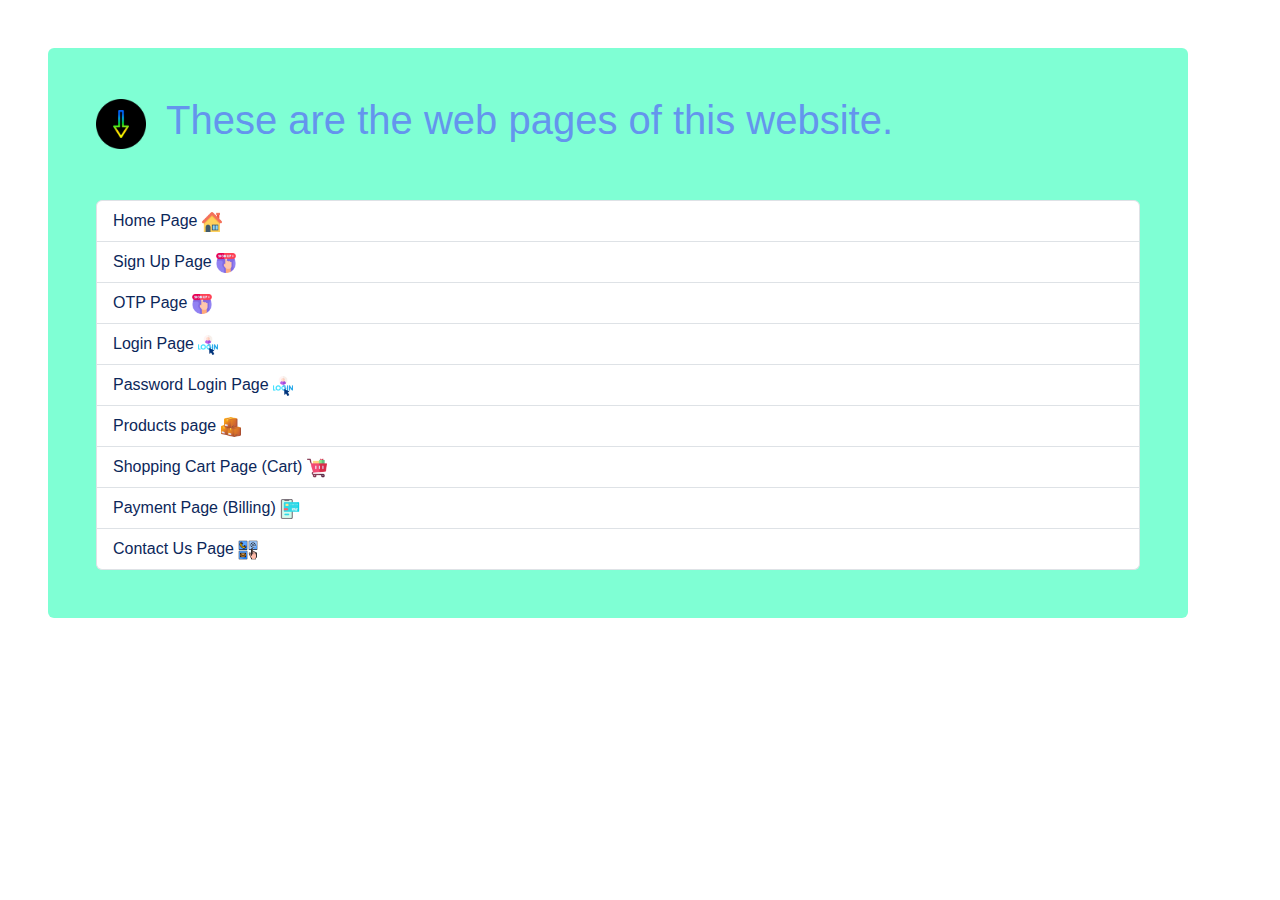
<file: index.html>
<!DOCTYPE html>
<html lang="en">
<head>
    <meta charset="UTF-8">
    <meta name="viewport" content="width=device-width, initial-scale=1.0">
    <title>Online Shopping website - Contents</title>
    <link rel="shortcut icon" href="assets/icons/index/online-shopping.png">
    <link rel="stylesheet" href="css/bootstrap.css">
    <link rel="stylesheet" href="css/styles.css">
</head>
<body>
    <div class="container m-5 p-5 rounded fullBody">
        <div class="header pb-5">
            <img src="assets/icons/index/down-arrow.png" alt="Down Arrow" id="dropDown">
            <h1>These are the web pages of this website.</h1>
        </div>

        <div class="list-group">
            <a href="home.html" class="list-group-item list-group-item-action hp" target="_blank">Home Page <img src="assets/icons/index/home.png" alt="Home" class="icons"></a>
            <a href="signup.html" class="list-group-item list-group-item-action " target="_blank">Sign Up Page <img src="assets/icons/index/signup.png" alt="Sign Up" class="icons"></a>
            <a href="OTP.html" class="list-group-item list-group-item-action " target="_blank">OTP Page <img src="assets/icons/index/signup.png" alt="Sign Up" class="icons"></a>
            <a href="login.html" class="list-group-item list-group-item-action" target="_blank">Login Page <img src="assets/icons/index/login.png" alt="Log In" class="icons"></a>
            <a href="passwordLogin.html" class="list-group-item list-group-item-action" target="_blank">Password Login Page <img src="assets/icons/index/login.png" alt="Log In" class="icons"></a>
            <a href="products.html" class="list-group-item list-group-item-action" target="_blank">Products page <img src="assets/icons/index/products.png" alt="Products" class="icons"></a>
            <a href="cart.html" class="list-group-item list-group-item-action" target="_blank">Shopping Cart Page (Cart) <img src="assets/icons/index/cart.png" alt="Cart" class="icons"></a>
            <a href="payment.html" class="list-group-item list-group-item-action" target="_blank">Payment Page (Billing) <img src="assets/icons/index/pay.png" alt="Pay" class="icons"></a>
            <a href="contactUs.html" class="list-group-item list-group-item-action" target="_blank">Contact Us Page <img src="assets/icons/index/contact.png" alt="Contact" class="icons"></a>
        </div>
    </div>
    
</body>
</html>
</file>
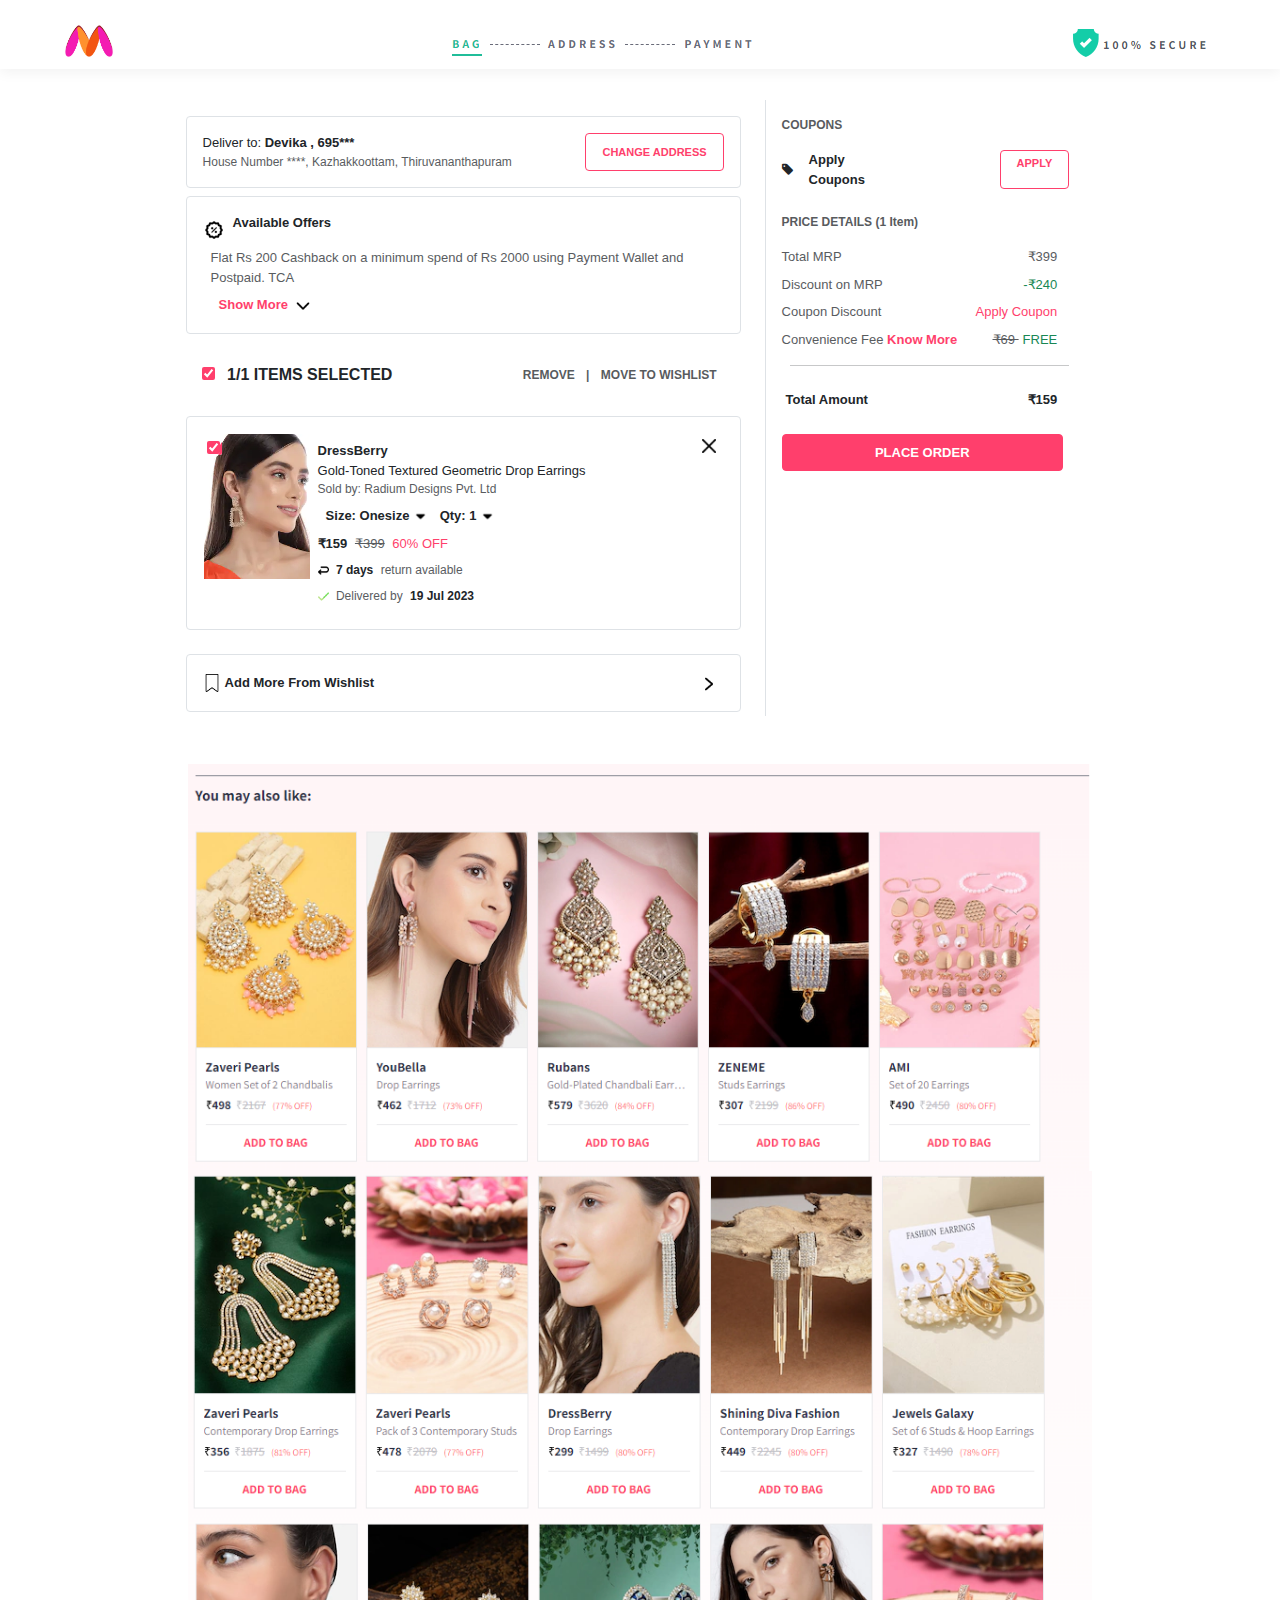
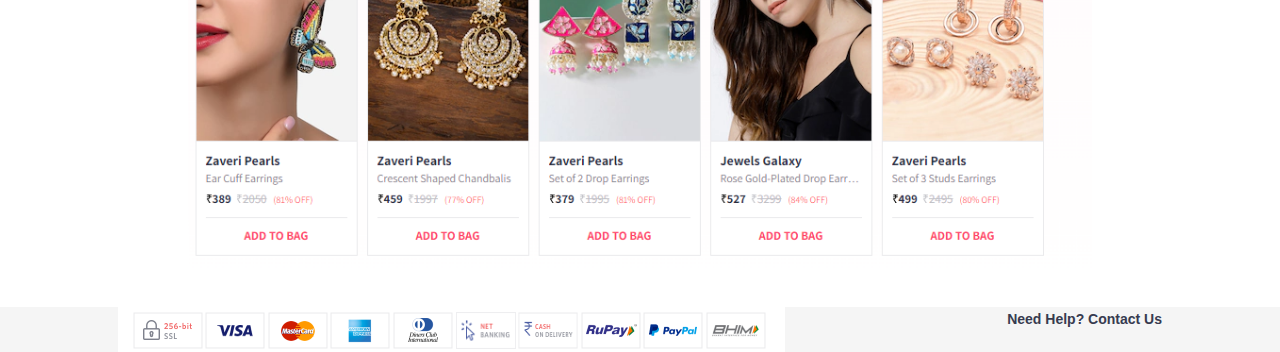
<file: cart.html>
<!DOCTYPE html>
<html lang="en">

<head>
    <meta charset="UTF-8">
    <meta name="viewport" content="width=device-width, initial-scale=1.0">
    <title>SHOPPING BAG</title>
    <link rel="shortcut icon" href="assets/icons/header/myntra-logo.png">
    <link rel="stylesheet" href="css/cart.css">
    <link rel="stylesheet" href="css/bootstrap.css">
    <link rel="stylesheet" href="https://cdnjs.cloudflare.com/ajax/libs/font-awesome/4.7.0/css/font-awesome.min.css">
    <script src=""></script>
</head>

<body>

    <!-- Header nav bar starts -->
    <div class="headerNav navShadow container-fluid navbar-expand-lg pt-4 ps-4 mb-4 bg-white fixed-top">
        <div class="row ps-4">
            <div class="container d-flex justify-content-between">
                <!-- Myntra logo starts -->
                <div class="px-3 myntraLogo">
                    <img alt="Myntra Logo" src="assets/icons/header/myntra-logo.png" width="50">
                </div>
                <!-- Myntra logo ends -->
                <!-- Middle image starts -->
                <div>
                    <img src="assets/images/cart/nav-middle.png" alt="Bag marker">
                </div>
                <!-- Middle image ends -->
                <!-- Right image starts -->
                <div class="pe-5">
                    <img src="assets/images/cart/nav-right.png" alt="100% secure">
                </div>
                <!-- Right image ends -->
            </div>
        </div>
    </div>
    <!-- Header Nav bar ends -->

    <!-- Main section starts -->
    <div class="container-fluid mainSection mb-5">

        <!-- Main top section starts -->
        <div class="mainTop border-right border-secondary d-flex mb-5">

            <!-- Main top left section starts -->
            <div class="mainTopLeft border-end border-secondary-emphasis">
                <div
                    class="d-flex justify-content-between border border-secondary-emphasis rounded-1 ms-5 me-4 mt-3 mb-1 p-3">
                    <div>
                        <div class="fs-14px">Deliver to: <b>Devika , 695***</b></div>
                        <div class="opacity-75 fs-12px">House Number ****, Kazhakkoottam, Thiruvananthapuram</div>
                    </div>
                    <div class="d-flex align-items-center justify-content-between border rounded-1 fw-bold px-3"
                        id="changeAddressButton">CHANGE ADDRESS</div>
                </div>
                <div class="border border-secondary-emphasis rounded-1 ms-5 me-4 mt-2 mb-1 p-3">
                    <div class="d-flex align-items-center">
                        <img src="assets/icons/cart/discount.png" alt="Percentage discount" class="smallIcons me-2">
                        <div class="fw-bold fs-14px mb-3">Available Offers</div>
                    </div>
                    <div class="opacity-75 fs-13x ms-2 mb-2">Flat Rs 200 Cashback on a minimum spend of Rs 2000 using
                        Payment
                        Wallet and Postpaid. TCA</div>
                    <div class="fw-bold fs-14px dropMore ms-3">Show More <img src="assets/icons/cart/down-arrow.png"
                            alt="Drop down" class="smallIcons"></div>
                </div>
                <div class="d-flex justify-content-between align-items-center ms-5 me-4 mt-2 mb-1 p-3">
                    <div class="fw-bold fs-16px">
                        <form>
                            <label class="checkboxPink">
                                <input type="checkbox" class="me-2" checked="checked">
                                <span class="tickMark"></span>
                                1/1 ITEMS SELECTED
                            </label>
                        </form>
                    </div>
                    <div class="fw-bold opacity-75 fs-12px p-2">
                        <span class="pe-2">REMOVE</span> | <span class="ps-2">MOVE TO WISHLIST</span>
                    </div>
                </div>
                <div
                    class="d-flex justify-content-between border border-secondary-emphasis rounded-1 ms-5 me-4 mt-2 mb-1 p-3">
                    <div class="d-flex">
                        <div id="relativeOfCheckBox">
                            <img src="assets/images/cart/item-in-bag.png" alt="Item in bag">
                        </div>
                        <div id="absoluteCheckBox">
                            <form>
                                <label class="checkboxPink">
                                    <input type="checkbox" class="ms-1 mt-2" checked="checked">
                                </label>
                            </form>
                        </div>
                        <div class="p-2">
                            <div class="fw-bold fs-14px">DressBerry</div>
                            <div class="fs-14px">Gold-Toned Textured Geometric Drop Earrings</div>
                            <div class="opacity-75 fs-12px">Sold by: Radium Designs Pvt. Ltd</div>
                            <div class="fw-bold fs-14px py-2">
                                <span class="ps-2 pe-2">Size: Onesize <img src="assets/icons/cart/filled-down-arrow.png"
                                        alt="Filled drop down" class="extraSmallIcons"></span>
                                <span>Qty: 1 <img src="assets/icons/cart/filled-down-arrow.png" alt="Filled drop down"
                                        class="extraSmallIcons"></span>
                            </div>
                            <div class="fs-14px">
                                <span class="fw-bold pe-1">₹159</span>
                                <del class="opacity-75 pe-1">₹399</del>
                                <span class="offerPink">60% OFF</span>
                            </div>
                            <div class="fs-12px py-2">
                                <img src="assets/icons/cart/return.png" alt="Return Arrow" class="extraSmallIcons pe-1">
                                <span class="fw-bold pe-1">7 days </span>
                                <span class="opacity-75"> return available</span>
                            </div>
                            <div class="fs-12px">
                                <img src="assets/icons/cart/tick.png" alt="Green Tick" class="extraSmallIcons pe-1">
                                <!-- <i class="fa fa-check" class="pe-1 text-success"></i> -->
                                <span class="opacity-75 pe-1">Delivered by </span>
                                <span class="fw-bold"> 19 Jul 2023</span>
                            </div>
                        </div>
                    </div>
                    <div>
                        <img src="assets/icons/cart/close.png" alt="Close Button" class="smallIcons pe-2">
                    </div>
                </div>
                <div
                    class="d-flex align-items-center justify-content-between border border-secondary-emphasis rounded-1 ms-5 me-4 mt-4 mb-1 p-3 fw-bold">
                    <div class="d-flex align-items-center">
                        <img src="assets/icons/cart/bookmark.png" alt="Bookmark" class="smallIcons pe-1">
                        <div class="fs-14px">Add More From Wishlist</div>
                    </div>
                    <div class="fw-bolder pe-1">
                        <img src="assets/icons/cart/next.png" alt="Right Arrow" class="smallIcons">
                    </div>
                </div>
            </div>
            <!-- Main top left section ends -->

            <!-- Main top right section starts -->
            <div class="mainTopRight">
                <div class="m-3 fs-12px fw-bold opacity-75">COUPONS</div>
                <div class="d-flex justify-content-between ms-3 mt-3 mb-4 me-5 fw-bold">
                    <div class="d-flex align-items-center fs-14px ">
                        <i class="fa fa-tag me-3"></i>
                        <div class="me-5">Apply Coupons</div>
                    </div>
                    <div class="ms-5 fs-12px border rounded-1 px-3 py-1" id="applyButton">APPLY</div>
                </div>
                <div class="ms-3 mb-1 fs-12px opacity-75 fw-bold">PRICE DETAILS (1 Item)</div>
                <div class="row ms-1 mt-3 me-5 justify-content-between fs-14px opacity-75">
                    <div class="col-auto">
                        Total MRP
                    </div>
                    <div class="col-auto ">
                        ₹399
                    </div>
                </div>
                <div class="row ms-1 mt-2 me-5 justify-content-between fs-14px">
                    <div class="col-auto opacity-75">
                        Discount on MRP
                    </div>
                    <div class="col-auto text-success">
                        -₹240
                    </div>
                </div>
                <div class="row ms-1 mt-2 me-5 justify-content-between fs-14px">
                    <div class="col-auto opacity-75">
                        Coupon Discount
                    </div>
                    <div class="col-auto offerPink">
                        Apply Coupon
                    </div>
                </div>
                <div class="row ms-1 mt-2 me-5 justify-content-between fs-14px">
                    <div class="col-auto">
                        <span class="opacity-75">Convenience Fee </span>
                        <span class="fw-bold offerPink">Know More</span>
                    </div>
                    <div class="col-auto">
                        <del class="opacity-75 me-1">₹69 </del>
                        <span class="text-success">FREE</span>
                    </div>
                </div>
                <hr class="ms-4 me-5">
                <div class="row ms-2 me-5 my-4 justify-content-between fw-bold fs-15px">
                    <div class="col-auto">
                        Total Amount
                    </div>
                    <div class="col-auto ">
                        ₹159
                    </div>
                </div>
                <div class="ms-3 d-flex align-items-center justify-content-center text-white fw-bold fs-14px border rounded-1 py-2 px-5"
                    id="placeOrderButton">
                    PLACE ORDER
                </div>
            </div>
            <!-- Main top right section ends -->

        </div>
        <!-- Main top section ends -->

        <!-- You may also like section starts -->
        <div class="youMayAlsoLike mx-5 row justify-content-center">
            <img src="assets/images/cart/you-may-also-like-1.png" alt="">
            <img src="assets/images/cart/you-may-also-like-2.png" alt="">
            <img src="assets/images/cart/you-may-also-like-3.png" alt="">
        </div>
        <!-- You may also like section ends -->

    </div>
    <!-- Main section ends -->

    <!-- Footer starts -->
    <div class="container-fluid footerSection">
        <div class="container-lg text-md-start text-center">
            <div class="row mx-4 justify-content-between">
                <div class="col-auto">
                    <img src="assets/images/cart/footer-left.png" alt="Payment methods">
                </div>
                <div class="col-auto fw-bold">
                    <a href="https://www.myntra.com/contactus">
                        Need Help? Contact Us
                    </a>
                </div>
            </div>
        </div>
    </div>
    <!-- Footer ends -->

</body>

</html>
</file>
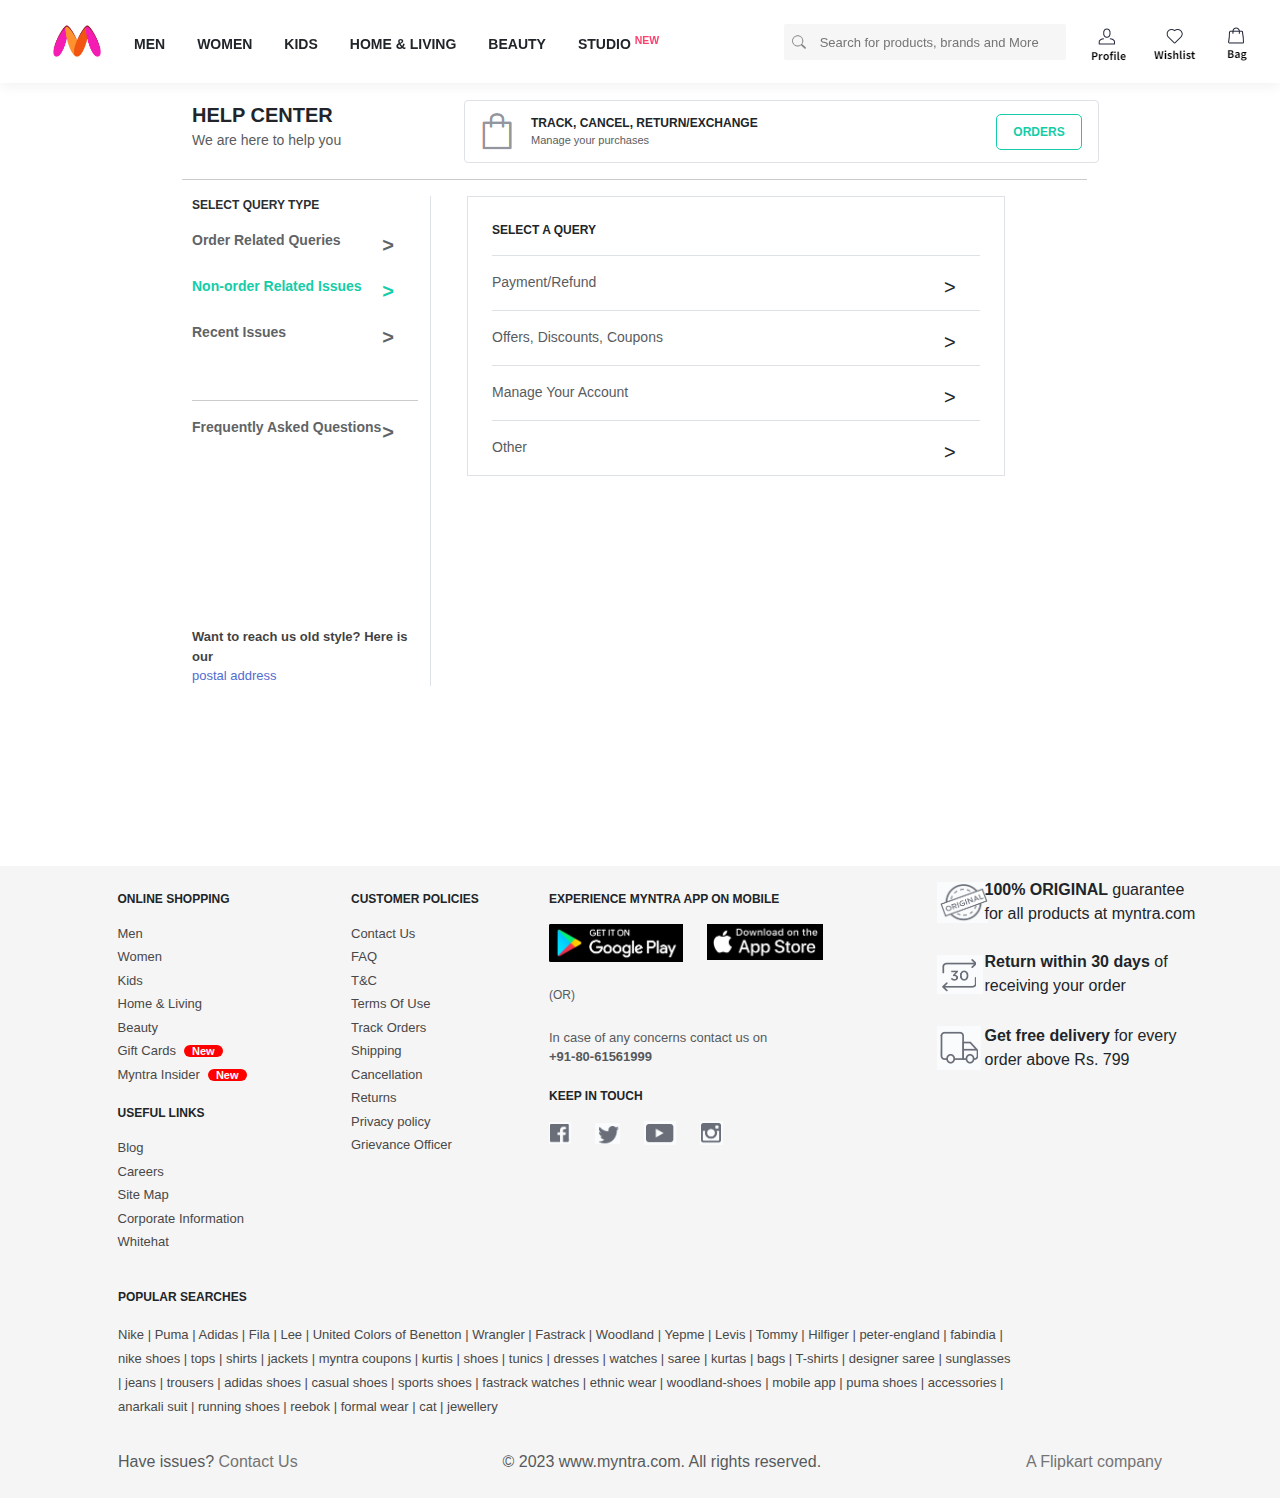
<file: contactUs.html>
<!DOCTYPE html>
<html lang="en">

<head>
    <meta charset="UTF-8">
    <meta name="viewport" content="width=device-width, initial-scale=1.0">
    <title>Help Center</title>
    <link rel="shortcut icon" href="assets/icons/header/myntra-logo.png">
    <link rel="stylesheet" href="css/contactUs.css">
    <link rel="stylesheet" href="css/bootstrap.css">
    <link rel="stylesheet" href="https://cdnjs.cloudflare.com/ajax/libs/font-awesome/4.7.0/css/font-awesome.min.css">
    <script src=""></script>
</head>

<body>

    <!-- Header nav bar starts -->
    <div class="headerNav navShadow container-fluid navbar-expand-lg pt-4 ps-4 mb-4 bg-white fixed-top">
        <div class="row ps-4">
            <div class="container d-flex justify-content-between">

                <!-- Left part of header nav bar starts -->
                <div class="row col-auto text-start">

                    <!-- Myntra logo starts -->
                    <div class="myntraLogo col-auto px-3">
                        <img alt="Myntra Logo" src="assets/icons/header/myntra-logo.png" width="50">
                    </div>
                    <!-- Myntra logo ends -->

                    <div class="row col-auto collapse navbar-collapse">

                        <!-- Men section starts -->
                        <div class="navLinks navLinkMen col-auto mt-2 pb-4 px-3">
                            <span class="fw-14 fw-bold">MEN</span>
                            <!-- Hover content of Men starts -->
                            <div class="content container-fluid d-lg-flex d-none">
                                <div class="contents col-auto-12 row">
                                    <div class="col-auto ms-2 pe-5">
                                        <div class="conSection nav-tabs pb-3 mt-2">
                                            <div class="text-danger fw-bolder fs-13x mb-2 hoversub menSectionHeadings">
                                                Top Wear</div>
                                            <div class=" fs-13x hoversub">T-Shirts</div>
                                            <div class=" fs-13x hoversub">Casual Shirts</div>
                                            <div class=" fs-13x hoversub">Formal Shirts</div>
                                            <div class=" fs-13x hoversub">Sweatshirts</div>
                                            <div class=" fs-13x hoversub">Sweaters</div>
                                            <div class=" fs-13x hoversub">Jackets</div>
                                            <div class=" fs-13x hoversub">Blazers & Coats</div>
                                            <div class=" fs-13x hoversub">Suits</div>
                                            <div class=" fs-13x hoversub">Rain Jackets</div>
                                        </div>
                                        <div class="conSection pb-3 mt-2">
                                            <div class="text-danger fw-bolder fs-13x mb-2 hoversub menSectionHeadings">
                                                Indian & Festive Wear</div>
                                            <div class=" fs-13x hoversub">Kurtas & Kurta Sets</div>
                                            <div class=" fs-13x hoversub">Sherwanis</div>
                                            <div class=" fs-13x hoversub">Nehru Jackets</div>
                                            <div class=" fs-13x hoversub">Dhotis</div>
                                        </div>
                                    </div>
                                    <div class="col-auto ms-2 pe-5">
                                        <div class="conSection nav-tabs pb-3 mt-2">
                                            <div class="text-danger fw-bolder fs-13x mb-2 hoversub menSectionHeadings">
                                                Bottom Wear</div>
                                            <div class=" fs-13x hoversub">Jeans</div>
                                            <div class=" fs-13x hoversub">Casual Trousers</div>
                                            <div class=" fs-13x hoversub">Formal Trousers</div>
                                            <div class=" fs-13x hoversub">Shorts</div>
                                            <div class=" fs-13x hoversub">Track Pants & Joggers</div>
                                        </div>
                                        <div class="conSection pb-3 mt-2 nav-tabs">
                                            <div class="text-danger fw-bolder fs-13x mb-2 hoversub menSectionHeadings">
                                                Inner Wear & Sleepwear Wear </div>
                                            <div class=" fs-13x hoversub">Briefs & Trunks</div>
                                            <div class=" fs-13x hoversub">Boxers</div>
                                            <div class=" fs-13x hoversub">Vests</div>
                                            <div class=" fs-13x hoversub">Sleepwear & Loungewear</div>
                                            <div class=" fs-13x hoversub">Thermals</div>
                                        </div>
                                        <div class="conSection pb-3 mt-2">
                                            <div class="text-danger fw-bolder fs-13x mb-2 hoversub menSectionHeadings">
                                                Plus Size </div>
                                        </div>
                                    </div>
                                    <div class="col-auto ms-2 pe-5">
                                        <div class="conSection nav-tabs pb-3 mt-2">
                                            <div class="text-danger fw-bolder fs-13x mb-2 hoversub menSectionHeadings">
                                                Foot Wear</div>
                                            <div class=" fs-13x hoversub">Casual Shoes</div>
                                            <div class=" fs-13x hoversub">Sports Shoes</div>
                                            <div class=" fs-13x hoversub">Formal Shoes</div>
                                            <div class=" fs-13x hoversub">Sneakers</div>
                                            <div class=" fs-13x hoversub">Sandals & Floaters</div>
                                            <div class=" fs-13x hoversub">Flip Flops</div>
                                            <div class=" fs-13x hoversub">Socks</div>
                                        </div>
                                        <div class="conSection pb-3 mt-2 ">
                                            <div class="text-danger fw-bolder fs-13x mb-2 hoversub menSectionHeadings">
                                                Personal Care & Grooming </div>
                                        </div>
                                        <div class="conSection pb-3 mt-2">
                                            <div class="text-danger fw-bolder fs-13x mb-2 hoversub menSectionHeadings">
                                                Sunglass & Frames </div>
                                        </div>
                                        <div class="conSection pb-3 mt-2">
                                            <div class="text-danger fw-bolder fs-13x mb-2 hoversub menSectionHeadings">
                                                Watches</div>
                                        </div>
                                    </div>
                                    <div class="col-auto ms-2 pe-5">
                                        <div class="conSection nav-tabs pb-3 mt-2">
                                            <div class="text-danger fw-bolder fs-13x mb-2 hoversub menSectionHeadings">
                                                Sports & Active Wear </div>
                                            <div class=" fs-13x hoversub">Sports Shoes</div>
                                            <div class=" fs-13x hoversub">Sports Sandals</div>
                                            <div class=" fs-13x hoversub">Active T-Shirts</div>
                                            <div class=" fs-13x hoversub">Track Pants & Shorts</div>
                                            <div class=" fs-13x hoversub">Tracksuits</div>
                                            <div class=" fs-13x hoversub">Jackets & Sweatshirts</div>
                                            <div class=" fs-13x hoversub">Sports Accessories</div>
                                            <div class=" fs-13x hoversub">Swimwear</div>
                                        </div>
                                        <div class="conSection pb-3 mt-2">
                                            <div class="text-danger fw-bolder fs-13x mb-2 hoversub menSectionHeadings">
                                                Gadgets</div>
                                            <div class=" fs-13x hoversub">Smart Wearables</div>
                                            <div class=" fs-13x hoversub">Fitness Gadgets</div>
                                            <div class=" fs-13x hoversub">Headphones</div>
                                            <div class=" fs-13x hoversub">Speakers</div>
                                        </div>
                                    </div>
                                    <div class="col-auto ms-2 pe-5">
                                        <div class="conSection nav-tabs pb-3 mt-2">
                                            <div class="text-danger fw-bolder fs-13x mb-2 hoversub menSectionHeadings">
                                                Fashion Accessories </div>
                                            <div class=" fs-13x hoversub">Wallets</div>
                                            <div class=" fs-13x hoversub">Belts</div>
                                            <div class=" fs-13x hoversub">Perfumes & Body Mists</div>
                                            <div class=" fs-13x hoversub">Trimmers</div>
                                            <div class=" fs-13x hoversub">Deodorants</div>
                                            <div class=" fs-13x hoversub">Ties, Cufflinks </div>
                                            <div class=" fs-13x hoversub">Accessory Gift Sets</div>
                                            <div class=" fs-13x hoversub">Caps & Hats</div>
                                            <div class=" fs-13x hoversub">Mufflers, Scarves</div>
                                            <div class=" fs-13x hoversub">Phone Cases</div>
                                            <div class=" fs-13x hoversub">Rings & Wristwear</div>
                                            <div class=" fs-13x hoversub">Helmets</div>
                                        </div>
                                        <div class="conSection pb-3 mt-2">
                                            <div class="text-danger fw-bolder fs-13x mb-2 hoversub menSectionHeadings">
                                                Bags & Backpacks </div>
                                        </div>
                                        <div class="conSection pb-3 mt-2">
                                            <div class="text-danger fw-bolder fs-13x mb-2 hoversub menSectionHeadings">
                                                Luggages & Trolleys </div>
                                        </div>
                                    </div>
                                </div>
                            </div>
                            <!-- Hover content of men ends -->
                        </div>
                        <!-- Men section ends -->

                        <!-- Women section starts -->
                        <div class="navLinks navLinkWomen col-auto mt-2 pb-4 px-3">
                            <span class="fw-14 fw-bold">WOMEN</span>
                            <!-- Hover content of women starts -->
                            <div class="content">
                                <div class="contents col-auto-12 row">
                                    <div class="col-auto ms-2 pe-5">
                                        <div class="conSection nav-tabs pb-3 mt-2">
                                            <div class="fw-bolder fs-13x mb-2 hoversub womenSectionHeadings">Indian &
                                                Fusion Wear </div>
                                            <div class=" fs-13x hoversub">Kurtas & Suits</div>
                                            <div class=" fs-13x hoversub">Kurtis, Tunics & Tops</div>
                                            <div class=" fs-13x hoversub">Sarees</div>
                                            <div class=" fs-13x hoversub">Ethnic Wear</div>
                                            <div class=" fs-13x hoversub">Leggings & Churidars</div>
                                            <div class=" fs-13x hoversub">Skirts & Palazzos</div>
                                            <div class=" fs-13x hoversub">Dress Materials</div>
                                            <div class=" fs-13x hoversub">Lehenga Cholis</div>
                                            <div class=" fs-13x hoversub">Dupattas & Shawls</div>
                                            <div class=" fs-13x hoversub">Jackets</div>
                                        </div>
                                        <div class="conSection pb-3 mt-2">
                                            <div class="fw-bolder fs-13x mb-2 hoversub womenSectionHeadings">Belts,
                                                Scarves & More </div>
                                        </div>
                                        <div class="conSection pb-3 mt-2">
                                            <div class="fw-bolder fs-13x mb-2 hoversub womenSectionHeadings">Watches &
                                                Wearables </div>
                                        </div>
                                    </div>
                                    <div class="col-auto ms-2 pe-5">
                                        <div class="conSection nav-tabs pb-3 mt-2">
                                            <div class="fw-bolder fs-13x mb-2 hoversub womenSectionHeadings">Western
                                                Wear</div>
                                            <div class=" fs-13x hoversub">Dresses</div>
                                            <div class=" fs-13x hoversub">Tops</div>
                                            <div class=" fs-13x hoversub">Tshirts</div>
                                            <div class=" fs-13x hoversub">Jeans</div>
                                            <div class=" fs-13x hoversub">Trousers & Capris</div>
                                            <div class=" fs-13x hoversub">Shorts & Skirts</div>
                                            <div class=" fs-13x hoversub">Co-ords</div>
                                            <div class=" fs-13x hoversub">Playsuits</div>
                                            <div class=" fs-13x hoversub">Jumpsuits</div>
                                            <div class=" fs-13x hoversub">Shrugs</div>
                                            <div class=" fs-13x hoversub">Sweaters & Sweatshirts</div>
                                            <div class=" fs-13x hoversub">Jackets & Coats</div>
                                            <div class=" fs-13x hoversub">Blazers & Waistcoats</div>
                                        </div>
                                        <div class="conSection pb-3 mt-2">
                                            <div class="fw-bolder fs-13x mb-2 hoversub womenSectionHeadings">Plus Size
                                            </div>
                                        </div>
                                    </div>
                                    <div class="col-auto ms-2 pe-5">
                                        <div class="conSection pb-3 mt-2">
                                            <div class="fw-bolder fs-13x mb-2 hoversub womenSectionHeadings">Maternity
                                            </div>
                                        </div>
                                        <div class="conSection pb-3 mt-2">
                                            <div class="fw-bolder fs-13x mb-2 hoversub womenSectionHeadings">Sunglasses
                                                & Frames </div>
                                        </div>
                                        <div class="conSection nav-tabs pb-3 mt-2">
                                            <div class="fw-bolder fs-13x mb-2 hoversub womenSectionHeadings">Foot Wear
                                            </div>
                                            <div class=" fs-13x hoversub">Flats</div>
                                            <div class=" fs-13x hoversub">Casual Shoes</div>
                                            <div class=" fs-13x hoversub">Heels</div>
                                            <div class=" fs-13x hoversub">Boots</div>
                                            <div class=" fs-13x hoversub">Sports Shoes & Floaters</div>
                                        </div>
                                        <div class="conSection pb-3 mt-2">
                                            <div class="fw-bolder fs-13x mb-2 hoversub womenSectionHeadings">Sports &
                                                Active Wear </div>
                                            <div class=" fs-13x hoversub">Clothing</div>
                                            <div class=" fs-13x hoversub">Footwear</div>
                                            <div class=" fs-13x hoversub">Sports Accessories</div>
                                            <div class=" fs-13x hoversub">Sports Equipment</div>
                                        </div>
                                    </div>
                                    <div class="col-auto ms-2 pe-5">
                                        <div class="conSection nav-tabs pb-3 mt-2">
                                            <div class="fw-bolder fs-13x mb-2 hoversub womenSectionHeadings">Lingerie &
                                                Sleepwear </div>
                                            <div class=" fs-13x hoversub">Bra</div>
                                            <div class=" fs-13x hoversub">Briefs</div>
                                            <div class=" fs-13x hoversub">Shapewear</div>
                                            <div class=" fs-13x hoversub">Sleepwear & Loungewear</div>
                                            <div class=" fs-13x hoversub">Swimwear</div>
                                            <div class=" fs-13x hoversub">Camisoles & Thermals</div>
                                        </div>
                                        <div class="conSection pb-3 mt-2">
                                            <div class="fw-bolder fs-13x mb-2 hoversub womenSectionHeadings">Beauty &
                                                Personal Care </div>
                                            <div class=" fs-13x hoversub">Makeup</div>
                                            <div class=" fs-13x hoversub">Skincare</div>
                                            <div class=" fs-13x hoversub">Premium Beauty</div>
                                            <div class=" fs-13x hoversub">Lipsticks</div>
                                            <div class=" fs-13x hoversub">Fragrances</div>
                                        </div>
                                    </div>
                                    <div class="col-auto ms-2 pe-5">
                                        <div class="conSection nav-tabs pb-3 mt-2">
                                            <div class="fw-bolder fs-13x mb-2 hoversub womenSectionHeadings">Gadgets
                                            </div>
                                            <div class=" fs-13x hoversub">Smart Wearables</div>
                                            <div class=" fs-13x hoversub">Fitness Gadgets</div>
                                            <div class=" fs-13x hoversub">Headphones</div>
                                            <div class=" fs-13x hoversub">Speakers</div>
                                        </div>
                                        <div class="conSection nav-tabs pb-3 mt-2">
                                            <div class="fw-bolder fs-13x mb-2 hoversub womenSectionHeadings">Jewellery
                                            </div>
                                            <div class=" fs-13x hoversub">Fashion Jewellery</div>
                                            <div class=" fs-13x hoversub">Fine Jewellery</div>
                                            <div class=" fs-13x hoversub">Earrings</div>
                                        </div>
                                        <div class="conSection pb-3 mt-2">
                                            <div class="fw-bolder fs-13x mb-2 hoversub womenSectionHeadings">Backpacks
                                            </div>
                                        </div>
                                        <div class="conSection pb-3 mt-2">
                                            <div class="fw-bolder fs-13x mb-2 hoversub womenSectionHeadings">Handbags,
                                                Bags & Wallets</div>
                                        </div>
                                        <div class="conSection pb-3 mt-2">
                                            <div class="fw-bolder fs-13x mb-2 hoversub womenSectionHeadings">Luggages &
                                                Trolleys </div>
                                        </div>
                                    </div>
                                </div>
                            </div>
                            <!-- Hover content of Women ends -->
                        </div>
                        <!-- Women section ends -->

                        <!-- Kids section starts -->
                        <div class="navLinks navLinkKids col-auto mt-2 pb-4 px-3">
                            <span class="fw-14 fw-bold">KIDS</span>
                            <!-- Hover content of Kids starts -->
                            <div class="content">
                                <div class="contents col-auto-12 row">
                                    <div class="col-auto ms-2 pe-5">
                                        <div class="conSection pb-3 mt-2">
                                            <div class="fw-bolder fs-13x mb-2 hoversub kidsSectionHeadings">Boys
                                                Clothing</div>
                                            <div class=" fs-13x hoversub">T-Shirts</div>
                                            <div class=" fs-13x hoversub">Shirts</div>
                                            <div class=" fs-13x hoversub">Shorts</div>
                                            <div class=" fs-13x hoversub">Jeans</div>
                                            <div class=" fs-13x hoversub">Trouserss</div>
                                            <div class=" fs-13x hoversub">Clothing Sets</div>
                                            <div class=" fs-13x hoversub">Ethnic Wear</div>
                                            <div class=" fs-13x hoversub">Track Pants & Pyjamas</div>
                                            <div class=" fs-13x hoversub">Jacket, Sweater & Sweatshirts</div>
                                            <div class=" fs-13x hoversub">Party Wear</div>
                                            <div class=" fs-13x hoversub">Innerwear & Thermals</div>
                                            <div class=" fs-13x hoversub">Nightwear & Loungewear</div>
                                            <div class=" fs-13x hoversub">Value Packs</div>
                                        </div>
                                    </div>
                                    <div class="col-auto ms-2 pe-5">
                                        <div class="conSection pb-3 mt-2">
                                            <div class="fw-bolder fs-13x mb-2 hoversub kidsSectionHeadings">Girls
                                                Clothing</div>
                                            <div class=" fs-13x hoversub">Dresses</div>
                                            <div class=" fs-13x hoversub">Tops</div>
                                            <div class=" fs-13x hoversub">Tshirts</div>
                                            <div class=" fs-13x hoversub">Clothing Sets</div>
                                            <div class=" fs-13x hoversub">Lehenga choli</div>
                                            <div class=" fs-13x hoversub">Kurta Sets</div>
                                            <div class=" fs-13x hoversub">Party wear</div>
                                            <div class=" fs-13x hoversub">Dungarees & Jumpsuits</div>
                                            <div class=" fs-13x hoversub">Skirts & shorts</div>
                                            <div class=" fs-13x hoversub">Tights & Leggings</div>
                                            <div class=" fs-13x hoversub">Jeans, Trousers & Capris</div>
                                            <div class=" fs-13x hoversub">Jacket, Sweaters</div>
                                            <div class=" fs-13x hoversub">Innerwear & Thermals</div>
                                            <div class=" fs-13x hoversub">Nightwear & Loungewear</div>
                                            <div class=" fs-13x hoversub">Value Packs</div>
                                        </div>
                                    </div>
                                    <div class="col-auto ms-2 pe-5">
                                        <div class="conSection nav-tabs pb-3 mt-2">
                                            <div class="fw-bolder fs-13x mb-2 hoversub kidsSectionHeadings">Foot Wear
                                            </div>
                                            <div class=" fs-13x hoversub">Casual Shoes</div>
                                            <div class=" fs-13x hoversub">Flipflops</div>
                                            <div class=" fs-13x hoversub">Sports Shoes</div>
                                            <div class=" fs-13x hoversub">Flats</div>
                                            <div class=" fs-13x hoversub">Sandals</div>
                                            <div class=" fs-13x hoversub">Heels</div>
                                            <div class=" fs-13x hoversub">School Shoes</div>
                                            <div class=" fs-13x hoversub">Socks</div>
                                        </div>
                                        <div class="conSection pb-3 mt-2">
                                            <div class="fw-bolder fs-13x mb-2 hoversub kidsSectionHeadings">Toys</div>
                                            <div class=" fs-13x hoversub">Learning & Development</div>
                                            <div class=" fs-13x hoversub">Activity Toys</div>
                                            <div class=" fs-13x hoversub">Soft Toys</div>
                                            <div class=" fs-13x hoversub">Action Figure / Play set</div>
                                        </div>
                                    </div>
                                    <div class="col-auto ms-2 pe-5">
                                        <div class="conSection nav-tabs pb-3 mt-2">
                                            <div class="fw-bolder fs-13x mb-2 hoversub kidsSectionHeadings">Infants
                                            </div>
                                            <div class=" fs-13x hoversub">Bodysuits</div>
                                            <div class=" fs-13x hoversub">Rompers & Sleepsuits</div>
                                            <div class=" fs-13x hoversub">Clothing Sets</div>
                                            <div class=" fs-13x hoversub">Tshirts & Tops</div>
                                            <div class=" fs-13x hoversub">Dresses</div>
                                            <div class=" fs-13x hoversub">Bottom wear</div>
                                            <div class=" fs-13x hoversub">Winter Wear</div>
                                            <div class=" fs-13x hoversub">Innerwear & Sleepwear</div>
                                            <div class=" fs-13x hoversub">Infant Care</div>
                                        </div>
                                        <div class="conSection pb-3 mt-2">
                                            <div class="fw-bolder fs-13x mb-2 hoversub kidsSectionHeadings">Home & Bath
                                            </div>
                                        </div>
                                        <div class="conSection pb-3 mt-2">
                                            <div class="fw-bolder fs-13x mb-2 hoversub kidsSectionHeadings">Personal
                                                Care </div>
                                        </div>
                                    </div>
                                    <div class="col-auto ms-2 pe-5">
                                        <div class="conSection nav-tabs pb-3 mt-2">
                                            <div class="fw-bolder fs-13x mb-2 hoversub kidsSectionHeadings">Kids
                                                Accessories </div>
                                            <div class=" fs-13x hoversub">Bags & Backpacks</div>
                                            <div class=" fs-13x hoversub">Watches</div>
                                            <div class=" fs-13x hoversub">Jewellery & Hair accessory</div>
                                            <div class=" fs-13x hoversub">Sunglasses</div>
                                            <div class=" fs-13x hoversub">Masks & Protective Gears</div>
                                            <div class=" fs-13x hoversub">Caps & Hats</div>
                                        </div>
                                        <div class="conSection pb-3 mt-2">
                                            <div class="fw-bolder fs-13x mb-2 hoversub kidsSectionHeadings">Brands</div>
                                            <div class=" fs-13x hoversub">Bags & Backpacks</div>
                                            <div class=" fs-13x hoversub">H&M</div>
                                            <div class=" fs-13x hoversub">Max Kids</div>
                                            <div class=" fs-13x hoversub">Pantaloons</div>
                                            <div class=" fs-13x hoversub">UCBenettonKids</div>
                                            <div class=" fs-13x hoversub">YK</div>
                                            <div class=" fs-13x hoversub">U.S.PoloAssn.</div>
                                            <div class=" fs-13x hoversub">Mothercare</div>
                                            <div class=" fs-13x hoversub">HRX</div>
                                        </div>
                                    </div>
                                </div>
                            </div>
                            <!-- Hover content of Kids ends-->
                        </div>
                        <!--Kids section ends -->

                        <!-- Home & Living section starts -->
                        <div class="navLinks navLinkHomeLiving col-auto mt-2 pb-4 px-3">
                            <span class="fw-14 fw-bold"> HOME & LIVING </span>
                            <!-- Hover content of Home & Living starts -->
                            <div class="content">
                                <div class="contents col-auto-12 row">
                                    <div class="col-auto ms-2 pe-5">
                                        <div class="conSection nav-tabs pb-3 mt-2">
                                            <div class="fw-bolder fs-13x mb-2 hoversub  homeLivingSectionHeadings">Bed
                                                Linen & Furnishing</div>
                                            <div class=" fs-13x hoversub">Bed Runners</div>
                                            <div class=" fs-13x hoversub">Mattress Protectors</div>
                                            <div class=" fs-13x hoversub">Bedsheets</div>
                                            <div class=" fs-13x hoversub">Bedding Sets</div>
                                            <div class=" fs-13x hoversub">Blankets, Quilts & Dohars</div>
                                            <div class=" fs-13x hoversub">Pillows & Pillow Covers</div>
                                            <div class=" fs-13x hoversub">Bed Covers</div>
                                            <div class=" fs-13x hoversub">Diwan Sets</div>
                                            <div class=" fs-13x hoversub">Chair Pads & Covers</div>
                                            <div class=" fs-13x hoversub">Sofa Covers</div>
                                        </div>
                                        <div class="conSection pb-3 mt-2">
                                            <div class="fw-bolder fs-13x mb-2 hoversub homeLivingSectionHeadings">
                                                Flooring</div>
                                            <div class=" fs-13x hoversub">Floor Runners</div>
                                            <div class=" fs-13x hoversub">Carpets</div>
                                            <div class=" fs-13x hoversub">Floor Mats & Dhurries</div>
                                            <div class=" fs-13x hoversub">Door Mats</div>
                                        </div>
                                    </div>
                                    <div class="col-auto ms-2 pe-5">
                                        <div class="conSection nav-tabs pb-3 mt-2">
                                            <div class="fw-bolder fs-13x mb-2 hoversub homeLivingSectionHeadings">Bath
                                            </div>
                                            <div class=" fs-13x hoversub">Bath Towels</div>
                                            <div class=" fs-13x hoversub">Hand & Face Towels</div>
                                            <div class=" fs-13x hoversub">Beach Towels</div>
                                            <div class=" fs-13x hoversub">Towels Set</div>
                                            <div class=" fs-13x hoversub">Bath Rugs</div>
                                            <div class=" fs-13x hoversub">Bath Robes</div>
                                            <div class=" fs-13x hoversub">Bathroom Accessories</div>
                                            <div class=" fs-13x hoversub">Shower Curtains</div>
                                        </div>
                                        <div class="conSection pb-3 mt-2">
                                            <div class="fw-bolder fs-13x mb-2 hoversub homeLivingSectionHeadings">Lamps
                                                & Lighting</div>
                                            <div class=" fs-13x hoversub">Floor Lamps</div>
                                            <div class=" fs-13x hoversub">Ceiling Lamps</div>
                                            <div class=" fs-13x hoversub">Table Lamps</div>
                                            <div class=" fs-13x hoversub">Wall Lamps</div>
                                            <div class=" fs-13x hoversub">Outdoor Lamps</div>
                                            <div class=" fs-13x hoversub">String Lights</div>
                                        </div>
                                    </div>
                                    <div class="col-auto ms-2 pe-5">
                                        <div class="conSection nav-tabs pb-3 mt-2">
                                            <div class="fw-bolder fs-13x mb-2 hoversub homeLivingSectionHeadings">Home
                                                Décor</div>
                                            <div class=" fs-13x hoversub">Plants & Planters</div>
                                            <div class=" fs-13x hoversub">Aromas & Candles</div>
                                            <div class=" fs-13x hoversub">Clocks</div>
                                            <div class=" fs-13x hoversub">Mirrors</div>
                                            <div class=" fs-13x hoversub">Wall Décor</div>
                                            <div class=" fs-13x hoversub">Festive Decor</div>
                                            <div class=" fs-13x hoversub">Pooja Essentials</div>
                                            <div class=" fs-13x hoversub">Wall Shelves</div>
                                            <div class=" fs-13x hoversub">Fountains</div>
                                            <div class=" fs-13x hoversub">Showpieces & Vases</div>
                                            <div class=" fs-13x hoversub">Ottoman</div>
                                        </div>
                                        <div class="conSection pb-3 mt-2 ">
                                            <div class="fw-bolder fs-13x mb-2 hoversub homeLivingSectionHeadings">
                                                Cushions & Cushion Covers</div>
                                        </div>
                                        <div class="conSection pb-3 mt-2">
                                            <div class="fw-bolder fs-13x mb-2 hoversub homeLivingSectionHeadings">
                                                Curtains</div>
                                        </div>
                                    </div>
                                    <div class="col-auto ms-2 pe-5">
                                        <div class="conSection pb-3 mt-2">
                                            <div class="fw-bolder fs-13x mb-2 hoversub homeLivingSectionHeadings">Home
                                                Gift Sets</div>
                                        </div>
                                        <div class="conSection nav-tabs pb-3 mt-2">
                                            <div class="fw-bolder fs-13x mb-2 hoversub homeLivingSectionHeadings">
                                                Kitchen & Table</div>
                                            <div class=" fs-13x hoversub">Table Runners</div>
                                            <div class=" fs-13x hoversub">Dinnerware & Serveware</div>
                                            <div class=" fs-13x hoversub">Cups and Mugs</div>
                                            <div class=" fs-13x hoversub">Bakeware & Cookware</div>
                                            <div class=" fs-13x hoversub">Kitchen Storage & Tools</div>
                                            <div class=" fs-13x hoversub">Bar & Drinkware</div>
                                            <div class=" fs-13x hoversub">Table Covers & Furnishings</div>
                                        </div>
                                        <div class="conSection pb-3 mt-2">
                                            <div class="fw-bolder fs-13x mb-2 hoversub homeLivingSectionHeadings">
                                                Storage</div>
                                            <div class=" fs-13x hoversub">Bins</div>
                                            <div class=" fs-13x hoversub">Hangers</div>
                                            <div class=" fs-13x hoversub">Organisers</div>
                                            <div class=" fs-13x hoversub">Hooks & Holders</div>
                                            <div class=" fs-13x hoversub">Laundry Bags</div>
                                        </div>
                                    </div>
                                    <div class="col-auto ms-2 pe-5">
                                        <div class="conSection pb-3 mt-2">
                                            <div class="fw-bolder fs-13x mb-2 hoversub homeLivingSectionHeadings">Brands
                                            </div>
                                            <div class=" fs-13x hoversub">H&M</div>
                                            <div class=" fs-13x hoversub">Marks & Spencer</div>
                                            <div class=" fs-13x hoversub">Home Centre</div>
                                            <div class=" fs-13x hoversub">Spaces</div>
                                            <div class=" fs-13x hoversub">D'Decor</div>
                                            <div class=" fs-13x hoversub">Story@Home</div>
                                            <div class=" fs-13x hoversub">Pure Home & Living</div>
                                            <div class=" fs-13x hoversub">Swayam</div>
                                            <div class=" fs-13x hoversub">Raymond Home</div>
                                            <div class=" fs-13x hoversub">Maspar</div>
                                            <div class=" fs-13x hoversub">Trident</div>
                                            <div class=" fs-13x hoversub">Cortina</div>
                                            <div class=" fs-13x hoversub">Random</div>
                                            <div class=" fs-13x hoversub">Ellementry</div>
                                            <div class=" fs-13x hoversub">ROMEE</div>
                                            <div class=" fs-13x hoversub">SEJ by Nisha Gupta</div>
                                        </div>
                                    </div>
                                </div>
                            </div>
                            <!-- Hover content of Home & Living starts -->
                        </div>
                        <!-- Home & Living section ends -->

                        <!-- Beauty section starts -->
                        <div class="navLinks navLinkBeauty col-auto mt-2 pb-4 px-3">
                            <span class="fw-14 fw-bold">BEAUTY</span>
                            <!-- Hover content of Beauty starts -->
                            <div class="content">
                                <div class="contents col-auto-12 row">
                                    <div class="col-auto ms-2 pe-5">
                                        <div class="fw-bolder fs-13x mb-2 hoversub beautySectionHeadings">Makeup</div>
                                        <div class=" fs-13x hoversub">Lipstick</div>
                                        <div class=" fs-13x hoversub">Lip Gloss</div>
                                        <div class=" fs-13x hoversub">Lip Liner</div>
                                        <div class=" fs-13x hoversub">Mascara</div>
                                        <div class=" fs-13x hoversub">Eyeliner</div>
                                        <div class=" fs-13x hoversub">Kajal</div>
                                        <div class=" fs-13x hoversub">Eyeshadow</div>
                                        <div class=" fs-13x hoversub">Foundation</div>
                                        <div class=" fs-13x hoversub">Primer</div>
                                        <div class=" fs-13x hoversub">Concealer</div>
                                        <div class=" fs-13x hoversub">Compact</div>
                                        <div class=" fs-13x hoversub">Nail Polish</div>
                                    </div>
                                    <div class="col-auto ms-2 pe-5">
                                        <div class="conSection nav-tabs pb-3 mt-2">
                                            <div class="fw-bolder fs-13x mb-2 hoversub beautySectionHeadings">Skincare,
                                                Bath & Body</div>
                                            <div class=" fs-13x hoversub">Face Moisturiser</div>
                                            <div class=" fs-13x hoversub">Cleanser</div>
                                            <div class=" fs-13x hoversub">Masks & Peel</div>
                                            <div class=" fs-13x hoversub">Sunscreen</div>
                                            <div class=" fs-13x hoversub">Serum</div>
                                            <div class=" fs-13x hoversub">Face Wash</div>
                                            <div class=" fs-13x hoversub">Eye Cream</div>
                                            <div class=" fs-13x hoversub">Lip Balm</div>
                                            <div class=" fs-13x hoversub">Body Lotion</div>
                                            <div class=" fs-13x hoversub">Body Wash</div>
                                            <div class=" fs-13x hoversub">Body Scrub</div>
                                            <div class=" fs-13x hoversub">Hand Cream</div>
                                        </div>
                                        <div class="conSection pb-3 mt-2">
                                            <div class="fw-bolder fs-13x mb-2 hoversub beautySectionHeadings">Baby Care
                                            </div>
                                        </div>
                                        <div class="conSection pb-3 mt-2">
                                            <div class="fw-bolder fs-13x mb-2 hoversub beautySectionHeadings">Masks
                                            </div>
                                        </div>
                                    </div>
                                    <div class="col-auto ms-2 pe-5">
                                        <div class="conSection nav-tabs pb-3 mt-2">
                                            <div class="fw-bolder fs-13x mb-2 hoversub beautySectionHeadings">Haircare
                                            </div>
                                            <div class=" fs-13x hoversub">Shampoo</div>
                                            <div class=" fs-13x hoversub">Conditioner</div>
                                            <div class=" fs-13x hoversub">Hair Cream</div>
                                            <div class=" fs-13x hoversub">Hair Oil</div>
                                            <div class=" fs-13x hoversub">Hair Gel</div>
                                            <div class=" fs-13x hoversub">Hair Color</div>
                                            <div class=" fs-13x hoversub">Hair Serum</div>
                                            <div class=" fs-13x hoversub">Hair Accessory</div>
                                        </div>
                                        <div class="conSection pb-3 mt-2">
                                            <div class="fw-bolder fs-13x mb-2 hoversub beautySectionHeadings">Fragrances
                                            </div>
                                            <div class=" fs-13x hoversub">Perfume</div>
                                            <div class=" fs-13x hoversub">Deodorant</div>
                                            <div class=" fs-13x hoversub">Body Mist</div>
                                        </div>
                                    </div>
                                    <div class="col-auto ms-2 pe-5">
                                        <div class="conSection nav-tabs pb-3 mt-2">
                                            <div class="fw-bolder fs-13x mb-2 hoversub beautySectionHeadings">Appliances
                                            </div>
                                            <div class=" fs-13x hoversub">Hair Straightener</div>
                                            <div class=" fs-13x hoversub">Hair Dryer</div>
                                            <div class=" fs-13x hoversub">Epilator</div>
                                        </div>
                                        <div class="conSection nav-tabs pb-3 mt-2">
                                            <div class="fw-bolder fs-13x mb-2 hoversub beautySectionHeadings">Men's
                                                Grooming</div>
                                            <div class=" fs-13x hoversub">Trimmers</div>
                                            <div class=" fs-13x hoversub">Beard Oil</div>
                                            <div class=" fs-13x hoversub">Hair Wax</div>
                                        </div>
                                        <div class="conSection nav-tabs pb-3 mt-2">
                                            <div class="fw-bolder fs-13x mb-2 hoversub beautySectionHeadings">Beauty
                                                Gift & Makeup Set</div>
                                            <div class=" fs-13x hoversub">Beauty Gift</div>
                                            <div class=" fs-13x hoversub">Makeup Kit</div>
                                        </div>
                                        <div class="conSection pb-3 mt-2">
                                            <div class="fw-bolder fs-13x mb-2 hoversub beautySectionHeadings">Premium
                                                Beauty</div>
                                        </div>
                                        <div class="conSection pb-3 mt-2">
                                            <div class="fw-bolder fs-13x mb-2 hoversub beautySectionHeadings">Wellness &
                                                Hygiene</div>
                                        </div>
                                    </div>
                                    <div class="col-auto ms-2 pe-5">
                                        <div class="conSection pb-3 mt-2">
                                            <div class="fw-bolder fs-13x mb-2 hoversub beautySectionHeadings">Top Brands
                                            </div>
                                            <div class=" fs-13x hoversub">Lakme</div>
                                            <div class=" fs-13x hoversub">Maybelline</div>
                                            <div class=" fs-13x hoversub">LOreal</div>
                                            <div class=" fs-13x hoversub">Philips</div>
                                            <div class=" fs-13x hoversub">Bath & Body Works</div>
                                            <div class=" fs-13x hoversub">THE BODY SHOP</div>
                                            <div class=" fs-13x hoversub">Biotique</div>
                                            <div class=" fs-13x hoversub">Mamaearth</div>
                                            <div class=" fs-13x hoversub">MCaffeine</div>
                                            <div class=" fs-13x hoversub">Nivea</div>
                                            <div class=" fs-13x hoversub">Lotus Herbals</div>
                                            <div class=" fs-13x hoversub">LOreal Professionnel</div>
                                            <div class=" fs-13x hoversub">KAMA AYURVEDA</div>
                                            <div class=" fs-13x hoversub">M.A.C</div>
                                            <div class=" fs-13x hoversub">Forest Essentials</div>
                                        </div>
                                    </div>
                                </div>
                            </div>
                            <!-- Hover content of Beauty ends -->
                        </div>
                        <!-- Beauty section ends -->

                        <!-- Studio section starts -->
                        <div class="navLinks navLinkStudio col-auto mt-2 pb-4 px-3">
                            <span class="fw-14 fw-bold"> STUDIO <sup class="sup">NEW</sup> </span>
                            <!-- Hover content of Studio starts -->
                            <div class="content ">
                                <div class="contents studioContent col-auto row">
                                    <div class="col-auto ms-2 pe-5">
                                        <div class="conSection pb-3 mt-2">
                                            <div class="studioLogo img-fluid p-2">
                                                <img alt="studio logo" class="align-items-center studioLogoImg"
                                                    src="assets/icons/header/studio-logo.png">
                                            </div>
                                            <div class="text-center">
                                                <span>
                                                    Your daily inspiration for everything fashion
                                                </span>
                                            </div>
                                            <div class="p-3">
                                                <img alt="logo" src="assets/images/header/studio-banner.png"
                                                    width="514"><br>
                                            </div>

                                            <div class="container-fluid text-uppercase text-center">
                                                <a href="https://www.myntra.com/studio/home?appRoute=%7B%22url%22%3A%22%2Fstudio%2Fhome%22%7D"
                                                    class="exploreStudio">
                                                    <span class="border border-black p-2 fw-bolder"> EXPLORE STUDIO >
                                                    </span>
                                                </a>

                                            </div>

                                            <!-- <div class="container-fluid text-uppercase text-center exploreStudio">
                                                <span class="border border-black p-2 fw-bolder"> EXPLORE STUDIO > </span>
                                            </div> -->
                                        </div>
                                    </div>
                                </div>
                            </div>
                            <!-- Hover content of Studio ends -->
                        </div>
                        <!-- Studio section ends -->
                    </div>

                </div>
                <!-- Left part of header nav bar ends -->

                <!-- Right part of header nav bar starts -->
                <div class="col-lg-5 ms-3 row">
                    <div class="col">
                        <form>
                            <input type="search" placeholder="Search for products, brands and More" class="search ">
                        </form>

                    </div>
                    <div class="col-auto pointer">
                        <img src="assets/icons/header/profile.png" alt="Profile Image">
                    </div>
                    <div class="col-auto pointer">
                        <img src="assets/icons/header/wishlist.png" alt="Wishlist Image">
                    </div>
                    <div class="col-auto me-3 pointer">
                        <img src="assets/icons/header/bag.png" alt="Bag Image">
                    </div>
                </div>
                <!-- Right part of header nav bar starts -->

            </div>
        </div>
    </div>
    <!-- Header Nav bar ends -->

    <!-- Main section starts -->
    <div class="container-fluid mainSection">
        <div class="mx-5 px-5">
            <div class="row d-flex">
                <div class="col-3 ms-5 ps-5">
                    <div class="fw-bold fs-20px">HELP CENTER</div>
                    <div class="opacity-75 fs-14px">We are here to help you</div>
                </div>
                <div class="col-7 ms-5 d-flex align-items-center justify-content-between border border-secondary-emphasis rounded-1 px-3 py-2">
                    <div class="d-flex align-items-center">
                        <div class="me-3">
                            <img src="assets/images/contactUs/bigBag.png" alt="Bag Image">
                        </div>
                        <div>
                            <div class="fs-12px fw-bold">TRACK, CANCEL, RETURN/EXCHANGE</div>
                            <div class="fs-11px opacity-75">Manage your purchases</div>
                        </div>
                    </div>
                    <div class="fs-12px fw-bold px-3 py-2 ordersButton">
                        ORDERS
                    </div>
                </div>
            </div>
            <hr class="text-secondary-emphasis" id="mainHorizontalLineBreak">

            <div class="row d-flex ms-5 ps-4">
                <div class="col-3 border-end text-secondary-emphasis">
                    <div class="fw-bold fs-12px mb-3">SELECT QUERY TYPE</div>
                    <div class="fw-bold fs-14px d-flex justify-content-between opacity-75 mb-3">
                        <div>Order Related Queries</div>
                        <div class="pe-4 fs-20px"> > </div>
                    </div>
                    <div class="fw-bold fs-14px d-flex justify-content-between activeQueryType mb-3">
                        <div>Non-order Related Issues</div>
                        <div class="pe-4 fs-20px"> > </div>
                    </div>
                    <div class="fw-bold fs-14px d-flex justify-content-between opacity-75 mb-5">
                        <div>Recent Issues</div>
                        <div class="pe-4 fs-20px"> > </div>
                    </div>
                    <hr class="text-secondary-emphasis">
                    <div class="fw-bold fs-14px d-flex justify-content-between opacity-75 mt-3">
                        <div>Frequently Asked Questions</div>
                        <div class="pe-4 fs-20px"> > </div>
                    </div>
                    <div class="postalAddressMainDiv fs-13x"> 
                        <a href="https://www.myntra.com/contactus/postal">
                            <div  class="fw-bold opacity-75">Want to reach us old style? Here is our</div>
                            <div class="postalAddressBlue">postal address</div>
                        </a>
                    </div>
                </div>
                <div class="col-7">
                    <div class="border px-4 pt-4 pb-2 ms-4">
                        <div class="pb-3 border-bottom">
                            <div class="fw-bold fs-12px hoverPointer">SELECT A QUERY</div>
                        </div>
                        <div class="d-flex justify-content-between hoverPointer pt-3 pb-2 border-bottom">
                            <div class="fs-14px opacity-75">Payment/Refund</div>
                            <div class="pe-4 fs-20px"> > </div>
                        </div>
                        <div class="d-flex justify-content-between hoverPointer pt-3 pb-2 border-bottom">
                            <div class="fs-14px opacity-75">Offers, Discounts, Coupons</div>
                            <div class="pe-4 fs-20px"> > </div>
                        </div>                       
                        <div class="d-flex justify-content-between hoverPointer pt-3 pb-2 border-bottom">
                            <div class="fs-14px opacity-75">Manage Your Account</div>
                            <div class="pe-4 fs-20px"> > </div>
                        </div>
                        <div class="d-flex justify-content-between hoverPointer pt-3">
                            <div class="fs-14px opacity-75">Other</div>
                            <div class="pe-4 fs-20px"> > </div>
                        </div>                
                    </div>
                </div>
            </div>
        </div>       
    </div>
    <!-- Main section ends -->

    <!-- Footer starts -->
    <div class="container-fluid py-2 footerSection">
        <div class="container-lg text-md-start text-center">
            <!-- Footer row 1 starts -->
            <div class="row">
                <!-- Column 1 of row 1 starts -->
                <div class="col-lg-2 col-md-2 me-2 mx-auto">
                    <div class="fw-bold my-3 fs-12px">ONLINE SHOPPING</div>
                    <div class="row justify-content-md-start justify-content-center fs-13x">
                        <a href="https://www.myntra.com/shop/men" class="col-md-12 col-auto mb-1 footerLinks linkHoverUnderLine">Men</a>
                        <a href="https://www.myntra.com/shop/women"
                            class="col-md-12 col-auto mb-1 footerLinks linkHoverUnderLine">Women</a>
                        <a href="https://www.myntra.com/shop/kids" class="col-md-12 col-auto mb-1 footerLinks linkHoverUnderLine">Kids</a>
                        <a href="https://www.myntra.com/shop/home-living"
                            class="col-md-12 col-auto mb-1 footerLinks linkHoverUnderLine">Home & Living</a>
                        <a href="https://www.myntra.com/personal-care"
                            class="col-md-12 col-auto mb-1 footerLinks linkHoverUnderLine">Beauty</a>
                        <a href="https://www.myntra.com/giftcard" class="col-md-12 col-auto mb-1 footerLinks linkHoverUnderLine">
                            Gift Cards<span class="newRed ms-2 text-white fw-bold px-2 rounded-pill">New</span>
                        </a>
                        <a href="https://www.myntra.com/myntrainsider?cache=false" class="col-md-12 col-auto mb-1 footerLinks linkHoverUnderLine">
                            Myntra Insider<span class="newRed ms-2 text-white fw-bold px-2 rounded-pill">New</span>
                        </a>                            
                    </div>
                    <div class="fw-bold my-3 fs-12px">USEFUL LINKS</div>
                    <div class="row justify-content-md-start justify-content-center fs-13x">
                        <a href="https://blog.myntra.com" class="col-md-12 col-auto mb-1 footerLinks linkHoverUnderLine">Blog</a>
                        <a href="https://careers.myntra.com" class="col-md-12 col-auto mb-1 footerLinks linkHoverUnderLine">Careers</a>
                        <a href="https://www.myntra.com/sitemap" class="col-md-12 col-auto mb-1 footerLinks linkHoverUnderLine">Site
                            Map</a>
                        <a href="https://www.myntra.com/corp-info" class="col-md-12 col-auto mb-1 footerLinks linkHoverUnderLine">Corporate
                            Information</a>
                        <a href="https://www.myntra.com/security/whitehat"
                            class="col-md-12 col-auto mb-1 footerLinks linkHoverUnderLine">Whitehat</a>
                    </div>
                </div>
                <!-- Column 1 of row 1 ends -->
                <!-- Column 2 of row 1 starts -->
                <div class="col-lg-2 col-md-2 me-2 mx-auto">
                    <div class="fw-bold my-3 fs-12px">CUSTOMER POLICIES</div>
                    <div class="row justify-content-md-start fs-13x">
                        <!-- justify-content-center -->
                        <a href="https://www.myntra.com/contactus" class="col-md-12 col-auto mb-1 footerLinks linkHoverUnderLine">Contact
                            Us</a>
                        <a href="https://www.myntra.com/faqs" class="col-md-12 col-auto mb-1 footerLinks linkHoverUnderLine">FAQ</a>
                        <a href="https://www.myntra.com/tac" class="col-md-12 col-auto mb-1 footerLinks linkHoverUnderLine">T&C</a>
                        <a href="https://www.myntra.com/termsofuse" class="col-md-12 col-auto mb-1 footerLinks linkHoverUnderLine">Terms Of
                            Use</a>
                        <a href="https://www.myntra.com/login?referer=https%3A%2F%2Fwww.myntra.com%2Fmy%2Forders"
                            class="col-md-12 col-auto mb-1 footerLinks linkHoverUnderLine">Track Orders</a>
                        <a href="https://www.myntra.com/faqs#shipping"
                            class="col-md-12 col-auto mb-1 footerLinks linkHoverUnderLine">Shipping</a>
                        <a href="https://www.myntra.com/faqs#cancel"
                            class="col-md-12 col-auto mb-1 footerLinks linkHoverUnderLine">Cancellation</a>
                        <a href="https://www.myntra.com/faqs#returns"
                            class="col-md-12 col-auto mb-1 footerLinks linkHoverUnderLine">Returns</a>
                        <a href="https://www.myntra.com/privacypolicy"
                            class="col-md-12 col-auto mb-1 footerLinks linkHoverUnderLine">Privacy policy</a>
                        <a href="https://www.myntra.com/termsofuse#23.%20Grievance%20Officer"
                            class="col-md-12 col-auto mb-1 footerLinks linkHoverUnderLine">Grievance Officer</a>
                    </div>
                </div>
                <!-- Column 2 of row 1 ends -->
                <!-- Column 3 of row 1 starts -->
                <div class="col-lg-4 col-md-4 me-2">
                    <div class="fw-bold fs-12px my-3">EXPERIENCE MYNTRA APP ON MOBILE</div>

                    <div class="row justify-content-md-start justify-content-center">
                        <div class="col-5">
                            <a href="https://play.google.com/store/apps/details?id=com.myntra.android">
                                <img src="assets/images/contactUs/google-play-store.png" alt="Play Store">
                            </a>
                        </div>
                        <div class="col-5">
                            <a href="https://apps.apple.com/in/app/myntra-indias-fashion-store/id907394059">
                                <img src="assets/images/contactUs/apple-app-store.png" alt="App Store">
                            </a>
                        </div>
                    </div>
                    <div class="opacity-75 fs-12px pt-4 pb-4">(OR)</div>
                    <div class="opacity-75 fs-13x">In case of any concerns contact us on</div>
                    <div class="opacity-75 fs-13x fw-bold pb-1">+91-80-61561999</div>
                    <div class="fw-bold my-3 fs-12px">KEEP IN TOUCH</div>
                    <div class="row justify-content-md-start justify-content-center">
                        <div class="col-auto">
                            <a href="https://www.facebook.com/myntra">
                                <img src="assets/images/contactUs/facebook.png" alt="Facebook">
                            </a>
                        </div>
                        <div class="col-auto">
                            <a href="https://twitter.com/i/flow/login?redirect_after_login=%2Fmyntra">
                                <img src="assets/images/contactUs/twitter.png" alt="Twitter">
                            </a>
                        </div>
                        <div class="col-auto">
                            <a href="https://www.youtube.com/user/myntradotcom">
                                <img src="assets/images/contactUs/youtube.png" alt="Youtube">
                            </a>
                        </div>
                        <div class="col-auto">
                            <a href="https://www.instagram.com/myntra/">
                                <img src="assets/images/contactUs/instagram.png" alt="Instagram">
                            </a>
                        </div>
                    </div>
                </div>
                <!-- Column 3 of row 1 ends -->
                <!-- Column 4 of row 1 starts -->
                <div class="col-lg-3 col-md-3">
                    <div class="row d-flex align-items-center">
                        <div class="col-md-2 col-auto my-2">
                            <img src="assets/images/contactUs/original.png" alt="Original">
                        </div>
                        <div class="col-md-10 col-auto">
                            <span><b>100% ORIGINAL </b>guarantee for all products at myntra.com</span>
                        </div>
                    </div>
                    <div class="row d-flex align-items-center pt-3">
                        <div class="col-md-2 col-auto my-2">
                            <img src="assets/images/contactUs/return-30-days.png" alt="30 days return">
                        </div>
                        <div class="col-md-10 col-auto">
                            <span><b>Return within 30 days </b>of receiving your order</span>
                        </div>
                    </div>
                    <div class="row d-flex align-items-center pt-3">
                        <div class="col-md-2 col-auto my-2">
                            <img src="assets/images/contactUs/truck.png" alt="Truck">
                        </div>
                        <div class="col-md-10 col-auto">
                            <span><b>Get free delivery </b>for every order above Rs. 799</span>
                        </div>
                    </div>
                </div>
                <!-- Column 4 of row 1 ends -->
            </div>
            <!-- Footer row 1 ends -->

            <!-- Footer row 2 starts -->
            <div class="row py-3 mx-4">
                <div class="col-lg-11 col-md-11 fw-bold my-3 fs-12px mb-3">POPULAR SEARCHES</div>
                <div>
                    <span class="fs-13x popularSearches">
                        <a href="" class="footerLinks">Nike</a> |
                        <a href="" class="footerLinks">Puma</a> |
                        <a href="" class="footerLinks">Adidas</a> |
                        <a href="" class="footerLinks">Fila</a> |
                        <a href="" class="footerLinks">Lee</a> |
                        <a href="" class="footerLinks">United Colors of Benetton</a> |
                        <a href="" class="footerLinks">Wrangler</a> |
                        <a href="" class="footerLinks">Fastrack</a> |
                        <a href="" class="footerLinks">Woodland</a> |
                        <a href="" class="footerLinks">Yepme</a> |
                        <a href="" class="footerLinks">Levis</a> |
                        <a href="" class="footerLinks">Tommy</a> |
                        <a href="" class="footerLinks">Hilfiger</a> |
                        <a href="" class="footerLinks">peter-england</a> | 
                        <a href="" class="footerLinks">fabindia </a> | <br>
                        <a href="" class="footerLinks">nike shoes</a> |
                        <a href="" class="footerLinks">tops</a> |
                        <a href="" class="footerLinks">shirts</a> |
                        <a href="" class="footerLinks">jackets</a> |
                        <a href="" class="footerLinks">myntra coupons</a> |
                        <a href="" class="footerLinks">kurtis</a> |
                        <a href="" class="footerLinks">shoes</a> |
                        <a href="" class="footerLinks">tunics</a> |
                        <a href="" class="footerLinks">dresses</a> |
                        <a href="" class="footerLinks">watches</a> |
                        <a href="" class="footerLinks">saree</a> |
                        <a href="" class="footerLinks">kurtas</a> | 
                        <a href="" class="footerLinks">bags</a> |
                        <a href="" class="footerLinks">T-shirts</a> | 
                        <a href="" class="footerLinks">designer saree</a> | 
                        <a href="" class="footerLinks">sunglasses</a> <br> |
                        <a href="" class="footerLinks">jeans</a> | 
                        <a href="" class="footerLinks">trousers</a> | 
                        <a href="" class="footerLinks">adidas shoes</a> | 
                        <a href="" class="footerLinks">casual shoes</a> | 
                        <a href="" class="footerLinks">sports shoes</a> |
                        <a href="" class="footerLinks">fastrack watches</a> |
                        <a href="" class="footerLinks">ethnic wear</a> |
                        <a href="" class="footerLinks">woodland-shoes</a> |
                        <a href="" class="footerLinks">mobile app</a> |
                        <a href="" class="footerLinks">puma shoes</a> |
                        <a href="" class="footerLinks">accessories</a> | <br>
                        <a href="" class="footerLinks">anarkali suit</a> |
                        <a href="" class="footerLinks">running shoes</a> |
                        <a href="" class="footerLinks">reebok</a> |
                        <a href="" class="footerLinks">formal wear</a> |
                        <a href="" class="footerLinks">cat</a> |
                        <a href="" class="footerLinks">jewellery</a> 
                    </span>
                </div>
            </div>
            <!-- Footer row 2 ends -->

            <!-- Footer row 3 starts -->
            <div class="row py-3 mx-4 justify-content-between">
                <div class="col-auto opacity-75">
                    Have issues? <a href="https://www.myntra.com/contactus" class="footerLinks">Contact
                        Us</a>
                </div>
                <div class="col-auto opacity-75">
                    © 2023 www.myntra.com. All rights reserved.
                </div>
                <div class="col-auto opacity-75">
                    <a href="https://www.flipkart.com/" class="footerLinks">A Flipkart company</a>
                </div>
            </div>
            <!-- Footer row 3 ends -->

        </div>
    </div>
    <!-- Footer ends -->

</body>

</html>
</file>
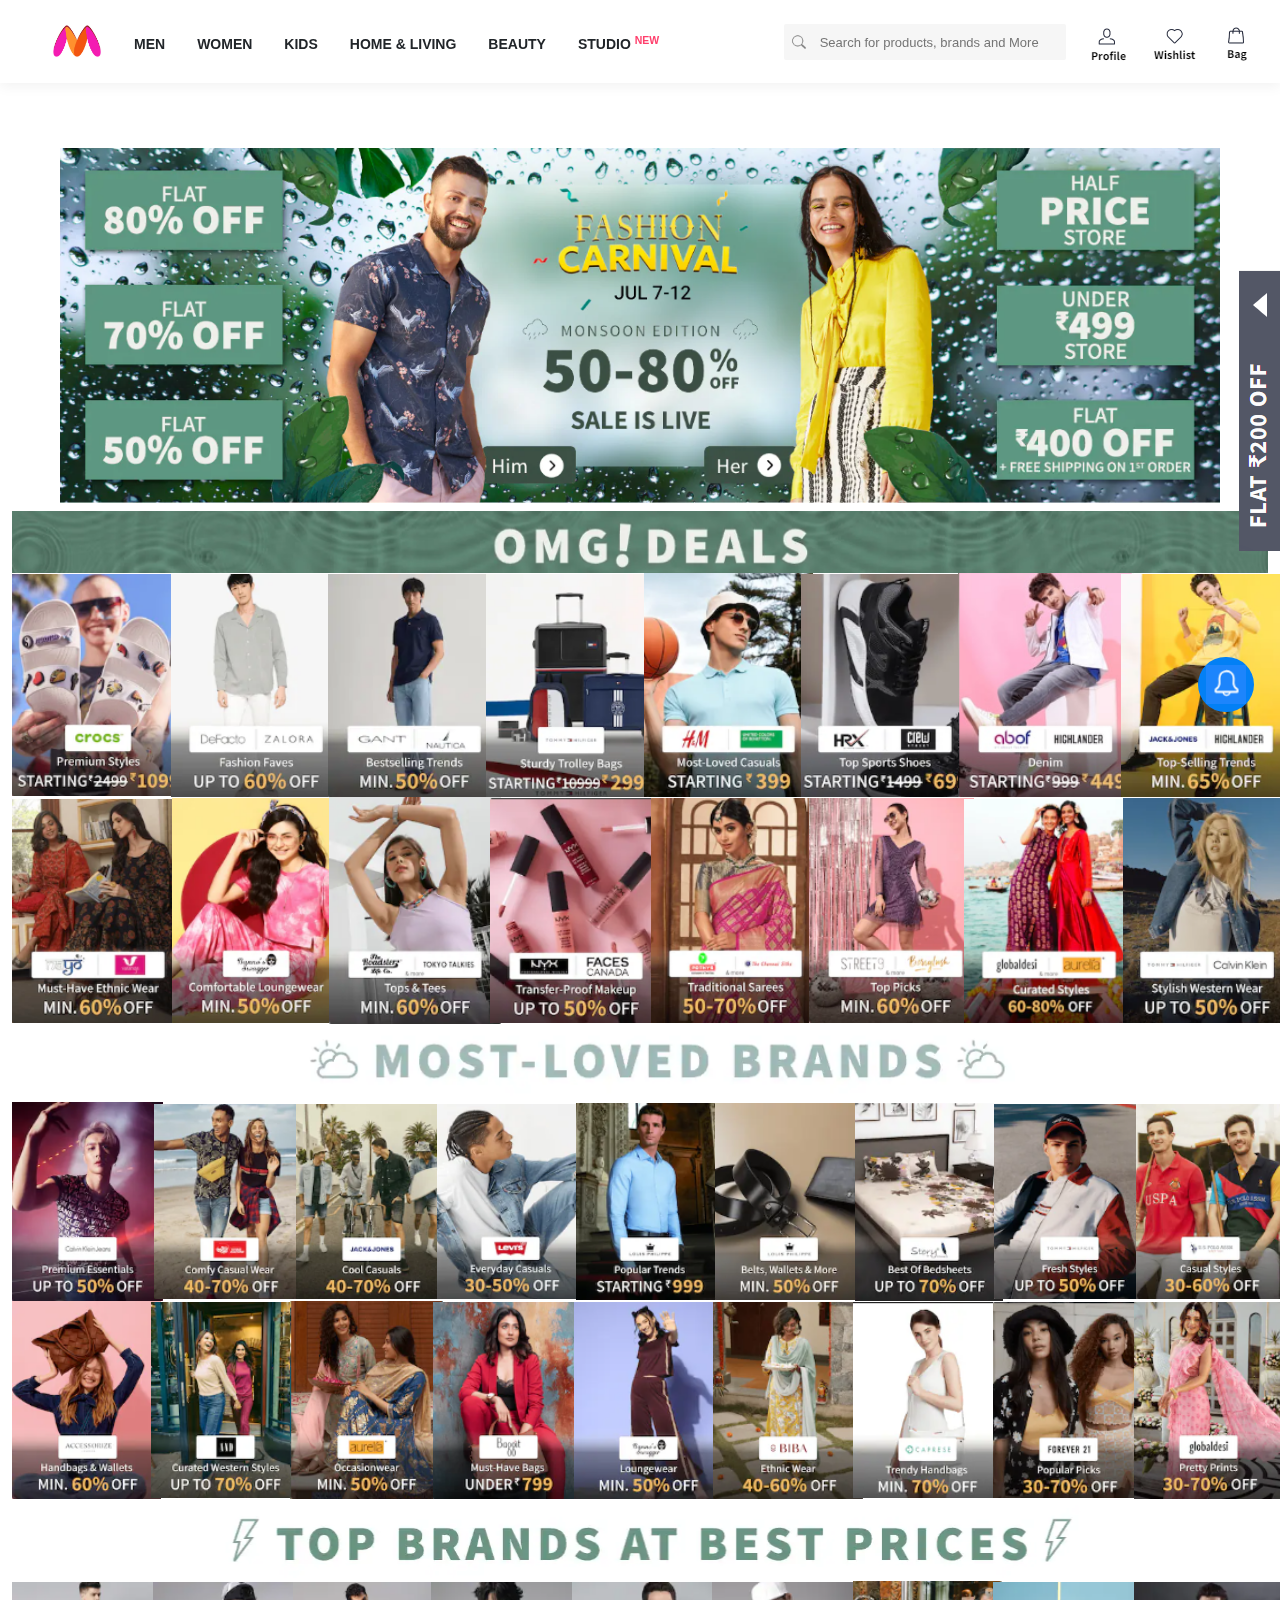
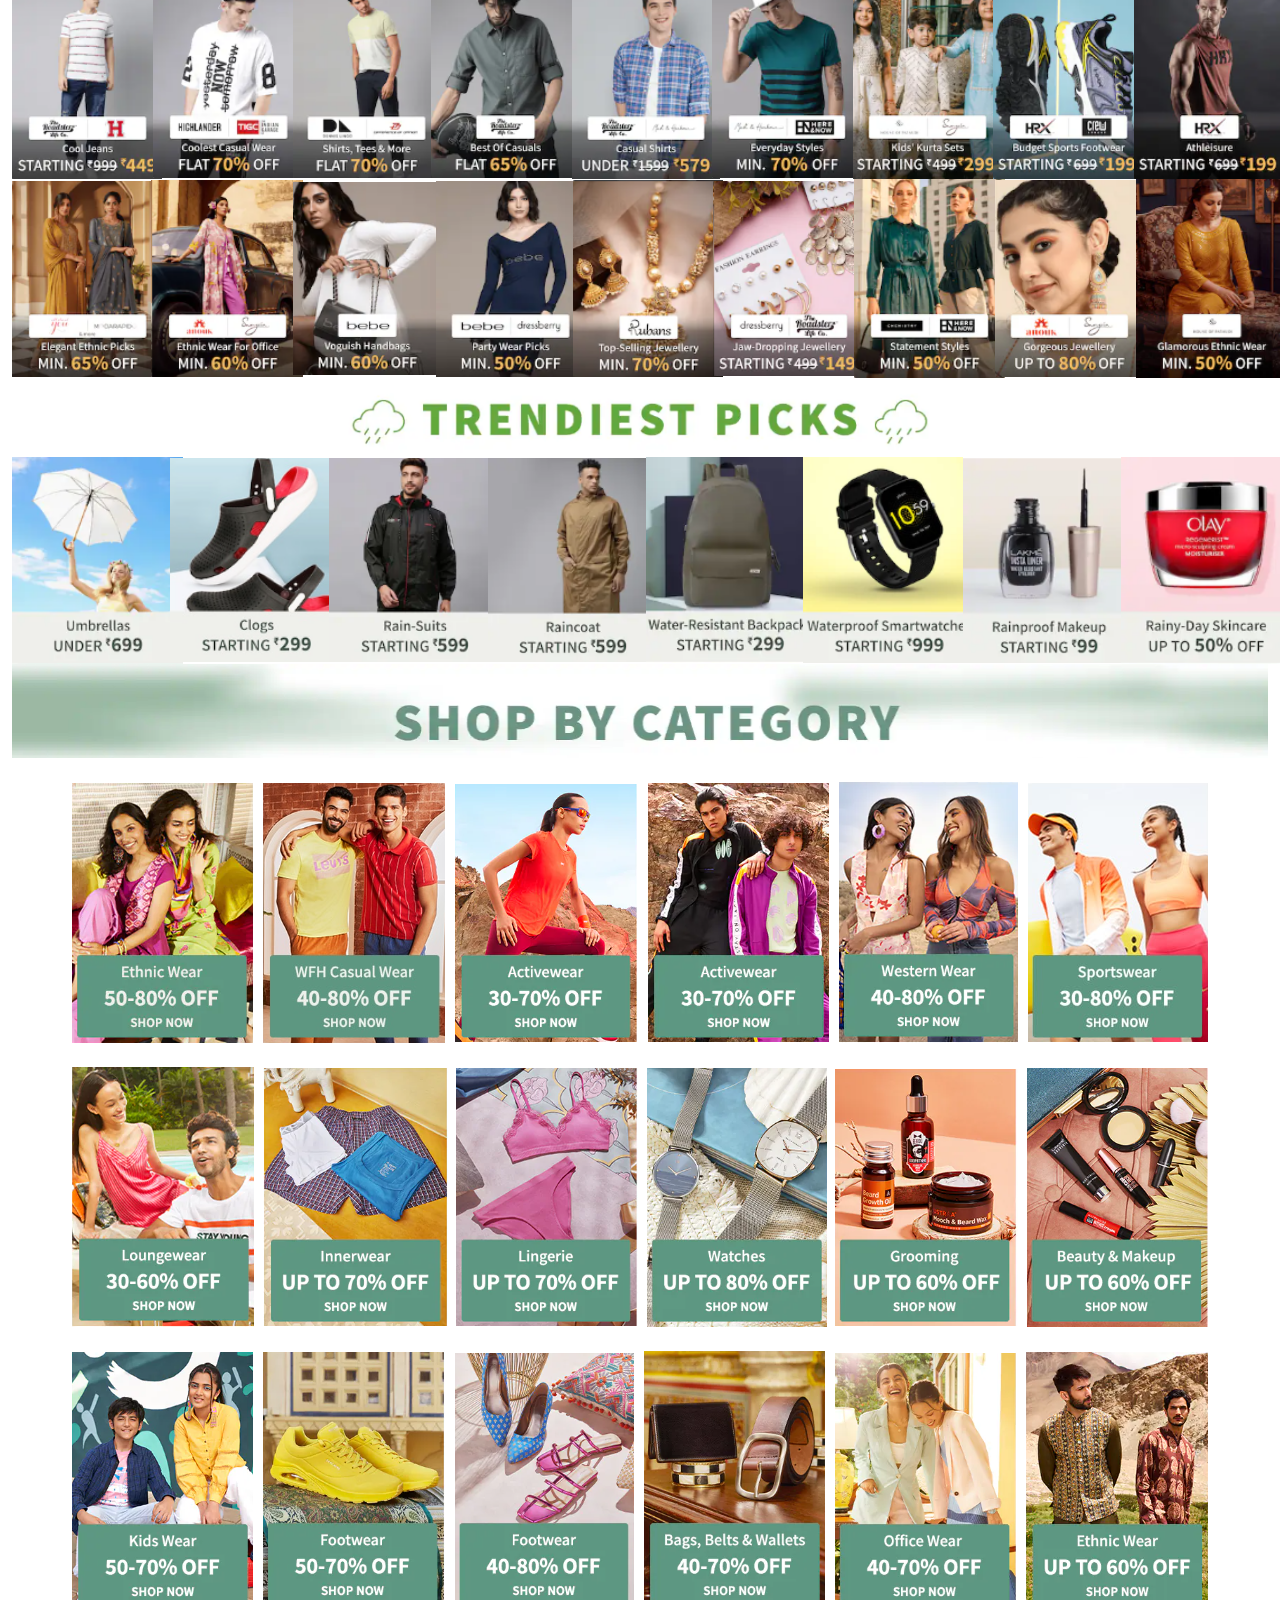
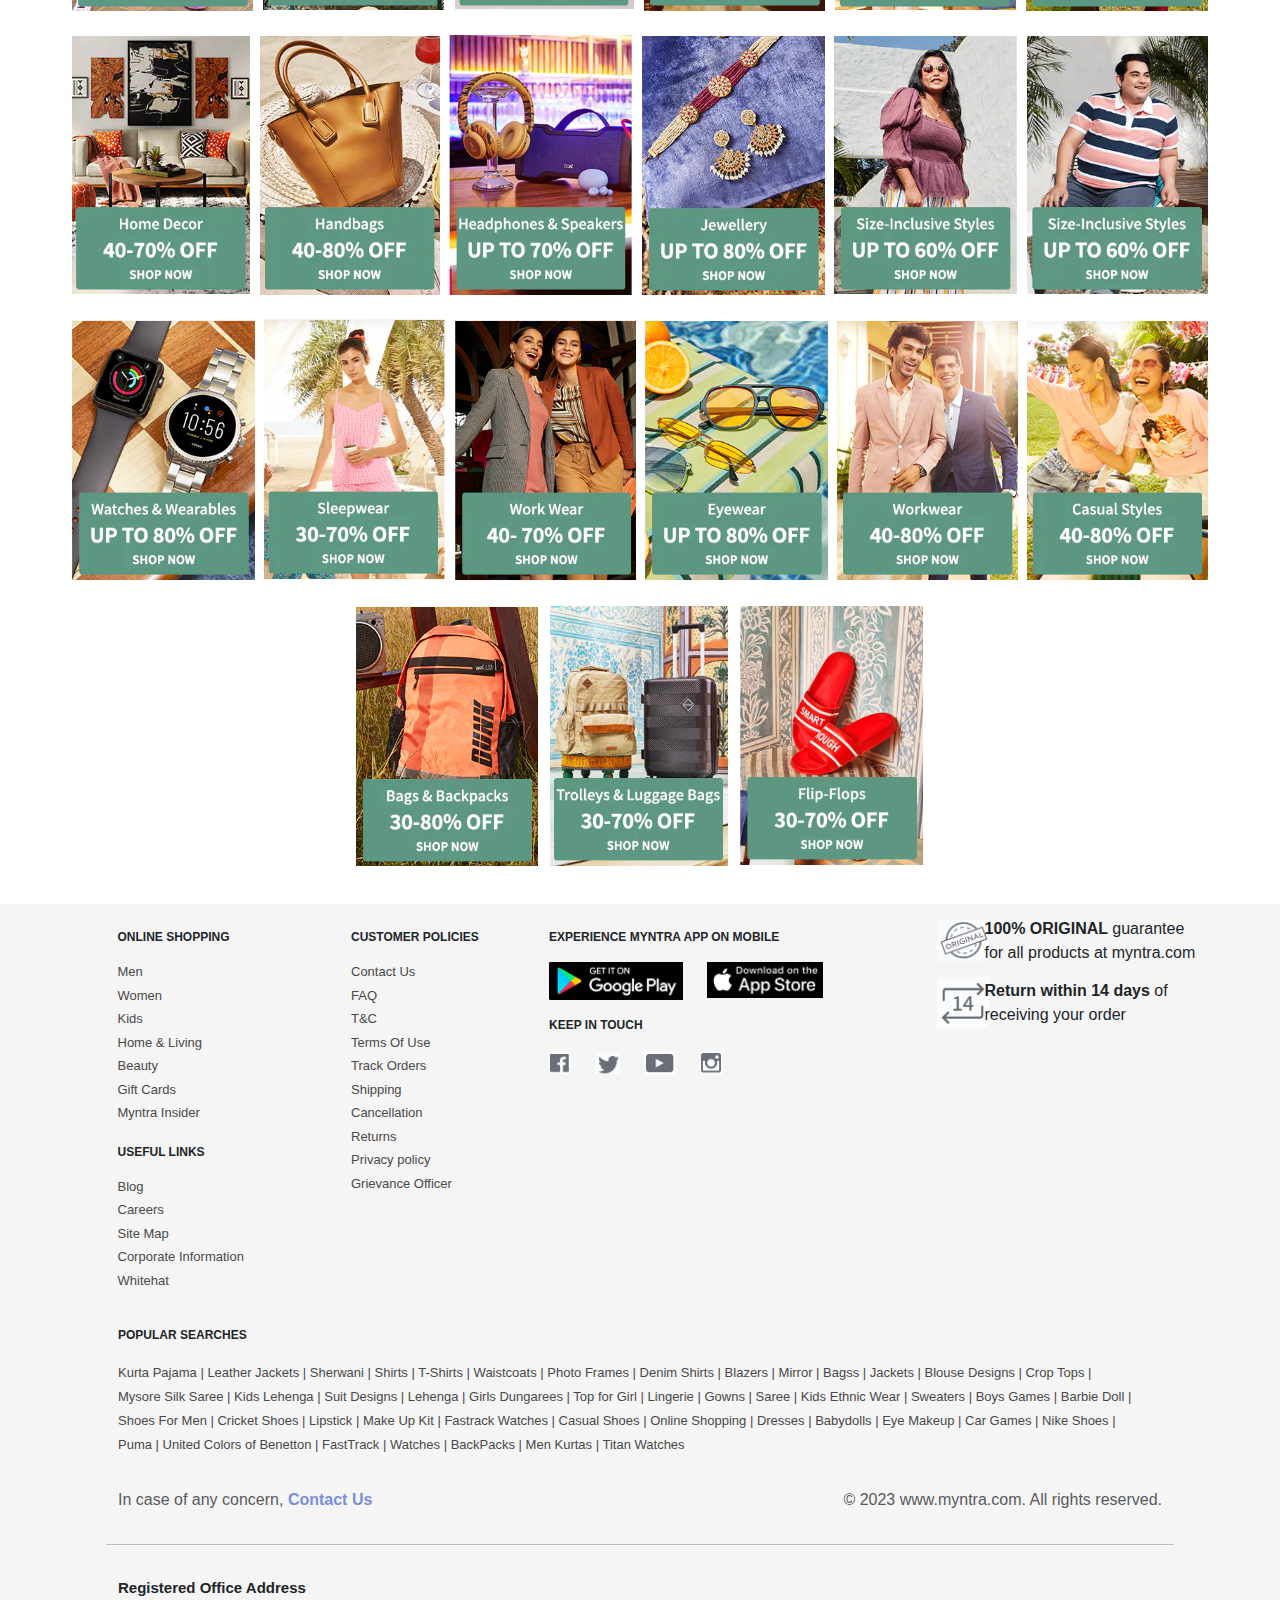
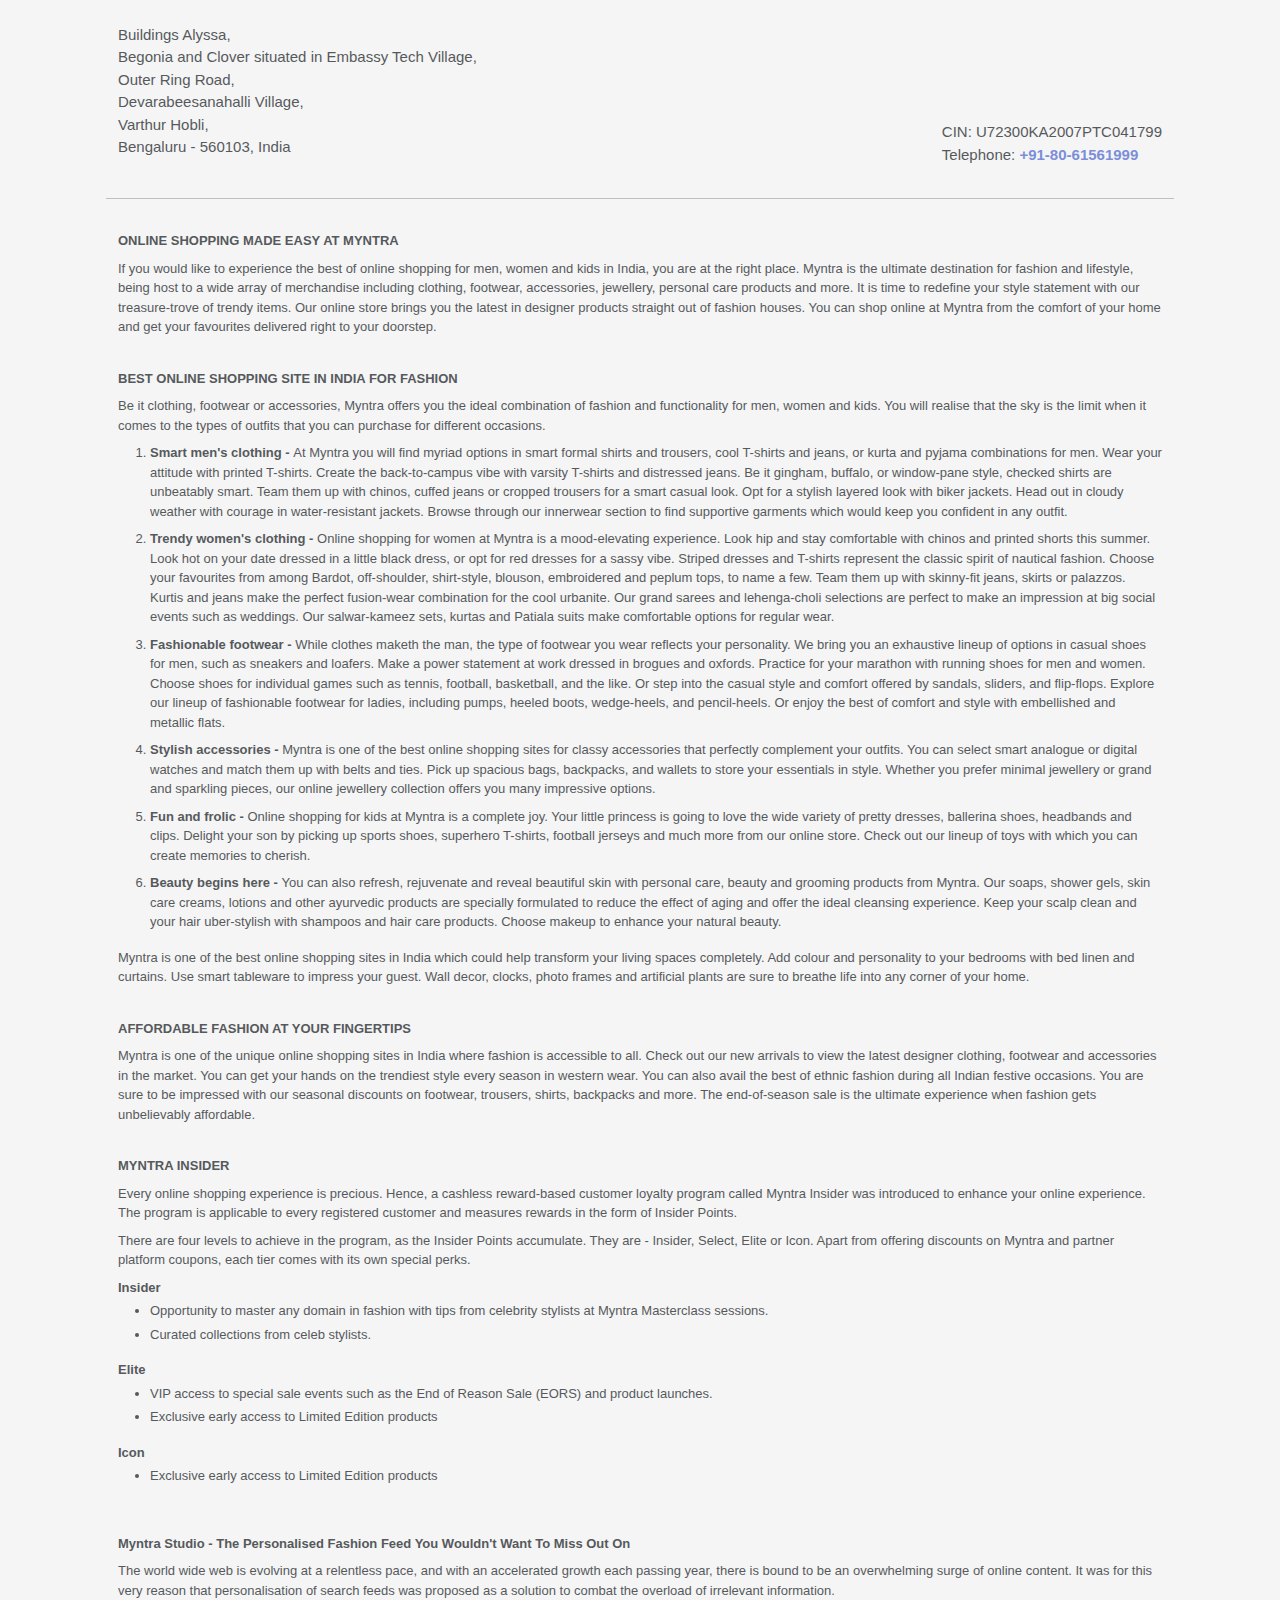
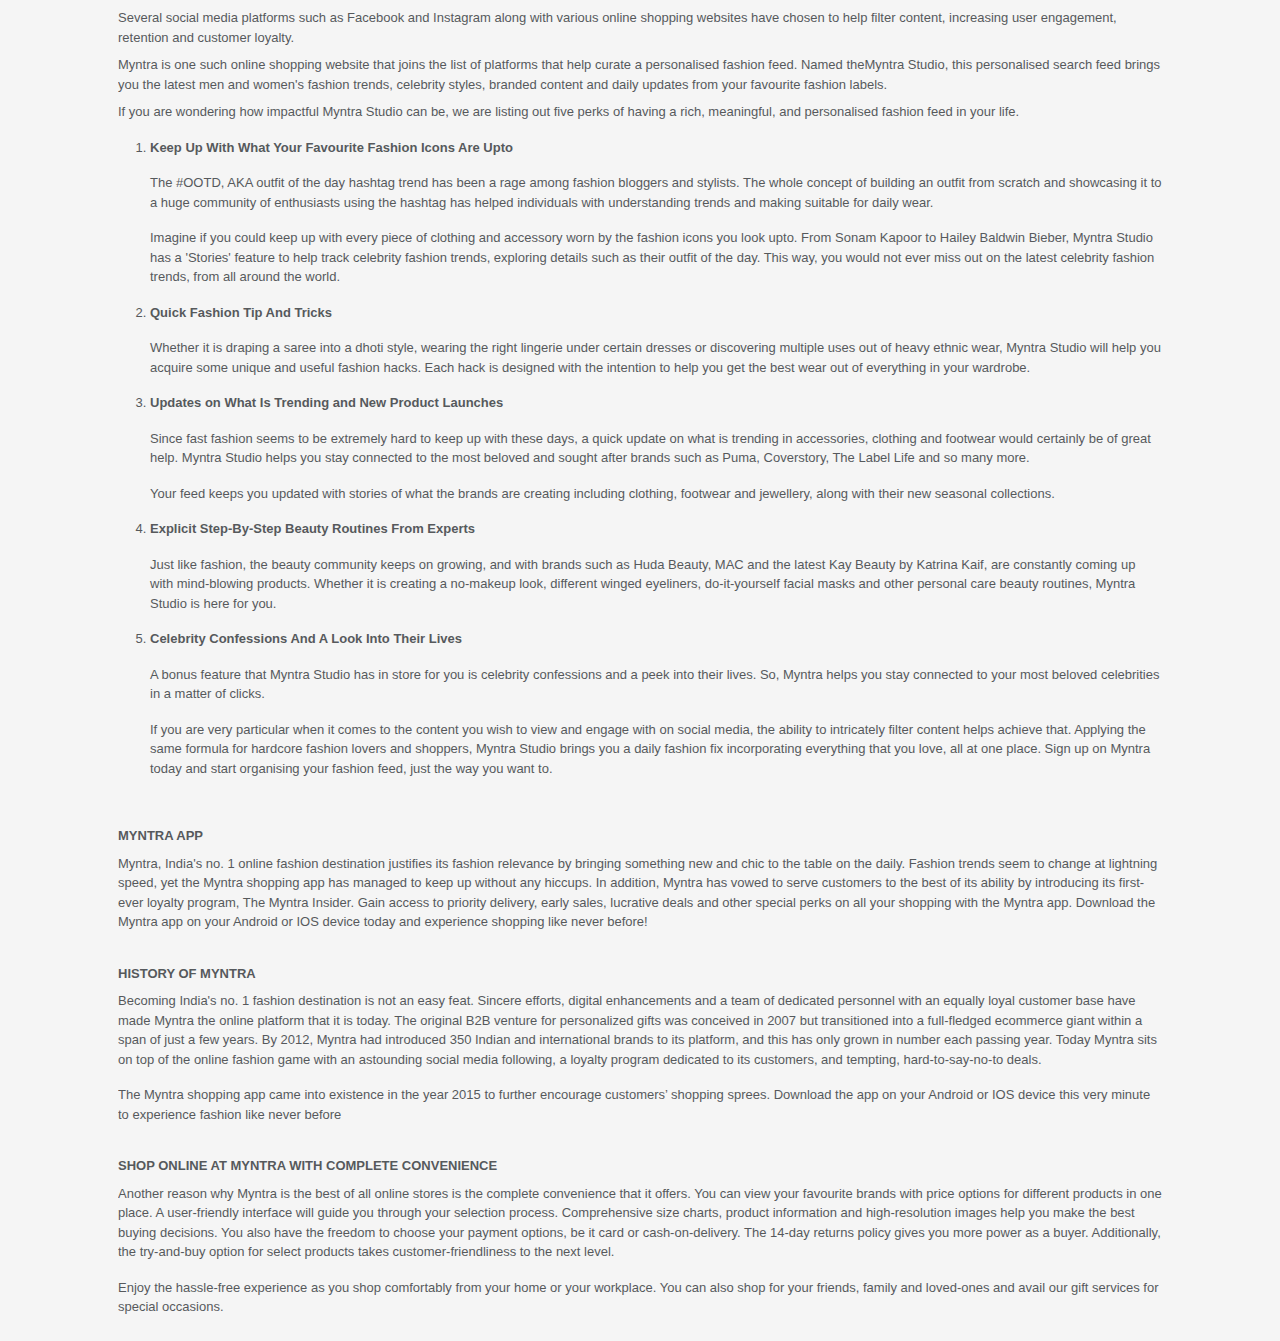
<file: home.html>
<!DOCTYPE html>
<html lang="en">

<head>
    <meta charset="UTF-8">
    <meta name="viewport" content="width=device-width, initial-scale=1.0">
    <title>Online Shopping for Women, Men, Kids Fashion & Lifestyle - Myntra</title>
    <link rel="shortcut icon" href="assets/icons/header/myntra-logo.png">
    <link rel="stylesheet" href="css/home.css">
    <link rel="stylesheet" href="css/bootstrap.css">
    <link rel="stylesheet" href="https://cdnjs.cloudflare.com/ajax/libs/font-awesome/4.7.0/css/font-awesome.min.css">
    <script src=""></script>
</head>

<body>

    <!-- Header nav bar starts -->
    <div class="headerNav navShadow container-fluid navbar-expand-lg pt-4 ps-4 mb-4 bg-white fixed-top">
        <div class="row ps-4">
            <div class="container d-flex justify-content-between">

                <!-- Left part of header nav bar starts -->
                <div class="row col-auto text-start">

                    <!-- Myntra logo starts -->
                    <div class="myntraLogo col-auto px-3">
                        <img alt="Myntra Logo" src="assets/icons/header/myntra-logo.png" width="50">
                    </div>
                    <!-- Myntra logo ends -->

                    <div class="row col-auto collapse navbar-collapse">

                        <!-- Men section starts -->
                        <div class="navLinks navLinkMen col-auto mt-2 pb-4 px-3">
                            <span class="fw-14 fw-bold">MEN</span>
                            <!-- Hover content of Men starts -->
                            <div class="content container-fluid d-lg-flex d-none">
                                <div class="contents col-auto-12 row">
                                    <div class="col-auto ms-2 pe-5">
                                        <div class="conSection nav-tabs pb-3 mt-2">
                                            <div class="text-danger fw-bolder fs-13x mb-2 hoversub menSectionHeadings">
                                                Top Wear</div>
                                            <div class=" fs-13x hoversub">T-Shirts</div>
                                            <div class=" fs-13x hoversub">Casual Shirts</div>
                                            <div class=" fs-13x hoversub">Formal Shirts</div>
                                            <div class=" fs-13x hoversub">Sweatshirts</div>
                                            <div class=" fs-13x hoversub">Sweaters</div>
                                            <div class=" fs-13x hoversub">Jackets</div>
                                            <div class=" fs-13x hoversub">Blazers & Coats</div>
                                            <div class=" fs-13x hoversub">Suits</div>
                                            <div class=" fs-13x hoversub">Rain Jackets</div>
                                        </div>
                                        <div class="conSection pb-3 mt-2">
                                            <div class="text-danger fw-bolder fs-13x mb-2 hoversub menSectionHeadings">
                                                Indian & Festive Wear</div>
                                            <div class=" fs-13x hoversub">Kurtas & Kurta Sets</div>
                                            <div class=" fs-13x hoversub">Sherwanis</div>
                                            <div class=" fs-13x hoversub">Nehru Jackets</div>
                                            <div class=" fs-13x hoversub">Dhotis</div>
                                        </div>
                                    </div>
                                    <div class="col-auto ms-2 pe-5">
                                        <div class="conSection nav-tabs pb-3 mt-2">
                                            <div class="text-danger fw-bolder fs-13x mb-2 hoversub menSectionHeadings">
                                                Bottom Wear</div>
                                            <div class=" fs-13x hoversub">Jeans</div>
                                            <div class=" fs-13x hoversub">Casual Trousers</div>
                                            <div class=" fs-13x hoversub">Formal Trousers</div>
                                            <div class=" fs-13x hoversub">Shorts</div>
                                            <div class=" fs-13x hoversub">Track Pants & Joggers</div>
                                        </div>
                                        <div class="conSection pb-3 mt-2 nav-tabs">
                                            <div class="text-danger fw-bolder fs-13x mb-2 hoversub menSectionHeadings">
                                                Inner Wear & Sleepwear Wear </div>
                                            <div class=" fs-13x hoversub">Briefs & Trunks</div>
                                            <div class=" fs-13x hoversub">Boxers</div>
                                            <div class=" fs-13x hoversub">Vests</div>
                                            <div class=" fs-13x hoversub">Sleepwear & Loungewear</div>
                                            <div class=" fs-13x hoversub">Thermals</div>
                                        </div>
                                        <div class="conSection pb-3 mt-2">
                                            <div class="text-danger fw-bolder fs-13x mb-2 hoversub menSectionHeadings">
                                                Plus Size </div>
                                        </div>
                                    </div>
                                    <div class="col-auto ms-2 pe-5">
                                        <div class="conSection nav-tabs pb-3 mt-2">
                                            <div class="text-danger fw-bolder fs-13x mb-2 hoversub menSectionHeadings">
                                                Foot Wear</div>
                                            <div class=" fs-13x hoversub">Casual Shoes</div>
                                            <div class=" fs-13x hoversub">Sports Shoes</div>
                                            <div class=" fs-13x hoversub">Formal Shoes</div>
                                            <div class=" fs-13x hoversub">Sneakers</div>
                                            <div class=" fs-13x hoversub">Sandals & Floaters</div>
                                            <div class=" fs-13x hoversub">Flip Flops</div>
                                            <div class=" fs-13x hoversub">Socks</div>
                                        </div>
                                        <div class="conSection pb-3 mt-2 ">
                                            <div class="text-danger fw-bolder fs-13x mb-2 hoversub menSectionHeadings">
                                                Personal Care & Grooming </div>
                                        </div>
                                        <div class="conSection pb-3 mt-2">
                                            <div class="text-danger fw-bolder fs-13x mb-2 hoversub menSectionHeadings">
                                                Sunglass & Frames </div>
                                        </div>
                                        <div class="conSection pb-3 mt-2">
                                            <div class="text-danger fw-bolder fs-13x mb-2 hoversub menSectionHeadings">
                                                Watches</div>
                                        </div>
                                    </div>
                                    <div class="col-auto ms-2 pe-5">
                                        <div class="conSection nav-tabs pb-3 mt-2">
                                            <div class="text-danger fw-bolder fs-13x mb-2 hoversub menSectionHeadings">
                                                Sports & Active Wear </div>
                                            <div class=" fs-13x hoversub">Sports Shoes</div>
                                            <div class=" fs-13x hoversub">Sports Sandals</div>
                                            <div class=" fs-13x hoversub">Active T-Shirts</div>
                                            <div class=" fs-13x hoversub">Track Pants & Shorts</div>
                                            <div class=" fs-13x hoversub">Tracksuits</div>
                                            <div class=" fs-13x hoversub">Jackets & Sweatshirts</div>
                                            <div class=" fs-13x hoversub">Sports Accessories</div>
                                            <div class=" fs-13x hoversub">Swimwear</div>
                                        </div>
                                        <div class="conSection pb-3 mt-2">
                                            <div class="text-danger fw-bolder fs-13x mb-2 hoversub menSectionHeadings">
                                                Gadgets</div>
                                            <div class=" fs-13x hoversub">Smart Wearables</div>
                                            <div class=" fs-13x hoversub">Fitness Gadgets</div>
                                            <div class=" fs-13x hoversub">Headphones</div>
                                            <div class=" fs-13x hoversub">Speakers</div>
                                        </div>
                                    </div>
                                    <div class="col-auto ms-2 pe-5">
                                        <div class="conSection nav-tabs pb-3 mt-2">
                                            <div class="text-danger fw-bolder fs-13x mb-2 hoversub menSectionHeadings">
                                                Fashion Accessories </div>
                                            <div class=" fs-13x hoversub">Wallets</div>
                                            <div class=" fs-13x hoversub">Belts</div>
                                            <div class=" fs-13x hoversub">Perfumes & Body Mists</div>
                                            <div class=" fs-13x hoversub">Trimmers</div>
                                            <div class=" fs-13x hoversub">Deodorants</div>
                                            <div class=" fs-13x hoversub">Ties, Cufflinks </div>
                                            <div class=" fs-13x hoversub">Accessory Gift Sets</div>
                                            <div class=" fs-13x hoversub">Caps & Hats</div>
                                            <div class=" fs-13x hoversub">Mufflers, Scarves</div>
                                            <div class=" fs-13x hoversub">Phone Cases</div>
                                            <div class=" fs-13x hoversub">Rings & Wristwear</div>
                                            <div class=" fs-13x hoversub">Helmets</div>
                                        </div>
                                        <div class="conSection pb-3 mt-2">
                                            <div class="text-danger fw-bolder fs-13x mb-2 hoversub menSectionHeadings">
                                                Bags & Backpacks </div>
                                        </div>
                                        <div class="conSection pb-3 mt-2">
                                            <div class="text-danger fw-bolder fs-13x mb-2 hoversub menSectionHeadings">
                                                Luggages & Trolleys </div>
                                        </div>
                                    </div>
                                </div>
                            </div>
                            <!-- Hover content of men ends -->
                        </div>
                        <!-- Men section ends -->

                        <!-- Women section starts -->
                        <div class="navLinks navLinkWomen col-auto mt-2 pb-4 px-3">
                            <span class="fw-14 fw-bold">WOMEN</span>
                            <!-- Hover content of women starts -->
                            <div class="content">
                                <div class="contents col-auto-12 row">
                                    <div class="col-auto ms-2 pe-5">
                                        <div class="conSection nav-tabs pb-3 mt-2">
                                            <div class="fw-bolder fs-13x mb-2 hoversub womenSectionHeadings">Indian &
                                                Fusion Wear </div>
                                            <div class=" fs-13x hoversub">Kurtas & Suits</div>
                                            <div class=" fs-13x hoversub">Kurtis, Tunics & Tops</div>
                                            <div class=" fs-13x hoversub">Sarees</div>
                                            <div class=" fs-13x hoversub">Ethnic Wear</div>
                                            <div class=" fs-13x hoversub">Leggings & Churidars</div>
                                            <div class=" fs-13x hoversub">Skirts & Palazzos</div>
                                            <div class=" fs-13x hoversub">Dress Materials</div>
                                            <div class=" fs-13x hoversub">Lehenga Cholis</div>
                                            <div class=" fs-13x hoversub">Dupattas & Shawls</div>
                                            <div class=" fs-13x hoversub">Jackets</div>
                                        </div>
                                        <div class="conSection pb-3 mt-2">
                                            <div class="fw-bolder fs-13x mb-2 hoversub womenSectionHeadings">Belts,
                                                Scarves & More </div>
                                        </div>
                                        <div class="conSection pb-3 mt-2">
                                            <div class="fw-bolder fs-13x mb-2 hoversub womenSectionHeadings">Watches &
                                                Wearables </div>
                                        </div>
                                    </div>
                                    <div class="col-auto ms-2 pe-5">
                                        <div class="conSection nav-tabs pb-3 mt-2">
                                            <div class="fw-bolder fs-13x mb-2 hoversub womenSectionHeadings">Western
                                                Wear</div>
                                            <div class=" fs-13x hoversub">Dresses</div>
                                            <div class=" fs-13x hoversub">Tops</div>
                                            <div class=" fs-13x hoversub">Tshirts</div>
                                            <div class=" fs-13x hoversub">Jeans</div>
                                            <div class=" fs-13x hoversub">Trousers & Capris</div>
                                            <div class=" fs-13x hoversub">Shorts & Skirts</div>
                                            <div class=" fs-13x hoversub">Co-ords</div>
                                            <div class=" fs-13x hoversub">Playsuits</div>
                                            <div class=" fs-13x hoversub">Jumpsuits</div>
                                            <div class=" fs-13x hoversub">Shrugs</div>
                                            <div class=" fs-13x hoversub">Sweaters & Sweatshirts</div>
                                            <div class=" fs-13x hoversub">Jackets & Coats</div>
                                            <div class=" fs-13x hoversub">Blazers & Waistcoats</div>
                                        </div>
                                        <div class="conSection pb-3 mt-2">
                                            <div class="fw-bolder fs-13x mb-2 hoversub womenSectionHeadings">Plus Size
                                            </div>
                                        </div>
                                    </div>
                                    <div class="col-auto ms-2 pe-5">
                                        <div class="conSection pb-3 mt-2">
                                            <div class="fw-bolder fs-13x mb-2 hoversub womenSectionHeadings">Maternity
                                            </div>
                                        </div>
                                        <div class="conSection pb-3 mt-2">
                                            <div class="fw-bolder fs-13x mb-2 hoversub womenSectionHeadings">Sunglasses
                                                & Frames </div>
                                        </div>
                                        <div class="conSection nav-tabs pb-3 mt-2">
                                            <div class="fw-bolder fs-13x mb-2 hoversub womenSectionHeadings">Foot Wear
                                            </div>
                                            <div class=" fs-13x hoversub">Flats</div>
                                            <div class=" fs-13x hoversub">Casual Shoes</div>
                                            <div class=" fs-13x hoversub">Heels</div>
                                            <div class=" fs-13x hoversub">Boots</div>
                                            <div class=" fs-13x hoversub">Sports Shoes & Floaters</div>
                                        </div>
                                        <div class="conSection pb-3 mt-2">
                                            <div class="fw-bolder fs-13x mb-2 hoversub womenSectionHeadings">Sports &
                                                Active Wear </div>
                                            <div class=" fs-13x hoversub">Clothing</div>
                                            <div class=" fs-13x hoversub">Footwear</div>
                                            <div class=" fs-13x hoversub">Sports Accessories</div>
                                            <div class=" fs-13x hoversub">Sports Equipment</div>
                                        </div>
                                    </div>
                                    <div class="col-auto ms-2 pe-5">
                                        <div class="conSection nav-tabs pb-3 mt-2">
                                            <div class="fw-bolder fs-13x mb-2 hoversub womenSectionHeadings">Lingerie &
                                                Sleepwear </div>
                                            <div class=" fs-13x hoversub">Bra</div>
                                            <div class=" fs-13x hoversub">Briefs</div>
                                            <div class=" fs-13x hoversub">Shapewear</div>
                                            <div class=" fs-13x hoversub">Sleepwear & Loungewear</div>
                                            <div class=" fs-13x hoversub">Swimwear</div>
                                            <div class=" fs-13x hoversub">Camisoles & Thermals</div>
                                        </div>
                                        <div class="conSection pb-3 mt-2">
                                            <div class="fw-bolder fs-13x mb-2 hoversub womenSectionHeadings">Beauty &
                                                Personal Care </div>
                                            <div class=" fs-13x hoversub">Makeup</div>
                                            <div class=" fs-13x hoversub">Skincare</div>
                                            <div class=" fs-13x hoversub">Premium Beauty</div>
                                            <div class=" fs-13x hoversub">Lipsticks</div>
                                            <div class=" fs-13x hoversub">Fragrances</div>
                                        </div>
                                    </div>
                                    <div class="col-auto ms-2 pe-5">
                                        <div class="conSection nav-tabs pb-3 mt-2">
                                            <div class="fw-bolder fs-13x mb-2 hoversub womenSectionHeadings">Gadgets
                                            </div>
                                            <div class=" fs-13x hoversub">Smart Wearables</div>
                                            <div class=" fs-13x hoversub">Fitness Gadgets</div>
                                            <div class=" fs-13x hoversub">Headphones</div>
                                            <div class=" fs-13x hoversub">Speakers</div>
                                        </div>
                                        <div class="conSection nav-tabs pb-3 mt-2">
                                            <div class="fw-bolder fs-13x mb-2 hoversub womenSectionHeadings">Jewellery
                                            </div>
                                            <div class=" fs-13x hoversub">Fashion Jewellery</div>
                                            <div class=" fs-13x hoversub">Fine Jewellery</div>
                                            <div class=" fs-13x hoversub">Earrings</div>
                                        </div>
                                        <div class="conSection pb-3 mt-2">
                                            <div class="fw-bolder fs-13x mb-2 hoversub womenSectionHeadings">Backpacks
                                            </div>
                                        </div>
                                        <div class="conSection pb-3 mt-2">
                                            <div class="fw-bolder fs-13x mb-2 hoversub womenSectionHeadings">Handbags,
                                                Bags & Wallets</div>
                                        </div>
                                        <div class="conSection pb-3 mt-2">
                                            <div class="fw-bolder fs-13x mb-2 hoversub womenSectionHeadings">Luggages &
                                                Trolleys </div>
                                        </div>
                                    </div>
                                </div>
                            </div>
                            <!-- Hover content of Women ends -->
                        </div>
                        <!-- Women section ends -->

                        <!-- Kids section starts -->
                        <div class="navLinks navLinkKids col-auto mt-2 pb-4 px-3">
                            <span class="fw-14 fw-bold">KIDS</span>
                            <!-- Hover content of Kids starts -->
                            <div class="content">
                                <div class="contents col-auto-12 row">
                                    <div class="col-auto ms-2 pe-5">
                                        <div class="conSection pb-3 mt-2">
                                            <div class="fw-bolder fs-13x mb-2 hoversub kidsSectionHeadings">Boys
                                                Clothing</div>
                                            <div class=" fs-13x hoversub">T-Shirts</div>
                                            <div class=" fs-13x hoversub">Shirts</div>
                                            <div class=" fs-13x hoversub">Shorts</div>
                                            <div class=" fs-13x hoversub">Jeans</div>
                                            <div class=" fs-13x hoversub">Trouserss</div>
                                            <div class=" fs-13x hoversub">Clothing Sets</div>
                                            <div class=" fs-13x hoversub">Ethnic Wear</div>
                                            <div class=" fs-13x hoversub">Track Pants & Pyjamas</div>
                                            <div class=" fs-13x hoversub">Jacket, Sweater & Sweatshirts</div>
                                            <div class=" fs-13x hoversub">Party Wear</div>
                                            <div class=" fs-13x hoversub">Innerwear & Thermals</div>
                                            <div class=" fs-13x hoversub">Nightwear & Loungewear</div>
                                            <div class=" fs-13x hoversub">Value Packs</div>
                                        </div>
                                    </div>
                                    <div class="col-auto ms-2 pe-5">
                                        <div class="conSection pb-3 mt-2">
                                            <div class="fw-bolder fs-13x mb-2 hoversub kidsSectionHeadings">Girls
                                                Clothing</div>
                                            <div class=" fs-13x hoversub">Dresses</div>
                                            <div class=" fs-13x hoversub">Tops</div>
                                            <div class=" fs-13x hoversub">Tshirts</div>
                                            <div class=" fs-13x hoversub">Clothing Sets</div>
                                            <div class=" fs-13x hoversub">Lehenga choli</div>
                                            <div class=" fs-13x hoversub">Kurta Sets</div>
                                            <div class=" fs-13x hoversub">Party wear</div>
                                            <div class=" fs-13x hoversub">Dungarees & Jumpsuits</div>
                                            <div class=" fs-13x hoversub">Skirts & shorts</div>
                                            <div class=" fs-13x hoversub">Tights & Leggings</div>
                                            <div class=" fs-13x hoversub">Jeans, Trousers & Capris</div>
                                            <div class=" fs-13x hoversub">Jacket, Sweaters</div>
                                            <div class=" fs-13x hoversub">Innerwear & Thermals</div>
                                            <div class=" fs-13x hoversub">Nightwear & Loungewear</div>
                                            <div class=" fs-13x hoversub">Value Packs</div>
                                        </div>
                                    </div>
                                    <div class="col-auto ms-2 pe-5">
                                        <div class="conSection nav-tabs pb-3 mt-2">
                                            <div class="fw-bolder fs-13x mb-2 hoversub kidsSectionHeadings">Foot Wear
                                            </div>
                                            <div class=" fs-13x hoversub">Casual Shoes</div>
                                            <div class=" fs-13x hoversub">Flipflops</div>
                                            <div class=" fs-13x hoversub">Sports Shoes</div>
                                            <div class=" fs-13x hoversub">Flats</div>
                                            <div class=" fs-13x hoversub">Sandals</div>
                                            <div class=" fs-13x hoversub">Heels</div>
                                            <div class=" fs-13x hoversub">School Shoes</div>
                                            <div class=" fs-13x hoversub">Socks</div>
                                        </div>
                                        <div class="conSection pb-3 mt-2">
                                            <div class="fw-bolder fs-13x mb-2 hoversub kidsSectionHeadings">Toys</div>
                                            <div class=" fs-13x hoversub">Learning & Development</div>
                                            <div class=" fs-13x hoversub">Activity Toys</div>
                                            <div class=" fs-13x hoversub">Soft Toys</div>
                                            <div class=" fs-13x hoversub">Action Figure / Play set</div>
                                        </div>
                                    </div>
                                    <div class="col-auto ms-2 pe-5">
                                        <div class="conSection nav-tabs pb-3 mt-2">
                                            <div class="fw-bolder fs-13x mb-2 hoversub kidsSectionHeadings">Infants
                                            </div>
                                            <div class=" fs-13x hoversub">Bodysuits</div>
                                            <div class=" fs-13x hoversub">Rompers & Sleepsuits</div>
                                            <div class=" fs-13x hoversub">Clothing Sets</div>
                                            <div class=" fs-13x hoversub">Tshirts & Tops</div>
                                            <div class=" fs-13x hoversub">Dresses</div>
                                            <div class=" fs-13x hoversub">Bottom wear</div>
                                            <div class=" fs-13x hoversub">Winter Wear</div>
                                            <div class=" fs-13x hoversub">Innerwear & Sleepwear</div>
                                            <div class=" fs-13x hoversub">Infant Care</div>
                                        </div>
                                        <div class="conSection pb-3 mt-2">
                                            <div class="fw-bolder fs-13x mb-2 hoversub kidsSectionHeadings">Home & Bath
                                            </div>
                                        </div>
                                        <div class="conSection pb-3 mt-2">
                                            <div class="fw-bolder fs-13x mb-2 hoversub kidsSectionHeadings">Personal
                                                Care </div>
                                        </div>
                                    </div>
                                    <div class="col-auto ms-2 pe-5">
                                        <div class="conSection nav-tabs pb-3 mt-2">
                                            <div class="fw-bolder fs-13x mb-2 hoversub kidsSectionHeadings">Kids
                                                Accessories </div>
                                            <div class=" fs-13x hoversub">Bags & Backpacks</div>
                                            <div class=" fs-13x hoversub">Watches</div>
                                            <div class=" fs-13x hoversub">Jewellery & Hair accessory</div>
                                            <div class=" fs-13x hoversub">Sunglasses</div>
                                            <div class=" fs-13x hoversub">Masks & Protective Gears</div>
                                            <div class=" fs-13x hoversub">Caps & Hats</div>
                                        </div>
                                        <div class="conSection pb-3 mt-2">
                                            <div class="fw-bolder fs-13x mb-2 hoversub kidsSectionHeadings">Brands</div>
                                            <div class=" fs-13x hoversub">Bags & Backpacks</div>
                                            <div class=" fs-13x hoversub">H&M</div>
                                            <div class=" fs-13x hoversub">Max Kids</div>
                                            <div class=" fs-13x hoversub">Pantaloons</div>
                                            <div class=" fs-13x hoversub">UCBenettonKids</div>
                                            <div class=" fs-13x hoversub">YK</div>
                                            <div class=" fs-13x hoversub">U.S.PoloAssn.</div>
                                            <div class=" fs-13x hoversub">Mothercare</div>
                                            <div class=" fs-13x hoversub">HRX</div>
                                        </div>
                                    </div>
                                </div>
                            </div>
                            <!-- Hover content of Kids ends-->
                        </div>
                        <!--Kids section ends -->

                        <!-- Home & Living section starts -->
                        <div class="navLinks navLinkHomeLiving col-auto mt-2 pb-4 px-3">
                            <span class="fw-14 fw-bold"> HOME & LIVING </span>
                            <!-- Hover content of Home & Living starts -->
                            <div class="content">
                                <div class="contents col-auto-12 row">
                                    <div class="col-auto ms-2 pe-5">
                                        <div class="conSection nav-tabs pb-3 mt-2">
                                            <div class="fw-bolder fs-13x mb-2 hoversub  homeLivingSectionHeadings">Bed
                                                Linen & Furnishing</div>
                                            <div class=" fs-13x hoversub">Bed Runners</div>
                                            <div class=" fs-13x hoversub">Mattress Protectors</div>
                                            <div class=" fs-13x hoversub">Bedsheets</div>
                                            <div class=" fs-13x hoversub">Bedding Sets</div>
                                            <div class=" fs-13x hoversub">Blankets, Quilts & Dohars</div>
                                            <div class=" fs-13x hoversub">Pillows & Pillow Covers</div>
                                            <div class=" fs-13x hoversub">Bed Covers</div>
                                            <div class=" fs-13x hoversub">Diwan Sets</div>
                                            <div class=" fs-13x hoversub">Chair Pads & Covers</div>
                                            <div class=" fs-13x hoversub">Sofa Covers</div>
                                        </div>
                                        <div class="conSection pb-3 mt-2">
                                            <div class="fw-bolder fs-13x mb-2 hoversub homeLivingSectionHeadings">
                                                Flooring</div>
                                            <div class=" fs-13x hoversub">Floor Runners</div>
                                            <div class=" fs-13x hoversub">Carpets</div>
                                            <div class=" fs-13x hoversub">Floor Mats & Dhurries</div>
                                            <div class=" fs-13x hoversub">Door Mats</div>
                                        </div>
                                    </div>
                                    <div class="col-auto ms-2 pe-5">
                                        <div class="conSection nav-tabs pb-3 mt-2">
                                            <div class="fw-bolder fs-13x mb-2 hoversub homeLivingSectionHeadings">Bath
                                            </div>
                                            <div class=" fs-13x hoversub">Bath Towels</div>
                                            <div class=" fs-13x hoversub">Hand & Face Towels</div>
                                            <div class=" fs-13x hoversub">Beach Towels</div>
                                            <div class=" fs-13x hoversub">Towels Set</div>
                                            <div class=" fs-13x hoversub">Bath Rugs</div>
                                            <div class=" fs-13x hoversub">Bath Robes</div>
                                            <div class=" fs-13x hoversub">Bathroom Accessories</div>
                                            <div class=" fs-13x hoversub">Shower Curtains</div>
                                        </div>
                                        <div class="conSection pb-3 mt-2">
                                            <div class="fw-bolder fs-13x mb-2 hoversub homeLivingSectionHeadings">Lamps
                                                & Lighting</div>
                                            <div class=" fs-13x hoversub">Floor Lamps</div>
                                            <div class=" fs-13x hoversub">Ceiling Lamps</div>
                                            <div class=" fs-13x hoversub">Table Lamps</div>
                                            <div class=" fs-13x hoversub">Wall Lamps</div>
                                            <div class=" fs-13x hoversub">Outdoor Lamps</div>
                                            <div class=" fs-13x hoversub">String Lights</div>
                                        </div>
                                    </div>
                                    <div class="col-auto ms-2 pe-5">
                                        <div class="conSection nav-tabs pb-3 mt-2">
                                            <div class="fw-bolder fs-13x mb-2 hoversub homeLivingSectionHeadings">Home
                                                Décor</div>
                                            <div class=" fs-13x hoversub">Plants & Planters</div>
                                            <div class=" fs-13x hoversub">Aromas & Candles</div>
                                            <div class=" fs-13x hoversub">Clocks</div>
                                            <div class=" fs-13x hoversub">Mirrors</div>
                                            <div class=" fs-13x hoversub">Wall Décor</div>
                                            <div class=" fs-13x hoversub">Festive Decor</div>
                                            <div class=" fs-13x hoversub">Pooja Essentials</div>
                                            <div class=" fs-13x hoversub">Wall Shelves</div>
                                            <div class=" fs-13x hoversub">Fountains</div>
                                            <div class=" fs-13x hoversub">Showpieces & Vases</div>
                                            <div class=" fs-13x hoversub">Ottoman</div>
                                        </div>
                                        <div class="conSection pb-3 mt-2 ">
                                            <div class="fw-bolder fs-13x mb-2 hoversub homeLivingSectionHeadings">
                                                Cushions & Cushion Covers</div>
                                        </div>
                                        <div class="conSection pb-3 mt-2">
                                            <div class="fw-bolder fs-13x mb-2 hoversub homeLivingSectionHeadings">
                                                Curtains</div>
                                        </div>
                                    </div>
                                    <div class="col-auto ms-2 pe-5">
                                        <div class="conSection pb-3 mt-2">
                                            <div class="fw-bolder fs-13x mb-2 hoversub homeLivingSectionHeadings">Home
                                                Gift Sets</div>
                                        </div>
                                        <div class="conSection nav-tabs pb-3 mt-2">
                                            <div class="fw-bolder fs-13x mb-2 hoversub homeLivingSectionHeadings">
                                                Kitchen & Table</div>
                                            <div class=" fs-13x hoversub">Table Runners</div>
                                            <div class=" fs-13x hoversub">Dinnerware & Serveware</div>
                                            <div class=" fs-13x hoversub">Cups and Mugs</div>
                                            <div class=" fs-13x hoversub">Bakeware & Cookware</div>
                                            <div class=" fs-13x hoversub">Kitchen Storage & Tools</div>
                                            <div class=" fs-13x hoversub">Bar & Drinkware</div>
                                            <div class=" fs-13x hoversub">Table Covers & Furnishings</div>
                                        </div>
                                        <div class="conSection pb-3 mt-2">
                                            <div class="fw-bolder fs-13x mb-2 hoversub homeLivingSectionHeadings">
                                                Storage</div>
                                            <div class=" fs-13x hoversub">Bins</div>
                                            <div class=" fs-13x hoversub">Hangers</div>
                                            <div class=" fs-13x hoversub">Organisers</div>
                                            <div class=" fs-13x hoversub">Hooks & Holders</div>
                                            <div class=" fs-13x hoversub">Laundry Bags</div>
                                        </div>
                                    </div>
                                    <div class="col-auto ms-2 pe-5">
                                        <div class="conSection pb-3 mt-2">
                                            <div class="fw-bolder fs-13x mb-2 hoversub homeLivingSectionHeadings">Brands
                                            </div>
                                            <div class=" fs-13x hoversub">H&M</div>
                                            <div class=" fs-13x hoversub">Marks & Spencer</div>
                                            <div class=" fs-13x hoversub">Home Centre</div>
                                            <div class=" fs-13x hoversub">Spaces</div>
                                            <div class=" fs-13x hoversub">D'Decor</div>
                                            <div class=" fs-13x hoversub">Story@Home</div>
                                            <div class=" fs-13x hoversub">Pure Home & Living</div>
                                            <div class=" fs-13x hoversub">Swayam</div>
                                            <div class=" fs-13x hoversub">Raymond Home</div>
                                            <div class=" fs-13x hoversub">Maspar</div>
                                            <div class=" fs-13x hoversub">Trident</div>
                                            <div class=" fs-13x hoversub">Cortina</div>
                                            <div class=" fs-13x hoversub">Random</div>
                                            <div class=" fs-13x hoversub">Ellementry</div>
                                            <div class=" fs-13x hoversub">ROMEE</div>
                                            <div class=" fs-13x hoversub">SEJ by Nisha Gupta</div>
                                        </div>
                                    </div>
                                </div>
                            </div>
                            <!-- Hover content of Home & Living starts -->
                        </div>
                        <!-- Home & Living section ends -->

                        <!-- Beauty section starts -->
                        <div class="navLinks navLinkBeauty col-auto mt-2 pb-4 px-3">
                            <span class="fw-14 fw-bold">BEAUTY</span>
                            <!-- Hover content of Beauty starts -->
                            <div class="content">
                                <div class="contents col-auto-12 row">
                                    <div class="col-auto ms-2 pe-5">
                                        <div class="fw-bolder fs-13x mb-2 hoversub beautySectionHeadings">Makeup</div>
                                        <div class=" fs-13x hoversub">Lipstick</div>
                                        <div class=" fs-13x hoversub">Lip Gloss</div>
                                        <div class=" fs-13x hoversub">Lip Liner</div>
                                        <div class=" fs-13x hoversub">Mascara</div>
                                        <div class=" fs-13x hoversub">Eyeliner</div>
                                        <div class=" fs-13x hoversub">Kajal</div>
                                        <div class=" fs-13x hoversub">Eyeshadow</div>
                                        <div class=" fs-13x hoversub">Foundation</div>
                                        <div class=" fs-13x hoversub">Primer</div>
                                        <div class=" fs-13x hoversub">Concealer</div>
                                        <div class=" fs-13x hoversub">Compact</div>
                                        <div class=" fs-13x hoversub">Nail Polish</div>
                                    </div>
                                    <div class="col-auto ms-2 pe-5">
                                        <div class="conSection nav-tabs pb-3 mt-2">
                                            <div class="fw-bolder fs-13x mb-2 hoversub beautySectionHeadings">Skincare,
                                                Bath & Body</div>
                                            <div class=" fs-13x hoversub">Face Moisturiser</div>
                                            <div class=" fs-13x hoversub">Cleanser</div>
                                            <div class=" fs-13x hoversub">Masks & Peel</div>
                                            <div class=" fs-13x hoversub">Sunscreen</div>
                                            <div class=" fs-13x hoversub">Serum</div>
                                            <div class=" fs-13x hoversub">Face Wash</div>
                                            <div class=" fs-13x hoversub">Eye Cream</div>
                                            <div class=" fs-13x hoversub">Lip Balm</div>
                                            <div class=" fs-13x hoversub">Body Lotion</div>
                                            <div class=" fs-13x hoversub">Body Wash</div>
                                            <div class=" fs-13x hoversub">Body Scrub</div>
                                            <div class=" fs-13x hoversub">Hand Cream</div>
                                        </div>
                                        <div class="conSection pb-3 mt-2">
                                            <div class="fw-bolder fs-13x mb-2 hoversub beautySectionHeadings">Baby Care
                                            </div>
                                        </div>
                                        <div class="conSection pb-3 mt-2">
                                            <div class="fw-bolder fs-13x mb-2 hoversub beautySectionHeadings">Masks
                                            </div>
                                        </div>
                                    </div>
                                    <div class="col-auto ms-2 pe-5">
                                        <div class="conSection nav-tabs pb-3 mt-2">
                                            <div class="fw-bolder fs-13x mb-2 hoversub beautySectionHeadings">Haircare
                                            </div>
                                            <div class=" fs-13x hoversub">Shampoo</div>
                                            <div class=" fs-13x hoversub">Conditioner</div>
                                            <div class=" fs-13x hoversub">Hair Cream</div>
                                            <div class=" fs-13x hoversub">Hair Oil</div>
                                            <div class=" fs-13x hoversub">Hair Gel</div>
                                            <div class=" fs-13x hoversub">Hair Color</div>
                                            <div class=" fs-13x hoversub">Hair Serum</div>
                                            <div class=" fs-13x hoversub">Hair Accessory</div>
                                        </div>
                                        <div class="conSection pb-3 mt-2">
                                            <div class="fw-bolder fs-13x mb-2 hoversub beautySectionHeadings">Fragrances
                                            </div>
                                            <div class=" fs-13x hoversub">Perfume</div>
                                            <div class=" fs-13x hoversub">Deodorant</div>
                                            <div class=" fs-13x hoversub">Body Mist</div>
                                        </div>
                                    </div>
                                    <div class="col-auto ms-2 pe-5">
                                        <div class="conSection nav-tabs pb-3 mt-2">
                                            <div class="fw-bolder fs-13x mb-2 hoversub beautySectionHeadings">Appliances
                                            </div>
                                            <div class=" fs-13x hoversub">Hair Straightener</div>
                                            <div class=" fs-13x hoversub">Hair Dryer</div>
                                            <div class=" fs-13x hoversub">Epilator</div>
                                        </div>
                                        <div class="conSection nav-tabs pb-3 mt-2">
                                            <div class="fw-bolder fs-13x mb-2 hoversub beautySectionHeadings">Men's
                                                Grooming</div>
                                            <div class=" fs-13x hoversub">Trimmers</div>
                                            <div class=" fs-13x hoversub">Beard Oil</div>
                                            <div class=" fs-13x hoversub">Hair Wax</div>
                                        </div>
                                        <div class="conSection nav-tabs pb-3 mt-2">
                                            <div class="fw-bolder fs-13x mb-2 hoversub beautySectionHeadings">Beauty
                                                Gift & Makeup Set</div>
                                            <div class=" fs-13x hoversub">Beauty Gift</div>
                                            <div class=" fs-13x hoversub">Makeup Kit</div>
                                        </div>
                                        <div class="conSection pb-3 mt-2">
                                            <div class="fw-bolder fs-13x mb-2 hoversub beautySectionHeadings">Premium
                                                Beauty</div>
                                        </div>
                                        <div class="conSection pb-3 mt-2">
                                            <div class="fw-bolder fs-13x mb-2 hoversub beautySectionHeadings">Wellness &
                                                Hygiene</div>
                                        </div>
                                    </div>
                                    <div class="col-auto ms-2 pe-5">
                                        <div class="conSection pb-3 mt-2">
                                            <div class="fw-bolder fs-13x mb-2 hoversub beautySectionHeadings">Top Brands
                                            </div>
                                            <div class=" fs-13x hoversub">Lakme</div>
                                            <div class=" fs-13x hoversub">Maybelline</div>
                                            <div class=" fs-13x hoversub">LOreal</div>
                                            <div class=" fs-13x hoversub">Philips</div>
                                            <div class=" fs-13x hoversub">Bath & Body Works</div>
                                            <div class=" fs-13x hoversub">THE BODY SHOP</div>
                                            <div class=" fs-13x hoversub">Biotique</div>
                                            <div class=" fs-13x hoversub">Mamaearth</div>
                                            <div class=" fs-13x hoversub">MCaffeine</div>
                                            <div class=" fs-13x hoversub">Nivea</div>
                                            <div class=" fs-13x hoversub">Lotus Herbals</div>
                                            <div class=" fs-13x hoversub">LOreal Professionnel</div>
                                            <div class=" fs-13x hoversub">KAMA AYURVEDA</div>
                                            <div class=" fs-13x hoversub">M.A.C</div>
                                            <div class=" fs-13x hoversub">Forest Essentials</div>
                                        </div>
                                    </div>
                                </div>
                            </div>
                            <!-- Hover content of Beauty ends -->
                        </div>
                        <!-- Beauty section ends -->

                        <!-- Studio section starts -->
                        <div class="navLinks navLinkStudio col-auto mt-2 pb-4 px-3">
                            <span class="fw-14 fw-bold"> STUDIO <sup class="sup">NEW</sup> </span>
                            <!-- Hover content of Studio starts -->
                            <div class="content ">
                                <div class="contents studioContent col-auto row">
                                    <div class="col-auto ms-2 pe-5">
                                        <div class="conSection pb-3 mt-2">
                                            <div class="studioLogo img-fluid p-2">
                                                <img alt="studio logo" class="align-items-center studioLogoImg"
                                                    src="assets/icons/header/studio-logo.png">
                                            </div>
                                            <div class="text-center">
                                                <span>
                                                    Your daily inspiration for everything fashion
                                                </span>
                                            </div>
                                            <div class="p-3">
                                                <img alt="logo" src="assets/images/header/studio-banner.png"
                                                    width="514"><br>
                                            </div>

                                            <div class="container-fluid text-uppercase text-center">
                                                <a href="https://www.myntra.com/studio/home?appRoute=%7B%22url%22%3A%22%2Fstudio%2Fhome%22%7D"
                                                    class="exploreStudio">
                                                    <span class="border border-black p-2 fw-bolder"> EXPLORE STUDIO >
                                                    </span>
                                                </a>

                                            </div>

                                            <!-- <div class="container-fluid text-uppercase text-center exploreStudio">
                                                <span class="border border-black p-2 fw-bolder"> EXPLORE STUDIO > </span>
                                            </div> -->
                                        </div>
                                    </div>
                                </div>
                            </div>
                            <!-- Hover content of Studio ends -->
                        </div>
                        <!-- Studio section ends -->
                    </div>

                </div>
                <!-- Left part of header nav bar ends -->

                <!-- Right part of header nav bar starts -->
                <div class="col-lg-5 ms-3 row">
                    <div class="col">
                        <form>
                            <input type="search" placeholder="Search for products, brands and More" class="search ">
                        </form>

                    </div>
                    <div class="col-auto pointer">
                        <img src="assets/icons/header/profile.png" alt="Profile Image">
                    </div>
                    <div class="col-auto pointer">
                        <img src="assets/icons/header/wishlist.png" alt="Wishlist Image">
                    </div>
                    <div class="col-auto me-3 pointer">
                        <img src="assets/icons/header/bag.png" alt="Bag Image">
                    </div>
                </div>
                <!-- Right part of header nav bar starts -->

            </div>
        </div>
    </div>
    <!-- Header Nav bar ends -->

    <!-- Main section starts -->
    <div class="container-fluid mainSection mb-5">
        <!-- Myntra home banner starts -->
        <div class="row px-5 pt-5 pb-2 mainTitles">
            <a href="">
                <img src="assets/images/home/myntra-home-banner.png" alt="">
            </a>
        </div>
        <!-- Myntra home banner ends -->
        <!-- OMG deals starts -->
        <div class="row mainTitles">
            <a href="">
                <img src="assets/images/home/omg-deals.png" alt="">
            </a>
        </div>
        <!-- <div class="row mainTitleContents">
            <a href="">
                <img src="assets/images/home/omg-deals-all.png" alt="">
            </a>
        </div> -->
        <div class="row mainTitleContents">
            <div class="d-flex align-items-center omgDeals justify-content-between">
                <a
                    href="https://www.myntra.com/crocs?f=Gender%3Amen%2Cwomen&rf=Price%3A1099.0_4047.0_1099.0%20TO%204047.0&sort=recommended">
                    <img src="assets/images/home/omg-deals-1.png" alt="">
                </a>
                <a
                    href="https://www.myntra.com/mens-casual-wear?f=Brand%3ADeFacto%2CMANGO%20MAN%2CORIGIN%20BY%20ZALORA%2CZALORA%20ACTIVE%2CZALORA%20BASICS%2CboohooMAN%3A%3ACategories%3ABlazers%2CBoxers%2CBriefs%2CJeans%2CLounge%20Pants%2CLounge%20Shorts%2CLounge%20Tshirts%2CShirts%2CShorts%2CTrack%20Pants%2CTrousers%2CTrunk%2CTshirts&rf=Discount%20Range%3A40.0_100.0_40.0%20TO%20100.0">
                    <img src="assets/images/home/omg-deals-2.png" alt="">
                </a>
                <a
                    href="https://www.myntra.com/mens-casual-wear?f=Brand%3AGANT%2CNautica%3A%3ACategories%3ABlazers%2CJackets%2CJeans%2CShirts%2CShorts%2CSweaters%2CSweatshirts%2CTrack%20Pants%2CTrousers%2CTshirts%2CWaistcoat&rf=Discount%20Range%3A55.0_100.0_50.0%20TO%20100.0">
                    <img src="assets/images/home/omg-deals-3.png" alt="">
                </a>
                <a href="https://www.myntra.com/accessories?f=Brand%3ATommy%20Hilfiger%3A%3ACategories%3ATrolley%20Bag">
                    <img src="assets/images/home/omg-deals-4.png" alt="">
                </a>
                <a
                    href="https://www.myntra.com/apparel?f=Brand%3ABewakoof%2CH%26M%2CNautica%2CUnited%20Colors%20of%20Benetton%3A%3ACategories%3AJeans%2CShirts%2CShorts%2CTrack%20Pants%2CTrousers%2CTshirts%3A%3AGender%3Amen%2Cmen%20women">
                    <img src="assets/images/home/omg-deals-5.png" alt="">
                </a>
                <a
                    href="https://www.myntra.com/footwear?f=Brand%3ACrew%20STREET%2CHRX%20by%20Hrithik%20Roshan%2CM7%20by%20Metronaut%2CMetronaut%2CSlazenger&rf=Price%3A699.0_3115.0_699.0%20TO%203115.0">
                    <img src="assets/images/home/omg-deals-6.png" alt="">
                </a>
                <a
                    href="https://www.myntra.com/apparel?f=Brand%3A883%20Police%2C8seconds%2CAMERICAN%20EAGLE%20OUTFITTERS%2CAeropostale%2CAllen%20Solly%20Sport%2CAllen%20Solly%20Tribe%2CAmerican%20Crew%2CAmerican%20Crew%20Plus%2CArrow%20New%20York%2CArrow%20Sport%2CBEN%20SHERMAN%2CBYFORD%20by%20Pantaloons%2CBatman%2CBeing%20Human%2CBewakoof%2CBewakoof%20Plus%2CBossini%2CCalvin%20Klein%20Jeans%2CCampus%20Sutra%2CCelio%2CDC%20by%20Kook%20N%20Keech%2CDILLINGER%2CDeFacto%2CDenizen%20From%20Levis%2CDennis%20Lingo%2CDexter%20by%20Kook%20N%20Keech%2CDifference%20of%20Opinion%2CDucati%2CEd%20Hardy%2CFORCE%20IX%2CFOREVER%2021%2CFREESOUL%2CFame%20Forever%20by%20Lifestyle%2CFlying%20Machine%2CForca%2CForca%20by%20Lifestyle%2CFrench%20Connection%2CGANT%2CH%26M%2CHERE%26NOW%2CHIGHLANDER%2CHarvard%2CHubberholme%2CHuetrap%2CIndian%20Terrain%2CJack%20%26%20Jones%2CKRA%2CKenneth%20Cole%2CKook%20N%20Keech%2CKook%20N%20Keech%20Batman%2CKook%20N%20Keech%20Emoji%2CKook%20N%20Keech%20Garfield%2CKook%20N%20Keech%20Harry%20Potter%2CKook%20N%20Keech%20Looney%20Tunes%2CKook%20N%20Keech%20Marvel%2CKook%20N%20Keech%20Star%20Wars%2CKook%20N%20Keech%20Superman%2CKoton%2CLINDBERGH%2CLOCOMOTIVE%2CLacoste%2CLawman%20pg3%2CLee%2CLevis%2CLouis%20Philippe%20ATHPLAY%2CLouis%20Philippe%20Jeans%2CLouis%20Philippe%20Sport%2CLuxure%20by%20Louis%20Philippe%2CMANGO%20MAN%2CMacy%27s%20Alfani%2CManQ%20CASUAL%2CMast%20%26%20Harbour%2CMinions%20by%20Kook%20N%20Keech%2CModa%20Rapido%2CMonte%20Carlo%2CMr%20Bowerbird%2CNautica%2CPeople%2CPepe%2CPepe%20Jeans%2CPeter%20England%20Casuals%2CRARE%20RABBIT%2CRoadster%2CRoyal%20Enfield%2CRuggers%2CSELECTED%2CSINGLE%2CSPYKAR%2CSolly%20Jeans%20Co.%2CSolly%20Sport%2CSztori%2CSztori%20Batman%2CSztori%20Garfield%2CSztori%20Marvel%2CSztori%20Superman%2CThe%20Indian%20Garage%20Co%2CThe%20Souled%20Store%2CTommy%20Hilfiger%2CTrendyol%2CTrue%20Religion%2CU.S.%20Polo%20Assn.%2CU.S.%20Polo%20Assn.%20Denim%20Co.%2CUCLA%2CUnderJeans%20by%20Spykar%2CUnited%20Colors%20of%20Benetton%2CUrban%20Ranger%20by%20pantaloons%2CUrbano%20Fashion%2CVan%20Heusen%20Sport%2CWROGN%2CWrangler%2CZALORA%20ACTIVE%2CZALORA%20BASICS%2Cabof%2Cether%2Cmax%2CplusS%2Ct-base%3A%3ACategories%3AJeans%3A%3AGender%3Amen%2Cmen%20women&sort=recommended">
                    <img src="assets/images/home/omg-deals-7.png" alt="">
                </a>
                <a
                    href="https://www.myntra.com/mens-casual-wear?f=Brand%3AHIGHLANDER%2CJack%20%26%20Jones%3A%3ACategories%3AJeans%2CShirts%2CShorts%2CTrack%20Pants%2CTrousers%2CTshirts&rf=Discount%20Range%3A65.0_100.0_65.0%20TO%20100.0">
                    <img src="assets/images/home/omg-deals-8.png" alt="">
                </a>
            </div>
        </div>
        <div class="row mainTitleContents">
            <div class="d-flex align-items-center justify-content-between omgDeals">
                <a
                    href="https://www.myntra.com/fusion-wear?f=Categories%3ADresses%2CEthnic%20Dresses%2CKurta%20Sets%2CKurtas%2CKurtis%3A%3ANeck%3ABand%20Collar%2CMandarin%20Collar%2CRound%20Neck%2CShirt%20Collar%2CSquare%20Neck%3A%3AOccasion%3ADaily%2CFusion%2CMaternity&rf=Discount%20Range%3A60.0_100.0_60.0%20TO%20100.0&sort=popularity">
                    <img src="assets/images/home/omg-deals-9.png" alt="">
                </a>
                <a
                    href="https://www.myntra.com/women-loungewear-and-nightwear?f=Brand%3ABannos%20Swagger&rf=Discount%20Range%3A50.0_100.0_50.0%20TO%20100.0">
                    <img src="assets/images/home/omg-deals-10.png" alt="">
                </a>
                <a
                    href="https://www.myntra.com/womens-western-wear?f=Brand%3A4WRD%20by%20Dressberry%2CAntheaa%2CAthena%2CBerrylush%2CBerrylush%20Curve%2CBewakoof%2CCURVE%20BY%20KASSUALLY%2CCURVY%20STREET%2CChemistry%2CDressBerry%2CHERE%26NOW%2CINVICTUS%2CKASSUALLY%2CMINT%20STREET%2CMast%20%26%20Harbour%2CModa%20Rapido%2CRoadster%2CSASSAFRAS%2CSASSAFRAS%20BASICS%2CSASSAFRAS%20Curve%2CSTREET%209%2CThe%20Souled%20Store%2CTokyo%20Talkies%2Cencore%20by%20INVICTUS%2Cher%20by%20invictus%2CplusS%3A%3ACategories%3ATops%2CTshirts&rf=Discount%20Range%3A60.0_100.0_60.0%20TO%20100.0&sort=popularity">
                    <img src="assets/images/home/omg-deals-11.png" alt="">
                </a>
                <a
                    href="https://www.myntra.com/makeup?f=Brand%3AColorbar%2CFACES%20CANADA%2CL.A%20Girl%2CMakeup%20Revolution%20London%2CNYX%20PROFESSIONAL%20MAKEUP%2CRenee%2CSUGAR%2CSUGAR%20POP%2CSWISS%20BEAUTY&sort=popularity">
                    <img src="assets/images/home/omg-deals-12.png" alt="">
                </a>
                <a
                    href="https://www.myntra.com/sareests23new?f=Occasion%3AFestive%2CTraditional&rf=Discount%20Range%3A50.0_100.0_50.0%20TO%20100.0%3A%3APrice%3A1200.0_6001000.0_1200.0%20TO%206001000.0&sort=Customer%20Rating">
                    <img src="assets/images/home/omg-deals-13.png" alt="">
                </a>
                <a
                    href="https://www.myntra.com/womens-western-wear?f=Brand%3ABerrylush%2CBerrylush%20Curve%2CCURVY%20STREET%2CSTREET%209%3A%3ACategories%3ABodysuit%2CCo-Ords%2CDresses%2CDungarees%2CJackets%2CJeans%2CJeggings%2CJumpsuit%2CLeggings%2CShirts%2CShorts%2CShrug%2CSkirts%2CTights%2CTops%2CTrack%20Pants%2CTrousers%2CTshirts&rf=Discount%20Range%3A60.0_100.0_60.0%20TO%20100.0">
                    <img src="assets/images/home/omg-deals-14.png" alt="">
                </a>
                <a
                    href="https://www.myntra.com/women-ethnic-wear?f=Brand%3AAASI%20-%20HOUSE%20OF%20NAYO%2CAHIKA%2CAURELIA%2CAhalyaa%2CAnubhutee%2CBiba%2CFASHOR%2CGlobal%20Desi%2CHouse%20of%20Pataudi%2CINDYA%2CInddus%2CIndo%20Era%2CIshin%2CJanasya%2CJuniper%2CKhushal%20K%2CKvsfab%2CLibas%2CNayo%2CShae%20by%20SASSAFRAS%2CSoch%2CStylum%2CSuta%2CVaranga%2CVishudh%2CW%2CYuris%2Call%20about%20you&rf=Discount%20Range%3A60.0_100.0_60.0%20TO%20100.0&sort=popularity">
                    <img src="assets/images/home/omg-deals-15.png" alt="">
                </a>
                <a
                    href="https://www.myntra.com/womens-western-wear?f=Brand%3ACalvin%20Klein%20Jeans%2CTommy%20Hilfiger&sort=popularity">
                    <img src="assets/images/home/omg-deals-16.png" alt="">
                </a>
            </div>
        </div>
        <!-- OMG deals starts -->
        <!-- Most loved brands starts -->
        <div class="row mainTitles">
            <a href="">
                <img src="assets/images/home/most-loved-brands.png" alt="">
            </a>
        </div>
        <!-- <div class="row mainTitleContents">
            <a href="">
                <img src="assets/images/home/most-loved-brands-all.png" alt="">
            </a>
        </div> -->
        <div class="row mainTitleContents">
            <div class="d-flex align-items-center justify-content-between mostLovedBrands">
                <a href="https://www.myntra.com/calvin-klein?f=Gender%3Amen%2Cmen%20women">
                    <img src="assets/images/home/most-loved-brands-1.png" alt="">
                </a>
                <a
                    href="https://www.myntra.com/flying-machine?f=Gender%3Amen%2Cmen%20women&rf=Discount%20Range%3A40.0_100.0_40.0%20TO%20100.0">
                    <img src="assets/images/home/most-loved-brands-2.png" alt="">
                </a>
                <a
                    href="https://www.myntra.com/jack-and-jones?f=Gender%3Amen%2Cmen%20women&rf=Discount%20Range%3A40.0_100.0_40.0%20TO%20100.0">
                    <img src="assets/images/home/most-loved-brands-3.png" alt="">
                </a>
                <a
                    href="https://www.myntra.com/levis?f=Gender%3Amen%2Cmen%20women&rf=Discount%20Range%3A30.0_100.0_30.0%20TO%20100.0">
                    <img src="assets/images/home/most-loved-brands-4.png" alt="">
                </a>
                <a
                    href="https://www.myntra.com/louis-philippe?rf=Price%3A999.0_24919.0_999.0%20TO%2024919.0&sort=price_asc">
                    <img src="assets/images/home/most-loved-brands-5.png" alt="">
                </a>
                <a
                    href="https://www.myntra.com/accessories?f=Brand%3ALouis%20Philippe&rf=Discount%20Range%3A50.0_100.0_50.0%20TO%20100.0">
                    <img src="assets/images/home/most-loved-brands-6.png" alt="">
                </a>
                <a
                    href="https://www.myntra.com/home-furnishing?f=Brand%3AStory%40home&rf=Discount%20Range%3A10.0_100.0_10.0%20TO%20100.0&sort=popularity">
                    <img src="assets/images/home/most-loved-brands-7.png" alt="">
                </a>
                <a
                    href="https://www.myntra.com/tommy-hilfiger?f=Gender%3Amen%2Cmen%20women&rf=Discount%20Range%3A40.0_100.0_40.0%20TO%20100.0">
                    <img src="assets/images/home/most-loved-brands-8.png" alt="">
                </a>
                <a
                    href="https://www.myntra.com/uspa?f=Gender%3Amen%2Cmen%20women&rf=Discount%20Range%3A30.0_100.0_30.0%20TO%20100.0">
                    <img src="assets/images/home/most-loved-brands-9.png" alt="">
                </a>
            </div>
        </div>
        <div class="row mainTitleContents">
            <div class="d-flex align-items-center justify-content-between mostLovedBrands">
                <a
                    href="https://www.myntra.com/accessories?f=Brand%3AAccessorize%3A%3ACategories%3AClutches%2CHandbags%2CWallets%3A%3AGender%3Amen%20women%2Cwomen&rf=Discount%20Range%3A60.0_100.0_60.0%20TO%20100.0">
                    <img src="assets/images/home/most-loved-brands-10.png" alt="">
                </a>
                <a
                    href="https://www.myntra.com/womens-western-wear?f=Brand%3AAND&rf=Discount%20Range%3A10.0_100.0_10.0%20TO%20100.0&sort=popularity">
                    <img src="assets/images/home/most-loved-brands-11.png" alt="">
                </a>
                <a
                    href="https://www.myntra.com/aurelia?f=Gender%3Amen%20women%2Cwomen&rf=Discount%20Range%3A50.0_100.0_50.0%20TO%20100.0">
                    <img src="assets/images/home/most-loved-brands-12.png" alt="">
                </a>
                <a
                    href="https://www.myntra.com/accessories?f=Brand%3ABaggit%3A%3ACategories%3AClutches%2CHandbags%2CWallets%3A%3AGender%3Amen%20women%2Cwomen&rf=Price%3A0.0_800.0_0.0%20TO%20800.0">
                    <img src="assets/images/home/most-loved-brands-13.png" alt="">
                </a>
                <a
                    href="https://www.myntra.com/women-loungewear-and-nightwear?f=Brand%3ABannos%20Swagger&rf=Discount%20Range%3A50.0_100.0_50.0%20TO%20100.0">
                    <img src="assets/images/home/most-loved-brands-14.png" alt="">
                </a>
                <a
                    href="https://www.myntra.com/apparel?f=Brand%3ABiba%3A%3AGender%3Amen%20women%2Cwomen&rf=Discount%20Range%3A40.0_100.0_40.0%20TO%20100.0">
                    <img src="assets/images/home/most-loved-brands-15.png" alt="">
                </a>
                <a
                    href="https://www.myntra.com/accessories?f=Brand%3ACaprese%2CTommy%20Hilfiger%3A%3ACategories%3AClutches%2CHandbags%2CWallets%3A%3AGender%3Amen%20women%2Cwomen&rf=Discount%20Range%3A70.0_100.0_70.0%20TO%20100.0">
                    <img src="assets/images/home/most-loved-brands-16.png" alt="">
                </a>
                <a
                    href="https://www.myntra.com/womens-western-wear?f=Brand%3AFOREVER%2021&rf=Discount%20Range%3A30.0_100.0_30.0%20TO%20100.0">
                    <img src="assets/images/home/most-loved-brands-17.png" alt="">
                </a>
                <a
                    href="https://www.myntra.com/women-ethnic-wear?f=Brand%3AGlobal%20Desi&rf=Discount%20Range%3A30.0_100.0_30.0%20TO%20100.0">
                    <img src="assets/images/home/most-loved-brands-18.png" alt="">
                </a>
            </div>
        </div>
        <!-- Most loved brands starts -->
        <!-- Top brands at best prices starts -->
        <div class="row mainTitles">
            <a href="">
                <img src="assets/images/home/top-brands-at-best-prices.png" alt="">
            </a>
        </div>
        <!-- <div class="row mainTitleContents">
            <a href="">
                <img src="assets/images/home/top-brands-at-best-prices-all.png" alt="">
            </a>
        </div> -->
        <div class="row mainTitleContents">
            <div class="d-flex align-items-center justify-content-between topBrandsAtBestPrices">
                <a
                    href="https://www.myntra.com/apparel?f=Brand%3ADucati%2CFlying%20Machine%2CHERE%26NOW%2CHarvard%2CJustice%20League%2CKenneth%20Cole%2CKook%20N%20Keech%2CKook%20N%20Keech%20Batman%2CKook%20N%20Keech%20Disney%2CKook%20N%20Keech%20Marvel%2CKook%20N%20Keech%20Star%20Wars%2CKook%20N%20Keech%20Superman%2CLee%2CMast%20%26%20Harbour%2CMinions%20by%20Kook%20N%20Keech%2CModa%20Rapido%2CMr%20Bowerbird%2CNautica%2CRoadster%2CRoadster%20Fast%20and%20Furious%2CSINGLE%2CSUICIDE%20SQUAD%2CSlazenger%2CSztori%2CWROGN%2CWrangler%2Cether%3A%3ACategories%3AJeans%3A%3AGender%3Amen%2Cmen%20women&rf=Price%3A449.0_5601.0_449.0%20TO%205601.0&sort=price_asc">
                    <img src="assets/images/home/top-brands-at-best-prices-1.png" alt="">
                </a>
                <a
                    href="https://www.myntra.com/mens-casual-wear?f=Brand%3AHIGHLANDER%3A%3ACategories%3AJackets%2CJeans%2CShirts%2CShorts%2CSweaters%2CSweatshirts%2CTrack%20Pants%2CTrousers%2CTshirts&rf=Discount%20Range%3A70.0_100.0_70.0%20TO%20100.0">
                    <img src="assets/images/home/top-brands-at-best-prices-2.png" alt="">
                </a>
                <a
                    href="https://www.myntra.com/mens-casual-wear?f=Brand%3ADILLINGER%2CDennis%20Lingo%2CDifference%20of%20Opinion%2CHigh%20Star%2CHubberholme%2CVEIRDO%3A%3ACategories%3AJeans%2CShirts%2CShorts%2CSweaters%2CTrack%20Pants%2CTrousers%2CTshirts&rf=Discount%20Range%3A70.0_100.0_70.0%20TO%20100.0&sort=recommended">
                    <img src="assets/images/home/top-brands-at-best-prices-3.png" alt="">
                </a>
                <a
                    href="https://www.myntra.com/mens-casual-wear?f=Brand%3ARoadster%3A%3ACategories%3AJackets%2CJeans%2CShirts%2CShorts%2CSweaters%2CTrack%20Pants%2CTrousers%2CTshirts&rf=Discount%20Range%3A65.0_100.0_65.0%20TO%20100.0">
                    <img src="assets/images/home/top-brands-at-best-prices-4.png" alt="">
                </a>
                <a
                    href="https://www.myntra.com/apparel?f=Brand%3A883%20Police%2C8seconds%2CAMERICAN%20EAGLE%20OUTFITTERS%2CAllen%20Solly%20Sport%2CAllen%20Solly%20Tribe%2CAmerican%20Crew%2CAmerican%20Crew%20Plus%2CArrow%20New%20York%2CArrow%20Sport%2CBEN%20SHERMAN%2CBYFORD%20by%20Pantaloons%2CBatman%2CBeing%20Human%2CBewakoof%2CBewakoof%20Plus%2CBossini%2CCalvin%20Klein%20Jeans%2CCelio%2CDC%20by%20Kook%20N%20Keech%2CDILLINGER%2CDeFacto%2CDenizen%20From%20Levis%2CDennis%20Lingo%2CDexter%20by%20Kook%20N%20Keech%2CDifference%20of%20Opinion%2CDucati%2CEd%20Hardy%2CFOREVER%2021%2CFREESOUL%2CFame%20Forever%20by%20Lifestyle%2CFlying%20Machine%2CForca%2CForca%20by%20Lifestyle%2CFrench%20Connection%2CGANT%2CH%26M%2CHERE%26NOW%2CHIGHLANDER%2CHarvard%2CHubberholme%2CHuetrap%2CIndian%20Terrain%2CJack%20%26%20Jones%2CKRA%2CKenneth%20Cole%2CKook%20N%20Keech%2CKook%20N%20Keech%20Batman%2CKook%20N%20Keech%20Emoji%2CKook%20N%20Keech%20Garfield%2CKook%20N%20Keech%20Harry%20Potter%2CKook%20N%20Keech%20Looney%20Tunes%2CKook%20N%20Keech%20Marvel%2CKook%20N%20Keech%20Star%20Wars%2CKook%20N%20Keech%20Superman%2CLINDBERGH%2CLOCOMOTIVE%2CLacoste%2CLawman%20pg3%2CLee%2CLevis%2CLouis%20Philippe%20ATHPLAY%2CLouis%20Philippe%20Sport%2CLuxure%20by%20Louis%20Philippe%2CMANGO%20MAN%2CMacy%27s%20Alfani%2CManQ%20CASUAL%2CMast%20%26%20Harbour%2CMinions%20by%20Kook%20N%20Keech%2CModa%20Rapido%2CMonte%20Carlo%2CMr%20Bowerbird%2CNautica%2CPeople%2CPepe%2CPepe%20Jeans%2CPeter%20England%20Casuals%2CRARE%20RABBIT%2CRoadster%2CRoyal%20Enfield%2CRuggers%2CSELECTED%2CSINGLE%2CSPYKAR%2CSolly%20Jeans%20Co.%2CSolly%20Sport%2CSztori%2CSztori%20Batman%2CSztori%20Garfield%2CSztori%20Marvel%2CSztori%20Superman%2CThe%20Indian%20Garage%20Co%2CThe%20Souled%20Store%2CTommy%20Hilfiger%2CTrendyol%2CTrue%20Religion%2CU.S.%20Polo%20Assn.%2CU.S.%20Polo%20Assn.%20Denim%20Co.%2CUCLA%2CUnderJeans%20by%20Spykar%2CUnited%20Colors%20of%20Benetton%2CUrban%20Ranger%20by%20pantaloons%2CUrbano%20Fashion%2CVan%20Heusen%20Sport%2CWROGN%2CWrangler%2CZALORA%20ACTIVE%2CZALORA%20BASICS%2Cabof%2Cether%2Cmax%2CplusS%2Ct-base%3A%3ACategories%3AShirts%3A%3AGender%3Amen%2Cmen%20women&rf=Price%3A159.0_580.0_159.0%20TO%20580.0">
                    <img src="assets/images/home/top-brands-at-best-prices-5.png" alt="">
                </a>
                <a
                    href="https://www.myntra.com/apparel?f=Brand%3A883%20Police%2C8seconds%2CAMERICAN%20EAGLE%20OUTFITTERS%2CAllen%20Solly%20Sport%2CAllen%20Solly%20Tribe%2CAmerican%20Crew%2CAmerican%20Crew%20Plus%2CArrow%20New%20York%2CArrow%20Sport%2CBEN%20SHERMAN%2CBYFORD%20by%20Pantaloons%2CBatman%2CBeing%20Human%2CBewakoof%2CBewakoof%20Plus%2CBossini%2CCalvin%20Klein%20Jeans%2CCelio%2CDC%20by%20Kook%20N%20Keech%2CDILLINGER%2CDeFacto%2CDenizen%20From%20Levis%2CDennis%20Lingo%2CDexter%20by%20Kook%20N%20Keech%2CDifference%20of%20Opinion%2CDucati%2CEd%20Hardy%2CFOREVER%2021%2CFREESOUL%2CFame%20Forever%20by%20Lifestyle%2CFlying%20Machine%2CForca%2CForca%20by%20Lifestyle%2CFrench%20Connection%2CGANT%2CH%26M%2CHERE%26NOW%2CHarvard%2CHubberholme%2CHuetrap%2CIndian%20Terrain%2CJack%20%26%20Jones%2CKRA%2CKenneth%20Cole%2CKook%20N%20Keech%2CKook%20N%20Keech%20Batman%2CKook%20N%20Keech%20Emoji%2CKook%20N%20Keech%20Garfield%2CKook%20N%20Keech%20Harry%20Potter%2CKook%20N%20Keech%20Looney%20Tunes%2CKook%20N%20Keech%20Marvel%2CKook%20N%20Keech%20Star%20Wars%2CKook%20N%20Keech%20Superman%2CLINDBERGH%2CLOCOMOTIVE%2CLacoste%2CLawman%20pg3%2CLee%2CLevis%2CLouis%20Philippe%20ATHPLAY%2CLouis%20Philippe%20Sport%2CLuxure%20by%20Louis%20Philippe%2CMANGO%20MAN%2CMacy%27s%20Alfani%2CManQ%20CASUAL%2CMast%20%26%20Harbour%2CMinions%20by%20Kook%20N%20Keech%2CModa%20Rapido%2CMonte%20Carlo%2CMr%20Bowerbird%2CNautica%2CPeople%2CPepe%2CPepe%20Jeans%2CPeter%20England%20Casuals%2CRARE%20RABBIT%2CRoadster%2CRoyal%20Enfield%2CRuggers%2CSELECTED%2CSINGLE%2CSPYKAR%2CSolly%20Jeans%20Co.%2CSolly%20Sport%2CSztori%2CSztori%20Batman%2CSztori%20Garfield%2CSztori%20Marvel%2CSztori%20Superman%2CThe%20Indian%20Garage%20Co%2CThe%20Souled%20Store%2CTommy%20Hilfiger%2CTrendyol%2CTrue%20Religion%2CU.S.%20Polo%20Assn.%2CU.S.%20Polo%20Assn.%20Denim%20Co.%2CUCLA%2CUnderJeans%20by%20Spykar%2CUnited%20Colors%20of%20Benetton%2CUrban%20Ranger%20by%20pantaloons%2CUrbano%20Fashion%2CVan%20Heusen%20Sport%2CWROGN%2CWrangler%2CZALORA%20ACTIVE%2CZALORA%20BASICS%2Cabof%2Cether%2Cmax%2CplusS%2Ct-base%3A%3ACategories%3AJeans%2CShirts%2CShorts%2CTrack%20Pants%2CTrousers%2CTshirts%3A%3AGender%3Amen%2Cmen%20women&rf=Discount%20Range%3A70.0_100.0_70.0%20TO%20100.0">
                    <img src="assets/images/home/top-brands-at-best-prices-6.png" alt="">
                </a>
                <a
                    href="https://www.myntra.com/kids?f=Brand%3AHERE%26NOW%2CHouse%20of%20Pataudi%2CKook%20N%20Keech%20Batman%20Teens%2CKook%20N%20Keech%20Disney%20Teens%2CKook%20N%20Keech%20Looney%20Tunes%20Teens%2CKook%20N%20Keech%20Marvel%20Teens%2CKook%20N%20Keech%20Star%20Wars%20Teens%2CKook%20N%20Keech%20Superman%20Teens%2CKook%20N%20Keech%20Teens%2CKook%20N%20Keech%20Toons%20Teens%2CMast%20%26%20Harbour%2CSangria%2CUTH%20by%20Roadster%2CYK%2CYK%20Disney%2CYK%20Garfield%2CYK%20Minion%2CYK%20emoji%3A%3ACategories%3AKurta%20Sets%2CKurtas%2CNehru%20Jackets&sort=popularity">
                    <img src="assets/images/home/top-brands-at-best-prices-7.png" alt="">
                </a>
                <a
                    href="https://www.myntra.com/men-footwear?f=Brand%3ACrew%20STREET%2CHRX%20by%20Hrithik%20Roshan%2CM7%20by%20Metronaut%2CSlazenger">
                    <img src="assets/images/home/top-brands-at-best-prices-8.png" alt="">
                </a>
                <a
                    href="https://www.myntra.com/men-sports-wear?f=Brand%3AHRX%20by%20Hrithik%20Roshan%2CProwl%2CSlazenger%2CWROGN%20ACTIVE%3A%3ACategories%3AShorts%2CTrack%20Pants%2CTshirts&rf=Price%3A199.0_1300.0_199.0%20TO%201300.0">
                    <img src="assets/images/home/top-brands-at-best-prices-9.png" alt="">
                </a>
            </div>
        </div>
        <div class="row mainTitleContents">
            <div class="d-flex align-items-center justify-content-between topBrandsAtBestPrices">
                <a
                    href="https://www.myntra.com/women-ethnic-wear?f=Brand%3AAnouk%2CHERE%26NOW%2CModa%20Rapido%2CSangria%2CTaavi%2Call%20about%20you%3A%3ACategories%3AEthnic%20Dresses%2CKurta%20Sets%2CKurtas%2CKurtis%2CLehenga%20Choli%2CSarees&rf=Discount%20Range%3A65.0_100.0_65.0%20TO%20100.0%3A%3APrice%3A219.0_900.0_219.0%20TO%20900.0&sort=popularity">
                    <img src="assets/images/home/top-brands-at-best-prices-10.png" alt="">
                </a>
                <a
                    href="https://www.myntra.com/women-ethnic-wear?f=Brand%3AAnouk%2CSangria%3A%3ACategories%3AEthnic%20Dresses%2CKurta%20Sets%2CKurtas%2CLehenga%20Choli%2CSarees&rf=Discount%20Range%3A60.0_100.0_60.0%20TO%20100.0&sort=popularity">
                    <img src="assets/images/home/top-brands-at-best-prices-11.png" alt="">
                </a>
                <a
                    href="https://www.myntra.com/accessories?f=Brand%3Abebe%3A%3ACategories%3AClutches%2CHandbags%2CWallets&sort=recommended">
                    <img src="assets/images/home/top-brands-at-best-prices-12.png" alt="">
                </a>
                <a
                    href="https://www.myntra.com/womens-western-wear?f=Brand%3ADressBerry%2Cbebe%3A%3ACategories%3ABodysuit%2CCapris%2CClothing%20Set%2CCo-Ords%2CDresses%2CDungarees%2CJeans%2CJeggings%2CJumpsuit%2CLeggings%2CShirts%2CShorts%2CShrug%2CSkirts%2CTights%2CTops%2CTrack%20Pants%2CTrousers%2CTshirts&rf=Discount%20Range%3A50.0_100.0_50.0%20TO%20100.0&sort=Customer%20Rating">
                    <img src="assets/images/home/top-brands-at-best-prices-13.png" alt="">
                </a>
                <a href="https://www.myntra.com/rubans?rf=Discount%20Range%3A70.0_100.0_70.0%20TO%20100.0">
                    <img src="assets/images/home/top-brands-at-best-prices-14.png" alt="">
                </a>
                <a href="https://www.myntra.com/jewellery?f=Brand%3ADressBerry%2CRoadster&sort=recommended">
                    <img src="assets/images/home/top-brands-at-best-prices-15.png" alt="">
                </a>
                <a
                    href="https://www.myntra.com/womens-western-wear?f=Brand%3AChemistry%2CHERE%26NOW%3A%3ACategories%3ABodysuit%2CCapris%2CClothing%20Set%2CCo-Ords%2CDresses%2CDungarees%2CJeans%2CJeggings%2CJumpsuit%2CLeggings%2CShirts%2CShorts%2CShrug%2CSkirts%2CTights%2CTops%2CTrack%20Pants%2CTrousers%2CTshirts&rf=Discount%20Range%3A50.0_100.0_50.0%20TO%20100.0&sort=popularity">
                    <img src="assets/images/home/top-brands-at-best-prices-16.png" alt="">
                </a>
                <a href="https://www.myntra.com/jewellery?f=Brand%3AAnouk%2CSangria">
                    <img src="assets/images/home/top-brands-at-best-prices-17.png" alt="">
                </a>
                <a
                    href="https://www.myntra.com/women-ethnic-wear?f=Brand%3AHouse%20of%20Pataudi%2COde%20by%20House%20of%20Pataudi&rf=Discount%20Range%3A50.0_100.0_50.0%20TO%20100.0&sort=popularity">
                    <img src="assets/images/home/top-brands-at-best-prices-18.png" alt="">
                </a>
            </div>
        </div>
        <!-- Top brands at best prices starts -->
        <!-- Trendiest pick starts -->
        <div class="row mainTitles">
            <a href="">
                <img src="assets/images/home/trendiest-picks.png" alt="">
            </a>
        </div>
        <!-- <div class="row mainTitleContents">
            <a href="">
                <img src="assets/images/home/trendiest-picks-all.png" alt="">
            </a>
        </div> -->
        <div class="row mainTitleContents">
            <div class="d-flex align-items-center justify-content-between trendiestPicks">
                <a
                    href="https://www.myntra.com/myntra-fashion-store?f=Categories%3AUmbrellas&rf=Price%3A442.0_699.0_442.0%20TO%20699.0&sort=price_desc">
                    <img src="assets/images/home/trendiest-picks-1.png" alt="">
                </a>
                <a
                    href="https://www.myntra.com/footwear?f=Categories%3ACasual%20Shoes%3A%3AType%3AClogs&sort=recommended">
                    <img src="assets/images/home/trendiest-picks-2.png" alt="">
                </a>
                <a href="https://www.myntra.com/myntra-fashion-store?f=Categories%3ARain%20Suit&sort=recommended">
                    <img src="assets/images/home/trendiest-picks-3.png" alt="">
                </a>
                <a href="https://www.myntra.com/myntra-fashion-store?f=Categories%3ARain%20Jacket">
                    <img src="assets/images/home/trendiest-picks-4.png" alt="">
                </a>
                <a
                    href="https://www.myntra.com/myntra-fashion-store?f=Categories%3ABackpacks%3A%3AWater%20Resistance%3AYes&sort=popularity">
                    <img src="assets/images/home/trendiest-picks-5.png" alt="">
                </a>
                <a
                    href="https://www.myntra.com/myntra-fashion-store?f=Categories%3ASmart%20Watches%3A%3AWater%20Resistance%3AYes&sort=price_asc">
                    <img src="assets/images/home/trendiest-picks-6.png" alt="">
                </a>
                <a
                    href="https://www.myntra.com/makeup?f=Categories%3AEyebrow%20Enhancer%2CEyeshadow%2CKajal%20and%20Eyeliner%2CLip%20Gloss%2CLip%20Liner%2CLipstick%2CMascara%3A%3AFeatures%3AWater-Resistant%2CWaterproof">
                    <img src="assets/images/home/trendiest-picks-7.png" alt="">
                </a>
                <a href="https://www.myntra.com/personal-care?f=Brand%3AKaya%2COlay&sort=popularity">
                    <img src="assets/images/home/trendiest-picks-8.png" alt="">
                </a>
            </div>
        </div>
        <!-- Trendiest pick starts -->
        <!-- Shop by category starts -->
        <div class="row mainTitles">
            <a href="">
                <img src="assets/images/home/shop-by-category.png" alt="">
            </a>
        </div>
        <div class="row mx-5 mt-4 mainTitleContents">
            <div class="d-flex align-items-center justify-content-between">
                <a
                    href="https://www.myntra.com/fusion-wear?rf=Discount%20Range%3A50.0_100.0_50.0%20TO%20100.0&sort=popularity">
                    <img src="assets/images/home/shop-by-category-1.png" alt="">
                </a>
                <a
                    href="https://www.myntra.com/men-casual-wear?plaEnabled=false&rf=Discount%20Range%3A40.0_100.0_40.0%20TO%20100.0">
                    <img src="assets/images/home/shop-by-category-2.png" alt="">
                </a>
                <a href="https://www.myntra.com/wsa-all-new?rf=Discount%20Range%3A30.0_100.0_30.0%20TO%20100.0">
                    <img src="assets/images/home/shop-by-category-3.png" alt="">
                </a>
                <a href="https://www.myntra.com/wsa-all-new?rf=Discount%20Range%3A30.0_100.0_30.0%20TO%20100.0">
                    <img src="assets/images/home/shop-by-category-4.png" alt="">
                </a>
                <a href="https://www.myntra.com/womens-western-wear?rf=Discount%20Range%3A50.0_100.0_50.0%20TO%20100.0">
                    <img src="assets/images/home/shop-by-category-5.png" alt="">
                </a>
                <a href="https://www.myntra.com/wsa-all-new?rf=Discount%20Range%3A30.0_100.0_30.0%20TO%20100.0">
                    <img src="assets/images/home/shop-by-category-6.png" alt="">
                </a>
            </div>
        </div>
        <div class="row mx-5 mt-4 mainTitleContents">
            <div class="d-flex align-items-center justify-content-between">
                <a
                    href="https://www.myntra.com/loungewear?plaEnabled=false&rf=Discount%20Range%3A30.0_100.0_30.0%20TO%20100.0">
                    <img src="assets/images/home/shop-by-category-7.png" alt="">
                </a>
                <a href="https://www.myntra.com/men-innerwear?rf=Discount%20Range%3A10.0_100.0_10.0%20TO%20100.0">
                    <img src="assets/images/home/shop-by-category-8.png" alt="">
                </a>
                <a href="https://www.myntra.com/lingerie?rf=Discount%20Range%3A40.0_100.0_40.0%20TO%20100.0">
                    <img src="assets/images/home/shop-by-category-9.png" alt="">
                </a>
                <a href="https://www.myntra.com/watches?rf=Discount%20Range%3A10.0_100.0_10.0%20TO%20100.0">
                    <img src="assets/images/home/shop-by-category-10.png" alt="">
                </a>
                <a
                    href="https://www.myntra.com/beauty-page-appliances?rf=Discount%20Range%3A10.0_100.0_10.0%20TO%20100.0">
                    <img src="assets/images/home/shop-by-category-11.png" alt="">
                </a>
                <a
                    href="https://www.myntra.com/grooming?f=Brand%3ABeardhood%2CBombay%20Shaving%20Company%2CFoolzy%2CTHE%20MAN%20COMPANY%2CUstraa&rf=Discount%20Range%3A10.0_100.0_10.0%20TO%20100.0">
                    <img src="assets/images/home/shop-by-category-12.png" alt="">
                </a>
            </div>
        </div>
        <div class="row mx-5 mt-4 mainTitleContents">
            <div class="d-flex align-items-center justify-content-between">
                <a
                    href="https://www.myntra.com/kids?plaEnabled=false&rf=Discount%20Range%3A50.0_100.0_50.0%20TO%20100.0">
                    <img src="assets/images/home/shop-by-category-13.png" alt="">
                </a>
                <a
                    href="https://www.myntra.com/footwear?f=Gender%3Amen%2Cmen%20women&plaEnabled=false&rf=Discount%20Range%3A40.0_100.0_40.0%20TO%20100.0">
                    <img src="assets/images/home/shop-by-category-14.png" alt="">
                </a>
                <a
                    href="https://www.myntra.com/footwear-new?f=Gender%3Amen%20women%2Cwomen&plaEnabled=false&rf=Discount%20Range%3A40.0_100.0_40.0%20TO%20100.0">
                    <img src="assets/images/home/shop-by-category-15.png" alt="">
                </a>
                <a
                    href="https://www.myntra.com/men-accessories?f=Categories%3ABelts%2CWallets&plaEnabled=false&rf=Discount%20Range%3A40.0_100.0_40.0%20TO%20100.0">
                    <img src="assets/images/home/shop-by-category-16.png" alt="">
                </a>
                <a
                    href="https://www.myntra.com/womens-western-wear?f=Categories%3ABlazers%2CCoats%2CJumpsuit%2CShrug%2CTrousers%2CWaistcoat&plaEnabled=false&rf=Discount%20Range%3A40.0_100.0_40.0%20TO%20100.0">
                    <img src="assets/images/home/shop-by-category-17.png" alt="">
                </a>
                <a
                    href="https://www.myntra.com/men-ethnic-wear?plaEnabled=false&rf=Discount%20Range%3A50.0_100.0_50.0%20TO%20100.0">
                    <img src="assets/images/home/shop-by-category-18.png" alt="">
                </a>
            </div>
        </div>
        <div class="row mx-5 mt-4 mainTitleContents">
            <div class="d-flex align-items-center justify-content-between">
                <a
                    href="https://www.myntra.com/home-furnishing-menu?plaEnabled=false&rf=Discount%20Range%3A40.0_100.0_40.0%20TO%20100.0">
                    <img src="assets/images/home/shop-by-category-19.png" alt="">
                </a>
                <a
                    href="https://www.myntra.com/handbags-and-bags?f=Categories%3AClutches%2CHandbags%2CWallets%3A%3AGender%3Amen%20women%2Cwomen&plaEnabled=false&rf=Discount%20Range%3A40.0_100.0_40.0%20TO%20100.0">
                    <img src="assets/images/home/shop-by-category-20.png" alt="">
                </a>
                <a
                    href="https://www.myntra.com/gadgets?f=Categories%3AHeadphones%2CSpeakers&rf=Discount%20Range%3A10.0_100.0_10.0%20TO%20100.0">
                    <img src="assets/images/home/shop-by-category-21.png" alt="">
                </a>
                <a href="https://www.myntra.com/women-jewellery?rf=Discount%20Range%3A10.0_100.0_10.0%20TO%20100.0">
                    <img src="assets/images/home/shop-by-category-22.png" alt="">
                </a>
                <a
                    href="https://www.myntra.com/plus-size-all?f=Gender%3Amen%20women%2Cwomen&rf=Discount%20Range%3A50.0_100.0_50.0%20TO%20100.0&sort=new">
                    <img src="assets/images/home/shop-by-category-23.png" alt="">
                </a>
                <a
                    href="https://www.myntra.com/sztori?f=Gender%3Amen%2Cmen%20women&rf=Discount%20Range%3A50.0_100.0_50.0%20TO%20100.0&sort=new">
                    <img src="assets/images/home/shop-by-category-24.png" alt="">
                </a>
            </div>
        </div>
        <div class="row mx-5 mt-4 mainTitleContents">
            <div class="d-flex align-items-center justify-content-between">
                <a href="https://www.myntra.com/watches?rf=Discount%20Range%3A10.0_100.0_10.0%20TO%20100.0">
                    <img src="assets/images/home/shop-by-category-25.png" alt="">
                </a>
                <a
                    href="https://www.myntra.com/loungewear?f=Gender%3Amen%20women%2Cwomen&plaEnabled=false&rf=Discount%20Range%3A30.0_100.0_30.0%20TO%20100.0">
                    <img src="assets/images/home/shop-by-category-26.png" alt="">
                </a>
                <a
                    href="https://www.myntra.com/womens-western-wear?f=Categories%3ABlazers%2CCoats%2CJumpsuit%2CShrug%2CTrousers%2CWaistcoat&plaEnabled=false&rf=Discount%20Range%3A40.0_100.0_40.0%20TO%20100.0">
                    <img src="assets/images/home/shop-by-category-27.png" alt="">
                </a>
                <a
                    href="https://www.myntra.com/eyewear?f=Gender%3Amen%2Cmen%20women&rf=Discount%20Range%3A80.0_100.0_80.0%20TO%20100.0">
                    <img src="assets/images/home/shop-by-category-28.png" alt="">
                </a>
                <a
                    href="https://www.myntra.com/eyewear?f=Gender%3Amen%20women%2Cwomen&rf=Discount%20Range%3A10.0_100.0_10.0%20TO%20100.0">
                    <img src="assets/images/home/shop-by-category-29.png" alt="">
                </a>
                <a
                    href="https://www.myntra.com/trolley-bags?plaEnabled=false&rf=Discount%20Range%3A30.0_100.0_30.0%20TO%20100.0">
                    <img src="assets/images/home/shop-by-category-30.png" alt="">
                </a>
            </div>
        </div>
        <div class="row mx-5 mt-4 p-x-5 mainTitleContents">
            <div class="d-flex align-items-center justify-content-between">
                <a href="https://www.myntra.com/bag?rf=Discount%20Range%3A30.0_100.0_30.0%20TO%20100.0"
                    class="catImg31">
                    <img src="assets/images/home/shop-by-category-31.png" alt="">
                </a>
                <a
                    href="https://www.myntra.com/flipflops?extra_search_param=isautosuggestentry%3atrue%3a%3aid%3a2297-flipflops">
                    <img src="assets/images/home/shop-by-category-32.png" alt="">
                </a>
                <a href="https://www.myntra.com/?utm_source=dms_google&utm_medium=searchbrand_cpc&utm_campaign=dms_google_searchbrand_cpc_Search_Brand_Myntra_Brand_India_BM_TROAS_SOK&gclid=CjwKCAjwqZSlBhBwEiwAfoZUIOLQ6e_s0c55FIPkwIVaBeHcAALuwSQg2zPAowiF6Hf857MQWXEgqhoCKTUQAvD_BwE"
                    class="catImg32">
                    <img src="assets/images/home/shop-by-category-33.png" alt="">
                </a>
            </div>
        </div>
        <!-- Shop by category ends -->
    </div>
    <!-- Main section ends -->

    <!-- Footer starts -->
    <div class="container-fluid py-2 footerSection">
        <div class="container-lg text-md-start text-center">
            <!-- Footer row 1 starts -->
            <div class="row">
                <!-- Column 1 of row 1 starts -->
                <div class="col-lg-2 col-md-2 me-2 mx-auto">
                    <div class="fw-bold my-3 fs-12px">ONLINE SHOPPING</div>
                    <div class="row justify-content-md-start justify-content-center fs-13x">
                        <a href="https://www.myntra.com/shop/men" class="col-md-12 col-auto mb-1 footerLinks">Men</a>
                        <a href="https://www.myntra.com/shop/women"
                            class="col-md-12 col-auto mb-1 footerLinks">Women</a>
                        <a href="https://www.myntra.com/shop/kids" class="col-md-12 col-auto mb-1 footerLinks">Kids</a>
                        <a href="https://www.myntra.com/shop/home-living"
                            class="col-md-12 col-auto mb-1 footerLinks">Home & Living</a>
                        <a href="https://www.myntra.com/personal-care"
                            class="col-md-12 col-auto mb-1 footerLinks">Beauty</a>
                        <a href="https://www.myntra.com/giftcard" class="col-md-12 col-auto mb-1 footerLinks">Gift
                            Cards</a>
                        <a href="https://www.myntra.com/myntrainsider?cache=false"
                            class="col-md-12 col-auto mb-1 footerLinks">Myntra Insider</a>
                    </div>
                    <div class="fw-bold my-3 fs-12px">USEFUL LINKS</div>
                    <div class="row justify-content-md-start justify-content-center fs-13x">
                        <a href="https://blog.myntra.com" class="col-md-12 col-auto mb-1 footerLinks">Blog</a>
                        <a href="https://careers.myntra.com" class="col-md-12 col-auto mb-1 footerLinks">Careers</a>
                        <a href="https://www.myntra.com/sitemap" class="col-md-12 col-auto mb-1 footerLinks">Site
                            Map</a>
                        <a href="https://www.myntra.com/corp-info" class="col-md-12 col-auto mb-1 footerLinks">Corporate
                            Information</a>
                        <a href="https://www.myntra.com/security/whitehat"
                            class="col-md-12 col-auto mb-1 footerLinks">Whitehat</a>
                    </div>
                </div>
                <!-- Column 1 of row 1 ends -->
                <!-- Column 2 of row 1 starts -->
                <div class="col-lg-2 col-md-2 me-2 mx-auto">
                    <div class="fw-bold my-3 fs-12px">CUSTOMER POLICIES</div>
                    <div class="row justify-content-md-start fs-13x">
                        <!-- justify-content-center -->
                        <a href="https://www.myntra.com/contactus" class="col-md-12 col-auto mb-1 footerLinks">Contact
                            Us</a>
                        <a href="https://www.myntra.com/faqs" class="col-md-12 col-auto mb-1 footerLinks">FAQ</a>
                        <a href="https://www.myntra.com/tac" class="col-md-12 col-auto mb-1 footerLinks">T&C</a>
                        <a href="https://www.myntra.com/termsofuse" class="col-md-12 col-auto mb-1 footerLinks">Terms Of
                            Use</a>
                        <a href="https://www.myntra.com/login?referer=https%3A%2F%2Fwww.myntra.com%2Fmy%2Forders"
                            class="col-md-12 col-auto mb-1 footerLinks">Track Orders</a>
                        <a href="https://www.myntra.com/faqs#shipping"
                            class="col-md-12 col-auto mb-1 footerLinks">Shipping</a>
                        <a href="https://www.myntra.com/faqs#cancel"
                            class="col-md-12 col-auto mb-1 footerLinks">Cancellation</a>
                        <a href="https://www.myntra.com/faqs#returns"
                            class="col-md-12 col-auto mb-1 footerLinks">Returns</a>
                        <a href="https://www.myntra.com/privacypolicy"
                            class="col-md-12 col-auto mb-1 footerLinks">Privacy policy</a>
                        <a href="https://www.myntra.com/termsofuse#23.%20Grievance%20Officer"
                            class="col-md-12 col-auto mb-1 footerLinks">Grievance Officer</a>
                    </div>
                </div>
                <!-- Column 2 of row 1 ends -->
                <!-- Column 3 of row 1 starts -->
                <div class="col-lg-4 col-md-4 me-2">
                    <div class="fw-bold fs-12px my-3">EXPERIENCE MYNTRA APP ON MOBILE</div>

                    <div class="row justify-content-md-start justify-content-center">
                        <div class="col-5">
                            <a href="https://play.google.com/store/apps/details?id=com.myntra.android">
                                <img src="assets/images/home/google-play-store.png" alt="Play Store">
                            </a>
                        </div>
                        <div class="col-5">
                            <a href="https://apps.apple.com/in/app/myntra-indias-fashion-store/id907394059">
                                <img src="assets/images/home/apple-app-store.png" alt="App Store">
                            </a>
                        </div>
                    </div>
                    <div class="fw-bold my-3 fs-12px">KEEP IN TOUCH</div>
                    <div class="row justify-content-md-start justify-content-center">
                        <div class="col-auto">
                            <a href="https://www.facebook.com/myntra">
                                <img src="assets/images/home/facebook.png" alt="Facebook">
                            </a>
                        </div>
                        <div class="col-auto">
                            <a href="https://twitter.com/i/flow/login?redirect_after_login=%2Fmyntra">
                                <img src="assets/images/home/twitter.png" alt="Twitter">
                            </a>
                        </div>
                        <div class="col-auto">
                            <a href="https://www.youtube.com/user/myntradotcom">
                                <img src="assets/images/home/youtube.png" alt="Youtube">
                            </a>
                        </div>
                        <div class="col-auto">
                            <a href="https://www.instagram.com/myntra/">
                                <img src="assets/images/home/instagram.png" alt="Instagram">
                            </a>
                        </div>
                    </div>
                </div>
                <!-- Column 3 of row 1 ends -->
                <!-- Column 4 of row 1 starts -->
                <div class="col-lg-3 col-md-3">
                    <div class="row d-flex align-items-center">
                        <div class="col-md-2 col-auto my-2">
                            <img src="assets/images/home/original.png" alt="Original">
                        </div>
                        <div class="col-md-10 col-auto">
                            <span><b>100% ORIGINAL </b>guarantee for all products at myntra.com</span>
                        </div>
                    </div>
                    <div class="row d-flex align-items-center">
                        <div class="col-md-2 col-auto my-2">
                            <img src="assets/images/home/return-14days.png" alt="14 days return">
                        </div>
                        <div class="col-md-10 col-auto">
                            <span><b>Return within 14 days </b>of receiving your order</span>
                        </div>
                    </div>
                </div>
                <!-- Column 4 of row 1 ends -->
            </div>
            <!-- Footer row 1 ends -->

            <!-- Footer row 2 starts -->
            <div class="row py-3 mx-4">
                <div class="col-lg-11 col-md-11 fw-bold my-3 fs-12px mb-3">POPULAR SEARCHES</div>
                <div>
                    <span class="fs-13x popularSearches">
                        <a href="" class="footerLinks">Kurta Pajama</a> |
                        <a href="" class="footerLinks">Leather Jackets</a> |
                        <a href="" class="footerLinks">Sherwani</a> |
                        <a href="" class="footerLinks">Shirts</a> |
                        <a href="" class="footerLinks">T-Shirts</a> |
                        <a href="" class="footerLinks">Waistcoats</a> |
                        <a href="" class="footerLinks">Photo Frames</a> |
                        <a href="" class="footerLinks">Denim Shirts</a> |
                        <a href="" class="footerLinks">Blazers</a> |
                        <a href="" class="footerLinks">Mirror</a> |
                        <a href="" class="footerLinks">Bagss</a> |
                        <a href="" class="footerLinks">Jackets</a> |
                        <a href="" class="footerLinks">Blouse Designs</a> |
                        <a href="" class="footerLinks">Crop Tops</a> | <br>
                        <a href="" class="footerLinks">Mysore Silk Saree</a> |
                        <a href="" class="footerLinks">Kids Lehenga</a> |
                        <a href="" class="footerLinks">Suit Designs</a> |
                        <a href="" class="footerLinks">Lehenga</a> |
                        <a href="" class="footerLinks">Girls Dungarees</a> |
                        <a href="" class="footerLinks">Top for Girl</a> |
                        <a href="" class="footerLinks">Lingerie</a> |
                        <a href="" class="footerLinks">Gowns</a> |
                        <a href="" class="footerLinks">Saree</a> |
                        <a href="" class="footerLinks">Kids Ethnic Wear</a> |
                        <a href="" class="footerLinks">Sweaters</a> |
                        <a href="" class="footerLinks">Boys Games</a> |
                        <a href="" class="footerLinks">Barbie Doll</a> | <br>
                        <a href="" class="footerLinks">Shoes For Men</a> |
                        <a href="" class="footerLinks">Cricket Shoes</a> |
                        <a href="" class="footerLinks">Lipstick</a> |
                        <a href="" class="footerLinks">Make Up Kit</a> |
                        <a href="" class="footerLinks">Fastrack Watches</a> |
                        <a href="" class="footerLinks">Casual Shoes</a> |
                        <a href="" class="footerLinks">Online Shopping</a> |
                        <a href="" class="footerLinks">Dresses</a> |
                        <a href="" class="footerLinks">Babydolls</a> |
                        <a href="" class="footerLinks">Eye Makeup</a> |
                        <a href="" class="footerLinks">Car Games</a> |
                        <a href="" class="footerLinks">Nike Shoes</a> | <br>
                        <a href="" class="footerLinks">Puma</a> |
                        <a href="" class="footerLinks">United Colors of Benetton</a> |
                        <a href="" class="footerLinks">FastTrack</a> |
                        <a href="" class="footerLinks">Watches</a> |
                        <a href="" class="footerLinks">BackPacks</a> |
                        <a href="" class="footerLinks">Men Kurtas</a> |
                        <a href="" class="footerLinks">Titan Watches</a>
                    </span>
                </div>
            </div>
            <!-- Footer row 2 ends -->

            <!-- Footer row 3 starts -->
            <div class="row py-3 mx-4 justify-content-between">
                <div class="col-auto opacity-75">
                    In case of any concern, <a href="https://www.myntra.com/contactus"
                        class="contactusFooter fw-bold">Contact
                        Us</a>
                </div>
                <div class="col-auto opacity-75">
                    © 2023 www.myntra.com. All rights reserved.
                </div>
            </div>
            <!-- Footer row 3 ends -->

            <hr class="ms-4 me-4">

            <!-- Footer row 4 starts -->
            <div class="row py-3 mx-4 justify-content-between fs-15px ">
                <div class="col-auto">
                    <div class="fw-bold mb-4">Registered Office Address</div>
                    <div class="opacity-75">Buildings Alyssa, <br>
                        Begonia and Clover situated in Embassy Tech Village,<br>
                        Outer Ring Road, <br>
                        Devarabeesanahalli Village, <br>
                        Varthur Hobli, <br>
                        Bengaluru - 560103, India
                    </div>
                </div>
                <div class="col-auto opacity-75 mt-5">
                    <div class="pt-5 mt-5">CIN: U72300KA2007PTC041799</div>
                    <div>Telephone: <a href="" class="contactusFooter fw-bold">+91-80-61561999</a></div>
                </div>
            </div>
            <!-- Footer row 4 ends -->

            <hr class="ms-4 me-4">

            <!-- Footer row 5 starts -->
            <div class="row py-3 mx-4 justify-content-between">
                <div class="col-auto fs-13x opacity-75">
                    <div class="fw-bold mb-2">ONLINE SHOPPING MADE EASY AT MYNTRA</div>
                    <div>
                        If you would like to experience the best of online shopping for men, women and kids in India,
                        you are at the right place. Myntra is the ultimate destination for fashion and lifestyle, being
                        host to a wide array of merchandise including clothing, footwear, accessories, jewellery,
                        personal care products and more. It is time to redefine your style statement with our
                        treasure-trove of trendy items. Our online store brings you the latest in designer products
                        straight out of fashion houses. You can shop online at Myntra from the comfort of your home and
                        get your favourites delivered right to your doorstep.
                    </div>
                </div>
            </div>
            <!-- Footer row 5 ends -->

            <!-- Footer row 6 starts -->
            <div class="row py-3 mx-4 justify-content-between">
                <div class="col-auto fs-13x opacity-75">
                    <div class="fw-bold mb-2">BEST ONLINE SHOPPING SITE IN INDIA FOR FASHION</div>
                    <div>
                        Be it clothing, footwear or accessories, Myntra offers you the ideal combination of fashion and
                        functionality for men, women and kids. You will realise that the sky is the limit when it comes
                        to the types of outfits that you can purchase for different occasions.
                        <ol>
                            <li class="mt-2"><b>Smart men's clothing - </b>At Myntra you will find myriad options in
                                smart formal shirts and trousers, cool T-shirts and jeans, or kurta and pyjama
                                combinations for men. Wear your attitude with printed T-shirts. Create the
                                back-to-campus vibe with varsity T-shirts and distressed jeans. Be it gingham, buffalo,
                                or window-pane style, checked shirts are unbeatably smart. Team them up with chinos,
                                cuffed jeans or cropped trousers for a smart casual look. Opt for a stylish layered look
                                with biker jackets. Head out in cloudy weather with courage in water-resistant jackets.
                                Browse through our innerwear section to find supportive garments which would keep you
                                confident in any outfit.</li>
                            <li class="mt-2"><b>Trendy women's clothing - </b>Online shopping for women at Myntra is a
                                mood-elevating experience. Look hip and stay comfortable with chinos and printed shorts
                                this summer. Look hot on your date dressed in a little black dress, or opt for red
                                dresses for a sassy vibe. Striped dresses and T-shirts represent the classic spirit of
                                nautical fashion. Choose your favourites from among Bardot, off-shoulder, shirt-style,
                                blouson, embroidered and peplum tops, to name a few. Team them up with skinny-fit jeans,
                                skirts or palazzos. Kurtis and jeans make the perfect fusion-wear combination for the
                                cool urbanite. Our grand sarees and lehenga-choli selections are perfect to make an
                                impression at big social events such as weddings. Our salwar-kameez sets, kurtas and
                                Patiala suits make comfortable options for regular wear.</li>
                            <li class="mt-2"><b>Fashionable footwear - </b>While clothes maketh the man, the type of
                                footwear you wear reflects your personality. We bring you an exhaustive lineup of
                                options in casual shoes for men, such as sneakers and loafers. Make a power statement at
                                work dressed in brogues and oxfords. Practice for your marathon with running shoes for
                                men and women. Choose shoes for individual games such as tennis, football, basketball,
                                and the like. Or step into the casual style and comfort offered by sandals, sliders, and
                                flip-flops. Explore our lineup of fashionable footwear for ladies, including pumps,
                                heeled boots, wedge-heels, and pencil-heels. Or enjoy the best of comfort and style with
                                embellished and metallic flats.</li>
                            <li class="mt-2"><b>Stylish accessories - </b>Myntra is one of the best online shopping
                                sites for classy accessories that perfectly complement your outfits. You can select
                                smart analogue or digital watches and match them up with belts and ties. Pick up
                                spacious bags, backpacks, and wallets to store your essentials in style. Whether you
                                prefer minimal jewellery or grand and sparkling pieces, our online jewellery collection
                                offers you many impressive options.</li>
                            <li class="mt-2"><b>Fun and frolic - </b>Online shopping for kids at Myntra is a complete
                                joy. Your little princess is going to love the wide variety of pretty dresses, ballerina
                                shoes, headbands and clips. Delight your son by picking up sports shoes, superhero
                                T-shirts, football jerseys and much more from our online store. Check out our lineup of
                                toys with which you can create memories to cherish.</li>
                            <li class="mt-2 mb-3"><b>Beauty begins here - </b>You can also refresh, rejuvenate and
                                reveal beautiful skin with personal care, beauty and grooming products from Myntra. Our
                                soaps, shower gels, skin care creams, lotions and other ayurvedic products are specially
                                formulated to reduce the effect of aging and offer the ideal cleansing experience. Keep
                                your scalp clean and your hair uber-stylish with shampoos and hair care products. Choose
                                makeup to enhance your natural beauty.</li>
                        </ol>
                        Myntra is one of the best online shopping sites in India which could help transform your living
                        spaces completely. Add colour and personality to your bedrooms with bed linen and curtains. Use
                        smart tableware to impress your guest. Wall decor, clocks, photo frames and artificial plants
                        are sure to breathe life into any corner of your home.
                    </div>
                </div>
            </div>
            <!-- Footer row 6 ends -->

            <!-- Footer row 7 starts -->
            <div class="row py-3 mx-4 justify-content-between">
                <div class="col-auto fs-13x opacity-75">
                    <div class="fw-bold mb-2">AFFORDABLE FASHION AT YOUR FINGERTIPS</div>
                    <div>
                        Myntra is one of the unique online shopping sites in India where fashion is accessible to all.
                        Check out our new arrivals to view the latest designer clothing, footwear and accessories in the
                        market. You can get your hands on the trendiest style every season in western wear. You can also
                        avail the best of ethnic fashion during all Indian festive occasions. You are sure to be
                        impressed with our seasonal discounts on footwear, trousers, shirts, backpacks and more. The
                        end-of-season sale is the ultimate experience when fashion gets unbelievably affordable.
                    </div>
                </div>
            </div>
            <!-- Footer row 7 ends -->

            <!-- Footer row 8 starts -->
            <div class="row py-3 mx-4 justify-content-between">
                <div class="col-auto fs-13x opacity-75">
                    <div class="fw-bold mb-2">MYNTRA INSIDER</div>
                    <div>
                        Every online shopping experience is precious. Hence, a cashless reward-based customer loyalty
                        program called Myntra Insider was introduced to enhance your online experience. The program is
                        applicable to every registered customer and measures rewards in the form of Insider Points.
                    </div>
                    <div class="mt-2 mb-2">
                        There are four levels to achieve in the program, as the Insider Points accumulate. They are -
                        Insider, Select, Elite or Icon. Apart from offering discounts on Myntra and partner platform
                        coupons, each tier comes with its own special perks.
                    </div>
                    <div>
                        <b>Insider</b>
                        <ul>
                            <li class="mt-1 mb-1">Opportunity to master any domain in fashion with tips from celebrity
                                stylists at Myntra Masterclass sessions.</li>
                            <li class="mb-1">Curated collections from celeb stylists.</li>
                        </ul>
                        <b>Elite</b>
                        <ul>
                            <li class="mt-1 mb-1">VIP access to special sale events such as the End of Reason Sale
                                (EORS) and product launches.</li>
                            <li class="mb-1">Exclusive early access to Limited Edition products</li>
                        </ul>
                        <b>Icon</b>
                        <ul>
                            <li class="mt-1 mb-1">Exclusive early access to Limited Edition products</li>
                        </ul>
                    </div>
                </div>
            </div>
            <!-- Footer row 8 ends -->

            <!-- Footer row 9 starts -->
            <div class="row py-3 mx-4 justify-content-between">
                <div class="col-auto fs-13x opacity-75">
                    <div class="fw-bold mb-2">Myntra Studio - The Personalised Fashion Feed You Wouldn't Want To Miss
                        Out On</div>
                    <div class="mb-2">The world wide web is evolving at a relentless pace, and with an accelerated
                        growth each passing year, there is bound to be an overwhelming surge of online content. It was
                        for this very reason that personalisation of search feeds was proposed as a solution to combat
                        the overload of irrelevant information.</div>
                    <div class="mb-2">Several social media platforms such as Facebook and Instagram along with various
                        online shopping websites have chosen to help filter content, increasing user engagement,
                        retention and customer loyalty.</div>
                    <div class="mb-2">Myntra is one such online shopping website that joins the list of platforms that
                        help curate a personalised fashion feed. Named theMyntra Studio, this personalised search feed
                        brings you the latest men and women's fashion trends, celebrity styles, branded content and
                        daily updates from your favourite fashion labels.</div>
                    <div>
                        If you are wondering how impactful Myntra Studio can be, we are listing out five perks of having
                        a rich, meaningful, and personalised fashion feed in your life.
                        <ol>
                            <li class="mt-3">
                                <b>Keep Up With What Your Favourite Fashion Icons Are Upto </b><br>
                                <div class="mt-3 mb-3">The #OOTD, AKA outfit of the day hashtag trend has been a rage
                                    among fashion bloggers and stylists. The whole concept of building an outfit from
                                    scratch and showcasing it to a huge community of enthusiasts using the hashtag has
                                    helped individuals with understanding trends and making suitable for daily wear.
                                </div>
                                <div>Imagine if you could keep up with every piece of clothing and accessory worn by the
                                    fashion icons you look upto. From Sonam Kapoor to Hailey Baldwin Bieber, Myntra
                                    Studio has a 'Stories' feature to help track celebrity fashion trends, exploring
                                    details such as their outfit of the day. This way, you would not ever miss out on
                                    the latest celebrity fashion trends, from all around the world.</div>
                            </li>
                            <li class="mt-3">
                                <b>Quick Fashion Tip And Tricks</b><br>
                                <div class="mt-3 mb-3">Whether it is draping a saree into a dhoti style, wearing the
                                    right lingerie under certain dresses or discovering multiple uses out of heavy
                                    ethnic wear, Myntra Studio will help you acquire some unique and useful fashion
                                    hacks. Each hack is designed with the intention to help you get the best wear out of
                                    everything in your wardrobe.</div>
                            </li>
                            <li class="mt-3">
                                <b>Updates on What Is Trending and New Product Launches</b><br>
                                <div class="mt-3 mb-3">Since fast fashion seems to be extremely hard to keep up with
                                    these days, a quick update on what is trending in accessories, clothing and footwear
                                    would certainly be of great help. Myntra Studio helps you stay connected to the most
                                    beloved and sought after brands such as Puma, Coverstory, The Label Life and so many
                                    more.</div>
                                <div>Your feed keeps you updated with stories of what the brands are creating including
                                    clothing, footwear and jewellery, along with their new seasonal collections.</div>
                            </li>
                            <li class="mt-3">
                                <b>Explicit Step-By-Step Beauty Routines From Experts</b><br>
                                <div class="mt-3 mb-3">Just like fashion, the beauty community keeps on growing, and
                                    with brands such as Huda Beauty, MAC and the latest Kay Beauty by Katrina Kaif, are
                                    constantly coming up with mind-blowing products. Whether it is creating a no-makeup
                                    look, different winged eyeliners, do-it-yourself facial masks and other personal
                                    care beauty routines, Myntra Studio is here for you.</div>
                            </li>
                            <li class="mt-3">
                                <b>Celebrity Confessions And A Look Into Their Lives</b><br>
                                <div class="mt-3 mb-3">A bonus feature that Myntra Studio has in store for you is
                                    celebrity confessions and a peek into their lives. So, Myntra helps you stay
                                    connected to your most beloved celebrities in a matter of clicks. </div>
                                <div>If you are very particular when it comes to the content you wish to view and engage
                                    with on social media, the ability to intricately filter content helps achieve that.
                                    Applying the same formula for hardcore fashion lovers and shoppers, Myntra Studio
                                    brings you a daily fashion fix incorporating everything that you love, all at one
                                    place. Sign up on Myntra today and start organising your fashion feed, just the way
                                    you want to.</div>
                            </li>
                        </ol>
                    </div>
                </div>
            </div>
            <!-- Footer row 9 ends -->

            <!-- Footer row 10 starts -->
            <div class="row py-3 mx-4 justify-content-between">
                <div class="col-auto fs-13x opacity-75">
                    <div class="fw-bold mb-2">MYNTRA APP</div>
                    <div>
                        Myntra, India's no. 1 online fashion destination justifies its fashion relevance by bringing
                        something new and chic to the table on the daily. Fashion trends seem to change at lightning
                        speed, yet the Myntra shopping app has managed to keep up without any hiccups. In addition,
                        Myntra has vowed to serve customers to the best of its ability by introducing its first-ever
                        loyalty program, The Myntra Insider. Gain access to priority delivery, early sales, lucrative
                        deals and other special perks on all your shopping with the Myntra app. Download the Myntra app
                        on your Android or IOS device today and experience shopping like never before!
                    </div>
                </div>
            </div>
            <!-- Footer row 10 ends -->

            <!-- Footer row 11 starts -->
            <div class="row py-3 mx-4 justify-content-between">
                <div class="col-auto fs-13x opacity-75">
                    <div class="fw-bold mb-2">HISTORY OF MYNTRA</div>
                    <div>
                        Becoming India's no. 1 fashion destination is not an easy feat. Sincere efforts, digital
                        enhancements and a team of dedicated personnel with an equally loyal customer base have made
                        Myntra the online platform that it is today. The original B2B venture for personalized gifts was
                        conceived in 2007 but transitioned into a full-fledged ecommerce giant within a span of just a
                        few years. By 2012, Myntra had introduced 350 Indian and international brands to its platform,
                        and this has only grown in number each passing year. Today Myntra sits on top of the online
                        fashion game with an astounding social media following, a loyalty program dedicated to its
                        customers, and tempting, hard-to-say-no-to deals.
                    </div>
                    <div class="mt-3">
                        The Myntra shopping app came into existence in the year 2015 to further encourage customers’
                        shopping sprees. Download the app on your Android or IOS device this very minute to experience
                        fashion like never before
                    </div>
                </div>
            </div>
            <!-- Footer row 11 ends -->

            <!-- Footer row 12 starts -->
            <div class="row py-3 mx-4 justify-content-between">
                <div class="col-auto fs-13x opacity-75">
                    <div class="fw-bold mb-2">SHOP ONLINE AT MYNTRA WITH COMPLETE CONVENIENCE</div>
                    <div>
                        Another reason why Myntra is the best of all online stores is the complete convenience that it
                        offers. You can view your favourite brands with price options for different products in one
                        place. A user-friendly interface will guide you through your selection process. Comprehensive
                        size charts, product information and high-resolution images help you make the best buying
                        decisions. You also have the freedom to choose your payment options, be it card or
                        cash-on-delivery. The 14-day returns policy gives you more power as a buyer. Additionally, the
                        try-and-buy option for select products takes customer-friendliness to the next level.
                    </div>
                    <div class="mt-3">
                        Enjoy the hassle-free experience as you shop comfortably from your home or your workplace. You
                        can also shop for your friends, family and loved-ones and avail our gift services for special
                        occasions.
                    </div>
                </div>
            </div>
            <!-- Footer row 12 ends -->
        </div>
    </div>
    <!-- Footer ends -->

    <!-- Fixed blue bell starts -->
    <div class="fixedBlueBell">
        <span class="blueBell-tooltip-text">Latest Offers</span>
        <img src="assets/icons/fixed/fixed-bluebell.png" alt="Blue Bell">
    </div>
    <!-- Fixed blue bell ends -->

    <!-- Fixed flat offer starts -->
    <div class="fixedFlatOffer">
        <img src="assets/images/fixed/fixed-flat-offer.png" alt="Fixed Flat Offer">
    </div>
    <!-- Fixed flat offer ends -->


</body>

</html>
</file>
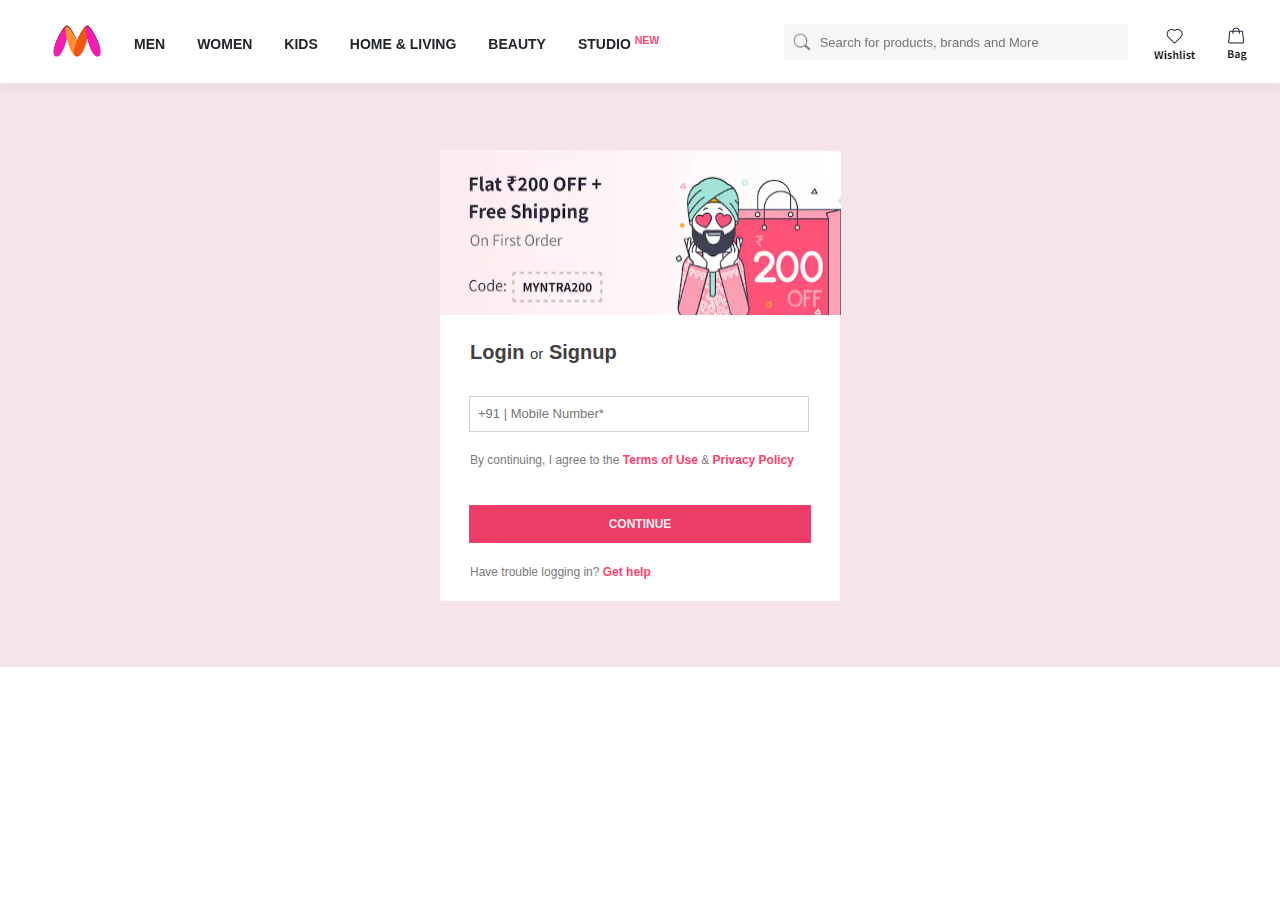
<file: login.html>
<!DOCTYPE html>
<html lang="en">

<head>
    <meta charset="UTF-8">
    <meta name="viewport" content="width=device-width, initial-scale=1.0">
    <title>Myntra</title>
    <link rel="shortcut icon" href="assets/icons/header/myntra-logo.png">
    <link rel="stylesheet" href="css/login.css">
    <link rel="stylesheet" href="css/bootstrap.css">
</head>

<body>

    <!-- Header nav bar starts -->
    <div class="headerNav navShadow container-fluid navbar-expand-lg pt-4 ps-4 mb-4 bg-white fixed-top">
        <div class="row ps-4">
            <div class="container d-flex justify-content-between">

                <!-- Left part of header nav bar starts -->
                <div class="row col-auto text-start">

                    <!-- Myntra logo starts -->
                    <div class="myntraLogo col-auto px-3">
                        <img alt="Myntra Logo" src="assets/icons/header/myntra-logo.png" width="50">
                    </div>
                    <!-- Myntra logo ends -->

                    <div class="row col-auto collapse navbar-collapse">

                        <!-- Men section starts -->
                        <div class="navLinks navLinkMen col-auto mt-2 pb-4 px-3">
                            <span class="fw-14 fw-bold">MEN</span>
                            <!-- Hover content of Men starts -->
                            <div class="content container-fluid d-lg-flex d-none">
                                <div class="contents col-auto-12 row">
                                    <div class="col-auto ms-2 pe-5">
                                        <div class="conSection nav-tabs pb-3 mt-2">
                                            <div class="text-danger fw-bolder fs-13x mb-2 hoversub menSectionHeadings">
                                                Top Wear</div>
                                            <div class=" fs-13x hoversub">T-Shirts</div>
                                            <div class=" fs-13x hoversub">Casual Shirts</div>
                                            <div class=" fs-13x hoversub">Formal Shirts</div>
                                            <div class=" fs-13x hoversub">Sweatshirts</div>
                                            <div class=" fs-13x hoversub">Sweaters</div>
                                            <div class=" fs-13x hoversub">Jackets</div>
                                            <div class=" fs-13x hoversub">Blazers & Coats</div>
                                            <div class=" fs-13x hoversub">Suits</div>
                                            <div class=" fs-13x hoversub">Rain Jackets</div>
                                        </div>
                                        <div class="conSection pb-3 mt-2">
                                            <div class="text-danger fw-bolder fs-13x mb-2 hoversub menSectionHeadings">
                                                Indian & Festive Wear</div>
                                            <div class=" fs-13x hoversub">Kurtas & Kurta Sets</div>
                                            <div class=" fs-13x hoversub">Sherwanis</div>
                                            <div class=" fs-13x hoversub">Nehru Jackets</div>
                                            <div class=" fs-13x hoversub">Dhotis</div>
                                        </div>
                                    </div>
                                    <div class="col-auto ms-2 pe-5">
                                        <div class="conSection nav-tabs pb-3 mt-2">
                                            <div class="text-danger fw-bolder fs-13x mb-2 hoversub menSectionHeadings">
                                                Bottom Wear</div>
                                            <div class=" fs-13x hoversub">Jeans</div>
                                            <div class=" fs-13x hoversub">Casual Trousers</div>
                                            <div class=" fs-13x hoversub">Formal Trousers</div>
                                            <div class=" fs-13x hoversub">Shorts</div>
                                            <div class=" fs-13x hoversub">Track Pants & Joggers</div>
                                        </div>
                                        <div class="conSection pb-3 mt-2 nav-tabs">
                                            <div class="text-danger fw-bolder fs-13x mb-2 hoversub menSectionHeadings">
                                                Inner Wear & Sleepwear Wear </div>
                                            <div class=" fs-13x hoversub">Briefs & Trunks</div>
                                            <div class=" fs-13x hoversub">Boxers</div>
                                            <div class=" fs-13x hoversub">Vests</div>
                                            <div class=" fs-13x hoversub">Sleepwear & Loungewear</div>
                                            <div class=" fs-13x hoversub">Thermals</div>
                                        </div>
                                        <div class="conSection pb-3 mt-2">
                                            <div class="text-danger fw-bolder fs-13x mb-2 hoversub menSectionHeadings">
                                                Plus Size </div>
                                        </div>
                                    </div>
                                    <div class="col-auto ms-2 pe-5">
                                        <div class="conSection nav-tabs pb-3 mt-2">
                                            <div class="text-danger fw-bolder fs-13x mb-2 hoversub menSectionHeadings">
                                                Foot Wear</div>
                                            <div class=" fs-13x hoversub">Casual Shoes</div>
                                            <div class=" fs-13x hoversub">Sports Shoes</div>
                                            <div class=" fs-13x hoversub">Formal Shoes</div>
                                            <div class=" fs-13x hoversub">Sneakers</div>
                                            <div class=" fs-13x hoversub">Sandals & Floaters</div>
                                            <div class=" fs-13x hoversub">Flip Flops</div>
                                            <div class=" fs-13x hoversub">Socks</div>
                                        </div>
                                        <div class="conSection pb-3 mt-2 ">
                                            <div class="text-danger fw-bolder fs-13x mb-2 hoversub menSectionHeadings">
                                                Personal Care & Grooming </div>
                                        </div>
                                        <div class="conSection pb-3 mt-2">
                                            <div class="text-danger fw-bolder fs-13x mb-2 hoversub menSectionHeadings">
                                                Sunglass & Frames </div>
                                        </div>
                                        <div class="conSection pb-3 mt-2">
                                            <div class="text-danger fw-bolder fs-13x mb-2 hoversub menSectionHeadings">
                                                Watches</div>
                                        </div>
                                    </div>
                                    <div class="col-auto ms-2 pe-5">
                                        <div class="conSection nav-tabs pb-3 mt-2">
                                            <div class="text-danger fw-bolder fs-13x mb-2 hoversub menSectionHeadings">
                                                Sports & Active Wear </div>
                                            <div class=" fs-13x hoversub">Sports Shoes</div>
                                            <div class=" fs-13x hoversub">Sports Sandals</div>
                                            <div class=" fs-13x hoversub">Active T-Shirts</div>
                                            <div class=" fs-13x hoversub">Track Pants & Shorts</div>
                                            <div class=" fs-13x hoversub">Tracksuits</div>
                                            <div class=" fs-13x hoversub">Jackets & Sweatshirts</div>
                                            <div class=" fs-13x hoversub">Sports Accessories</div>
                                            <div class=" fs-13x hoversub">Swimwear</div>
                                        </div>
                                        <div class="conSection pb-3 mt-2">
                                            <div class="text-danger fw-bolder fs-13x mb-2 hoversub menSectionHeadings">
                                                Gadgets</div>
                                            <div class=" fs-13x hoversub">Smart Wearables</div>
                                            <div class=" fs-13x hoversub">Fitness Gadgets</div>
                                            <div class=" fs-13x hoversub">Headphones</div>
                                            <div class=" fs-13x hoversub">Speakers</div>
                                        </div>
                                    </div>
                                    <div class="col-auto ms-2 pe-5">
                                        <div class="conSection nav-tabs pb-3 mt-2">
                                            <div class="text-danger fw-bolder fs-13x mb-2 hoversub menSectionHeadings">
                                                Fashion Accessories </div>
                                            <div class=" fs-13x hoversub">Wallets</div>
                                            <div class=" fs-13x hoversub">Belts</div>
                                            <div class=" fs-13x hoversub">Perfumes & Body Mists</div>
                                            <div class=" fs-13x hoversub">Trimmers</div>
                                            <div class=" fs-13x hoversub">Deodorants</div>
                                            <div class=" fs-13x hoversub">Ties, Cufflinks </div>
                                            <div class=" fs-13x hoversub">Accessory Gift Sets</div>
                                            <div class=" fs-13x hoversub">Caps & Hats</div>
                                            <div class=" fs-13x hoversub">Mufflers, Scarves</div>
                                            <div class=" fs-13x hoversub">Phone Cases</div>
                                            <div class=" fs-13x hoversub">Rings & Wristwear</div>
                                            <div class=" fs-13x hoversub">Helmets</div>
                                        </div>
                                        <div class="conSection pb-3 mt-2">
                                            <div class="text-danger fw-bolder fs-13x mb-2 hoversub menSectionHeadings">
                                                Bags & Backpacks </div>
                                        </div>
                                        <div class="conSection pb-3 mt-2">
                                            <div class="text-danger fw-bolder fs-13x mb-2 hoversub menSectionHeadings">
                                                Luggages & Trolleys </div>
                                        </div>
                                    </div>
                                </div>
                            </div>
                            <!-- Hover content of men ends -->
                        </div>
                        <!-- Men section ends -->

                        <!-- Women section starts -->
                        <div class="navLinks navLinkWomen col-auto mt-2 pb-4 px-3">
                            <span class="fw-14 fw-bold">WOMEN</span>
                            <!-- Hover content of women starts -->
                            <div class="content">
                                <div class="contents col-auto-12 row">
                                    <div class="col-auto ms-2 pe-5">
                                        <div class="conSection nav-tabs pb-3 mt-2">
                                            <div class="fw-bolder fs-13x mb-2 hoversub womenSectionHeadings">Indian &
                                                Fusion Wear </div>
                                            <div class=" fs-13x hoversub">Kurtas & Suits</div>
                                            <div class=" fs-13x hoversub">Kurtis, Tunics & Tops</div>
                                            <div class=" fs-13x hoversub">Sarees</div>
                                            <div class=" fs-13x hoversub">Ethnic Wear</div>
                                            <div class=" fs-13x hoversub">Leggings & Churidars</div>
                                            <div class=" fs-13x hoversub">Skirts & Palazzos</div>
                                            <div class=" fs-13x hoversub">Dress Materials</div>
                                            <div class=" fs-13x hoversub">Lehenga Cholis</div>
                                            <div class=" fs-13x hoversub">Dupattas & Shawls</div>
                                            <div class=" fs-13x hoversub">Jackets</div>
                                        </div>
                                        <div class="conSection pb-3 mt-2">
                                            <div class="fw-bolder fs-13x mb-2 hoversub womenSectionHeadings">Belts,
                                                Scarves & More </div>
                                        </div>
                                        <div class="conSection pb-3 mt-2">
                                            <div class="fw-bolder fs-13x mb-2 hoversub womenSectionHeadings">Watches &
                                                Wearables </div>
                                        </div>
                                    </div>
                                    <div class="col-auto ms-2 pe-5">
                                        <div class="conSection nav-tabs pb-3 mt-2">
                                            <div class="fw-bolder fs-13x mb-2 hoversub womenSectionHeadings">Western
                                                Wear</div>
                                            <div class=" fs-13x hoversub">Dresses</div>
                                            <div class=" fs-13x hoversub">Tops</div>
                                            <div class=" fs-13x hoversub">Tshirts</div>
                                            <div class=" fs-13x hoversub">Jeans</div>
                                            <div class=" fs-13x hoversub">Trousers & Capris</div>
                                            <div class=" fs-13x hoversub">Shorts & Skirts</div>
                                            <div class=" fs-13x hoversub">Co-ords</div>
                                            <div class=" fs-13x hoversub">Playsuits</div>
                                            <div class=" fs-13x hoversub">Jumpsuits</div>
                                            <div class=" fs-13x hoversub">Shrugs</div>
                                            <div class=" fs-13x hoversub">Sweaters & Sweatshirts</div>
                                            <div class=" fs-13x hoversub">Jackets & Coats</div>
                                            <div class=" fs-13x hoversub">Blazers & Waistcoats</div>
                                        </div>
                                        <div class="conSection pb-3 mt-2">
                                            <div class="fw-bolder fs-13x mb-2 hoversub womenSectionHeadings">Plus Size
                                            </div>
                                        </div>
                                    </div>
                                    <div class="col-auto ms-2 pe-5">
                                        <div class="conSection pb-3 mt-2">
                                            <div class="fw-bolder fs-13x mb-2 hoversub womenSectionHeadings">Maternity
                                            </div>
                                        </div>
                                        <div class="conSection pb-3 mt-2">
                                            <div class="fw-bolder fs-13x mb-2 hoversub womenSectionHeadings">Sunglasses
                                                & Frames </div>
                                        </div>
                                        <div class="conSection nav-tabs pb-3 mt-2">
                                            <div class="fw-bolder fs-13x mb-2 hoversub womenSectionHeadings">Foot Wear
                                            </div>
                                            <div class=" fs-13x hoversub">Flats</div>
                                            <div class=" fs-13x hoversub">Casual Shoes</div>
                                            <div class=" fs-13x hoversub">Heels</div>
                                            <div class=" fs-13x hoversub">Boots</div>
                                            <div class=" fs-13x hoversub">Sports Shoes & Floaters</div>
                                        </div>
                                        <div class="conSection pb-3 mt-2">
                                            <div class="fw-bolder fs-13x mb-2 hoversub womenSectionHeadings">Sports &
                                                Active Wear </div>
                                            <div class=" fs-13x hoversub">Clothing</div>
                                            <div class=" fs-13x hoversub">Footwear</div>
                                            <div class=" fs-13x hoversub">Sports Accessories</div>
                                            <div class=" fs-13x hoversub">Sports Equipment</div>
                                        </div>
                                    </div>
                                    <div class="col-auto ms-2 pe-5">
                                        <div class="conSection nav-tabs pb-3 mt-2">
                                            <div class="fw-bolder fs-13x mb-2 hoversub womenSectionHeadings">Lingerie &
                                                Sleepwear </div>
                                            <div class=" fs-13x hoversub">Bra</div>
                                            <div class=" fs-13x hoversub">Briefs</div>
                                            <div class=" fs-13x hoversub">Shapewear</div>
                                            <div class=" fs-13x hoversub">Sleepwear & Loungewear</div>
                                            <div class=" fs-13x hoversub">Swimwear</div>
                                            <div class=" fs-13x hoversub">Camisoles & Thermals</div>
                                        </div>
                                        <div class="conSection pb-3 mt-2">
                                            <div class="fw-bolder fs-13x mb-2 hoversub womenSectionHeadings">Beauty &
                                                Personal Care </div>
                                            <div class=" fs-13x hoversub">Makeup</div>
                                            <div class=" fs-13x hoversub">Skincare</div>
                                            <div class=" fs-13x hoversub">Premium Beauty</div>
                                            <div class=" fs-13x hoversub">Lipsticks</div>
                                            <div class=" fs-13x hoversub">Fragrances</div>
                                        </div>
                                    </div>
                                    <div class="col-auto ms-2 pe-5">
                                        <div class="conSection nav-tabs pb-3 mt-2">
                                            <div class="fw-bolder fs-13x mb-2 hoversub womenSectionHeadings">Gadgets
                                            </div>
                                            <div class=" fs-13x hoversub">Smart Wearables</div>
                                            <div class=" fs-13x hoversub">Fitness Gadgets</div>
                                            <div class=" fs-13x hoversub">Headphones</div>
                                            <div class=" fs-13x hoversub">Speakers</div>
                                        </div>
                                        <div class="conSection nav-tabs pb-3 mt-2">
                                            <div class="fw-bolder fs-13x mb-2 hoversub womenSectionHeadings">Jewellery
                                            </div>
                                            <div class=" fs-13x hoversub">Fashion Jewellery</div>
                                            <div class=" fs-13x hoversub">Fine Jewellery</div>
                                            <div class=" fs-13x hoversub">Earrings</div>
                                        </div>
                                        <div class="conSection pb-3 mt-2">
                                            <div class="fw-bolder fs-13x mb-2 hoversub womenSectionHeadings">Backpacks
                                            </div>
                                        </div>
                                        <div class="conSection pb-3 mt-2">
                                            <div class="fw-bolder fs-13x mb-2 hoversub womenSectionHeadings">Handbags,
                                                Bags & Wallets</div>
                                        </div>
                                        <div class="conSection pb-3 mt-2">
                                            <div class="fw-bolder fs-13x mb-2 hoversub womenSectionHeadings">Luggages &
                                                Trolleys </div>
                                        </div>
                                    </div>
                                </div>
                            </div>
                            <!-- Hover content of Women ends -->
                        </div>
                        <!-- Women section ends -->

                        <!-- Kids section starts -->
                        <div class="navLinks navLinkKids col-auto mt-2 pb-4 px-3">
                            <span class="fw-14 fw-bold">KIDS</span>
                            <!-- Hover content of Kids starts -->
                            <div class="content">
                                <div class="contents col-auto-12 row">
                                    <div class="col-auto ms-2 pe-5">
                                        <div class="conSection pb-3 mt-2">
                                            <div class="fw-bolder fs-13x mb-2 hoversub kidsSectionHeadings">Boys
                                                Clothing</div>
                                            <div class=" fs-13x hoversub">T-Shirts</div>
                                            <div class=" fs-13x hoversub">Shirts</div>
                                            <div class=" fs-13x hoversub">Shorts</div>
                                            <div class=" fs-13x hoversub">Jeans</div>
                                            <div class=" fs-13x hoversub">Trouserss</div>
                                            <div class=" fs-13x hoversub">Clothing Sets</div>
                                            <div class=" fs-13x hoversub">Ethnic Wear</div>
                                            <div class=" fs-13x hoversub">Track Pants & Pyjamas</div>
                                            <div class=" fs-13x hoversub">Jacket, Sweater & Sweatshirts</div>
                                            <div class=" fs-13x hoversub">Party Wear</div>
                                            <div class=" fs-13x hoversub">Innerwear & Thermals</div>
                                            <div class=" fs-13x hoversub">Nightwear & Loungewear</div>
                                            <div class=" fs-13x hoversub">Value Packs</div>
                                        </div>
                                    </div>
                                    <div class="col-auto ms-2 pe-5">
                                        <div class="conSection pb-3 mt-2">
                                            <div class="fw-bolder fs-13x mb-2 hoversub kidsSectionHeadings">Girls
                                                Clothing</div>
                                            <div class=" fs-13x hoversub">Dresses</div>
                                            <div class=" fs-13x hoversub">Tops</div>
                                            <div class=" fs-13x hoversub">Tshirts</div>
                                            <div class=" fs-13x hoversub">Clothing Sets</div>
                                            <div class=" fs-13x hoversub">Lehenga choli</div>
                                            <div class=" fs-13x hoversub">Kurta Sets</div>
                                            <div class=" fs-13x hoversub">Party wear</div>
                                            <div class=" fs-13x hoversub">Dungarees & Jumpsuits</div>
                                            <div class=" fs-13x hoversub">Skirts & shorts</div>
                                            <div class=" fs-13x hoversub">Tights & Leggings</div>
                                            <div class=" fs-13x hoversub">Jeans, Trousers & Capris</div>
                                            <div class=" fs-13x hoversub">Jacket, Sweaters</div>
                                            <div class=" fs-13x hoversub">Innerwear & Thermals</div>
                                            <div class=" fs-13x hoversub">Nightwear & Loungewear</div>
                                            <div class=" fs-13x hoversub">Value Packs</div>
                                        </div>
                                    </div>
                                    <div class="col-auto ms-2 pe-5">
                                        <div class="conSection nav-tabs pb-3 mt-2">
                                            <div class="fw-bolder fs-13x mb-2 hoversub kidsSectionHeadings">Foot Wear
                                            </div>
                                            <div class=" fs-13x hoversub">Casual Shoes</div>
                                            <div class=" fs-13x hoversub">Flipflops</div>
                                            <div class=" fs-13x hoversub">Sports Shoes</div>
                                            <div class=" fs-13x hoversub">Flats</div>
                                            <div class=" fs-13x hoversub">Sandals</div>
                                            <div class=" fs-13x hoversub">Heels</div>
                                            <div class=" fs-13x hoversub">School Shoes</div>
                                            <div class=" fs-13x hoversub">Socks</div>
                                        </div>
                                        <div class="conSection pb-3 mt-2">
                                            <div class="fw-bolder fs-13x mb-2 hoversub kidsSectionHeadings">Toys</div>
                                            <div class=" fs-13x hoversub">Learning & Development</div>
                                            <div class=" fs-13x hoversub">Activity Toys</div>
                                            <div class=" fs-13x hoversub">Soft Toys</div>
                                            <div class=" fs-13x hoversub">Action Figure / Play set</div>
                                        </div>
                                    </div>
                                    <div class="col-auto ms-2 pe-5">
                                        <div class="conSection nav-tabs pb-3 mt-2">
                                            <div class="fw-bolder fs-13x mb-2 hoversub kidsSectionHeadings">Infants
                                            </div>
                                            <div class=" fs-13x hoversub">Bodysuits</div>
                                            <div class=" fs-13x hoversub">Rompers & Sleepsuits</div>
                                            <div class=" fs-13x hoversub">Clothing Sets</div>
                                            <div class=" fs-13x hoversub">Tshirts & Tops</div>
                                            <div class=" fs-13x hoversub">Dresses</div>
                                            <div class=" fs-13x hoversub">Bottom wear</div>
                                            <div class=" fs-13x hoversub">Winter Wear</div>
                                            <div class=" fs-13x hoversub">Innerwear & Sleepwear</div>
                                            <div class=" fs-13x hoversub">Infant Care</div>
                                        </div>
                                        <div class="conSection pb-3 mt-2">
                                            <div class="fw-bolder fs-13x mb-2 hoversub kidsSectionHeadings">Home & Bath
                                            </div>
                                        </div>
                                        <div class="conSection pb-3 mt-2">
                                            <div class="fw-bolder fs-13x mb-2 hoversub kidsSectionHeadings">Personal
                                                Care </div>
                                        </div>
                                    </div>
                                    <div class="col-auto ms-2 pe-5">
                                        <div class="conSection nav-tabs pb-3 mt-2">
                                            <div class="fw-bolder fs-13x mb-2 hoversub kidsSectionHeadings">Kids
                                                Accessories </div>
                                            <div class=" fs-13x hoversub">Bags & Backpacks</div>
                                            <div class=" fs-13x hoversub">Watches</div>
                                            <div class=" fs-13x hoversub">Jewellery & Hair accessory</div>
                                            <div class=" fs-13x hoversub">Sunglasses</div>
                                            <div class=" fs-13x hoversub">Masks & Protective Gears</div>
                                            <div class=" fs-13x hoversub">Caps & Hats</div>
                                        </div>
                                        <div class="conSection pb-3 mt-2">
                                            <div class="fw-bolder fs-13x mb-2 hoversub kidsSectionHeadings">Brands</div>
                                            <div class=" fs-13x hoversub">Bags & Backpacks</div>
                                            <div class=" fs-13x hoversub">H&M</div>
                                            <div class=" fs-13x hoversub">Max Kids</div>
                                            <div class=" fs-13x hoversub">Pantaloons</div>
                                            <div class=" fs-13x hoversub">UCBenettonKids</div>
                                            <div class=" fs-13x hoversub">YK</div>
                                            <div class=" fs-13x hoversub">U.S.PoloAssn.</div>
                                            <div class=" fs-13x hoversub">Mothercare</div>
                                            <div class=" fs-13x hoversub">HRX</div>
                                        </div>
                                    </div>
                                </div>
                            </div>
                            <!-- Hover content of Kids ends-->
                        </div>
                        <!--Kids section ends -->

                        <!-- Home & Living section starts -->
                        <div class="navLinks navLinkHomeLiving col-auto mt-2 pb-4 px-3">
                            <span class="fw-14 fw-bold"> HOME & LIVING </span>
                            <!-- Hover content of Home & Living starts -->
                            <div class="content">
                                <div class="contents col-auto-12 row">
                                    <div class="col-auto ms-2 pe-5">
                                        <div class="conSection nav-tabs pb-3 mt-2">
                                            <div class="fw-bolder fs-13x mb-2 hoversub  homeLivingSectionHeadings">Bed
                                                Linen & Furnishing</div>
                                            <div class=" fs-13x hoversub">Bed Runners</div>
                                            <div class=" fs-13x hoversub">Mattress Protectors</div>
                                            <div class=" fs-13x hoversub">Bedsheets</div>
                                            <div class=" fs-13x hoversub">Bedding Sets</div>
                                            <div class=" fs-13x hoversub">Blankets, Quilts & Dohars</div>
                                            <div class=" fs-13x hoversub">Pillows & Pillow Covers</div>
                                            <div class=" fs-13x hoversub">Bed Covers</div>
                                            <div class=" fs-13x hoversub">Diwan Sets</div>
                                            <div class=" fs-13x hoversub">Chair Pads & Covers</div>
                                            <div class=" fs-13x hoversub">Sofa Covers</div>
                                        </div>
                                        <div class="conSection pb-3 mt-2">
                                            <div class="fw-bolder fs-13x mb-2 hoversub homeLivingSectionHeadings">
                                                Flooring</div>
                                            <div class=" fs-13x hoversub">Floor Runners</div>
                                            <div class=" fs-13x hoversub">Carpets</div>
                                            <div class=" fs-13x hoversub">Floor Mats & Dhurries</div>
                                            <div class=" fs-13x hoversub">Door Mats</div>
                                        </div>
                                    </div>
                                    <div class="col-auto ms-2 pe-5">
                                        <div class="conSection nav-tabs pb-3 mt-2">
                                            <div class="fw-bolder fs-13x mb-2 hoversub homeLivingSectionHeadings">Bath
                                            </div>
                                            <div class=" fs-13x hoversub">Bath Towels</div>
                                            <div class=" fs-13x hoversub">Hand & Face Towels</div>
                                            <div class=" fs-13x hoversub">Beach Towels</div>
                                            <div class=" fs-13x hoversub">Towels Set</div>
                                            <div class=" fs-13x hoversub">Bath Rugs</div>
                                            <div class=" fs-13x hoversub">Bath Robes</div>
                                            <div class=" fs-13x hoversub">Bathroom Accessories</div>
                                            <div class=" fs-13x hoversub">Shower Curtains</div>
                                        </div>
                                        <div class="conSection pb-3 mt-2">
                                            <div class="fw-bolder fs-13x mb-2 hoversub homeLivingSectionHeadings">Lamps
                                                & Lighting</div>
                                            <div class=" fs-13x hoversub">Floor Lamps</div>
                                            <div class=" fs-13x hoversub">Ceiling Lamps</div>
                                            <div class=" fs-13x hoversub">Table Lamps</div>
                                            <div class=" fs-13x hoversub">Wall Lamps</div>
                                            <div class=" fs-13x hoversub">Outdoor Lamps</div>
                                            <div class=" fs-13x hoversub">String Lights</div>
                                        </div>
                                    </div>
                                    <div class="col-auto ms-2 pe-5">
                                        <div class="conSection nav-tabs pb-3 mt-2">
                                            <div class="fw-bolder fs-13x mb-2 hoversub homeLivingSectionHeadings">Home
                                                Décor</div>
                                            <div class=" fs-13x hoversub">Plants & Planters</div>
                                            <div class=" fs-13x hoversub">Aromas & Candles</div>
                                            <div class=" fs-13x hoversub">Clocks</div>
                                            <div class=" fs-13x hoversub">Mirrors</div>
                                            <div class=" fs-13x hoversub">Wall Décor</div>
                                            <div class=" fs-13x hoversub">Festive Decor</div>
                                            <div class=" fs-13x hoversub">Pooja Essentials</div>
                                            <div class=" fs-13x hoversub">Wall Shelves</div>
                                            <div class=" fs-13x hoversub">Fountains</div>
                                            <div class=" fs-13x hoversub">Showpieces & Vases</div>
                                            <div class=" fs-13x hoversub">Ottoman</div>
                                        </div>
                                        <div class="conSection pb-3 mt-2 ">
                                            <div class="fw-bolder fs-13x mb-2 hoversub homeLivingSectionHeadings">
                                                Cushions & Cushion Covers</div>
                                        </div>
                                        <div class="conSection pb-3 mt-2">
                                            <div class="fw-bolder fs-13x mb-2 hoversub homeLivingSectionHeadings">
                                                Curtains</div>
                                        </div>
                                    </div>
                                    <div class="col-auto ms-2 pe-5">
                                        <div class="conSection pb-3 mt-2">
                                            <div class="fw-bolder fs-13x mb-2 hoversub homeLivingSectionHeadings">Home
                                                Gift Sets</div>
                                        </div>
                                        <div class="conSection nav-tabs pb-3 mt-2">
                                            <div class="fw-bolder fs-13x mb-2 hoversub homeLivingSectionHeadings">
                                                Kitchen & Table</div>
                                            <div class=" fs-13x hoversub">Table Runners</div>
                                            <div class=" fs-13x hoversub">Dinnerware & Serveware</div>
                                            <div class=" fs-13x hoversub">Cups and Mugs</div>
                                            <div class=" fs-13x hoversub">Bakeware & Cookware</div>
                                            <div class=" fs-13x hoversub">Kitchen Storage & Tools</div>
                                            <div class=" fs-13x hoversub">Bar & Drinkware</div>
                                            <div class=" fs-13x hoversub">Table Covers & Furnishings</div>
                                        </div>
                                        <div class="conSection pb-3 mt-2">
                                            <div class="fw-bolder fs-13x mb-2 hoversub homeLivingSectionHeadings">
                                                Storage</div>
                                            <div class=" fs-13x hoversub">Bins</div>
                                            <div class=" fs-13x hoversub">Hangers</div>
                                            <div class=" fs-13x hoversub">Organisers</div>
                                            <div class=" fs-13x hoversub">Hooks & Holders</div>
                                            <div class=" fs-13x hoversub">Laundry Bags</div>
                                        </div>
                                    </div>
                                    <div class="col-auto ms-2 pe-5">
                                        <div class="conSection pb-3 mt-2">
                                            <div class="fw-bolder fs-13x mb-2 hoversub homeLivingSectionHeadings">Brands
                                            </div>
                                            <div class=" fs-13x hoversub">H&M</div>
                                            <div class=" fs-13x hoversub">Marks & Spencer</div>
                                            <div class=" fs-13x hoversub">Home Centre</div>
                                            <div class=" fs-13x hoversub">Spaces</div>
                                            <div class=" fs-13x hoversub">D'Decor</div>
                                            <div class=" fs-13x hoversub">Story@Home</div>
                                            <div class=" fs-13x hoversub">Pure Home & Living</div>
                                            <div class=" fs-13x hoversub">Swayam</div>
                                            <div class=" fs-13x hoversub">Raymond Home</div>
                                            <div class=" fs-13x hoversub">Maspar</div>
                                            <div class=" fs-13x hoversub">Trident</div>
                                            <div class=" fs-13x hoversub">Cortina</div>
                                            <div class=" fs-13x hoversub">Random</div>
                                            <div class=" fs-13x hoversub">Ellementry</div>
                                            <div class=" fs-13x hoversub">ROMEE</div>
                                            <div class=" fs-13x hoversub">SEJ by Nisha Gupta</div>
                                        </div>
                                    </div>
                                </div>
                            </div>
                            <!-- Hover content of Home & Living starts -->
                        </div>
                        <!-- Home & Living section ends -->

                        <!-- Beauty section starts -->
                        <div class="navLinks navLinkBeauty col-auto mt-2 pb-4 px-3">
                            <span class="fw-14 fw-bold">BEAUTY</span>
                            <!-- Hover content of Beauty starts -->
                            <div class="content">
                                <div class="contents col-auto-12 row">
                                    <div class="col-auto ms-2 pe-5">
                                        <div class="fw-bolder fs-13x mb-2 hoversub beautySectionHeadings">Makeup</div>
                                        <div class=" fs-13x hoversub">Lipstick</div>
                                        <div class=" fs-13x hoversub">Lip Gloss</div>
                                        <div class=" fs-13x hoversub">Lip Liner</div>
                                        <div class=" fs-13x hoversub">Mascara</div>
                                        <div class=" fs-13x hoversub">Eyeliner</div>
                                        <div class=" fs-13x hoversub">Kajal</div>
                                        <div class=" fs-13x hoversub">Eyeshadow</div>
                                        <div class=" fs-13x hoversub">Foundation</div>
                                        <div class=" fs-13x hoversub">Primer</div>
                                        <div class=" fs-13x hoversub">Concealer</div>
                                        <div class=" fs-13x hoversub">Compact</div>
                                        <div class=" fs-13x hoversub">Nail Polish</div>
                                    </div>
                                    <div class="col-auto ms-2 pe-5">
                                        <div class="conSection nav-tabs pb-3 mt-2">
                                            <div class="fw-bolder fs-13x mb-2 hoversub beautySectionHeadings">Skincare,
                                                Bath & Body</div>
                                            <div class=" fs-13x hoversub">Face Moisturiser</div>
                                            <div class=" fs-13x hoversub">Cleanser</div>
                                            <div class=" fs-13x hoversub">Masks & Peel</div>
                                            <div class=" fs-13x hoversub">Sunscreen</div>
                                            <div class=" fs-13x hoversub">Serum</div>
                                            <div class=" fs-13x hoversub">Face Wash</div>
                                            <div class=" fs-13x hoversub">Eye Cream</div>
                                            <div class=" fs-13x hoversub">Lip Balm</div>
                                            <div class=" fs-13x hoversub">Body Lotion</div>
                                            <div class=" fs-13x hoversub">Body Wash</div>
                                            <div class=" fs-13x hoversub">Body Scrub</div>
                                            <div class=" fs-13x hoversub">Hand Cream</div>
                                        </div>
                                        <div class="conSection pb-3 mt-2">
                                            <div class="fw-bolder fs-13x mb-2 hoversub beautySectionHeadings">Baby Care
                                            </div>
                                        </div>
                                        <div class="conSection pb-3 mt-2">
                                            <div class="fw-bolder fs-13x mb-2 hoversub beautySectionHeadings">Masks
                                            </div>
                                        </div>
                                    </div>
                                    <div class="col-auto ms-2 pe-5">
                                        <div class="conSection nav-tabs pb-3 mt-2">
                                            <div class="fw-bolder fs-13x mb-2 hoversub beautySectionHeadings">Haircare
                                            </div>
                                            <div class=" fs-13x hoversub">Shampoo</div>
                                            <div class=" fs-13x hoversub">Conditioner</div>
                                            <div class=" fs-13x hoversub">Hair Cream</div>
                                            <div class=" fs-13x hoversub">Hair Oil</div>
                                            <div class=" fs-13x hoversub">Hair Gel</div>
                                            <div class=" fs-13x hoversub">Hair Color</div>
                                            <div class=" fs-13x hoversub">Hair Serum</div>
                                            <div class=" fs-13x hoversub">Hair Accessory</div>
                                        </div>
                                        <div class="conSection pb-3 mt-2">
                                            <div class="fw-bolder fs-13x mb-2 hoversub beautySectionHeadings">Fragrances
                                            </div>
                                            <div class=" fs-13x hoversub">Perfume</div>
                                            <div class=" fs-13x hoversub">Deodorant</div>
                                            <div class=" fs-13x hoversub">Body Mist</div>
                                        </div>
                                    </div>
                                    <div class="col-auto ms-2 pe-5">
                                        <div class="conSection nav-tabs pb-3 mt-2">
                                            <div class="fw-bolder fs-13x mb-2 hoversub beautySectionHeadings">Appliances
                                            </div>
                                            <div class=" fs-13x hoversub">Hair Straightener</div>
                                            <div class=" fs-13x hoversub">Hair Dryer</div>
                                            <div class=" fs-13x hoversub">Epilator</div>
                                        </div>
                                        <div class="conSection nav-tabs pb-3 mt-2">
                                            <div class="fw-bolder fs-13x mb-2 hoversub beautySectionHeadings">Men's
                                                Grooming</div>
                                            <div class=" fs-13x hoversub">Trimmers</div>
                                            <div class=" fs-13x hoversub">Beard Oil</div>
                                            <div class=" fs-13x hoversub">Hair Wax</div>
                                        </div>
                                        <div class="conSection nav-tabs pb-3 mt-2">
                                            <div class="fw-bolder fs-13x mb-2 hoversub beautySectionHeadings">Beauty
                                                Gift & Makeup Set</div>
                                            <div class=" fs-13x hoversub">Beauty Gift</div>
                                            <div class=" fs-13x hoversub">Makeup Kit</div>
                                        </div>
                                        <div class="conSection pb-3 mt-2">
                                            <div class="fw-bolder fs-13x mb-2 hoversub beautySectionHeadings">Premium
                                                Beauty</div>
                                        </div>
                                        <div class="conSection pb-3 mt-2">
                                            <div class="fw-bolder fs-13x mb-2 hoversub beautySectionHeadings">Wellness &
                                                Hygiene</div>
                                        </div>
                                    </div>
                                    <div class="col-auto ms-2 pe-5">
                                        <div class="conSection pb-3 mt-2">
                                            <div class="fw-bolder fs-13x mb-2 hoversub beautySectionHeadings">Top Brands
                                            </div>
                                            <div class=" fs-13x hoversub">Lakme</div>
                                            <div class=" fs-13x hoversub">Maybelline</div>
                                            <div class=" fs-13x hoversub">LOreal</div>
                                            <div class=" fs-13x hoversub">Philips</div>
                                            <div class=" fs-13x hoversub">Bath & Body Works</div>
                                            <div class=" fs-13x hoversub">THE BODY SHOP</div>
                                            <div class=" fs-13x hoversub">Biotique</div>
                                            <div class=" fs-13x hoversub">Mamaearth</div>
                                            <div class=" fs-13x hoversub">MCaffeine</div>
                                            <div class=" fs-13x hoversub">Nivea</div>
                                            <div class=" fs-13x hoversub">Lotus Herbals</div>
                                            <div class=" fs-13x hoversub">LOreal Professionnel</div>
                                            <div class=" fs-13x hoversub">KAMA AYURVEDA</div>
                                            <div class=" fs-13x hoversub">M.A.C</div>
                                            <div class=" fs-13x hoversub">Forest Essentials</div>
                                        </div>
                                    </div>
                                </div>
                            </div>
                            <!-- Hover content of Beauty ends -->
                        </div>
                        <!-- Beauty section ends -->

                        <!-- Studio section starts -->
                        <div class="navLinks navLinkStudio col-auto mt-2 pb-4 px-3">
                            <span class="fw-14 fw-bold"> STUDIO <sup class="sup">NEW</sup> </span>
                            <!-- Hover content of Studio starts -->
                            <div class="content ">
                                <div class="contents studioContent col-auto row">
                                    <div class="col-auto ms-2 pe-5">
                                        <div class="conSection pb-3 mt-2">
                                            <div class="studioLogo img-fluid p-2">
                                                <img alt="studio logo" class="align-items-center studioLogoImg"
                                                    src="assets/icons/header/studio-logo.png">
                                            </div>
                                            <div class="text-center">
                                                <span>
                                                    Your daily inspiration for everything fashion
                                                </span>
                                            </div>
                                            <div class="p-3">
                                                <img alt="logo" src="assets/images/header/studio-banner.png"
                                                    width="514"><br>
                                            </div>

                                            <div class="container-fluid text-uppercase text-center">
                                                <a href="https://www.myntra.com/studio/home?appRoute=%7B%22url%22%3A%22%2Fstudio%2Fhome%22%7D"
                                                    class="exploreStudio">
                                                    <span class="border border-black p-2 fw-bolder"> EXPLORE STUDIO >
                                                    </span>
                                                </a>

                                            </div>

                                            <!-- <div class="container-fluid text-uppercase text-center exploreStudio">
                                                <span class="border border-black p-2 fw-bolder"> EXPLORE STUDIO > </span>
                                            </div> -->
                                        </div>
                                    </div>
                                </div>
                            </div>
                            <!-- Hover content of Studio ends -->
                        </div>
                        <!-- Studio section ends -->
                    </div>

                </div>
                <!-- Left part of header nav bar ends -->

                <!-- Right part of header nav bar starts -->
                <div class="col-lg-5 ms-3 row">
                    <div class="col">
                        <form>
                            <input type="search" placeholder="Search for products, brands and More" class="search ">
                        </form>

                    </div>
                    <!-- <div class="col-auto pointer">
                        <img src="assets/icons/header/profile.png" alt="Profile Image">
                    </div> -->
                    <div class="col-auto pointer">
                        <img src="assets/icons/header/wishlist.png" alt="Wishlist Image">
                    </div>
                    <div class="col-auto me-3 pointer">
                        <img src="assets/icons/header/bag.png" alt="Bag Image">
                    </div>
                </div>
                <!-- Right part of header nav bar starts -->

            </div>
        </div>
    </div>
    <!-- Header Nav bar ends -->

    <!-- Main body starts -->
    <div class="outsidePink">
        <div class="signupMainBody">
            <!-- <div class = "signupForm"> -->
            <form id="formToValidate">
                <div class="coupon">
                    <img src="assets/images/signup/signup-coupon.png" alt="Signup coupon">
                </div>

                <h1><b>Login</b> <small>or</small> <b>Signup</b></h1>

                <div class="inputPhoneNumber d-flex flex-column justify-content-center">
                    <input type="text" placeholder="+91 | Mobile Number*" id="phoneNumber" name="phoneNumber">
                    <div class="errorMessage"></div>
                    <!-- <input type="text" value="+91" class="disabled-input" disabled>
                          <input type="text" class="enabled-textbox"> -->
                </div>

                <p>By continuing, I agree to the <a href="https://www.myntra.com/termsofuse">Terms of Use</a> & <a
                        href="https://www.myntra.com/privacypolicy">Privacy Policy</a></p>

                <div class="d-flex justify-content-center">
                    <button type="submit" id="continueButton">CONTINUE</button>
                    </div>

                    <p>Have trouble logging in? <a href="
                        https://www.myntra.com/recovery?referer=https%3A%2F%2Fwww.myntra.com%2F">Get help</a></p>

            </form>
            <!-- </div> -->
        </div>
    </div>

    <!-- Main body ends -->

    <script src="js/login.js"></script>

</body>

</html>
</file>
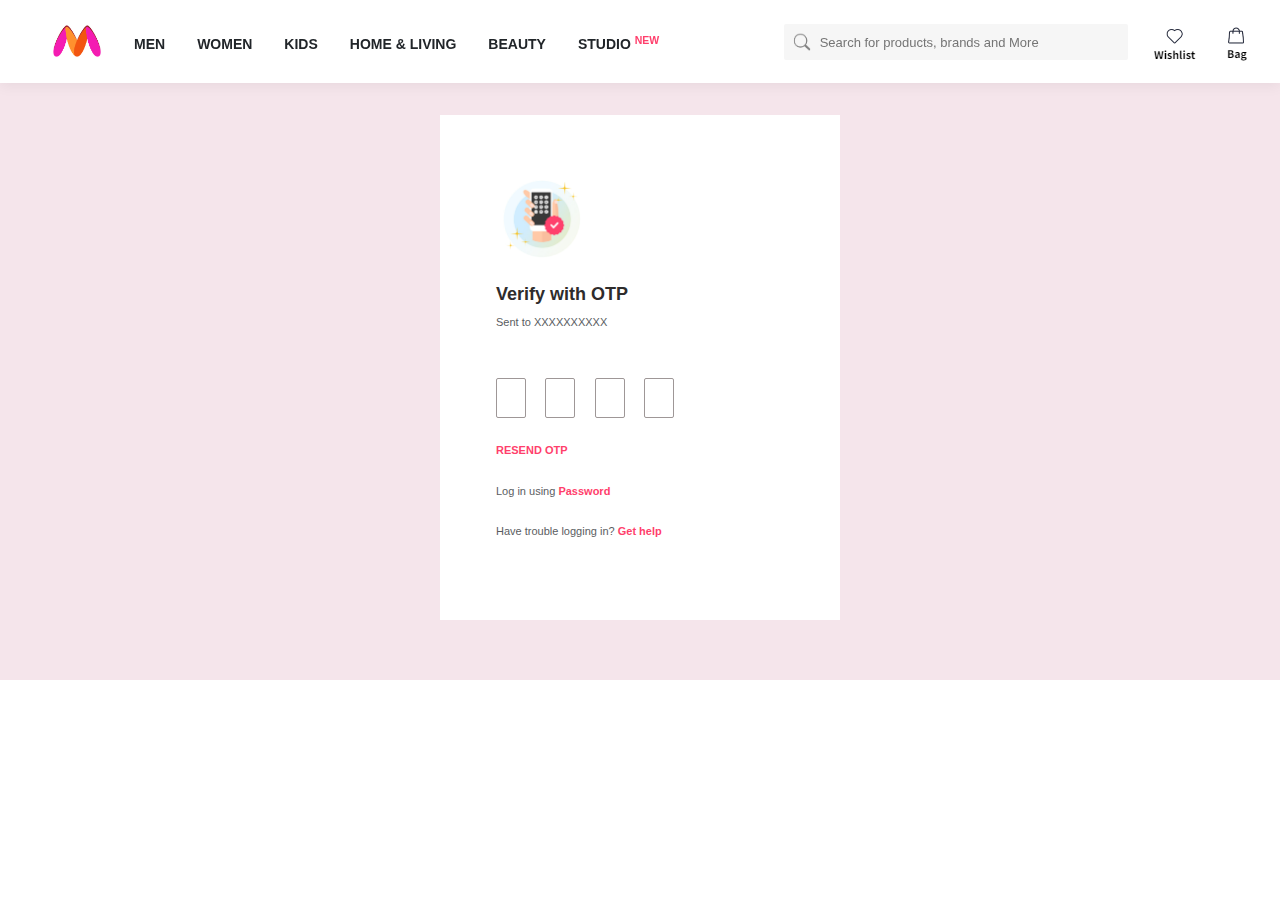
<file: OTP.html>
<!DOCTYPE html>
<html lang="en">

<head>
    <meta charset="UTF-8">
    <meta name="viewport" content="width=device-width, initial-scale=1.0">
    <title>Myntra</title>
    <link rel="shortcut icon" href="assets/icons/header/myntra-logo.png">
    <link rel="stylesheet" href="css/OTP.css">
    <link rel="stylesheet" href="css/bootstrap.css">
    <script src=""></script>
</head>

<body>

    <!-- Header nav bar starts -->
    <div class="headerNav navShadow container-fluid navbar-expand-lg pt-4 ps-4 mb-4 bg-white fixed-top">
        <div class="row ps-4">
            <div class="container d-flex justify-content-between">

                <!-- Left part of header nav bar starts -->
                <div class="row col-auto text-start">

                    <!-- Myntra logo starts -->
                    <div class="myntraLogo col-auto px-3">
                        <img alt="Myntra Logo" src="assets/icons/header/myntra-logo.png" width="50">
                    </div>
                    <!-- Myntra logo ends -->

                    <div class="row col-auto collapse navbar-collapse">

                        <!-- Men section starts -->
                        <div class="navLinks navLinkMen col-auto mt-2 pb-4 px-3">
                            <span class="fw-14 fw-bold">MEN</span>
                            <!-- Hover content of Men starts -->
                            <div class="content container-fluid d-lg-flex d-none">
                                <div class="contents col-auto-12 row">
                                    <div class="col-auto ms-2 pe-5">
                                        <div class="conSection nav-tabs pb-3 mt-2">
                                            <div class="text-danger fw-bolder fs-13x mb-2 hoversub menSectionHeadings">
                                                Top Wear</div>
                                            <div class=" fs-13x hoversub">T-Shirts</div>
                                            <div class=" fs-13x hoversub">Casual Shirts</div>
                                            <div class=" fs-13x hoversub">Formal Shirts</div>
                                            <div class=" fs-13x hoversub">Sweatshirts</div>
                                            <div class=" fs-13x hoversub">Sweaters</div>
                                            <div class=" fs-13x hoversub">Jackets</div>
                                            <div class=" fs-13x hoversub">Blazers & Coats</div>
                                            <div class=" fs-13x hoversub">Suits</div>
                                            <div class=" fs-13x hoversub">Rain Jackets</div>
                                        </div>
                                        <div class="conSection pb-3 mt-2">
                                            <div class="text-danger fw-bolder fs-13x mb-2 hoversub menSectionHeadings">
                                                Indian & Festive Wear</div>
                                            <div class=" fs-13x hoversub">Kurtas & Kurta Sets</div>
                                            <div class=" fs-13x hoversub">Sherwanis</div>
                                            <div class=" fs-13x hoversub">Nehru Jackets</div>
                                            <div class=" fs-13x hoversub">Dhotis</div>
                                        </div>
                                    </div>
                                    <div class="col-auto ms-2 pe-5">
                                        <div class="conSection nav-tabs pb-3 mt-2">
                                            <div class="text-danger fw-bolder fs-13x mb-2 hoversub menSectionHeadings">
                                                Bottom Wear</div>
                                            <div class=" fs-13x hoversub">Jeans</div>
                                            <div class=" fs-13x hoversub">Casual Trousers</div>
                                            <div class=" fs-13x hoversub">Formal Trousers</div>
                                            <div class=" fs-13x hoversub">Shorts</div>
                                            <div class=" fs-13x hoversub">Track Pants & Joggers</div>
                                        </div>
                                        <div class="conSection pb-3 mt-2 nav-tabs">
                                            <div class="text-danger fw-bolder fs-13x mb-2 hoversub menSectionHeadings">
                                                Inner Wear & Sleepwear Wear </div>
                                            <div class=" fs-13x hoversub">Briefs & Trunks</div>
                                            <div class=" fs-13x hoversub">Boxers</div>
                                            <div class=" fs-13x hoversub">Vests</div>
                                            <div class=" fs-13x hoversub">Sleepwear & Loungewear</div>
                                            <div class=" fs-13x hoversub">Thermals</div>
                                        </div>
                                        <div class="conSection pb-3 mt-2">
                                            <div class="text-danger fw-bolder fs-13x mb-2 hoversub menSectionHeadings">
                                                Plus Size </div>
                                        </div>
                                    </div>
                                    <div class="col-auto ms-2 pe-5">
                                        <div class="conSection nav-tabs pb-3 mt-2">
                                            <div class="text-danger fw-bolder fs-13x mb-2 hoversub menSectionHeadings">
                                                Foot Wear</div>
                                            <div class=" fs-13x hoversub">Casual Shoes</div>
                                            <div class=" fs-13x hoversub">Sports Shoes</div>
                                            <div class=" fs-13x hoversub">Formal Shoes</div>
                                            <div class=" fs-13x hoversub">Sneakers</div>
                                            <div class=" fs-13x hoversub">Sandals & Floaters</div>
                                            <div class=" fs-13x hoversub">Flip Flops</div>
                                            <div class=" fs-13x hoversub">Socks</div>
                                        </div>
                                        <div class="conSection pb-3 mt-2 ">
                                            <div class="text-danger fw-bolder fs-13x mb-2 hoversub menSectionHeadings">
                                                Personal Care & Grooming </div>
                                        </div>
                                        <div class="conSection pb-3 mt-2">
                                            <div class="text-danger fw-bolder fs-13x mb-2 hoversub menSectionHeadings">
                                                Sunglass & Frames </div>
                                        </div>
                                        <div class="conSection pb-3 mt-2">
                                            <div class="text-danger fw-bolder fs-13x mb-2 hoversub menSectionHeadings">
                                                Watches</div>
                                        </div>
                                    </div>
                                    <div class="col-auto ms-2 pe-5">
                                        <div class="conSection nav-tabs pb-3 mt-2">
                                            <div class="text-danger fw-bolder fs-13x mb-2 hoversub menSectionHeadings">
                                                Sports & Active Wear </div>
                                            <div class=" fs-13x hoversub">Sports Shoes</div>
                                            <div class=" fs-13x hoversub">Sports Sandals</div>
                                            <div class=" fs-13x hoversub">Active T-Shirts</div>
                                            <div class=" fs-13x hoversub">Track Pants & Shorts</div>
                                            <div class=" fs-13x hoversub">Tracksuits</div>
                                            <div class=" fs-13x hoversub">Jackets & Sweatshirts</div>
                                            <div class=" fs-13x hoversub">Sports Accessories</div>
                                            <div class=" fs-13x hoversub">Swimwear</div>
                                        </div>
                                        <div class="conSection pb-3 mt-2">
                                            <div class="text-danger fw-bolder fs-13x mb-2 hoversub menSectionHeadings">
                                                Gadgets</div>
                                            <div class=" fs-13x hoversub">Smart Wearables</div>
                                            <div class=" fs-13x hoversub">Fitness Gadgets</div>
                                            <div class=" fs-13x hoversub">Headphones</div>
                                            <div class=" fs-13x hoversub">Speakers</div>
                                        </div>
                                    </div>
                                    <div class="col-auto ms-2 pe-5">
                                        <div class="conSection nav-tabs pb-3 mt-2">
                                            <div class="text-danger fw-bolder fs-13x mb-2 hoversub menSectionHeadings">
                                                Fashion Accessories </div>
                                            <div class=" fs-13x hoversub">Wallets</div>
                                            <div class=" fs-13x hoversub">Belts</div>
                                            <div class=" fs-13x hoversub">Perfumes & Body Mists</div>
                                            <div class=" fs-13x hoversub">Trimmers</div>
                                            <div class=" fs-13x hoversub">Deodorants</div>
                                            <div class=" fs-13x hoversub">Ties, Cufflinks </div>
                                            <div class=" fs-13x hoversub">Accessory Gift Sets</div>
                                            <div class=" fs-13x hoversub">Caps & Hats</div>
                                            <div class=" fs-13x hoversub">Mufflers, Scarves</div>
                                            <div class=" fs-13x hoversub">Phone Cases</div>
                                            <div class=" fs-13x hoversub">Rings & Wristwear</div>
                                            <div class=" fs-13x hoversub">Helmets</div>
                                        </div>
                                        <div class="conSection pb-3 mt-2">
                                            <div class="text-danger fw-bolder fs-13x mb-2 hoversub menSectionHeadings">
                                                Bags & Backpacks </div>
                                        </div>
                                        <div class="conSection pb-3 mt-2">
                                            <div class="text-danger fw-bolder fs-13x mb-2 hoversub menSectionHeadings">
                                                Luggages & Trolleys </div>
                                        </div>
                                    </div>
                                </div>
                            </div>
                            <!-- Hover content of men ends -->
                        </div>
                        <!-- Men section ends -->

                        <!-- Women section starts -->
                        <div class="navLinks navLinkWomen col-auto mt-2 pb-4 px-3">
                            <span class="fw-14 fw-bold">WOMEN</span>
                            <!-- Hover content of women starts -->
                            <div class="content">
                                <div class="contents col-auto-12 row">
                                    <div class="col-auto ms-2 pe-5">
                                        <div class="conSection nav-tabs pb-3 mt-2">
                                            <div class="fw-bolder fs-13x mb-2 hoversub womenSectionHeadings">Indian &
                                                Fusion Wear </div>
                                            <div class=" fs-13x hoversub">Kurtas & Suits</div>
                                            <div class=" fs-13x hoversub">Kurtis, Tunics & Tops</div>
                                            <div class=" fs-13x hoversub">Sarees</div>
                                            <div class=" fs-13x hoversub">Ethnic Wear</div>
                                            <div class=" fs-13x hoversub">Leggings & Churidars</div>
                                            <div class=" fs-13x hoversub">Skirts & Palazzos</div>
                                            <div class=" fs-13x hoversub">Dress Materials</div>
                                            <div class=" fs-13x hoversub">Lehenga Cholis</div>
                                            <div class=" fs-13x hoversub">Dupattas & Shawls</div>
                                            <div class=" fs-13x hoversub">Jackets</div>
                                        </div>
                                        <div class="conSection pb-3 mt-2">
                                            <div class="fw-bolder fs-13x mb-2 hoversub womenSectionHeadings">Belts,
                                                Scarves & More </div>
                                        </div>
                                        <div class="conSection pb-3 mt-2">
                                            <div class="fw-bolder fs-13x mb-2 hoversub womenSectionHeadings">Watches &
                                                Wearables </div>
                                        </div>
                                    </div>
                                    <div class="col-auto ms-2 pe-5">
                                        <div class="conSection nav-tabs pb-3 mt-2">
                                            <div class="fw-bolder fs-13x mb-2 hoversub womenSectionHeadings">Western
                                                Wear</div>
                                            <div class=" fs-13x hoversub">Dresses</div>
                                            <div class=" fs-13x hoversub">Tops</div>
                                            <div class=" fs-13x hoversub">Tshirts</div>
                                            <div class=" fs-13x hoversub">Jeans</div>
                                            <div class=" fs-13x hoversub">Trousers & Capris</div>
                                            <div class=" fs-13x hoversub">Shorts & Skirts</div>
                                            <div class=" fs-13x hoversub">Co-ords</div>
                                            <div class=" fs-13x hoversub">Playsuits</div>
                                            <div class=" fs-13x hoversub">Jumpsuits</div>
                                            <div class=" fs-13x hoversub">Shrugs</div>
                                            <div class=" fs-13x hoversub">Sweaters & Sweatshirts</div>
                                            <div class=" fs-13x hoversub">Jackets & Coats</div>
                                            <div class=" fs-13x hoversub">Blazers & Waistcoats</div>
                                        </div>
                                        <div class="conSection pb-3 mt-2">
                                            <div class="fw-bolder fs-13x mb-2 hoversub womenSectionHeadings">Plus Size
                                            </div>
                                        </div>
                                    </div>
                                    <div class="col-auto ms-2 pe-5">
                                        <div class="conSection pb-3 mt-2">
                                            <div class="fw-bolder fs-13x mb-2 hoversub womenSectionHeadings">Maternity
                                            </div>
                                        </div>
                                        <div class="conSection pb-3 mt-2">
                                            <div class="fw-bolder fs-13x mb-2 hoversub womenSectionHeadings">Sunglasses
                                                & Frames </div>
                                        </div>
                                        <div class="conSection nav-tabs pb-3 mt-2">
                                            <div class="fw-bolder fs-13x mb-2 hoversub womenSectionHeadings">Foot Wear
                                            </div>
                                            <div class=" fs-13x hoversub">Flats</div>
                                            <div class=" fs-13x hoversub">Casual Shoes</div>
                                            <div class=" fs-13x hoversub">Heels</div>
                                            <div class=" fs-13x hoversub">Boots</div>
                                            <div class=" fs-13x hoversub">Sports Shoes & Floaters</div>
                                        </div>
                                        <div class="conSection pb-3 mt-2">
                                            <div class="fw-bolder fs-13x mb-2 hoversub womenSectionHeadings">Sports &
                                                Active Wear </div>
                                            <div class=" fs-13x hoversub">Clothing</div>
                                            <div class=" fs-13x hoversub">Footwear</div>
                                            <div class=" fs-13x hoversub">Sports Accessories</div>
                                            <div class=" fs-13x hoversub">Sports Equipment</div>
                                        </div>
                                    </div>
                                    <div class="col-auto ms-2 pe-5">
                                        <div class="conSection nav-tabs pb-3 mt-2">
                                            <div class="fw-bolder fs-13x mb-2 hoversub womenSectionHeadings">Lingerie &
                                                Sleepwear </div>
                                            <div class=" fs-13x hoversub">Bra</div>
                                            <div class=" fs-13x hoversub">Briefs</div>
                                            <div class=" fs-13x hoversub">Shapewear</div>
                                            <div class=" fs-13x hoversub">Sleepwear & Loungewear</div>
                                            <div class=" fs-13x hoversub">Swimwear</div>
                                            <div class=" fs-13x hoversub">Camisoles & Thermals</div>
                                        </div>
                                        <div class="conSection pb-3 mt-2">
                                            <div class="fw-bolder fs-13x mb-2 hoversub womenSectionHeadings">Beauty &
                                                Personal Care </div>
                                            <div class=" fs-13x hoversub">Makeup</div>
                                            <div class=" fs-13x hoversub">Skincare</div>
                                            <div class=" fs-13x hoversub">Premium Beauty</div>
                                            <div class=" fs-13x hoversub">Lipsticks</div>
                                            <div class=" fs-13x hoversub">Fragrances</div>
                                        </div>
                                    </div>
                                    <div class="col-auto ms-2 pe-5">
                                        <div class="conSection nav-tabs pb-3 mt-2">
                                            <div class="fw-bolder fs-13x mb-2 hoversub womenSectionHeadings">Gadgets
                                            </div>
                                            <div class=" fs-13x hoversub">Smart Wearables</div>
                                            <div class=" fs-13x hoversub">Fitness Gadgets</div>
                                            <div class=" fs-13x hoversub">Headphones</div>
                                            <div class=" fs-13x hoversub">Speakers</div>
                                        </div>
                                        <div class="conSection nav-tabs pb-3 mt-2">
                                            <div class="fw-bolder fs-13x mb-2 hoversub womenSectionHeadings">Jewellery
                                            </div>
                                            <div class=" fs-13x hoversub">Fashion Jewellery</div>
                                            <div class=" fs-13x hoversub">Fine Jewellery</div>
                                            <div class=" fs-13x hoversub">Earrings</div>
                                        </div>
                                        <div class="conSection pb-3 mt-2">
                                            <div class="fw-bolder fs-13x mb-2 hoversub womenSectionHeadings">Backpacks
                                            </div>
                                        </div>
                                        <div class="conSection pb-3 mt-2">
                                            <div class="fw-bolder fs-13x mb-2 hoversub womenSectionHeadings">Handbags,
                                                Bags & Wallets</div>
                                        </div>
                                        <div class="conSection pb-3 mt-2">
                                            <div class="fw-bolder fs-13x mb-2 hoversub womenSectionHeadings">Luggages &
                                                Trolleys </div>
                                        </div>
                                    </div>
                                </div>
                            </div>
                            <!-- Hover content of Women ends -->
                        </div>
                        <!-- Women section ends -->

                        <!-- Kids section starts -->
                        <div class="navLinks navLinkKids col-auto mt-2 pb-4 px-3">
                            <span class="fw-14 fw-bold">KIDS</span>
                            <!-- Hover content of Kids starts -->
                            <div class="content">
                                <div class="contents col-auto-12 row">
                                    <div class="col-auto ms-2 pe-5">
                                        <div class="conSection pb-3 mt-2">
                                            <div class="fw-bolder fs-13x mb-2 hoversub kidsSectionHeadings">Boys
                                                Clothing</div>
                                            <div class=" fs-13x hoversub">T-Shirts</div>
                                            <div class=" fs-13x hoversub">Shirts</div>
                                            <div class=" fs-13x hoversub">Shorts</div>
                                            <div class=" fs-13x hoversub">Jeans</div>
                                            <div class=" fs-13x hoversub">Trouserss</div>
                                            <div class=" fs-13x hoversub">Clothing Sets</div>
                                            <div class=" fs-13x hoversub">Ethnic Wear</div>
                                            <div class=" fs-13x hoversub">Track Pants & Pyjamas</div>
                                            <div class=" fs-13x hoversub">Jacket, Sweater & Sweatshirts</div>
                                            <div class=" fs-13x hoversub">Party Wear</div>
                                            <div class=" fs-13x hoversub">Innerwear & Thermals</div>
                                            <div class=" fs-13x hoversub">Nightwear & Loungewear</div>
                                            <div class=" fs-13x hoversub">Value Packs</div>
                                        </div>
                                    </div>
                                    <div class="col-auto ms-2 pe-5">
                                        <div class="conSection pb-3 mt-2">
                                            <div class="fw-bolder fs-13x mb-2 hoversub kidsSectionHeadings">Girls
                                                Clothing</div>
                                            <div class=" fs-13x hoversub">Dresses</div>
                                            <div class=" fs-13x hoversub">Tops</div>
                                            <div class=" fs-13x hoversub">Tshirts</div>
                                            <div class=" fs-13x hoversub">Clothing Sets</div>
                                            <div class=" fs-13x hoversub">Lehenga choli</div>
                                            <div class=" fs-13x hoversub">Kurta Sets</div>
                                            <div class=" fs-13x hoversub">Party wear</div>
                                            <div class=" fs-13x hoversub">Dungarees & Jumpsuits</div>
                                            <div class=" fs-13x hoversub">Skirts & shorts</div>
                                            <div class=" fs-13x hoversub">Tights & Leggings</div>
                                            <div class=" fs-13x hoversub">Jeans, Trousers & Capris</div>
                                            <div class=" fs-13x hoversub">Jacket, Sweaters</div>
                                            <div class=" fs-13x hoversub">Innerwear & Thermals</div>
                                            <div class=" fs-13x hoversub">Nightwear & Loungewear</div>
                                            <div class=" fs-13x hoversub">Value Packs</div>
                                        </div>
                                    </div>
                                    <div class="col-auto ms-2 pe-5">
                                        <div class="conSection nav-tabs pb-3 mt-2">
                                            <div class="fw-bolder fs-13x mb-2 hoversub kidsSectionHeadings">Foot Wear
                                            </div>
                                            <div class=" fs-13x hoversub">Casual Shoes</div>
                                            <div class=" fs-13x hoversub">Flipflops</div>
                                            <div class=" fs-13x hoversub">Sports Shoes</div>
                                            <div class=" fs-13x hoversub">Flats</div>
                                            <div class=" fs-13x hoversub">Sandals</div>
                                            <div class=" fs-13x hoversub">Heels</div>
                                            <div class=" fs-13x hoversub">School Shoes</div>
                                            <div class=" fs-13x hoversub">Socks</div>
                                        </div>
                                        <div class="conSection pb-3 mt-2">
                                            <div class="fw-bolder fs-13x mb-2 hoversub kidsSectionHeadings">Toys</div>
                                            <div class=" fs-13x hoversub">Learning & Development</div>
                                            <div class=" fs-13x hoversub">Activity Toys</div>
                                            <div class=" fs-13x hoversub">Soft Toys</div>
                                            <div class=" fs-13x hoversub">Action Figure / Play set</div>
                                        </div>
                                    </div>
                                    <div class="col-auto ms-2 pe-5">
                                        <div class="conSection nav-tabs pb-3 mt-2">
                                            <div class="fw-bolder fs-13x mb-2 hoversub kidsSectionHeadings">Infants
                                            </div>
                                            <div class=" fs-13x hoversub">Bodysuits</div>
                                            <div class=" fs-13x hoversub">Rompers & Sleepsuits</div>
                                            <div class=" fs-13x hoversub">Clothing Sets</div>
                                            <div class=" fs-13x hoversub">Tshirts & Tops</div>
                                            <div class=" fs-13x hoversub">Dresses</div>
                                            <div class=" fs-13x hoversub">Bottom wear</div>
                                            <div class=" fs-13x hoversub">Winter Wear</div>
                                            <div class=" fs-13x hoversub">Innerwear & Sleepwear</div>
                                            <div class=" fs-13x hoversub">Infant Care</div>
                                        </div>
                                        <div class="conSection pb-3 mt-2">
                                            <div class="fw-bolder fs-13x mb-2 hoversub kidsSectionHeadings">Home & Bath
                                            </div>
                                        </div>
                                        <div class="conSection pb-3 mt-2">
                                            <div class="fw-bolder fs-13x mb-2 hoversub kidsSectionHeadings">Personal
                                                Care </div>
                                        </div>
                                    </div>
                                    <div class="col-auto ms-2 pe-5">
                                        <div class="conSection nav-tabs pb-3 mt-2">
                                            <div class="fw-bolder fs-13x mb-2 hoversub kidsSectionHeadings">Kids
                                                Accessories </div>
                                            <div class=" fs-13x hoversub">Bags & Backpacks</div>
                                            <div class=" fs-13x hoversub">Watches</div>
                                            <div class=" fs-13x hoversub">Jewellery & Hair accessory</div>
                                            <div class=" fs-13x hoversub">Sunglasses</div>
                                            <div class=" fs-13x hoversub">Masks & Protective Gears</div>
                                            <div class=" fs-13x hoversub">Caps & Hats</div>
                                        </div>
                                        <div class="conSection pb-3 mt-2">
                                            <div class="fw-bolder fs-13x mb-2 hoversub kidsSectionHeadings">Brands</div>
                                            <div class=" fs-13x hoversub">Bags & Backpacks</div>
                                            <div class=" fs-13x hoversub">H&M</div>
                                            <div class=" fs-13x hoversub">Max Kids</div>
                                            <div class=" fs-13x hoversub">Pantaloons</div>
                                            <div class=" fs-13x hoversub">UCBenettonKids</div>
                                            <div class=" fs-13x hoversub">YK</div>
                                            <div class=" fs-13x hoversub">U.S.PoloAssn.</div>
                                            <div class=" fs-13x hoversub">Mothercare</div>
                                            <div class=" fs-13x hoversub">HRX</div>
                                        </div>
                                    </div>
                                </div>
                            </div>
                            <!-- Hover content of Kids ends-->
                        </div>
                        <!--Kids section ends -->

                        <!-- Home & Living section starts -->
                        <div class="navLinks navLinkHomeLiving col-auto mt-2 pb-4 px-3">
                            <span class="fw-14 fw-bold"> HOME & LIVING </span>
                            <!-- Hover content of Home & Living starts -->
                            <div class="content">
                                <div class="contents col-auto-12 row">
                                    <div class="col-auto ms-2 pe-5">
                                        <div class="conSection nav-tabs pb-3 mt-2">
                                            <div class="fw-bolder fs-13x mb-2 hoversub  homeLivingSectionHeadings">Bed
                                                Linen & Furnishing</div>
                                            <div class=" fs-13x hoversub">Bed Runners</div>
                                            <div class=" fs-13x hoversub">Mattress Protectors</div>
                                            <div class=" fs-13x hoversub">Bedsheets</div>
                                            <div class=" fs-13x hoversub">Bedding Sets</div>
                                            <div class=" fs-13x hoversub">Blankets, Quilts & Dohars</div>
                                            <div class=" fs-13x hoversub">Pillows & Pillow Covers</div>
                                            <div class=" fs-13x hoversub">Bed Covers</div>
                                            <div class=" fs-13x hoversub">Diwan Sets</div>
                                            <div class=" fs-13x hoversub">Chair Pads & Covers</div>
                                            <div class=" fs-13x hoversub">Sofa Covers</div>
                                        </div>
                                        <div class="conSection pb-3 mt-2">
                                            <div class="fw-bolder fs-13x mb-2 hoversub homeLivingSectionHeadings">
                                                Flooring</div>
                                            <div class=" fs-13x hoversub">Floor Runners</div>
                                            <div class=" fs-13x hoversub">Carpets</div>
                                            <div class=" fs-13x hoversub">Floor Mats & Dhurries</div>
                                            <div class=" fs-13x hoversub">Door Mats</div>
                                        </div>
                                    </div>
                                    <div class="col-auto ms-2 pe-5">
                                        <div class="conSection nav-tabs pb-3 mt-2">
                                            <div class="fw-bolder fs-13x mb-2 hoversub homeLivingSectionHeadings">Bath
                                            </div>
                                            <div class=" fs-13x hoversub">Bath Towels</div>
                                            <div class=" fs-13x hoversub">Hand & Face Towels</div>
                                            <div class=" fs-13x hoversub">Beach Towels</div>
                                            <div class=" fs-13x hoversub">Towels Set</div>
                                            <div class=" fs-13x hoversub">Bath Rugs</div>
                                            <div class=" fs-13x hoversub">Bath Robes</div>
                                            <div class=" fs-13x hoversub">Bathroom Accessories</div>
                                            <div class=" fs-13x hoversub">Shower Curtains</div>
                                        </div>
                                        <div class="conSection pb-3 mt-2">
                                            <div class="fw-bolder fs-13x mb-2 hoversub homeLivingSectionHeadings">Lamps
                                                & Lighting</div>
                                            <div class=" fs-13x hoversub">Floor Lamps</div>
                                            <div class=" fs-13x hoversub">Ceiling Lamps</div>
                                            <div class=" fs-13x hoversub">Table Lamps</div>
                                            <div class=" fs-13x hoversub">Wall Lamps</div>
                                            <div class=" fs-13x hoversub">Outdoor Lamps</div>
                                            <div class=" fs-13x hoversub">String Lights</div>
                                        </div>
                                    </div>
                                    <div class="col-auto ms-2 pe-5">
                                        <div class="conSection nav-tabs pb-3 mt-2">
                                            <div class="fw-bolder fs-13x mb-2 hoversub homeLivingSectionHeadings">Home
                                                Décor</div>
                                            <div class=" fs-13x hoversub">Plants & Planters</div>
                                            <div class=" fs-13x hoversub">Aromas & Candles</div>
                                            <div class=" fs-13x hoversub">Clocks</div>
                                            <div class=" fs-13x hoversub">Mirrors</div>
                                            <div class=" fs-13x hoversub">Wall Décor</div>
                                            <div class=" fs-13x hoversub">Festive Decor</div>
                                            <div class=" fs-13x hoversub">Pooja Essentials</div>
                                            <div class=" fs-13x hoversub">Wall Shelves</div>
                                            <div class=" fs-13x hoversub">Fountains</div>
                                            <div class=" fs-13x hoversub">Showpieces & Vases</div>
                                            <div class=" fs-13x hoversub">Ottoman</div>
                                        </div>
                                        <div class="conSection pb-3 mt-2 ">
                                            <div class="fw-bolder fs-13x mb-2 hoversub homeLivingSectionHeadings">
                                                Cushions & Cushion Covers</div>
                                        </div>
                                        <div class="conSection pb-3 mt-2">
                                            <div class="fw-bolder fs-13x mb-2 hoversub homeLivingSectionHeadings">
                                                Curtains</div>
                                        </div>
                                    </div>
                                    <div class="col-auto ms-2 pe-5">
                                        <div class="conSection pb-3 mt-2">
                                            <div class="fw-bolder fs-13x mb-2 hoversub homeLivingSectionHeadings">Home
                                                Gift Sets</div>
                                        </div>
                                        <div class="conSection nav-tabs pb-3 mt-2">
                                            <div class="fw-bolder fs-13x mb-2 hoversub homeLivingSectionHeadings">
                                                Kitchen & Table</div>
                                            <div class=" fs-13x hoversub">Table Runners</div>
                                            <div class=" fs-13x hoversub">Dinnerware & Serveware</div>
                                            <div class=" fs-13x hoversub">Cups and Mugs</div>
                                            <div class=" fs-13x hoversub">Bakeware & Cookware</div>
                                            <div class=" fs-13x hoversub">Kitchen Storage & Tools</div>
                                            <div class=" fs-13x hoversub">Bar & Drinkware</div>
                                            <div class=" fs-13x hoversub">Table Covers & Furnishings</div>
                                        </div>
                                        <div class="conSection pb-3 mt-2">
                                            <div class="fw-bolder fs-13x mb-2 hoversub homeLivingSectionHeadings">
                                                Storage</div>
                                            <div class=" fs-13x hoversub">Bins</div>
                                            <div class=" fs-13x hoversub">Hangers</div>
                                            <div class=" fs-13x hoversub">Organisers</div>
                                            <div class=" fs-13x hoversub">Hooks & Holders</div>
                                            <div class=" fs-13x hoversub">Laundry Bags</div>
                                        </div>
                                    </div>
                                    <div class="col-auto ms-2 pe-5">
                                        <div class="conSection pb-3 mt-2">
                                            <div class="fw-bolder fs-13x mb-2 hoversub homeLivingSectionHeadings">Brands
                                            </div>
                                            <div class=" fs-13x hoversub">H&M</div>
                                            <div class=" fs-13x hoversub">Marks & Spencer</div>
                                            <div class=" fs-13x hoversub">Home Centre</div>
                                            <div class=" fs-13x hoversub">Spaces</div>
                                            <div class=" fs-13x hoversub">D'Decor</div>
                                            <div class=" fs-13x hoversub">Story@Home</div>
                                            <div class=" fs-13x hoversub">Pure Home & Living</div>
                                            <div class=" fs-13x hoversub">Swayam</div>
                                            <div class=" fs-13x hoversub">Raymond Home</div>
                                            <div class=" fs-13x hoversub">Maspar</div>
                                            <div class=" fs-13x hoversub">Trident</div>
                                            <div class=" fs-13x hoversub">Cortina</div>
                                            <div class=" fs-13x hoversub">Random</div>
                                            <div class=" fs-13x hoversub">Ellementry</div>
                                            <div class=" fs-13x hoversub">ROMEE</div>
                                            <div class=" fs-13x hoversub">SEJ by Nisha Gupta</div>
                                        </div>
                                    </div>
                                </div>
                            </div>
                            <!-- Hover content of Home & Living starts -->
                        </div>
                        <!-- Home & Living section ends -->

                        <!-- Beauty section starts -->
                        <div class="navLinks navLinkBeauty col-auto mt-2 pb-4 px-3">
                            <span class="fw-14 fw-bold">BEAUTY</span>
                            <!-- Hover content of Beauty starts -->
                            <div class="content">
                                <div class="contents col-auto-12 row">
                                    <div class="col-auto ms-2 pe-5">
                                        <div class="fw-bolder fs-13x mb-2 hoversub beautySectionHeadings">Makeup</div>
                                        <div class=" fs-13x hoversub">Lipstick</div>
                                        <div class=" fs-13x hoversub">Lip Gloss</div>
                                        <div class=" fs-13x hoversub">Lip Liner</div>
                                        <div class=" fs-13x hoversub">Mascara</div>
                                        <div class=" fs-13x hoversub">Eyeliner</div>
                                        <div class=" fs-13x hoversub">Kajal</div>
                                        <div class=" fs-13x hoversub">Eyeshadow</div>
                                        <div class=" fs-13x hoversub">Foundation</div>
                                        <div class=" fs-13x hoversub">Primer</div>
                                        <div class=" fs-13x hoversub">Concealer</div>
                                        <div class=" fs-13x hoversub">Compact</div>
                                        <div class=" fs-13x hoversub">Nail Polish</div>
                                    </div>
                                    <div class="col-auto ms-2 pe-5">
                                        <div class="conSection nav-tabs pb-3 mt-2">
                                            <div class="fw-bolder fs-13x mb-2 hoversub beautySectionHeadings">Skincare,
                                                Bath & Body</div>
                                            <div class=" fs-13x hoversub">Face Moisturiser</div>
                                            <div class=" fs-13x hoversub">Cleanser</div>
                                            <div class=" fs-13x hoversub">Masks & Peel</div>
                                            <div class=" fs-13x hoversub">Sunscreen</div>
                                            <div class=" fs-13x hoversub">Serum</div>
                                            <div class=" fs-13x hoversub">Face Wash</div>
                                            <div class=" fs-13x hoversub">Eye Cream</div>
                                            <div class=" fs-13x hoversub">Lip Balm</div>
                                            <div class=" fs-13x hoversub">Body Lotion</div>
                                            <div class=" fs-13x hoversub">Body Wash</div>
                                            <div class=" fs-13x hoversub">Body Scrub</div>
                                            <div class=" fs-13x hoversub">Hand Cream</div>
                                        </div>
                                        <div class="conSection pb-3 mt-2">
                                            <div class="fw-bolder fs-13x mb-2 hoversub beautySectionHeadings">Baby Care
                                            </div>
                                        </div>
                                        <div class="conSection pb-3 mt-2">
                                            <div class="fw-bolder fs-13x mb-2 hoversub beautySectionHeadings">Masks
                                            </div>
                                        </div>
                                    </div>
                                    <div class="col-auto ms-2 pe-5">
                                        <div class="conSection nav-tabs pb-3 mt-2">
                                            <div class="fw-bolder fs-13x mb-2 hoversub beautySectionHeadings">Haircare
                                            </div>
                                            <div class=" fs-13x hoversub">Shampoo</div>
                                            <div class=" fs-13x hoversub">Conditioner</div>
                                            <div class=" fs-13x hoversub">Hair Cream</div>
                                            <div class=" fs-13x hoversub">Hair Oil</div>
                                            <div class=" fs-13x hoversub">Hair Gel</div>
                                            <div class=" fs-13x hoversub">Hair Color</div>
                                            <div class=" fs-13x hoversub">Hair Serum</div>
                                            <div class=" fs-13x hoversub">Hair Accessory</div>
                                        </div>
                                        <div class="conSection pb-3 mt-2">
                                            <div class="fw-bolder fs-13x mb-2 hoversub beautySectionHeadings">Fragrances
                                            </div>
                                            <div class=" fs-13x hoversub">Perfume</div>
                                            <div class=" fs-13x hoversub">Deodorant</div>
                                            <div class=" fs-13x hoversub">Body Mist</div>
                                        </div>
                                    </div>
                                    <div class="col-auto ms-2 pe-5">
                                        <div class="conSection nav-tabs pb-3 mt-2">
                                            <div class="fw-bolder fs-13x mb-2 hoversub beautySectionHeadings">Appliances
                                            </div>
                                            <div class=" fs-13x hoversub">Hair Straightener</div>
                                            <div class=" fs-13x hoversub">Hair Dryer</div>
                                            <div class=" fs-13x hoversub">Epilator</div>
                                        </div>
                                        <div class="conSection nav-tabs pb-3 mt-2">
                                            <div class="fw-bolder fs-13x mb-2 hoversub beautySectionHeadings">Men's
                                                Grooming</div>
                                            <div class=" fs-13x hoversub">Trimmers</div>
                                            <div class=" fs-13x hoversub">Beard Oil</div>
                                            <div class=" fs-13x hoversub">Hair Wax</div>
                                        </div>
                                        <div class="conSection nav-tabs pb-3 mt-2">
                                            <div class="fw-bolder fs-13x mb-2 hoversub beautySectionHeadings">Beauty
                                                Gift & Makeup Set</div>
                                            <div class=" fs-13x hoversub">Beauty Gift</div>
                                            <div class=" fs-13x hoversub">Makeup Kit</div>
                                        </div>
                                        <div class="conSection pb-3 mt-2">
                                            <div class="fw-bolder fs-13x mb-2 hoversub beautySectionHeadings">Premium
                                                Beauty</div>
                                        </div>
                                        <div class="conSection pb-3 mt-2">
                                            <div class="fw-bolder fs-13x mb-2 hoversub beautySectionHeadings">Wellness &
                                                Hygiene</div>
                                        </div>
                                    </div>
                                    <div class="col-auto ms-2 pe-5">
                                        <div class="conSection pb-3 mt-2">
                                            <div class="fw-bolder fs-13x mb-2 hoversub beautySectionHeadings">Top Brands
                                            </div>
                                            <div class=" fs-13x hoversub">Lakme</div>
                                            <div class=" fs-13x hoversub">Maybelline</div>
                                            <div class=" fs-13x hoversub">LOreal</div>
                                            <div class=" fs-13x hoversub">Philips</div>
                                            <div class=" fs-13x hoversub">Bath & Body Works</div>
                                            <div class=" fs-13x hoversub">THE BODY SHOP</div>
                                            <div class=" fs-13x hoversub">Biotique</div>
                                            <div class=" fs-13x hoversub">Mamaearth</div>
                                            <div class=" fs-13x hoversub">MCaffeine</div>
                                            <div class=" fs-13x hoversub">Nivea</div>
                                            <div class=" fs-13x hoversub">Lotus Herbals</div>
                                            <div class=" fs-13x hoversub">LOreal Professionnel</div>
                                            <div class=" fs-13x hoversub">KAMA AYURVEDA</div>
                                            <div class=" fs-13x hoversub">M.A.C</div>
                                            <div class=" fs-13x hoversub">Forest Essentials</div>
                                        </div>
                                    </div>
                                </div>
                            </div>
                            <!-- Hover content of Beauty ends -->
                        </div>
                        <!-- Beauty section ends -->

                        <!-- Studio section starts -->
                        <div class="navLinks navLinkStudio col-auto mt-2 pb-4 px-3">
                            <span class="fw-14 fw-bold"> STUDIO <sup class="sup">NEW</sup> </span>
                            <!-- Hover content of Studio starts -->
                            <div class="content ">
                                <div class="contents studioContent col-auto row">
                                    <div class="col-auto ms-2 pe-5">
                                        <div class="conSection pb-3 mt-2">
                                            <div class="studioLogo img-fluid p-2">
                                                <img alt="studio logo" class="align-items-center studioLogoImg"
                                                    src="assets/icons/header/studio-logo.png">
                                            </div>
                                            <div class="text-center">
                                                <span>
                                                    Your daily inspiration for everything fashion
                                                </span>
                                            </div>
                                            <div class="p-3">
                                                <img alt="logo" src="assets/images/header/studio-banner.png"
                                                    width="514"><br>
                                            </div>

                                            <div class="container-fluid text-uppercase text-center">
                                                <a href="https://www.myntra.com/studio/home?appRoute=%7B%22url%22%3A%22%2Fstudio%2Fhome%22%7D"
                                                    class="exploreStudio">
                                                    <span class="border border-black p-2 fw-bolder"> EXPLORE STUDIO >
                                                    </span>
                                                </a>

                                            </div>

                                            <!-- <div class="container-fluid text-uppercase text-center exploreStudio">
                                                <span class="border border-black p-2 fw-bolder"> EXPLORE STUDIO > </span>
                                            </div> -->
                                        </div>
                                    </div>
                                </div>
                            </div>
                            <!-- Hover content of Studio ends -->
                        </div>
                        <!-- Studio section ends -->
                    </div>

                </div>
                <!-- Left part of header nav bar ends -->

                <!-- Right part of header nav bar starts -->
                <div class="col-lg-5 ms-3 row">
                    <div class="col">
                        <form>
                            <input type="search" placeholder="Search for products, brands and More" class="search ">
                        </form>

                    </div>
                    <!-- <div class="col-auto pointer">
                        <img src="assets/icons/header/profile.png" alt="Profile Image">
                    </div> -->
                    <div class="col-auto pointer">
                        <img src="assets/icons/header/wishlist.png" alt="Wishlist Image">
                    </div>
                    <div class="col-auto me-3 pointer">
                        <img src="assets/icons/header/bag.png" alt="Bag Image">
                    </div>
                </div>
                <!-- Right part of header nav bar starts -->

            </div>
        </div>
    </div>
    <!-- Header Nav bar ends -->

    <!-- Main body starts -->
    <div class="outsidePink">
        <div class="signupMainBody">
                <div class="mx-5 pt-5 pb-3">
                    <img src="assets/images/OTP/verify-with-OTP.png" alt="OTP">
                </div>
                <h1 class="ms-5 ps-2"><b>Verify with OTP</b></h1>
                <div class="ms-5 ps-2 fs-11px opacity-75 mb-5">Sent to XXXXXXXXXX</div>
                <div class="d-flex ms-5 ps-2">
                    <form>
                        <input type="text" class="otpBox">
                        <input type="text" class="otpBox">
                        <input type="text" class="otpBox">
                        <input type="text" class="otpBox">
                    </form> 
                </div>
                <div class="ms-5 ps-2 mt-4 fs-11px fw-bold textPink">RESEND OTP</div>
                <div class="ms-5 ps-2 mt-4 fs-11px">
                    <span class="opacity-75">Log in using</span>
                    <a href="">
                        <span class="textPink fw-bold">Password</span>
                    </a>
                </div>
                <div class="ms-5 ps-2 mt-4 fs-11px" id="endOfPage">
                    <span class="opacity-75">Have trouble logging in? </span>                    
                    <a href="https://www.myntra.com/recovery?referer=https%3A%2F%2Fwww.myntra.com%2F">
                        <span class="textPink fw-bold">Get help</span>
                    </a>
                </div> 
        </div>
    </div>
    <!-- Main body ends -->
</body>

</html>
</file>
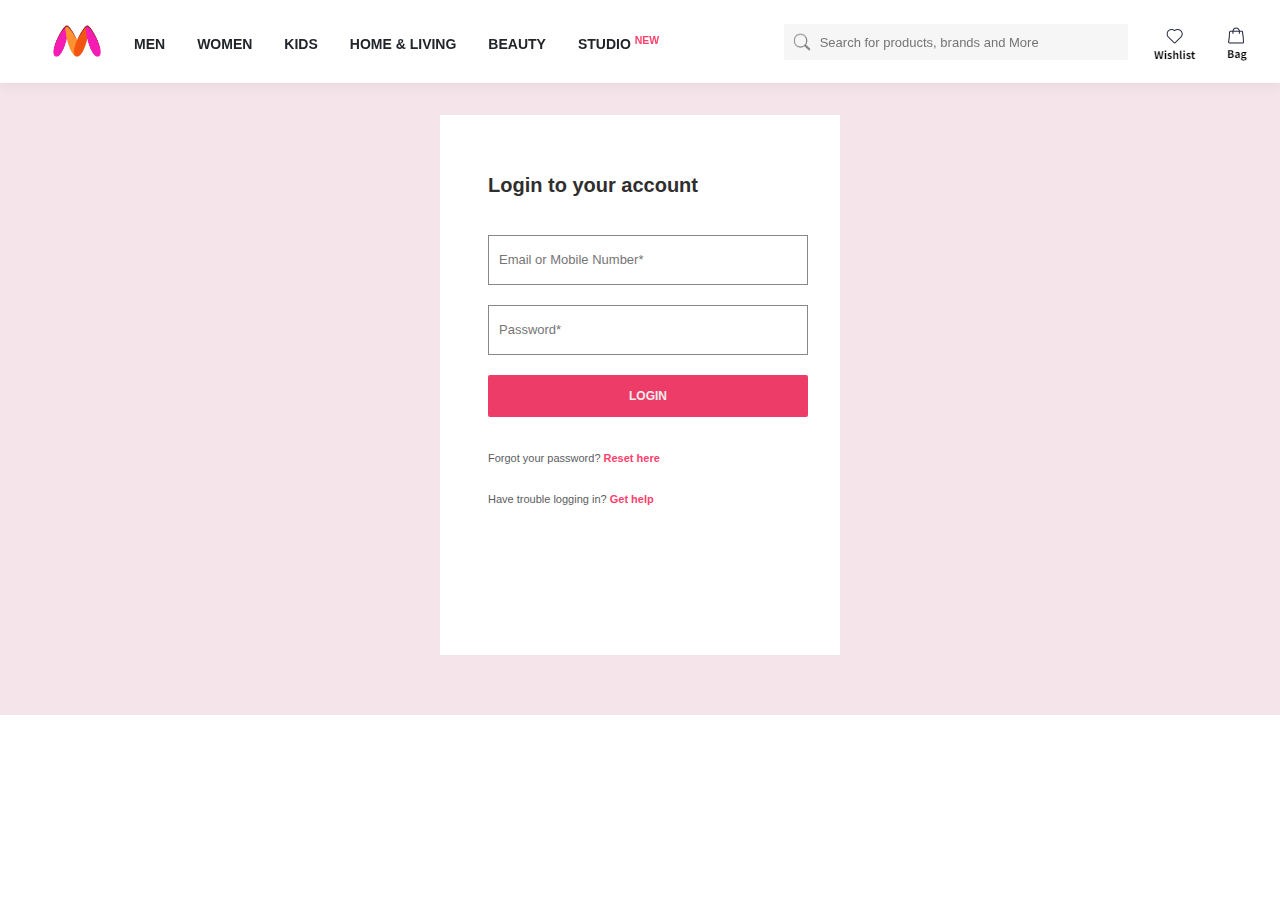
<file: passwordLogin.html>
<!DOCTYPE html>
<html lang="en">

<head>
    <meta charset="UTF-8">
    <meta name="viewport" content="width=device-width, initial-scale=1.0">
    <title>Myntra</title>
    <link rel="shortcut icon" href="assets/icons/header/myntra-logo.png">
    <link rel="stylesheet" href="css/passwordLogin.css">
    <link rel="stylesheet" href="css/bootstrap.css">
</head>

<body>

    <!-- Header nav bar starts -->
    <div class="headerNav navShadow container-fluid navbar-expand-lg pt-4 ps-4 mb-4 bg-white fixed-top">
        <div class="row ps-4">
            <div class="container d-flex justify-content-between">

                <!-- Left part of header nav bar starts -->
                <div class="row col-auto text-start">

                    <!-- Myntra logo starts -->
                    <div class="myntraLogo col-auto px-3">
                        <img alt="Myntra Logo" src="assets/icons/header/myntra-logo.png" width="50">
                    </div>
                    <!-- Myntra logo ends -->

                    <div class="row col-auto collapse navbar-collapse">

                        <!-- Men section starts -->
                        <div class="navLinks navLinkMen col-auto mt-2 pb-4 px-3">
                            <span class="fw-14 fw-bold">MEN</span>
                            <!-- Hover content of Men starts -->
                            <div class="content container-fluid d-lg-flex d-none">
                                <div class="contents col-auto-12 row">
                                    <div class="col-auto ms-2 pe-5">
                                        <div class="conSection nav-tabs pb-3 mt-2">
                                            <div class="text-danger fw-bolder fs-13x mb-2 hoversub menSectionHeadings">
                                                Top Wear</div>
                                            <div class=" fs-13x hoversub">T-Shirts</div>
                                            <div class=" fs-13x hoversub">Casual Shirts</div>
                                            <div class=" fs-13x hoversub">Formal Shirts</div>
                                            <div class=" fs-13x hoversub">Sweatshirts</div>
                                            <div class=" fs-13x hoversub">Sweaters</div>
                                            <div class=" fs-13x hoversub">Jackets</div>
                                            <div class=" fs-13x hoversub">Blazers & Coats</div>
                                            <div class=" fs-13x hoversub">Suits</div>
                                            <div class=" fs-13x hoversub">Rain Jackets</div>
                                        </div>
                                        <div class="conSection pb-3 mt-2">
                                            <div class="text-danger fw-bolder fs-13x mb-2 hoversub menSectionHeadings">
                                                Indian & Festive Wear</div>
                                            <div class=" fs-13x hoversub">Kurtas & Kurta Sets</div>
                                            <div class=" fs-13x hoversub">Sherwanis</div>
                                            <div class=" fs-13x hoversub">Nehru Jackets</div>
                                            <div class=" fs-13x hoversub">Dhotis</div>
                                        </div>
                                    </div>
                                    <div class="col-auto ms-2 pe-5">
                                        <div class="conSection nav-tabs pb-3 mt-2">
                                            <div class="text-danger fw-bolder fs-13x mb-2 hoversub menSectionHeadings">
                                                Bottom Wear</div>
                                            <div class=" fs-13x hoversub">Jeans</div>
                                            <div class=" fs-13x hoversub">Casual Trousers</div>
                                            <div class=" fs-13x hoversub">Formal Trousers</div>
                                            <div class=" fs-13x hoversub">Shorts</div>
                                            <div class=" fs-13x hoversub">Track Pants & Joggers</div>
                                        </div>
                                        <div class="conSection pb-3 mt-2 nav-tabs">
                                            <div class="text-danger fw-bolder fs-13x mb-2 hoversub menSectionHeadings">
                                                Inner Wear & Sleepwear Wear </div>
                                            <div class=" fs-13x hoversub">Briefs & Trunks</div>
                                            <div class=" fs-13x hoversub">Boxers</div>
                                            <div class=" fs-13x hoversub">Vests</div>
                                            <div class=" fs-13x hoversub">Sleepwear & Loungewear</div>
                                            <div class=" fs-13x hoversub">Thermals</div>
                                        </div>
                                        <div class="conSection pb-3 mt-2">
                                            <div class="text-danger fw-bolder fs-13x mb-2 hoversub menSectionHeadings">
                                                Plus Size </div>
                                        </div>
                                    </div>
                                    <div class="col-auto ms-2 pe-5">
                                        <div class="conSection nav-tabs pb-3 mt-2">
                                            <div class="text-danger fw-bolder fs-13x mb-2 hoversub menSectionHeadings">
                                                Foot Wear</div>
                                            <div class=" fs-13x hoversub">Casual Shoes</div>
                                            <div class=" fs-13x hoversub">Sports Shoes</div>
                                            <div class=" fs-13x hoversub">Formal Shoes</div>
                                            <div class=" fs-13x hoversub">Sneakers</div>
                                            <div class=" fs-13x hoversub">Sandals & Floaters</div>
                                            <div class=" fs-13x hoversub">Flip Flops</div>
                                            <div class=" fs-13x hoversub">Socks</div>
                                        </div>
                                        <div class="conSection pb-3 mt-2 ">
                                            <div class="text-danger fw-bolder fs-13x mb-2 hoversub menSectionHeadings">
                                                Personal Care & Grooming </div>
                                        </div>
                                        <div class="conSection pb-3 mt-2">
                                            <div class="text-danger fw-bolder fs-13x mb-2 hoversub menSectionHeadings">
                                                Sunglass & Frames </div>
                                        </div>
                                        <div class="conSection pb-3 mt-2">
                                            <div class="text-danger fw-bolder fs-13x mb-2 hoversub menSectionHeadings">
                                                Watches</div>
                                        </div>
                                    </div>
                                    <div class="col-auto ms-2 pe-5">
                                        <div class="conSection nav-tabs pb-3 mt-2">
                                            <div class="text-danger fw-bolder fs-13x mb-2 hoversub menSectionHeadings">
                                                Sports & Active Wear </div>
                                            <div class=" fs-13x hoversub">Sports Shoes</div>
                                            <div class=" fs-13x hoversub">Sports Sandals</div>
                                            <div class=" fs-13x hoversub">Active T-Shirts</div>
                                            <div class=" fs-13x hoversub">Track Pants & Shorts</div>
                                            <div class=" fs-13x hoversub">Tracksuits</div>
                                            <div class=" fs-13x hoversub">Jackets & Sweatshirts</div>
                                            <div class=" fs-13x hoversub">Sports Accessories</div>
                                            <div class=" fs-13x hoversub">Swimwear</div>
                                        </div>
                                        <div class="conSection pb-3 mt-2">
                                            <div class="text-danger fw-bolder fs-13x mb-2 hoversub menSectionHeadings">
                                                Gadgets</div>
                                            <div class=" fs-13x hoversub">Smart Wearables</div>
                                            <div class=" fs-13x hoversub">Fitness Gadgets</div>
                                            <div class=" fs-13x hoversub">Headphones</div>
                                            <div class=" fs-13x hoversub">Speakers</div>
                                        </div>
                                    </div>
                                    <div class="col-auto ms-2 pe-5">
                                        <div class="conSection nav-tabs pb-3 mt-2">
                                            <div class="text-danger fw-bolder fs-13x mb-2 hoversub menSectionHeadings">
                                                Fashion Accessories </div>
                                            <div class=" fs-13x hoversub">Wallets</div>
                                            <div class=" fs-13x hoversub">Belts</div>
                                            <div class=" fs-13x hoversub">Perfumes & Body Mists</div>
                                            <div class=" fs-13x hoversub">Trimmers</div>
                                            <div class=" fs-13x hoversub">Deodorants</div>
                                            <div class=" fs-13x hoversub">Ties, Cufflinks </div>
                                            <div class=" fs-13x hoversub">Accessory Gift Sets</div>
                                            <div class=" fs-13x hoversub">Caps & Hats</div>
                                            <div class=" fs-13x hoversub">Mufflers, Scarves</div>
                                            <div class=" fs-13x hoversub">Phone Cases</div>
                                            <div class=" fs-13x hoversub">Rings & Wristwear</div>
                                            <div class=" fs-13x hoversub">Helmets</div>
                                        </div>
                                        <div class="conSection pb-3 mt-2">
                                            <div class="text-danger fw-bolder fs-13x mb-2 hoversub menSectionHeadings">
                                                Bags & Backpacks </div>
                                        </div>
                                        <div class="conSection pb-3 mt-2">
                                            <div class="text-danger fw-bolder fs-13x mb-2 hoversub menSectionHeadings">
                                                Luggages & Trolleys </div>
                                        </div>
                                    </div>
                                </div>
                            </div>
                            <!-- Hover content of men ends -->
                        </div>
                        <!-- Men section ends -->

                        <!-- Women section starts -->
                        <div class="navLinks navLinkWomen col-auto mt-2 pb-4 px-3">
                            <span class="fw-14 fw-bold">WOMEN</span>
                            <!-- Hover content of women starts -->
                            <div class="content">
                                <div class="contents col-auto-12 row">
                                    <div class="col-auto ms-2 pe-5">
                                        <div class="conSection nav-tabs pb-3 mt-2">
                                            <div class="fw-bolder fs-13x mb-2 hoversub womenSectionHeadings">Indian &
                                                Fusion Wear </div>
                                            <div class=" fs-13x hoversub">Kurtas & Suits</div>
                                            <div class=" fs-13x hoversub">Kurtis, Tunics & Tops</div>
                                            <div class=" fs-13x hoversub">Sarees</div>
                                            <div class=" fs-13x hoversub">Ethnic Wear</div>
                                            <div class=" fs-13x hoversub">Leggings & Churidars</div>
                                            <div class=" fs-13x hoversub">Skirts & Palazzos</div>
                                            <div class=" fs-13x hoversub">Dress Materials</div>
                                            <div class=" fs-13x hoversub">Lehenga Cholis</div>
                                            <div class=" fs-13x hoversub">Dupattas & Shawls</div>
                                            <div class=" fs-13x hoversub">Jackets</div>
                                        </div>
                                        <div class="conSection pb-3 mt-2">
                                            <div class="fw-bolder fs-13x mb-2 hoversub womenSectionHeadings">Belts,
                                                Scarves & More </div>
                                        </div>
                                        <div class="conSection pb-3 mt-2">
                                            <div class="fw-bolder fs-13x mb-2 hoversub womenSectionHeadings">Watches &
                                                Wearables </div>
                                        </div>
                                    </div>
                                    <div class="col-auto ms-2 pe-5">
                                        <div class="conSection nav-tabs pb-3 mt-2">
                                            <div class="fw-bolder fs-13x mb-2 hoversub womenSectionHeadings">Western
                                                Wear</div>
                                            <div class=" fs-13x hoversub">Dresses</div>
                                            <div class=" fs-13x hoversub">Tops</div>
                                            <div class=" fs-13x hoversub">Tshirts</div>
                                            <div class=" fs-13x hoversub">Jeans</div>
                                            <div class=" fs-13x hoversub">Trousers & Capris</div>
                                            <div class=" fs-13x hoversub">Shorts & Skirts</div>
                                            <div class=" fs-13x hoversub">Co-ords</div>
                                            <div class=" fs-13x hoversub">Playsuits</div>
                                            <div class=" fs-13x hoversub">Jumpsuits</div>
                                            <div class=" fs-13x hoversub">Shrugs</div>
                                            <div class=" fs-13x hoversub">Sweaters & Sweatshirts</div>
                                            <div class=" fs-13x hoversub">Jackets & Coats</div>
                                            <div class=" fs-13x hoversub">Blazers & Waistcoats</div>
                                        </div>
                                        <div class="conSection pb-3 mt-2">
                                            <div class="fw-bolder fs-13x mb-2 hoversub womenSectionHeadings">Plus Size
                                            </div>
                                        </div>
                                    </div>
                                    <div class="col-auto ms-2 pe-5">
                                        <div class="conSection pb-3 mt-2">
                                            <div class="fw-bolder fs-13x mb-2 hoversub womenSectionHeadings">Maternity
                                            </div>
                                        </div>
                                        <div class="conSection pb-3 mt-2">
                                            <div class="fw-bolder fs-13x mb-2 hoversub womenSectionHeadings">Sunglasses
                                                & Frames </div>
                                        </div>
                                        <div class="conSection nav-tabs pb-3 mt-2">
                                            <div class="fw-bolder fs-13x mb-2 hoversub womenSectionHeadings">Foot Wear
                                            </div>
                                            <div class=" fs-13x hoversub">Flats</div>
                                            <div class=" fs-13x hoversub">Casual Shoes</div>
                                            <div class=" fs-13x hoversub">Heels</div>
                                            <div class=" fs-13x hoversub">Boots</div>
                                            <div class=" fs-13x hoversub">Sports Shoes & Floaters</div>
                                        </div>
                                        <div class="conSection pb-3 mt-2">
                                            <div class="fw-bolder fs-13x mb-2 hoversub womenSectionHeadings">Sports &
                                                Active Wear </div>
                                            <div class=" fs-13x hoversub">Clothing</div>
                                            <div class=" fs-13x hoversub">Footwear</div>
                                            <div class=" fs-13x hoversub">Sports Accessories</div>
                                            <div class=" fs-13x hoversub">Sports Equipment</div>
                                        </div>
                                    </div>
                                    <div class="col-auto ms-2 pe-5">
                                        <div class="conSection nav-tabs pb-3 mt-2">
                                            <div class="fw-bolder fs-13x mb-2 hoversub womenSectionHeadings">Lingerie &
                                                Sleepwear </div>
                                            <div class=" fs-13x hoversub">Bra</div>
                                            <div class=" fs-13x hoversub">Briefs</div>
                                            <div class=" fs-13x hoversub">Shapewear</div>
                                            <div class=" fs-13x hoversub">Sleepwear & Loungewear</div>
                                            <div class=" fs-13x hoversub">Swimwear</div>
                                            <div class=" fs-13x hoversub">Camisoles & Thermals</div>
                                        </div>
                                        <div class="conSection pb-3 mt-2">
                                            <div class="fw-bolder fs-13x mb-2 hoversub womenSectionHeadings">Beauty &
                                                Personal Care </div>
                                            <div class=" fs-13x hoversub">Makeup</div>
                                            <div class=" fs-13x hoversub">Skincare</div>
                                            <div class=" fs-13x hoversub">Premium Beauty</div>
                                            <div class=" fs-13x hoversub">Lipsticks</div>
                                            <div class=" fs-13x hoversub">Fragrances</div>
                                        </div>
                                    </div>
                                    <div class="col-auto ms-2 pe-5">
                                        <div class="conSection nav-tabs pb-3 mt-2">
                                            <div class="fw-bolder fs-13x mb-2 hoversub womenSectionHeadings">Gadgets
                                            </div>
                                            <div class=" fs-13x hoversub">Smart Wearables</div>
                                            <div class=" fs-13x hoversub">Fitness Gadgets</div>
                                            <div class=" fs-13x hoversub">Headphones</div>
                                            <div class=" fs-13x hoversub">Speakers</div>
                                        </div>
                                        <div class="conSection nav-tabs pb-3 mt-2">
                                            <div class="fw-bolder fs-13x mb-2 hoversub womenSectionHeadings">Jewellery
                                            </div>
                                            <div class=" fs-13x hoversub">Fashion Jewellery</div>
                                            <div class=" fs-13x hoversub">Fine Jewellery</div>
                                            <div class=" fs-13x hoversub">Earrings</div>
                                        </div>
                                        <div class="conSection pb-3 mt-2">
                                            <div class="fw-bolder fs-13x mb-2 hoversub womenSectionHeadings">Backpacks
                                            </div>
                                        </div>
                                        <div class="conSection pb-3 mt-2">
                                            <div class="fw-bolder fs-13x mb-2 hoversub womenSectionHeadings">Handbags,
                                                Bags & Wallets</div>
                                        </div>
                                        <div class="conSection pb-3 mt-2">
                                            <div class="fw-bolder fs-13x mb-2 hoversub womenSectionHeadings">Luggages &
                                                Trolleys </div>
                                        </div>
                                    </div>
                                </div>
                            </div>
                            <!-- Hover content of Women ends -->
                        </div>
                        <!-- Women section ends -->

                        <!-- Kids section starts -->
                        <div class="navLinks navLinkKids col-auto mt-2 pb-4 px-3">
                            <span class="fw-14 fw-bold">KIDS</span>
                            <!-- Hover content of Kids starts -->
                            <div class="content">
                                <div class="contents col-auto-12 row">
                                    <div class="col-auto ms-2 pe-5">
                                        <div class="conSection pb-3 mt-2">
                                            <div class="fw-bolder fs-13x mb-2 hoversub kidsSectionHeadings">Boys
                                                Clothing</div>
                                            <div class=" fs-13x hoversub">T-Shirts</div>
                                            <div class=" fs-13x hoversub">Shirts</div>
                                            <div class=" fs-13x hoversub">Shorts</div>
                                            <div class=" fs-13x hoversub">Jeans</div>
                                            <div class=" fs-13x hoversub">Trouserss</div>
                                            <div class=" fs-13x hoversub">Clothing Sets</div>
                                            <div class=" fs-13x hoversub">Ethnic Wear</div>
                                            <div class=" fs-13x hoversub">Track Pants & Pyjamas</div>
                                            <div class=" fs-13x hoversub">Jacket, Sweater & Sweatshirts</div>
                                            <div class=" fs-13x hoversub">Party Wear</div>
                                            <div class=" fs-13x hoversub">Innerwear & Thermals</div>
                                            <div class=" fs-13x hoversub">Nightwear & Loungewear</div>
                                            <div class=" fs-13x hoversub">Value Packs</div>
                                        </div>
                                    </div>
                                    <div class="col-auto ms-2 pe-5">
                                        <div class="conSection pb-3 mt-2">
                                            <div class="fw-bolder fs-13x mb-2 hoversub kidsSectionHeadings">Girls
                                                Clothing</div>
                                            <div class=" fs-13x hoversub">Dresses</div>
                                            <div class=" fs-13x hoversub">Tops</div>
                                            <div class=" fs-13x hoversub">Tshirts</div>
                                            <div class=" fs-13x hoversub">Clothing Sets</div>
                                            <div class=" fs-13x hoversub">Lehenga choli</div>
                                            <div class=" fs-13x hoversub">Kurta Sets</div>
                                            <div class=" fs-13x hoversub">Party wear</div>
                                            <div class=" fs-13x hoversub">Dungarees & Jumpsuits</div>
                                            <div class=" fs-13x hoversub">Skirts & shorts</div>
                                            <div class=" fs-13x hoversub">Tights & Leggings</div>
                                            <div class=" fs-13x hoversub">Jeans, Trousers & Capris</div>
                                            <div class=" fs-13x hoversub">Jacket, Sweaters</div>
                                            <div class=" fs-13x hoversub">Innerwear & Thermals</div>
                                            <div class=" fs-13x hoversub">Nightwear & Loungewear</div>
                                            <div class=" fs-13x hoversub">Value Packs</div>
                                        </div>
                                    </div>
                                    <div class="col-auto ms-2 pe-5">
                                        <div class="conSection nav-tabs pb-3 mt-2">
                                            <div class="fw-bolder fs-13x mb-2 hoversub kidsSectionHeadings">Foot Wear
                                            </div>
                                            <div class=" fs-13x hoversub">Casual Shoes</div>
                                            <div class=" fs-13x hoversub">Flipflops</div>
                                            <div class=" fs-13x hoversub">Sports Shoes</div>
                                            <div class=" fs-13x hoversub">Flats</div>
                                            <div class=" fs-13x hoversub">Sandals</div>
                                            <div class=" fs-13x hoversub">Heels</div>
                                            <div class=" fs-13x hoversub">School Shoes</div>
                                            <div class=" fs-13x hoversub">Socks</div>
                                        </div>
                                        <div class="conSection pb-3 mt-2">
                                            <div class="fw-bolder fs-13x mb-2 hoversub kidsSectionHeadings">Toys</div>
                                            <div class=" fs-13x hoversub">Learning & Development</div>
                                            <div class=" fs-13x hoversub">Activity Toys</div>
                                            <div class=" fs-13x hoversub">Soft Toys</div>
                                            <div class=" fs-13x hoversub">Action Figure / Play set</div>
                                        </div>
                                    </div>
                                    <div class="col-auto ms-2 pe-5">
                                        <div class="conSection nav-tabs pb-3 mt-2">
                                            <div class="fw-bolder fs-13x mb-2 hoversub kidsSectionHeadings">Infants
                                            </div>
                                            <div class=" fs-13x hoversub">Bodysuits</div>
                                            <div class=" fs-13x hoversub">Rompers & Sleepsuits</div>
                                            <div class=" fs-13x hoversub">Clothing Sets</div>
                                            <div class=" fs-13x hoversub">Tshirts & Tops</div>
                                            <div class=" fs-13x hoversub">Dresses</div>
                                            <div class=" fs-13x hoversub">Bottom wear</div>
                                            <div class=" fs-13x hoversub">Winter Wear</div>
                                            <div class=" fs-13x hoversub">Innerwear & Sleepwear</div>
                                            <div class=" fs-13x hoversub">Infant Care</div>
                                        </div>
                                        <div class="conSection pb-3 mt-2">
                                            <div class="fw-bolder fs-13x mb-2 hoversub kidsSectionHeadings">Home & Bath
                                            </div>
                                        </div>
                                        <div class="conSection pb-3 mt-2">
                                            <div class="fw-bolder fs-13x mb-2 hoversub kidsSectionHeadings">Personal
                                                Care </div>
                                        </div>
                                    </div>
                                    <div class="col-auto ms-2 pe-5">
                                        <div class="conSection nav-tabs pb-3 mt-2">
                                            <div class="fw-bolder fs-13x mb-2 hoversub kidsSectionHeadings">Kids
                                                Accessories </div>
                                            <div class=" fs-13x hoversub">Bags & Backpacks</div>
                                            <div class=" fs-13x hoversub">Watches</div>
                                            <div class=" fs-13x hoversub">Jewellery & Hair accessory</div>
                                            <div class=" fs-13x hoversub">Sunglasses</div>
                                            <div class=" fs-13x hoversub">Masks & Protective Gears</div>
                                            <div class=" fs-13x hoversub">Caps & Hats</div>
                                        </div>
                                        <div class="conSection pb-3 mt-2">
                                            <div class="fw-bolder fs-13x mb-2 hoversub kidsSectionHeadings">Brands</div>
                                            <div class=" fs-13x hoversub">Bags & Backpacks</div>
                                            <div class=" fs-13x hoversub">H&M</div>
                                            <div class=" fs-13x hoversub">Max Kids</div>
                                            <div class=" fs-13x hoversub">Pantaloons</div>
                                            <div class=" fs-13x hoversub">UCBenettonKids</div>
                                            <div class=" fs-13x hoversub">YK</div>
                                            <div class=" fs-13x hoversub">U.S.PoloAssn.</div>
                                            <div class=" fs-13x hoversub">Mothercare</div>
                                            <div class=" fs-13x hoversub">HRX</div>
                                        </div>
                                    </div>
                                </div>
                            </div>
                            <!-- Hover content of Kids ends-->
                        </div>
                        <!--Kids section ends -->

                        <!-- Home & Living section starts -->
                        <div class="navLinks navLinkHomeLiving col-auto mt-2 pb-4 px-3">
                            <span class="fw-14 fw-bold"> HOME & LIVING </span>
                            <!-- Hover content of Home & Living starts -->
                            <div class="content">
                                <div class="contents col-auto-12 row">
                                    <div class="col-auto ms-2 pe-5">
                                        <div class="conSection nav-tabs pb-3 mt-2">
                                            <div class="fw-bolder fs-13x mb-2 hoversub  homeLivingSectionHeadings">Bed
                                                Linen & Furnishing</div>
                                            <div class=" fs-13x hoversub">Bed Runners</div>
                                            <div class=" fs-13x hoversub">Mattress Protectors</div>
                                            <div class=" fs-13x hoversub">Bedsheets</div>
                                            <div class=" fs-13x hoversub">Bedding Sets</div>
                                            <div class=" fs-13x hoversub">Blankets, Quilts & Dohars</div>
                                            <div class=" fs-13x hoversub">Pillows & Pillow Covers</div>
                                            <div class=" fs-13x hoversub">Bed Covers</div>
                                            <div class=" fs-13x hoversub">Diwan Sets</div>
                                            <div class=" fs-13x hoversub">Chair Pads & Covers</div>
                                            <div class=" fs-13x hoversub">Sofa Covers</div>
                                        </div>
                                        <div class="conSection pb-3 mt-2">
                                            <div class="fw-bolder fs-13x mb-2 hoversub homeLivingSectionHeadings">
                                                Flooring</div>
                                            <div class=" fs-13x hoversub">Floor Runners</div>
                                            <div class=" fs-13x hoversub">Carpets</div>
                                            <div class=" fs-13x hoversub">Floor Mats & Dhurries</div>
                                            <div class=" fs-13x hoversub">Door Mats</div>
                                        </div>
                                    </div>
                                    <div class="col-auto ms-2 pe-5">
                                        <div class="conSection nav-tabs pb-3 mt-2">
                                            <div class="fw-bolder fs-13x mb-2 hoversub homeLivingSectionHeadings">Bath
                                            </div>
                                            <div class=" fs-13x hoversub">Bath Towels</div>
                                            <div class=" fs-13x hoversub">Hand & Face Towels</div>
                                            <div class=" fs-13x hoversub">Beach Towels</div>
                                            <div class=" fs-13x hoversub">Towels Set</div>
                                            <div class=" fs-13x hoversub">Bath Rugs</div>
                                            <div class=" fs-13x hoversub">Bath Robes</div>
                                            <div class=" fs-13x hoversub">Bathroom Accessories</div>
                                            <div class=" fs-13x hoversub">Shower Curtains</div>
                                        </div>
                                        <div class="conSection pb-3 mt-2">
                                            <div class="fw-bolder fs-13x mb-2 hoversub homeLivingSectionHeadings">Lamps
                                                & Lighting</div>
                                            <div class=" fs-13x hoversub">Floor Lamps</div>
                                            <div class=" fs-13x hoversub">Ceiling Lamps</div>
                                            <div class=" fs-13x hoversub">Table Lamps</div>
                                            <div class=" fs-13x hoversub">Wall Lamps</div>
                                            <div class=" fs-13x hoversub">Outdoor Lamps</div>
                                            <div class=" fs-13x hoversub">String Lights</div>
                                        </div>
                                    </div>
                                    <div class="col-auto ms-2 pe-5">
                                        <div class="conSection nav-tabs pb-3 mt-2">
                                            <div class="fw-bolder fs-13x mb-2 hoversub homeLivingSectionHeadings">Home
                                                Décor</div>
                                            <div class=" fs-13x hoversub">Plants & Planters</div>
                                            <div class=" fs-13x hoversub">Aromas & Candles</div>
                                            <div class=" fs-13x hoversub">Clocks</div>
                                            <div class=" fs-13x hoversub">Mirrors</div>
                                            <div class=" fs-13x hoversub">Wall Décor</div>
                                            <div class=" fs-13x hoversub">Festive Decor</div>
                                            <div class=" fs-13x hoversub">Pooja Essentials</div>
                                            <div class=" fs-13x hoversub">Wall Shelves</div>
                                            <div class=" fs-13x hoversub">Fountains</div>
                                            <div class=" fs-13x hoversub">Showpieces & Vases</div>
                                            <div class=" fs-13x hoversub">Ottoman</div>
                                        </div>
                                        <div class="conSection pb-3 mt-2 ">
                                            <div class="fw-bolder fs-13x mb-2 hoversub homeLivingSectionHeadings">
                                                Cushions & Cushion Covers</div>
                                        </div>
                                        <div class="conSection pb-3 mt-2">
                                            <div class="fw-bolder fs-13x mb-2 hoversub homeLivingSectionHeadings">
                                                Curtains</div>
                                        </div>
                                    </div>
                                    <div class="col-auto ms-2 pe-5">
                                        <div class="conSection pb-3 mt-2">
                                            <div class="fw-bolder fs-13x mb-2 hoversub homeLivingSectionHeadings">Home
                                                Gift Sets</div>
                                        </div>
                                        <div class="conSection nav-tabs pb-3 mt-2">
                                            <div class="fw-bolder fs-13x mb-2 hoversub homeLivingSectionHeadings">
                                                Kitchen & Table</div>
                                            <div class=" fs-13x hoversub">Table Runners</div>
                                            <div class=" fs-13x hoversub">Dinnerware & Serveware</div>
                                            <div class=" fs-13x hoversub">Cups and Mugs</div>
                                            <div class=" fs-13x hoversub">Bakeware & Cookware</div>
                                            <div class=" fs-13x hoversub">Kitchen Storage & Tools</div>
                                            <div class=" fs-13x hoversub">Bar & Drinkware</div>
                                            <div class=" fs-13x hoversub">Table Covers & Furnishings</div>
                                        </div>
                                        <div class="conSection pb-3 mt-2">
                                            <div class="fw-bolder fs-13x mb-2 hoversub homeLivingSectionHeadings">
                                                Storage</div>
                                            <div class=" fs-13x hoversub">Bins</div>
                                            <div class=" fs-13x hoversub">Hangers</div>
                                            <div class=" fs-13x hoversub">Organisers</div>
                                            <div class=" fs-13x hoversub">Hooks & Holders</div>
                                            <div class=" fs-13x hoversub">Laundry Bags</div>
                                        </div>
                                    </div>
                                    <div class="col-auto ms-2 pe-5">
                                        <div class="conSection pb-3 mt-2">
                                            <div class="fw-bolder fs-13x mb-2 hoversub homeLivingSectionHeadings">Brands
                                            </div>
                                            <div class=" fs-13x hoversub">H&M</div>
                                            <div class=" fs-13x hoversub">Marks & Spencer</div>
                                            <div class=" fs-13x hoversub">Home Centre</div>
                                            <div class=" fs-13x hoversub">Spaces</div>
                                            <div class=" fs-13x hoversub">D'Decor</div>
                                            <div class=" fs-13x hoversub">Story@Home</div>
                                            <div class=" fs-13x hoversub">Pure Home & Living</div>
                                            <div class=" fs-13x hoversub">Swayam</div>
                                            <div class=" fs-13x hoversub">Raymond Home</div>
                                            <div class=" fs-13x hoversub">Maspar</div>
                                            <div class=" fs-13x hoversub">Trident</div>
                                            <div class=" fs-13x hoversub">Cortina</div>
                                            <div class=" fs-13x hoversub">Random</div>
                                            <div class=" fs-13x hoversub">Ellementry</div>
                                            <div class=" fs-13x hoversub">ROMEE</div>
                                            <div class=" fs-13x hoversub">SEJ by Nisha Gupta</div>
                                        </div>
                                    </div>
                                </div>
                            </div>
                            <!-- Hover content of Home & Living starts -->
                        </div>
                        <!-- Home & Living section ends -->

                        <!-- Beauty section starts -->
                        <div class="navLinks navLinkBeauty col-auto mt-2 pb-4 px-3">
                            <span class="fw-14 fw-bold">BEAUTY</span>
                            <!-- Hover content of Beauty starts -->
                            <div class="content">
                                <div class="contents col-auto-12 row">
                                    <div class="col-auto ms-2 pe-5">
                                        <div class="fw-bolder fs-13x mb-2 hoversub beautySectionHeadings">Makeup</div>
                                        <div class=" fs-13x hoversub">Lipstick</div>
                                        <div class=" fs-13x hoversub">Lip Gloss</div>
                                        <div class=" fs-13x hoversub">Lip Liner</div>
                                        <div class=" fs-13x hoversub">Mascara</div>
                                        <div class=" fs-13x hoversub">Eyeliner</div>
                                        <div class=" fs-13x hoversub">Kajal</div>
                                        <div class=" fs-13x hoversub">Eyeshadow</div>
                                        <div class=" fs-13x hoversub">Foundation</div>
                                        <div class=" fs-13x hoversub">Primer</div>
                                        <div class=" fs-13x hoversub">Concealer</div>
                                        <div class=" fs-13x hoversub">Compact</div>
                                        <div class=" fs-13x hoversub">Nail Polish</div>
                                    </div>
                                    <div class="col-auto ms-2 pe-5">
                                        <div class="conSection nav-tabs pb-3 mt-2">
                                            <div class="fw-bolder fs-13x mb-2 hoversub beautySectionHeadings">Skincare,
                                                Bath & Body</div>
                                            <div class=" fs-13x hoversub">Face Moisturiser</div>
                                            <div class=" fs-13x hoversub">Cleanser</div>
                                            <div class=" fs-13x hoversub">Masks & Peel</div>
                                            <div class=" fs-13x hoversub">Sunscreen</div>
                                            <div class=" fs-13x hoversub">Serum</div>
                                            <div class=" fs-13x hoversub">Face Wash</div>
                                            <div class=" fs-13x hoversub">Eye Cream</div>
                                            <div class=" fs-13x hoversub">Lip Balm</div>
                                            <div class=" fs-13x hoversub">Body Lotion</div>
                                            <div class=" fs-13x hoversub">Body Wash</div>
                                            <div class=" fs-13x hoversub">Body Scrub</div>
                                            <div class=" fs-13x hoversub">Hand Cream</div>
                                        </div>
                                        <div class="conSection pb-3 mt-2">
                                            <div class="fw-bolder fs-13x mb-2 hoversub beautySectionHeadings">Baby Care
                                            </div>
                                        </div>
                                        <div class="conSection pb-3 mt-2">
                                            <div class="fw-bolder fs-13x mb-2 hoversub beautySectionHeadings">Masks
                                            </div>
                                        </div>
                                    </div>
                                    <div class="col-auto ms-2 pe-5">
                                        <div class="conSection nav-tabs pb-3 mt-2">
                                            <div class="fw-bolder fs-13x mb-2 hoversub beautySectionHeadings">Haircare
                                            </div>
                                            <div class=" fs-13x hoversub">Shampoo</div>
                                            <div class=" fs-13x hoversub">Conditioner</div>
                                            <div class=" fs-13x hoversub">Hair Cream</div>
                                            <div class=" fs-13x hoversub">Hair Oil</div>
                                            <div class=" fs-13x hoversub">Hair Gel</div>
                                            <div class=" fs-13x hoversub">Hair Color</div>
                                            <div class=" fs-13x hoversub">Hair Serum</div>
                                            <div class=" fs-13x hoversub">Hair Accessory</div>
                                        </div>
                                        <div class="conSection pb-3 mt-2">
                                            <div class="fw-bolder fs-13x mb-2 hoversub beautySectionHeadings">Fragrances
                                            </div>
                                            <div class=" fs-13x hoversub">Perfume</div>
                                            <div class=" fs-13x hoversub">Deodorant</div>
                                            <div class=" fs-13x hoversub">Body Mist</div>
                                        </div>
                                    </div>
                                    <div class="col-auto ms-2 pe-5">
                                        <div class="conSection nav-tabs pb-3 mt-2">
                                            <div class="fw-bolder fs-13x mb-2 hoversub beautySectionHeadings">Appliances
                                            </div>
                                            <div class=" fs-13x hoversub">Hair Straightener</div>
                                            <div class=" fs-13x hoversub">Hair Dryer</div>
                                            <div class=" fs-13x hoversub">Epilator</div>
                                        </div>
                                        <div class="conSection nav-tabs pb-3 mt-2">
                                            <div class="fw-bolder fs-13x mb-2 hoversub beautySectionHeadings">Men's
                                                Grooming</div>
                                            <div class=" fs-13x hoversub">Trimmers</div>
                                            <div class=" fs-13x hoversub">Beard Oil</div>
                                            <div class=" fs-13x hoversub">Hair Wax</div>
                                        </div>
                                        <div class="conSection nav-tabs pb-3 mt-2">
                                            <div class="fw-bolder fs-13x mb-2 hoversub beautySectionHeadings">Beauty
                                                Gift & Makeup Set</div>
                                            <div class=" fs-13x hoversub">Beauty Gift</div>
                                            <div class=" fs-13x hoversub">Makeup Kit</div>
                                        </div>
                                        <div class="conSection pb-3 mt-2">
                                            <div class="fw-bolder fs-13x mb-2 hoversub beautySectionHeadings">Premium
                                                Beauty</div>
                                        </div>
                                        <div class="conSection pb-3 mt-2">
                                            <div class="fw-bolder fs-13x mb-2 hoversub beautySectionHeadings">Wellness &
                                                Hygiene</div>
                                        </div>
                                    </div>
                                    <div class="col-auto ms-2 pe-5">
                                        <div class="conSection pb-3 mt-2">
                                            <div class="fw-bolder fs-13x mb-2 hoversub beautySectionHeadings">Top Brands
                                            </div>
                                            <div class=" fs-13x hoversub">Lakme</div>
                                            <div class=" fs-13x hoversub">Maybelline</div>
                                            <div class=" fs-13x hoversub">LOreal</div>
                                            <div class=" fs-13x hoversub">Philips</div>
                                            <div class=" fs-13x hoversub">Bath & Body Works</div>
                                            <div class=" fs-13x hoversub">THE BODY SHOP</div>
                                            <div class=" fs-13x hoversub">Biotique</div>
                                            <div class=" fs-13x hoversub">Mamaearth</div>
                                            <div class=" fs-13x hoversub">MCaffeine</div>
                                            <div class=" fs-13x hoversub">Nivea</div>
                                            <div class=" fs-13x hoversub">Lotus Herbals</div>
                                            <div class=" fs-13x hoversub">LOreal Professionnel</div>
                                            <div class=" fs-13x hoversub">KAMA AYURVEDA</div>
                                            <div class=" fs-13x hoversub">M.A.C</div>
                                            <div class=" fs-13x hoversub">Forest Essentials</div>
                                        </div>
                                    </div>
                                </div>
                            </div>
                            <!-- Hover content of Beauty ends -->
                        </div>
                        <!-- Beauty section ends -->

                        <!-- Studio section starts -->
                        <div class="navLinks navLinkStudio col-auto mt-2 pb-4 px-3">
                            <span class="fw-14 fw-bold"> STUDIO <sup class="sup">NEW</sup> </span>
                            <!-- Hover content of Studio starts -->
                            <div class="content ">
                                <div class="contents studioContent col-auto row">
                                    <div class="col-auto ms-2 pe-5">
                                        <div class="conSection pb-3 mt-2">
                                            <div class="studioLogo img-fluid p-2">
                                                <img alt="studio logo" class="align-items-center studioLogoImg"
                                                    src="assets/icons/header/studio-logo.png">
                                            </div>
                                            <div class="text-center">
                                                <span>
                                                    Your daily inspiration for everything fashion
                                                </span>
                                            </div>
                                            <div class="p-3">
                                                <img alt="logo" src="assets/images/header/studio-banner.png"
                                                    width="514"><br>
                                            </div>

                                            <div class="container-fluid text-uppercase text-center">
                                                <a href="https://www.myntra.com/studio/home?appRoute=%7B%22url%22%3A%22%2Fstudio%2Fhome%22%7D"
                                                    class="exploreStudio">
                                                    <span class="border border-black p-2 fw-bolder"> EXPLORE STUDIO >
                                                    </span>
                                                </a>

                                            </div>

                                            <!-- <div class="container-fluid text-uppercase text-center exploreStudio">
                                                <span class="border border-black p-2 fw-bolder"> EXPLORE STUDIO > </span>
                                            </div> -->
                                        </div>
                                    </div>
                                </div>
                            </div>
                            <!-- Hover content of Studio ends -->
                        </div>
                        <!-- Studio section ends -->
                    </div>

                </div>
                <!-- Left part of header nav bar ends -->

                <!-- Right part of header nav bar starts -->
                <div class="col-lg-5 ms-3 row">
                    <div class="col">
                        <form>
                            <input type="search" placeholder="Search for products, brands and More" class="search ">
                        </form>

                    </div>
                    <!-- <div class="col-auto pointer">
                        <img src="assets/icons/header/profile.png">
                    </div> -->
                    <div class="col-auto pointer">
                        <img src="assets/icons/header/wishlist.png">
                    </div>
                    <div class="col-auto me-3 pointer">
                        <img src="assets/icons/header/bag.png">
                    </div>
                </div>
                <!-- Right part of header nav bar starts -->

            </div>
        </div>
    </div>
    <!-- Header Nav bar ends -->

    <!-- Main body starts -->
    <div class="outsidePink">
        <div class="signupMainBody">
            <div class="p-5">
                <h1 class="fw-bold">Login to your account</h1>

                <form>
                    <div class="inputBox1">
                        <div id="inputFormBorder0">
                            <input type="text" placeholder="Email or Mobile Number*" id="mailOrNumber"
                                name="mailOrNumber">
                        </div>
                        <div class="errorMessage"></div>
                    </div>
                    <div class="inputBox2">
                        <div>
                            <input type="password" placeholder="Password*" id="password" name="password">
                        </div>
                        <div class="errorMessage"></div>
                    </div>
                    <div class="">
                        <button type="submit" id="loginButton">LOGIN</button>
                    </div>
                </form>

                <div class="fs-12px mt-2">
                    <span class="opacity-75">Forgot your password?</span>
                    <a href="">
                        <span class="textPink fw-bold">Reset here</span>
                    </a>
                </div>
                <div class="fs-12px mt-4" id="endOfPage">
                    <span class="opacity-75">Have trouble logging in? </span>
                    <a href="https://www.myntra.com/recovery?referer=https%3A%2F%2Fwww.myntra.com%2F">
                        <span class="textPink fw-bold">Get help</span>
                    </a>
                </div>

                <!-- <label>
                    <input placeholder=" ">
                    <span>Placeholder Text</span>
                </label> -->

            </div>
        </div>
    </div>
    <!-- Main body ends -->

</body>

</html>
</file>
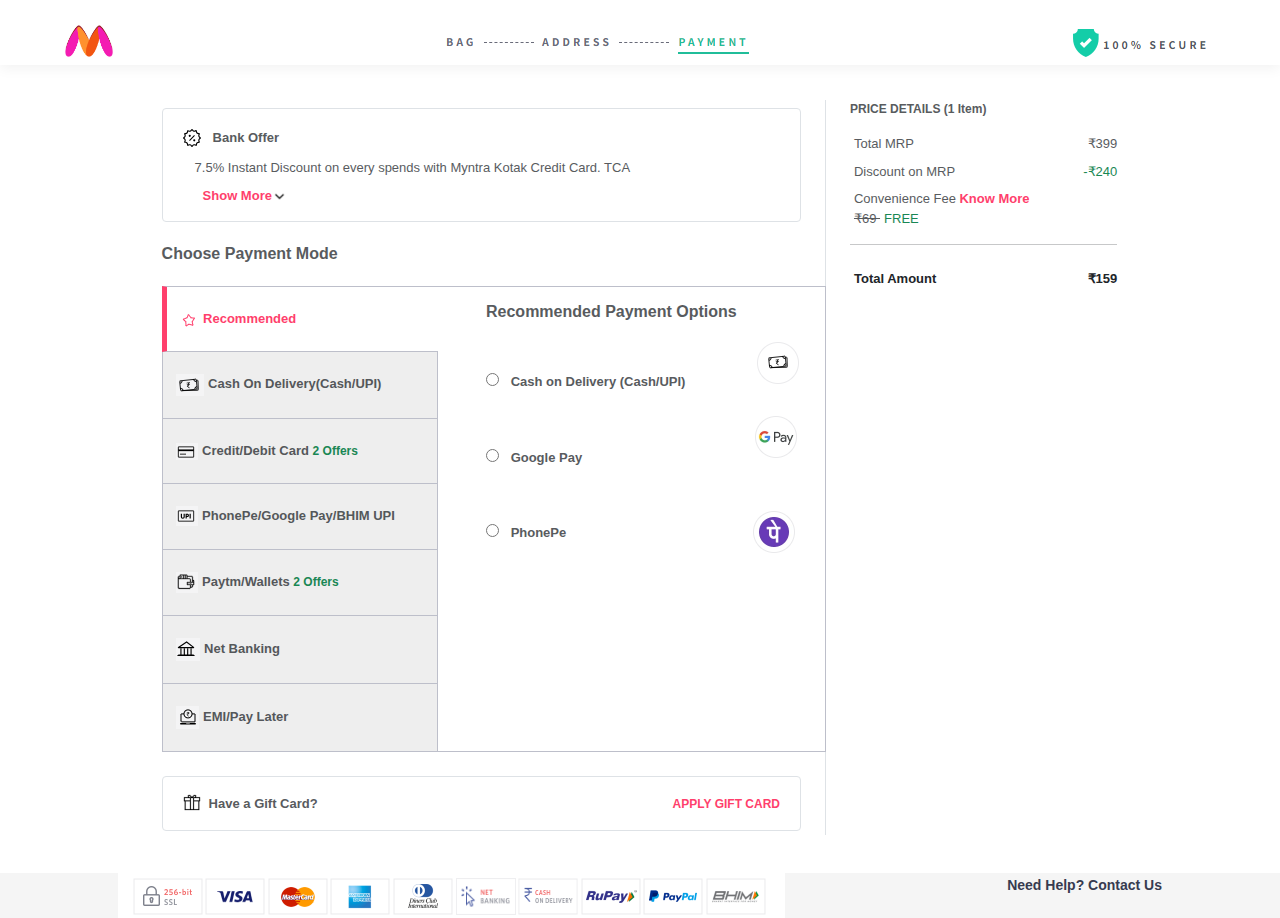
<file: payment.html>
<!DOCTYPE html>
<html lang="en">

<head>
    <meta charset="UTF-8">
    <meta name="viewport" content="width=device-width, initial-scale=1.0">
    <title>PAYMENT</title>
    <link rel="shortcut icon" href="assets/icons/header/myntra-logo.png">
    <link rel="stylesheet" href="css/payment.css">
    <link rel="stylesheet" href="css/bootstrap.css">
    <link rel="stylesheet" href="https://cdnjs.cloudflare.com/ajax/libs/font-awesome/4.7.0/css/font-awesome.min.css">
    <script src=""></script>
</head>

<body>

    <!-- Header nav bar starts -->
    <div class="headerNav navShadow container-fluid navbar-expand-lg pt-4 ps-4 mb-4 bg-white fixed-top">
        <div class="row ps-4">
            <div class="container d-flex justify-content-between">
                <!-- Myntra logo starts -->
                <div class="px-3 myntraLogo">
                    <img alt="Myntra Logo" src="assets/icons/header/myntra-logo.png" width="50">
                </div>
                <!-- Myntra logo ends -->
                <!-- Middle image starts -->
                <div>
                    <img src="assets/images/payment/nav-middle.png" alt="Bag marker">
                </div>
                <!-- Middle image ends -->
                <!-- Right image starts -->
                <div class="pe-5">
                    <img src="assets/images/payment/nav-right.png" alt="100% secure">
                </div>
                <!-- Right image ends -->
            </div>
        </div>
    </div>
    <!-- Header Nav bar ends -->

    <!-- Main section starts -->
    <div class="container-fluid mainSection border-right border-secondary d-flex mb-5">

        <!-- Main left section starts -->
        <div class="mainLeft border-end border-secondary-emphasis">
            <div class="border border-secondary-emphasis rounded-1 ms-4 me-4 mt-2 mb-1 p-3">
                <div class="d-flex align-items-center mb-2">
                    <img src="assets/icons/payment/discount.png" alt="Percentage discount" class="me-2">
                    <div class="fw-bold fs-14px opacity-75">Bank Offer</div>
                </div>
                <div class="opacity-75 fs-13x ms-3 mb-2">7.5% Instant Discount on every spends with Myntra Kotak
                    Credit Card. TCA</div>
                <div class="fw-bold fs-14px pinkMore ms-4">Show More<img src="assets/icons/cart/down-arrow.png"
                        alt="Drop down" class="extraSmallIcons"></div>
            </div>
            <div class="d-flex ms-2 me-4 mt-1 mb-1 p-3 fw-bold opacity-75 fs-16px">
                Choose Payment Mode
            </div>
            <div class="d-flex ms-4">
                <div class="col-5">
                    <div class="fw-bold fs-14px textPink">
                        <img src="assets/icons/payment/pink-star.png" alt="Pink star">
                        <span>Recommended</span>
                    </div>
                    <div class="paymentOptions fw-bold fs-14px">
                        <img src="assets/icons/payment/cash.png" alt="Cash">
                        <span class="opacity-75">Cash On Delivery(Cash/UPI)</span>
                    </div>
                    <div class="paymentOptions fw-bold fs-14px">
                        <img src="assets/icons/payment/credit-card.png" alt="Credit Card">
                        <span class="opacity-75">Credit/Debit Card</span>
                        <span class="text-success fs-12px">2 Offers</span>
                    </div>
                    <div class="paymentOptions fw-bold fs-14px">
                        <img src="assets/icons/payment/upi.png" alt="UPI">
                        <span class="opacity-75">PhonePe/Google Pay/BHIM UPI</span>
                    </div>
                    <div class="paymentOptions fw-bold fs-14px">
                        <img src="assets/icons/payment/wallet.png" alt="Wallet">
                        <span class="opacity-75">Paytm/Wallets</span>
                        <span class="text-success fs-12px">2 Offers</span>
                    </div>
                    <div class="paymentOptions fw-bold fs-14px">
                        <img src="assets/icons/payment/net-banking.png" alt="Net Banking">
                        <span class="opacity-75">Net Banking</span>
                    </div>
                    <div class="paymentOptions fw-bold fs-14px">
                        <img src="assets/icons/payment/emi.png" alt="EMI">
                        <span class="opacity-75">EMI/Pay Later</span>
                    </div>
                </div>
                <div class="col-auto fw-bold rightChoosePaymentMode pe-4">
                    <div class="opacity-75 fs-16px ps-5 pe-5 me-3">
                        Recommended Payment Options
                    </div>

                    <form>
                        <div class="d-flex align-items-center justify-content-between">
                            <div class="fs-14px p-5 pb-2">
                                <input type="radio" name="paymentMethod" value="cash" id="cash">
                                <label for="cash" class="ms-2 opacity-75">Cash on Delivery (Cash/UPI)</label>
                            </div>
                            <div>
                                <img src="assets/icons/payment/cash2.png" alt="Cash">
                            </div>
                        </div>
                        <div class="d-flex align-items-center justify-content-between">
                            <div class="fs-14px p-5 pb-2">
                                <input type="radio" name="paymentMethod" value="gpay" id="gpay">
                                <label for="gpay" class="ms-2 opacity-75">Google Pay</label>
                            </div>
                            <div>
                                <img src="assets/icons/payment/gpay.png" alt="gpay">
                            </div>
                        </div>
                        <div class="d-flex align-items-center justify-content-between">
                            <div class="fs-14px p-5">
                                <input type="radio" name="paymentMethod" value="phonepe" id="phonepe">
                                <label for="phonepe" class="ms-2 opacity-75">PhonePe</label>
                            </div>
                            <div>
                                <img src="assets/icons/payment/phonepe.png" alt="phonepe">
                            </div>
                        </div>
                    </form>
                </div>
            </div>

            <div
                class="d-flex align-items-center justify-content-between border border-secondary-emphasis rounded-1 ms-4 me-4 mt-4 mb-1 p-3 fw-bold">
                <div class="d-flex align-items-center">
                    <img src="assets/icons/payment/gift-box.png" alt="Bookmark" class="pe-1">
                    <div class="fs-14px opacity-75">Have a Gift Card?</div>
                </div>
                <div class="fw-bolder pe-1 fs-12px applyGiftCard">
                    APPLY GIFT CARD
                </div>
            </div>
        </div>
        <!-- Main left section ends -->

        <!-- Main right section starts -->
        <div class="mainRight">
            <div class="ms-4 mb-1 fs-12px opacity-75 fw-bold">PRICE DETAILS (1 Item)</div>
            <div class="row ms-3 mt-3 justify-content-between fs-14px opacity-75">
                <div class="col-auto">
                    Total MRP
                </div>
                <div class="col-auto ">
                    ₹399
                </div>
            </div>
            <div class="row ms-3 mt-2 justify-content-between fs-14px">
                <div class="col-auto opacity-75">
                    Discount on MRP
                </div>
                <div class="col-auto text-success">
                    -₹240
                </div>
            </div>
            <div class="row ms-3 mt-2 justify-content-between fs-14px">
                <div class="col-auto">
                    <span class="opacity-75">Convenience Fee </span>
                    <span class="fw-bold pinkMore">Know More</span>
                </div>
                <div class="col-auto">
                    <del class="opacity-75 me-1">₹69 </del>
                    <span class="text-success">FREE</span>
                </div>
            </div>
            <hr class="ms-4">
            <div class="row ms-3 my-4 justify-content-between fw-bold fs-15px">
                <div class="col-auto">
                    Total Amount
                </div>
                <div class="col-auto ">
                    ₹159
                </div>
            </div>
        </div>
        <!-- Main right section ends -->

    </div>
    <!-- Main section ends -->

    <!-- Footer starts -->
    <div class="container-fluid footerSection">
        <div class="container-lg text-md-start text-center">
            <div class="row mx-4 justify-content-between">
                <div class="col-auto">
                    <img src="assets/images/payment/footer-left.png" alt="Payment methods">
                </div>
                <div class="col-auto fw-bold">
                    <a href="https://www.myntra.com/contactus">
                        Need Help? Contact Us
                    </a>
                </div>
            </div>
        </div>
    </div>
    <!-- Footer ends -->

</body>

</html>
</file>
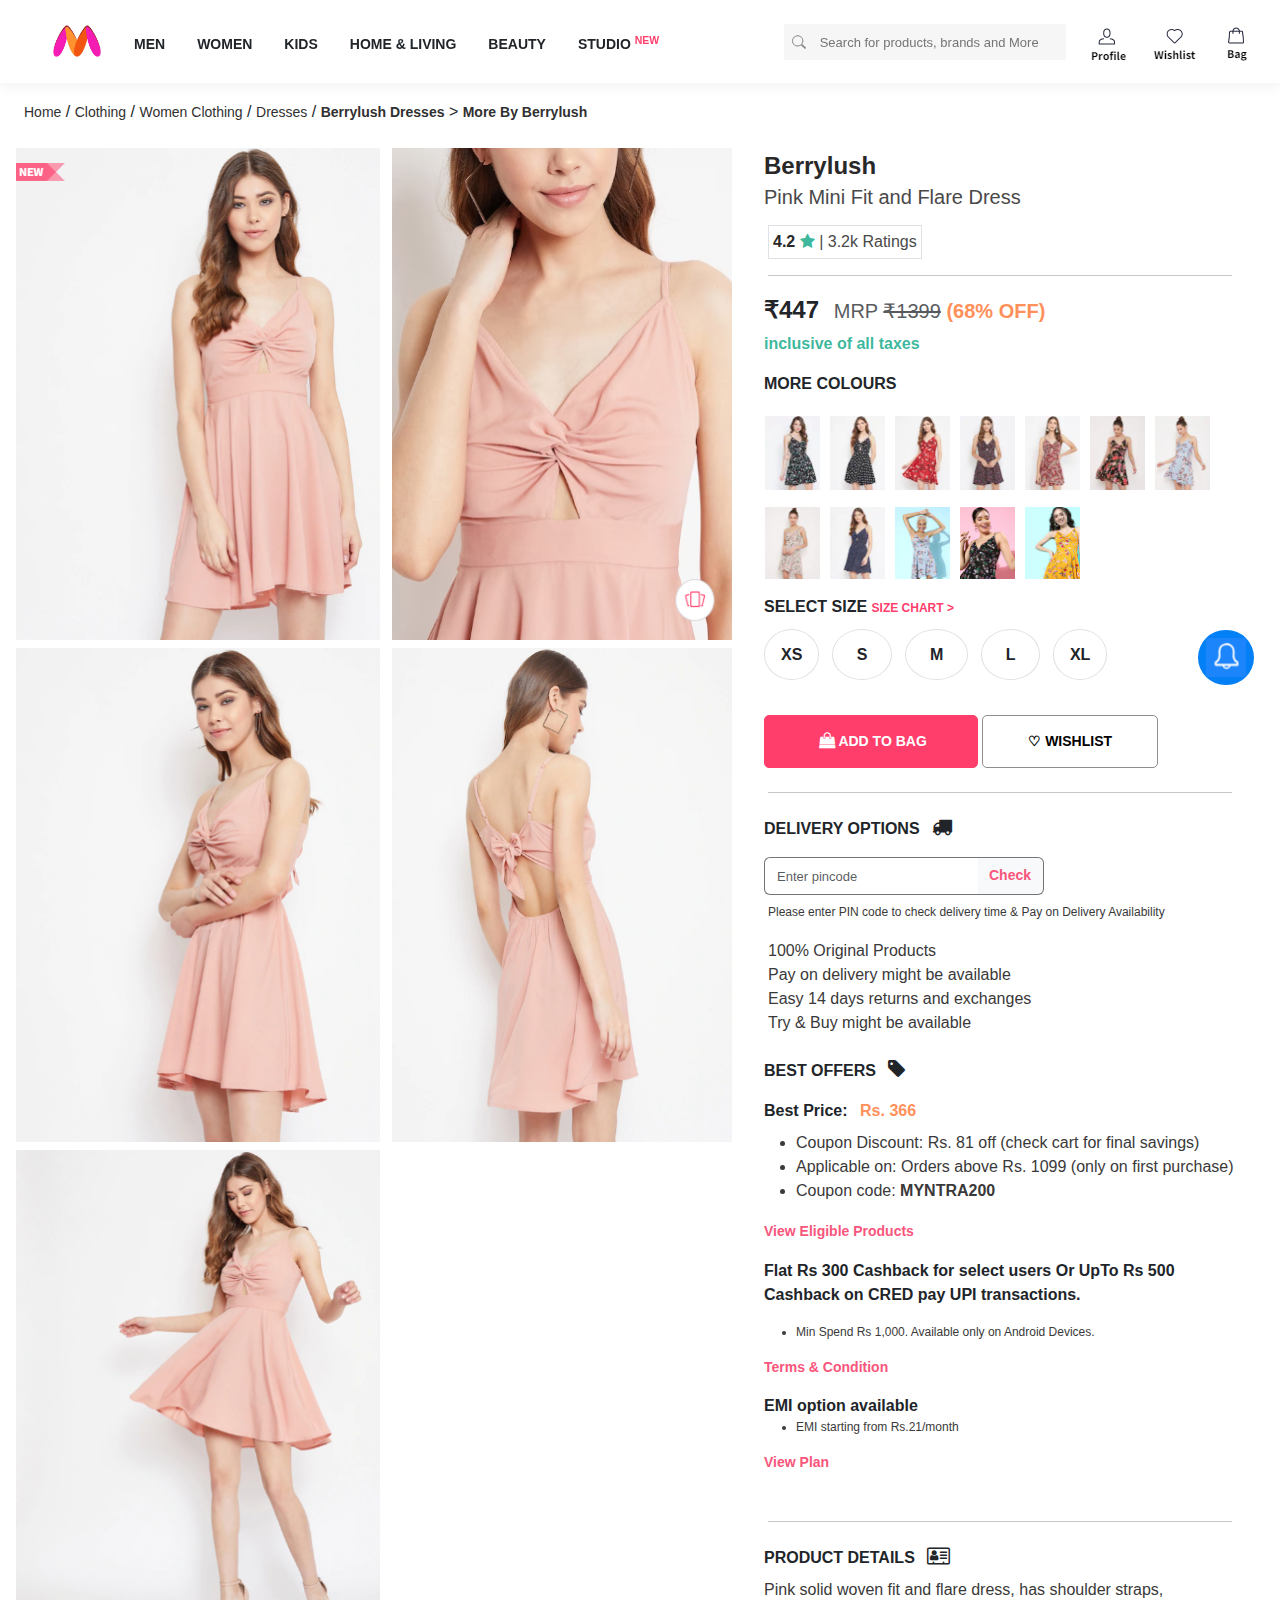
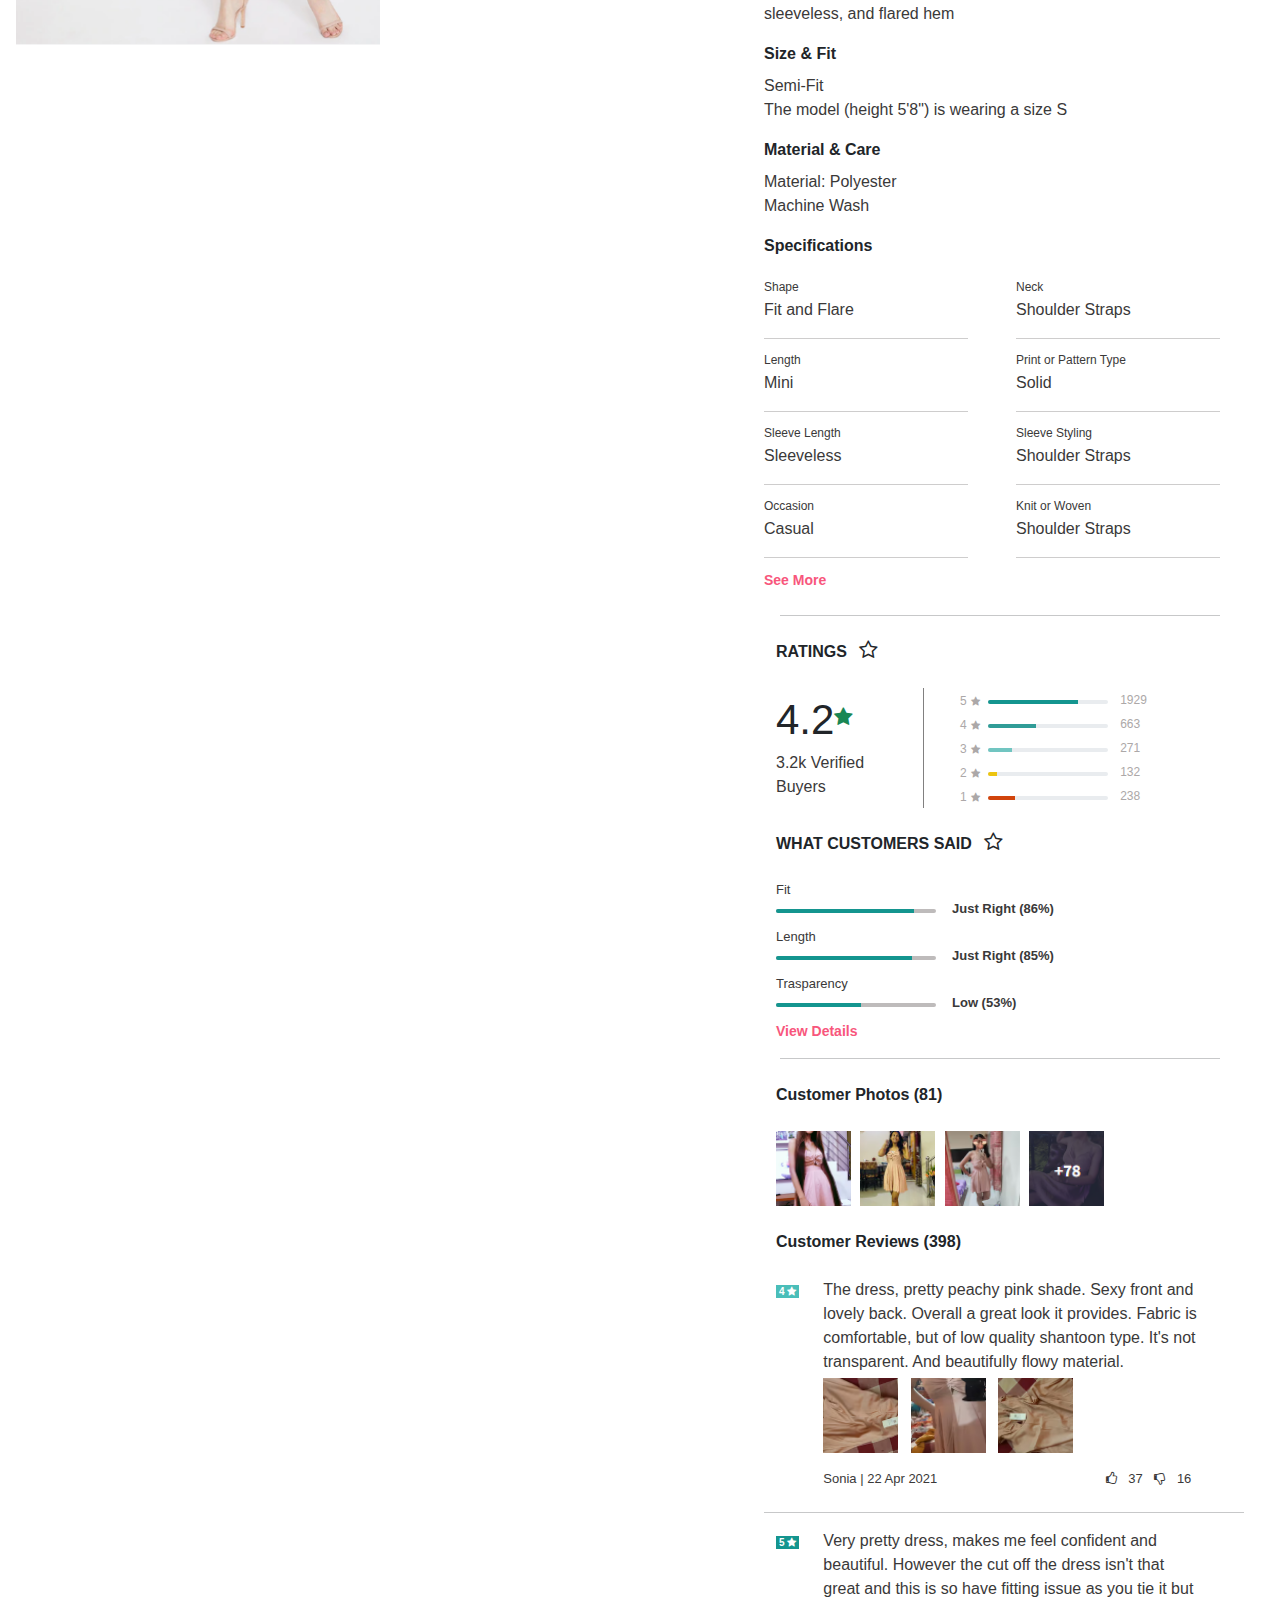
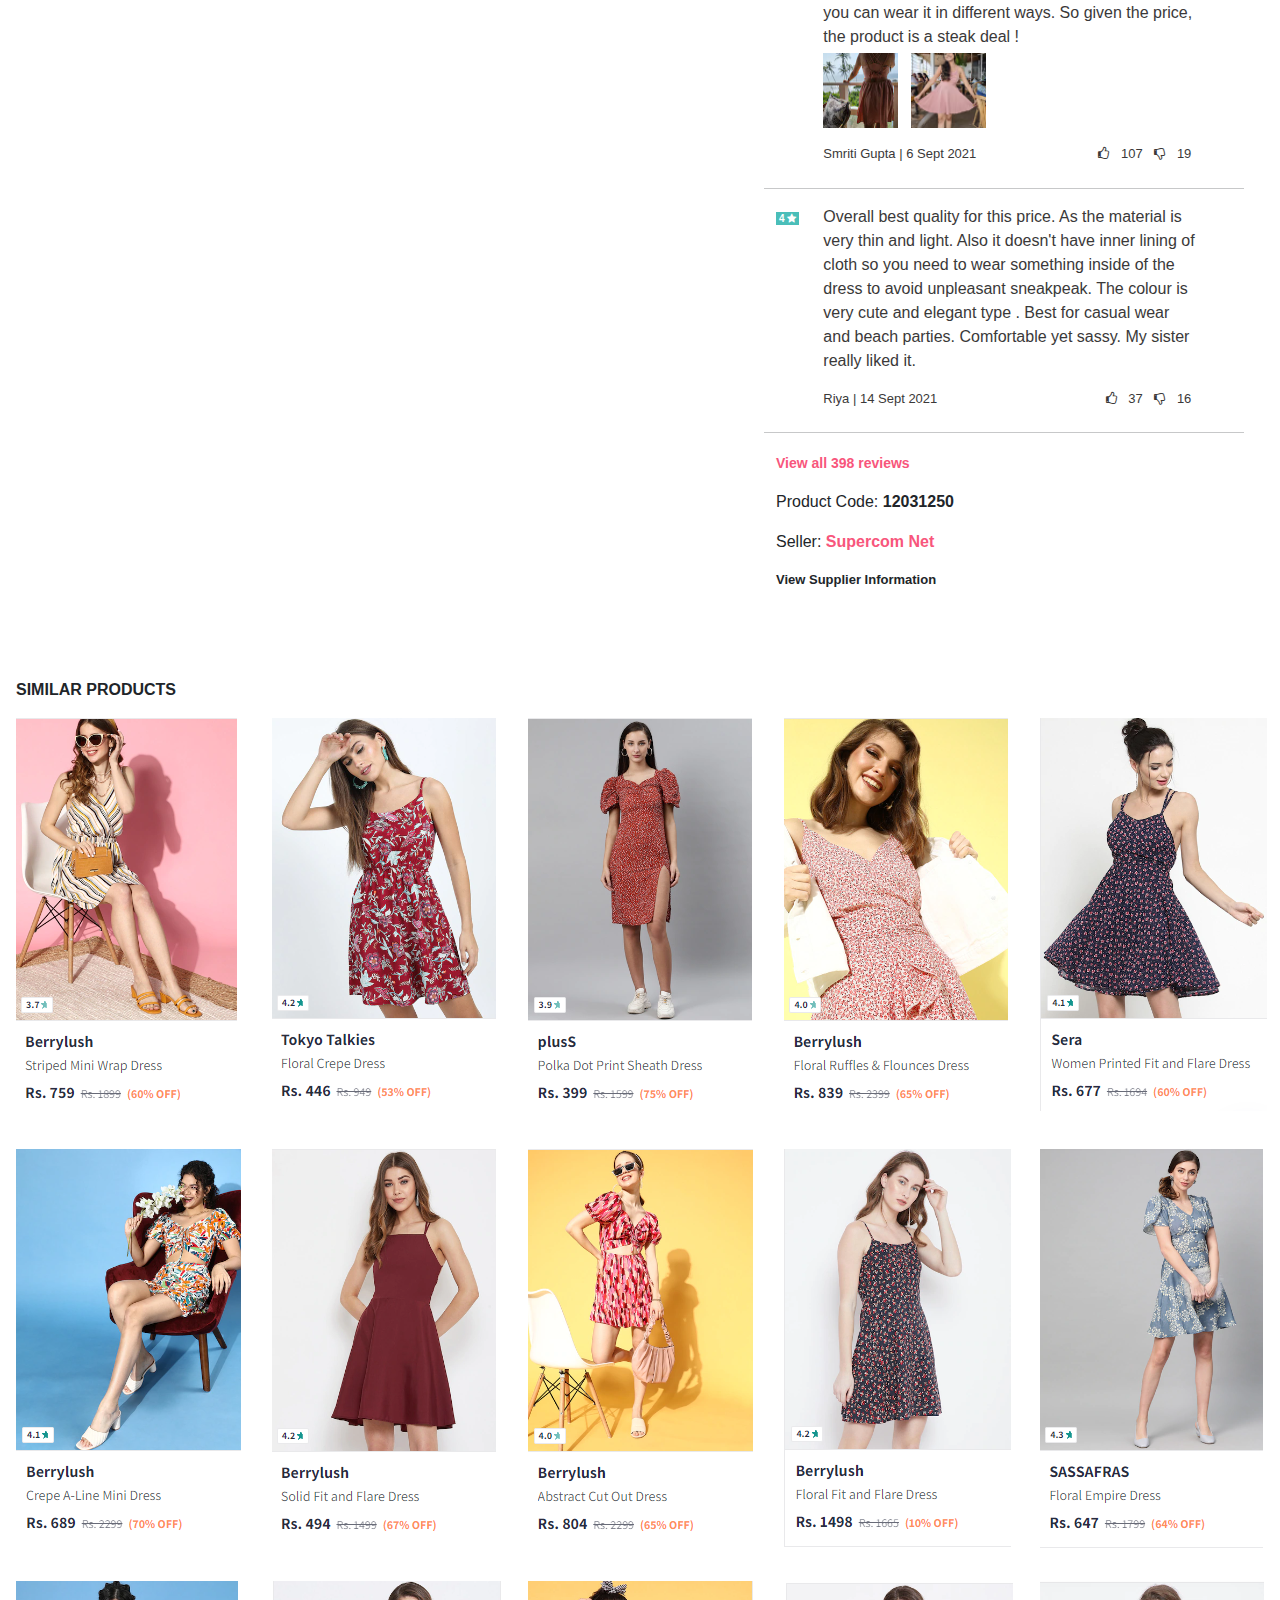
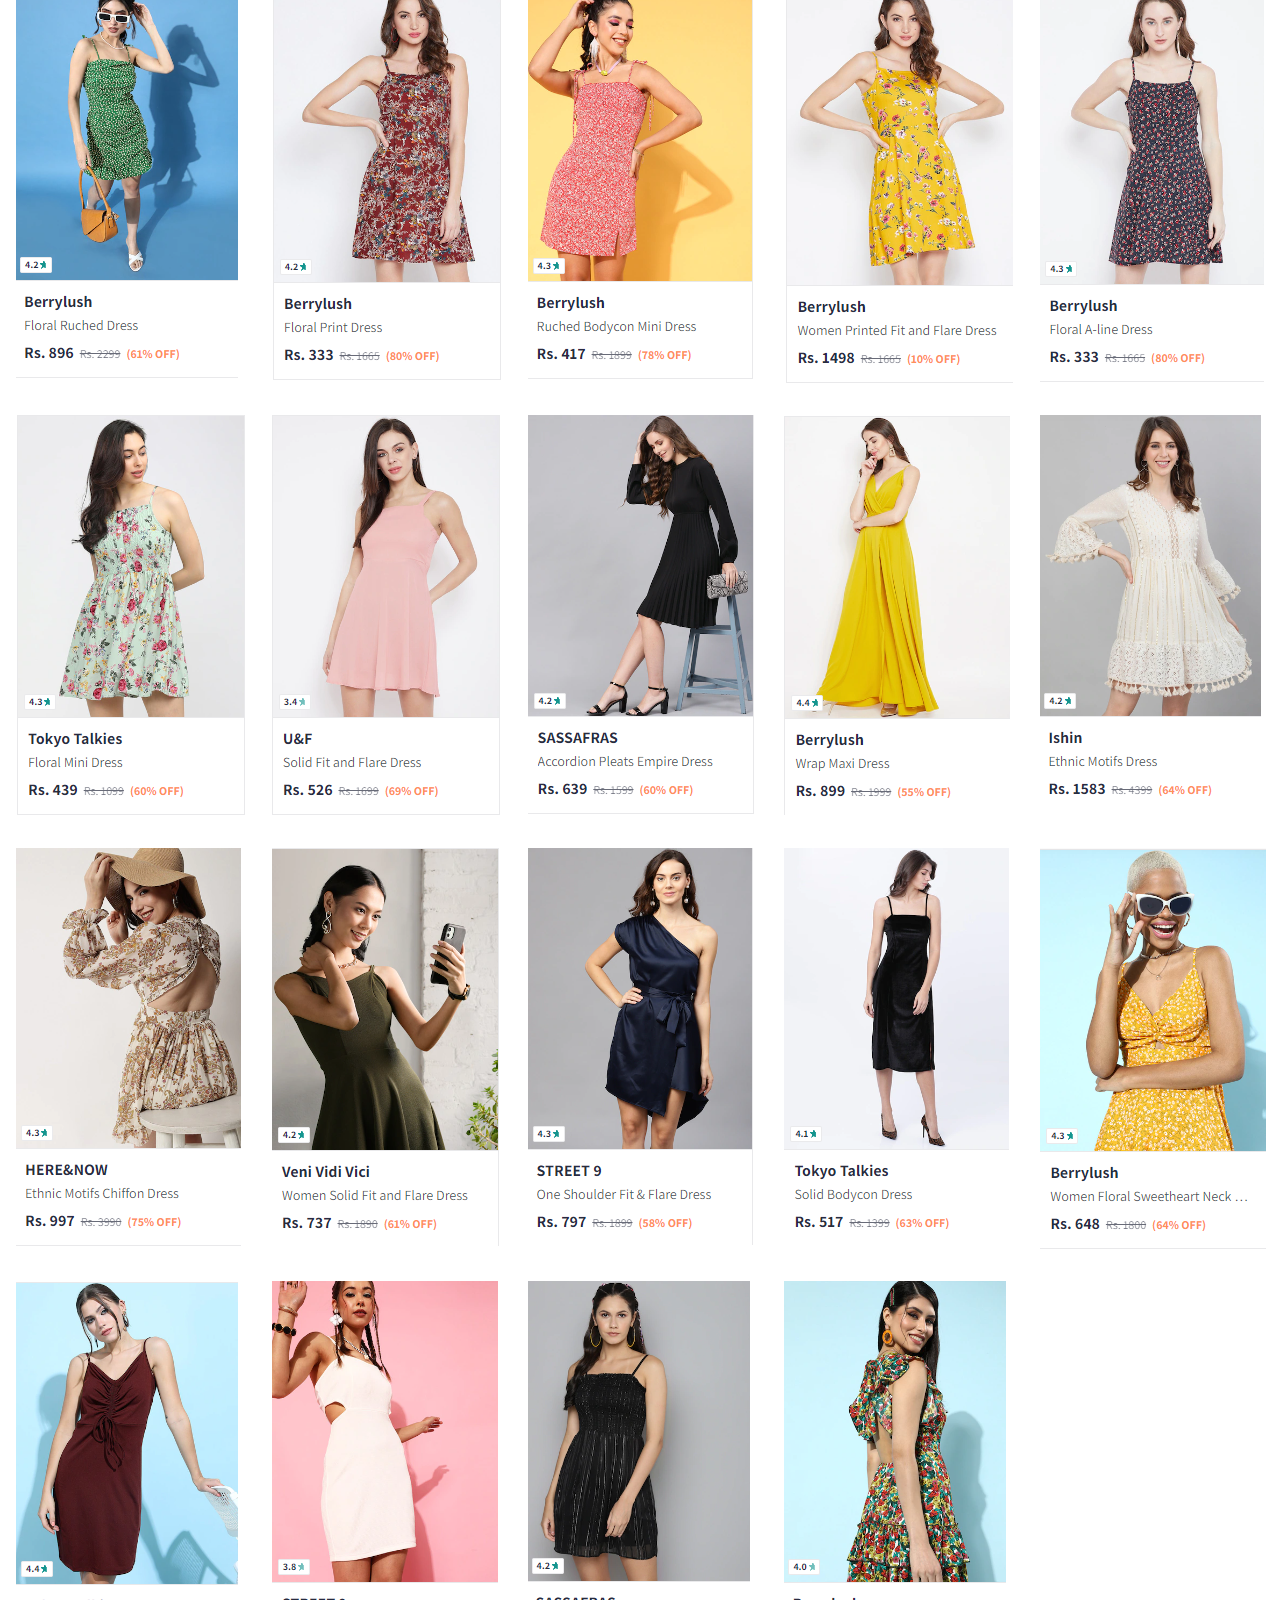
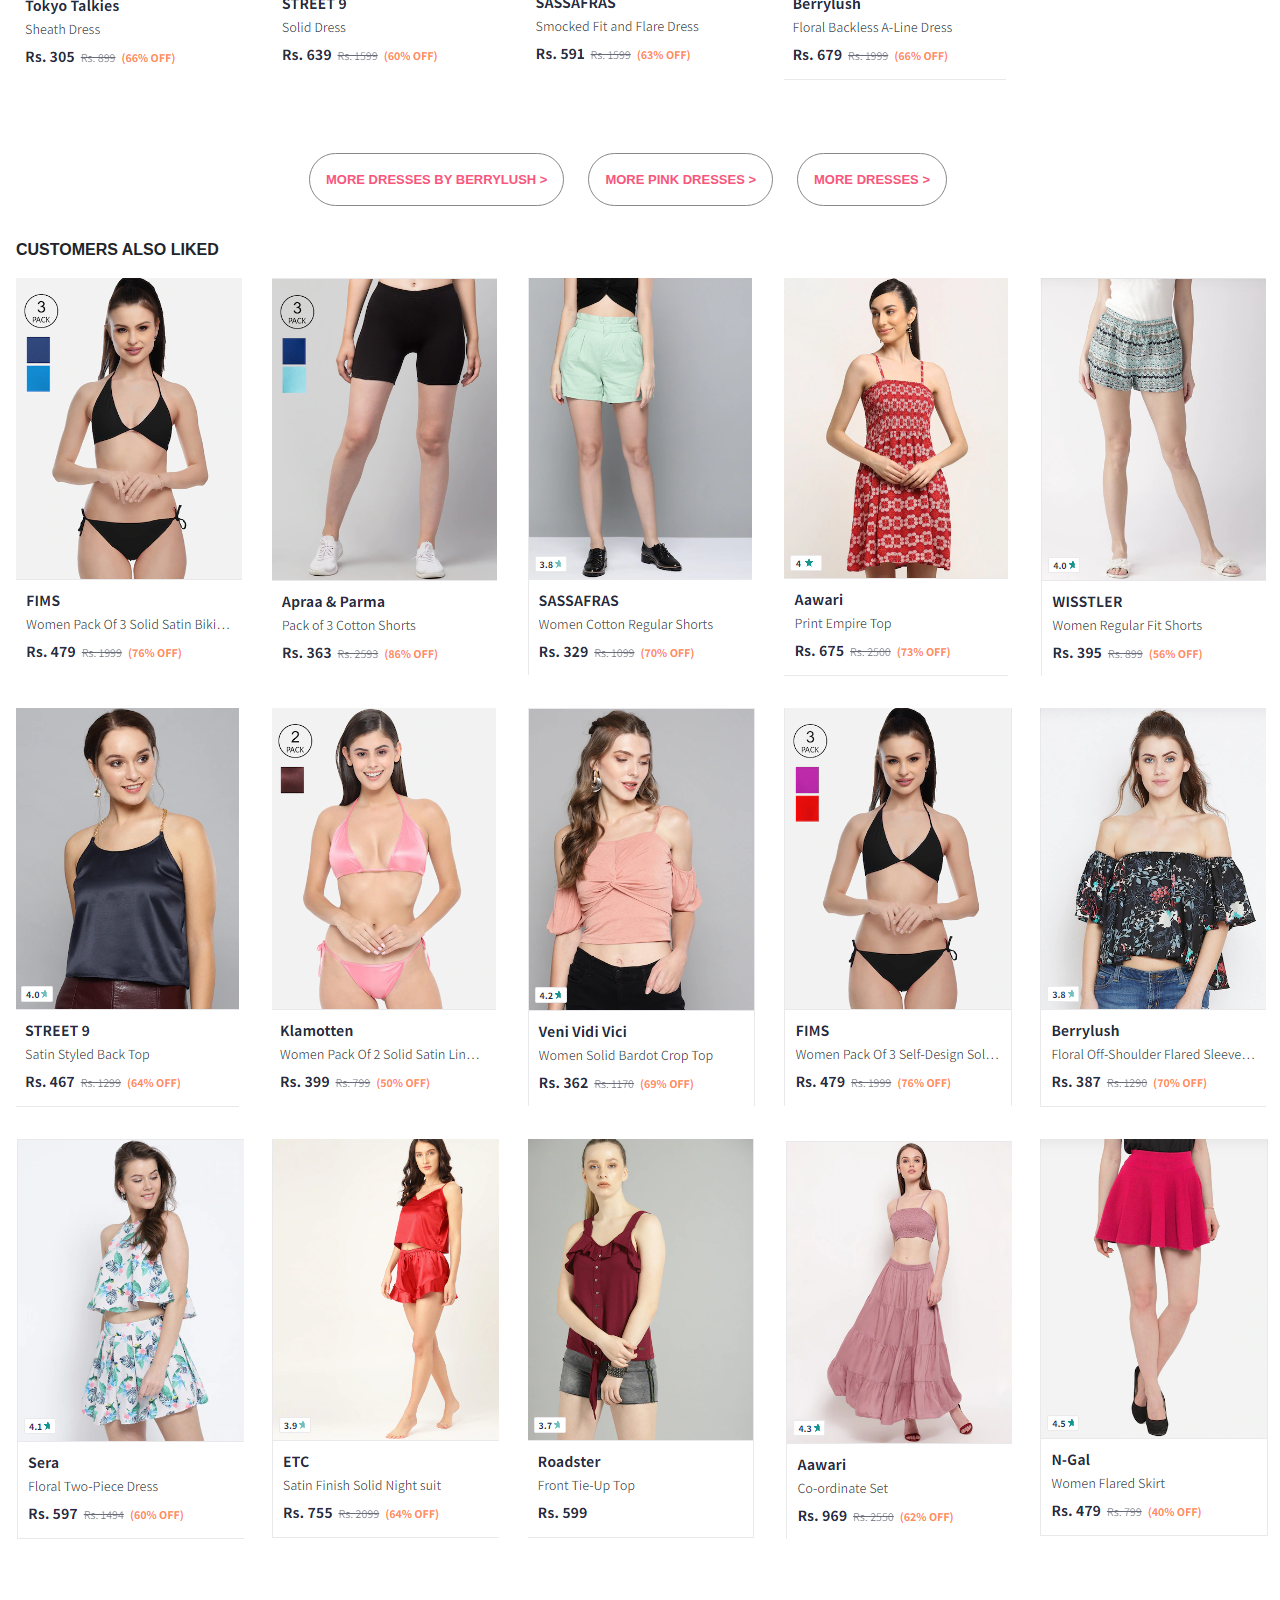
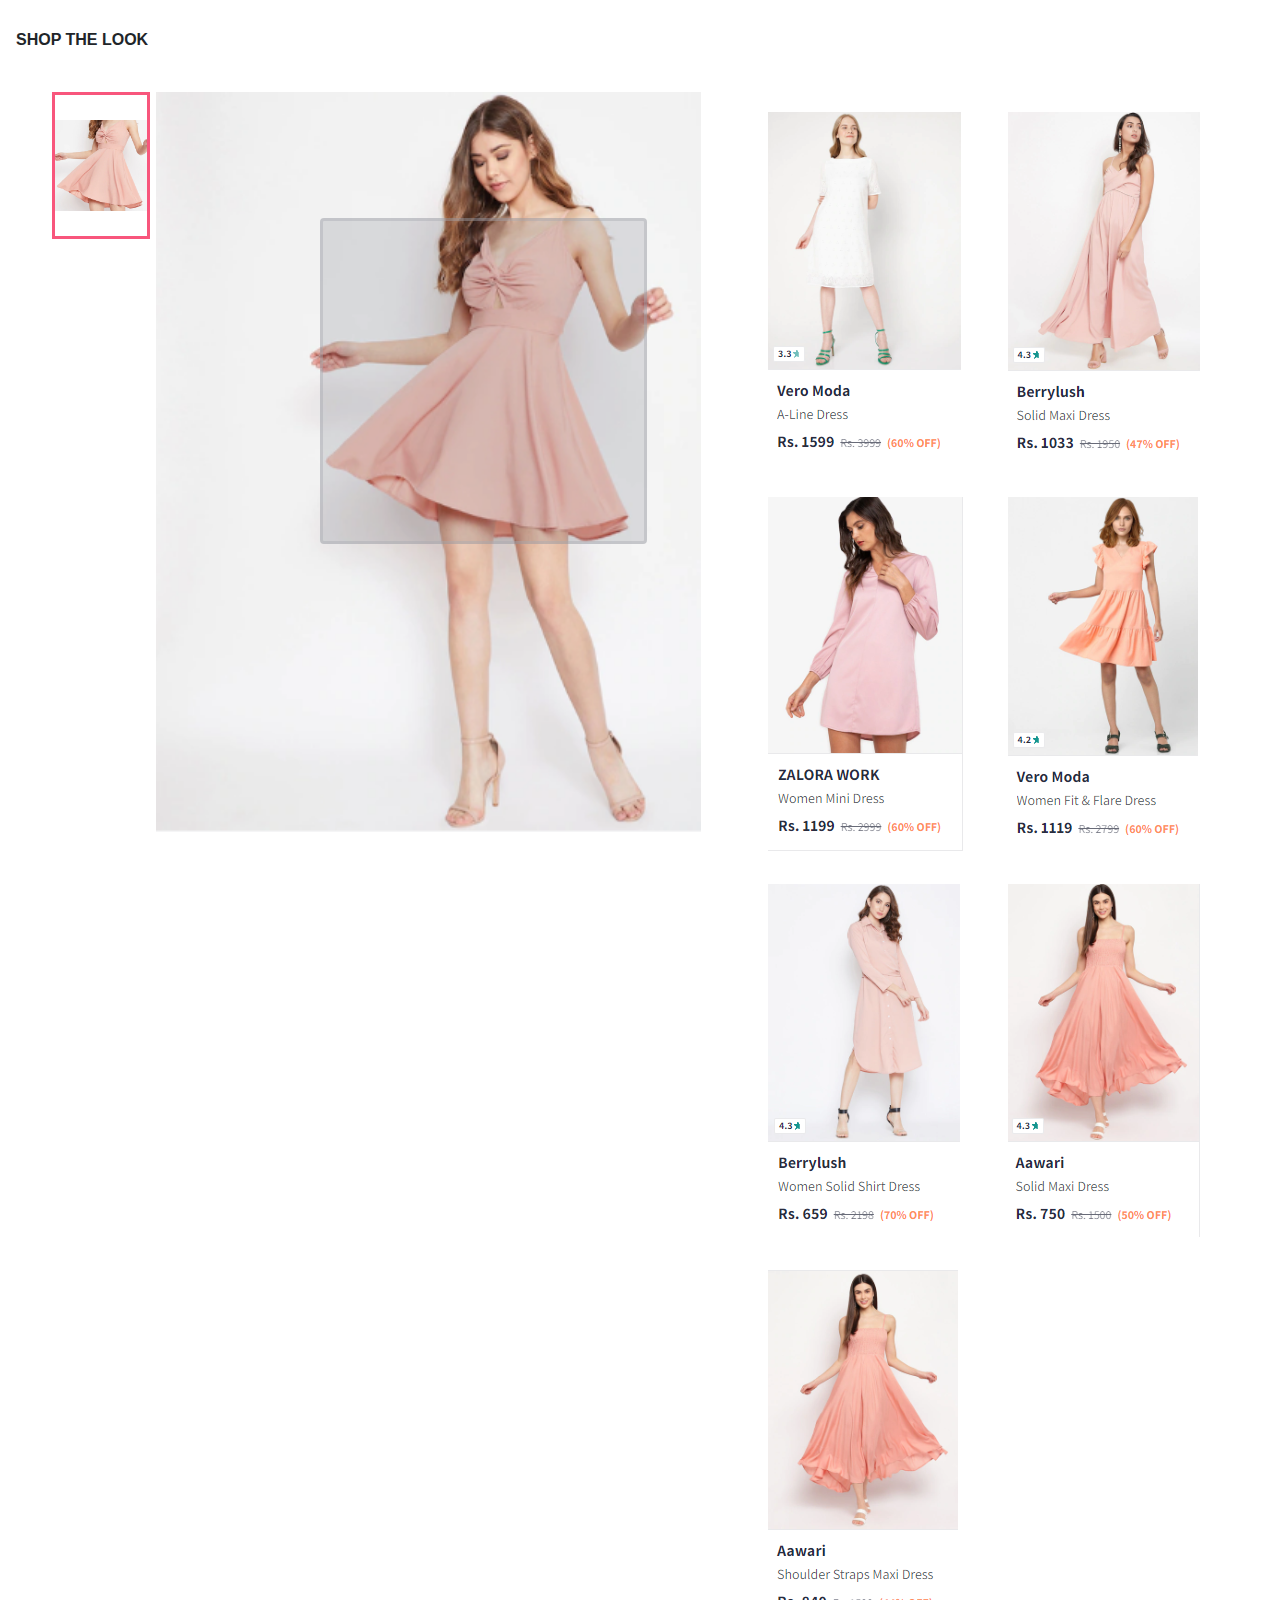
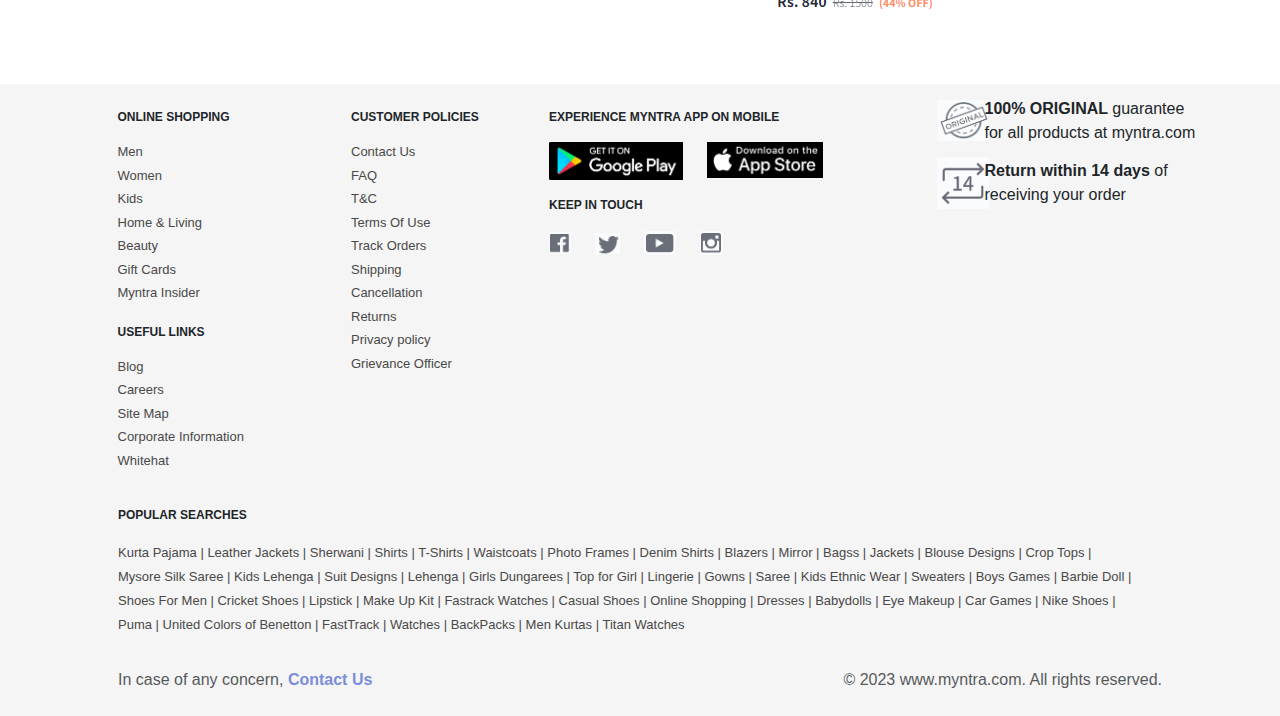
<file: products.html>
<!DOCTYPE html>
<html lang="en">

<head>
    <meta charset="UTF-8">
    <meta name="viewport" content="width=device-width, initial-scale=1.0">
    <title>Buy Berrylush Pink Mini Fit And Flare - Dresses for Women</title>
    <link rel="shortcut icon" href="assets/icons/header/myntra-logo.png">
    <link rel="stylesheet" href="css/products.css">
    <link rel="stylesheet" href="css/bootstrap.css">
    <link rel="stylesheet" href="https://cdnjs.cloudflare.com/ajax/libs/font-awesome/4.7.0/css/font-awesome.min.css">
    <script src=""></script>
</head>

<body>

    <!-- Header nav bar starts -->
    <div class="headerNav navShadow container-fluid navbar-expand-lg pt-4 ps-4 mb-4 bg-white fixed-top">
        <div class="row ps-4">
            <div class="container d-flex justify-content-between">

                <!-- Left part of header nav bar starts -->
                <div class="row col-auto text-start">

                    <!-- Myntra logo starts -->
                    <div class="myntraLogo col-auto px-3">
                        <img alt="Myntra Logo" src="assets/icons/header/myntra-logo.png" width="50">
                    </div>
                    <!-- Myntra logo ends -->

                    <div class="row col-auto collapse navbar-collapse">

                        <!-- Men section starts -->
                        <div class="navLinks navLinkMen col-auto mt-2 pb-4 px-3">
                            <span class="fw-14 fw-bold">MEN</span>
                            <!-- Hover content of Men starts -->
                            <div class="content container-fluid d-lg-flex d-none">
                                <div class="contents col-auto-12 row">
                                    <div class="col-auto ms-2 pe-5">
                                        <div class="conSection nav-tabs pb-3 mt-2">
                                            <div class="text-danger fw-bolder fs-13x mb-2 hoversub menSectionHeadings">
                                                Top Wear</div>
                                            <div class=" fs-13x hoversub">T-Shirts</div>
                                            <div class=" fs-13x hoversub">Casual Shirts</div>
                                            <div class=" fs-13x hoversub">Formal Shirts</div>
                                            <div class=" fs-13x hoversub">Sweatshirts</div>
                                            <div class=" fs-13x hoversub">Sweaters</div>
                                            <div class=" fs-13x hoversub">Jackets</div>
                                            <div class=" fs-13x hoversub">Blazers & Coats</div>
                                            <div class=" fs-13x hoversub">Suits</div>
                                            <div class=" fs-13x hoversub">Rain Jackets</div>
                                        </div>
                                        <div class="conSection pb-3 mt-2">
                                            <div class="text-danger fw-bolder fs-13x mb-2 hoversub menSectionHeadings">
                                                Indian & Festive Wear</div>
                                            <div class=" fs-13x hoversub">Kurtas & Kurta Sets</div>
                                            <div class=" fs-13x hoversub">Sherwanis</div>
                                            <div class=" fs-13x hoversub">Nehru Jackets</div>
                                            <div class=" fs-13x hoversub">Dhotis</div>
                                        </div>
                                    </div>
                                    <div class="col-auto ms-2 pe-5">
                                        <div class="conSection nav-tabs pb-3 mt-2">
                                            <div class="text-danger fw-bolder fs-13x mb-2 hoversub menSectionHeadings">
                                                Bottom Wear</div>
                                            <div class=" fs-13x hoversub">Jeans</div>
                                            <div class=" fs-13x hoversub">Casual Trousers</div>
                                            <div class=" fs-13x hoversub">Formal Trousers</div>
                                            <div class=" fs-13x hoversub">Shorts</div>
                                            <div class=" fs-13x hoversub">Track Pants & Joggers</div>
                                        </div>
                                        <div class="conSection pb-3 mt-2 nav-tabs">
                                            <div class="text-danger fw-bolder fs-13x mb-2 hoversub menSectionHeadings">
                                                Inner Wear & Sleepwear Wear </div>
                                            <div class=" fs-13x hoversub">Briefs & Trunks</div>
                                            <div class=" fs-13x hoversub">Boxers</div>
                                            <div class=" fs-13x hoversub">Vests</div>
                                            <div class=" fs-13x hoversub">Sleepwear & Loungewear</div>
                                            <div class=" fs-13x hoversub">Thermals</div>
                                        </div>
                                        <div class="conSection pb-3 mt-2">
                                            <div class="text-danger fw-bolder fs-13x mb-2 hoversub menSectionHeadings">
                                                Plus Size </div>
                                        </div>
                                    </div>
                                    <div class="col-auto ms-2 pe-5">
                                        <div class="conSection nav-tabs pb-3 mt-2">
                                            <div class="text-danger fw-bolder fs-13x mb-2 hoversub menSectionHeadings">
                                                Foot Wear</div>
                                            <div class=" fs-13x hoversub">Casual Shoes</div>
                                            <div class=" fs-13x hoversub">Sports Shoes</div>
                                            <div class=" fs-13x hoversub">Formal Shoes</div>
                                            <div class=" fs-13x hoversub">Sneakers</div>
                                            <div class=" fs-13x hoversub">Sandals & Floaters</div>
                                            <div class=" fs-13x hoversub">Flip Flops</div>
                                            <div class=" fs-13x hoversub">Socks</div>
                                        </div>
                                        <div class="conSection pb-3 mt-2 ">
                                            <div class="text-danger fw-bolder fs-13x mb-2 hoversub menSectionHeadings">
                                                Personal Care & Grooming </div>
                                        </div>
                                        <div class="conSection pb-3 mt-2">
                                            <div class="text-danger fw-bolder fs-13x mb-2 hoversub menSectionHeadings">
                                                Sunglass & Frames </div>
                                        </div>
                                        <div class="conSection pb-3 mt-2">
                                            <div class="text-danger fw-bolder fs-13x mb-2 hoversub menSectionHeadings">
                                                Watches</div>
                                        </div>
                                    </div>
                                    <div class="col-auto ms-2 pe-5">
                                        <div class="conSection nav-tabs pb-3 mt-2">
                                            <div class="text-danger fw-bolder fs-13x mb-2 hoversub menSectionHeadings">
                                                Sports & Active Wear </div>
                                            <div class=" fs-13x hoversub">Sports Shoes</div>
                                            <div class=" fs-13x hoversub">Sports Sandals</div>
                                            <div class=" fs-13x hoversub">Active T-Shirts</div>
                                            <div class=" fs-13x hoversub">Track Pants & Shorts</div>
                                            <div class=" fs-13x hoversub">Tracksuits</div>
                                            <div class=" fs-13x hoversub">Jackets & Sweatshirts</div>
                                            <div class=" fs-13x hoversub">Sports Accessories</div>
                                            <div class=" fs-13x hoversub">Swimwear</div>
                                        </div>
                                        <div class="conSection pb-3 mt-2">
                                            <div class="text-danger fw-bolder fs-13x mb-2 hoversub menSectionHeadings">
                                                Gadgets</div>
                                            <div class=" fs-13x hoversub">Smart Wearables</div>
                                            <div class=" fs-13x hoversub">Fitness Gadgets</div>
                                            <div class=" fs-13x hoversub">Headphones</div>
                                            <div class=" fs-13x hoversub">Speakers</div>
                                        </div>
                                    </div>
                                    <div class="col-auto ms-2 pe-5">
                                        <div class="conSection nav-tabs pb-3 mt-2">
                                            <div class="text-danger fw-bolder fs-13x mb-2 hoversub menSectionHeadings">
                                                Fashion Accessories </div>
                                            <div class=" fs-13x hoversub">Wallets</div>
                                            <div class=" fs-13x hoversub">Belts</div>
                                            <div class=" fs-13x hoversub">Perfumes & Body Mists</div>
                                            <div class=" fs-13x hoversub">Trimmers</div>
                                            <div class=" fs-13x hoversub">Deodorants</div>
                                            <div class=" fs-13x hoversub">Ties, Cufflinks </div>
                                            <div class=" fs-13x hoversub">Accessory Gift Sets</div>
                                            <div class=" fs-13x hoversub">Caps & Hats</div>
                                            <div class=" fs-13x hoversub">Mufflers, Scarves</div>
                                            <div class=" fs-13x hoversub">Phone Cases</div>
                                            <div class=" fs-13x hoversub">Rings & Wristwear</div>
                                            <div class=" fs-13x hoversub">Helmets</div>
                                        </div>
                                        <div class="conSection pb-3 mt-2">
                                            <div class="text-danger fw-bolder fs-13x mb-2 hoversub menSectionHeadings">
                                                Bags & Backpacks </div>
                                        </div>
                                        <div class="conSection pb-3 mt-2">
                                            <div class="text-danger fw-bolder fs-13x mb-2 hoversub menSectionHeadings">
                                                Luggages & Trolleys </div>
                                        </div>
                                    </div>
                                </div>
                            </div>
                            <!-- Hover content of men ends -->
                        </div>
                        <!-- Men section ends -->

                        <!-- Women section starts -->
                        <div class="navLinks navLinkWomen col-auto mt-2 pb-4 px-3">
                            <span class="fw-14 fw-bold">WOMEN</span>
                            <!-- Hover content of women starts -->
                            <div class="content">
                                <div class="contents col-auto-12 row">
                                    <div class="col-auto ms-2 pe-5">
                                        <div class="conSection nav-tabs pb-3 mt-2">
                                            <div class="fw-bolder fs-13x mb-2 hoversub womenSectionHeadings">Indian &
                                                Fusion Wear </div>
                                            <div class=" fs-13x hoversub">Kurtas & Suits</div>
                                            <div class=" fs-13x hoversub">Kurtis, Tunics & Tops</div>
                                            <div class=" fs-13x hoversub">Sarees</div>
                                            <div class=" fs-13x hoversub">Ethnic Wear</div>
                                            <div class=" fs-13x hoversub">Leggings & Churidars</div>
                                            <div class=" fs-13x hoversub">Skirts & Palazzos</div>
                                            <div class=" fs-13x hoversub">Dress Materials</div>
                                            <div class=" fs-13x hoversub">Lehenga Cholis</div>
                                            <div class=" fs-13x hoversub">Dupattas & Shawls</div>
                                            <div class=" fs-13x hoversub">Jackets</div>
                                        </div>
                                        <div class="conSection pb-3 mt-2">
                                            <div class="fw-bolder fs-13x mb-2 hoversub womenSectionHeadings">Belts,
                                                Scarves & More </div>
                                        </div>
                                        <div class="conSection pb-3 mt-2">
                                            <div class="fw-bolder fs-13x mb-2 hoversub womenSectionHeadings">Watches &
                                                Wearables </div>
                                        </div>
                                    </div>
                                    <div class="col-auto ms-2 pe-5">
                                        <div class="conSection nav-tabs pb-3 mt-2">
                                            <div class="fw-bolder fs-13x mb-2 hoversub womenSectionHeadings">Western
                                                Wear</div>
                                            <div class=" fs-13x hoversub">Dresses</div>
                                            <div class=" fs-13x hoversub">Tops</div>
                                            <div class=" fs-13x hoversub">Tshirts</div>
                                            <div class=" fs-13x hoversub">Jeans</div>
                                            <div class=" fs-13x hoversub">Trousers & Capris</div>
                                            <div class=" fs-13x hoversub">Shorts & Skirts</div>
                                            <div class=" fs-13x hoversub">Co-ords</div>
                                            <div class=" fs-13x hoversub">Playsuits</div>
                                            <div class=" fs-13x hoversub">Jumpsuits</div>
                                            <div class=" fs-13x hoversub">Shrugs</div>
                                            <div class=" fs-13x hoversub">Sweaters & Sweatshirts</div>
                                            <div class=" fs-13x hoversub">Jackets & Coats</div>
                                            <div class=" fs-13x hoversub">Blazers & Waistcoats</div>
                                        </div>
                                        <div class="conSection pb-3 mt-2">
                                            <div class="fw-bolder fs-13x mb-2 hoversub womenSectionHeadings">Plus Size
                                            </div>
                                        </div>
                                    </div>
                                    <div class="col-auto ms-2 pe-5">
                                        <div class="conSection pb-3 mt-2">
                                            <div class="fw-bolder fs-13x mb-2 hoversub womenSectionHeadings">Maternity
                                            </div>
                                        </div>
                                        <div class="conSection pb-3 mt-2">
                                            <div class="fw-bolder fs-13x mb-2 hoversub womenSectionHeadings">Sunglasses
                                                & Frames </div>
                                        </div>
                                        <div class="conSection nav-tabs pb-3 mt-2">
                                            <div class="fw-bolder fs-13x mb-2 hoversub womenSectionHeadings">Foot Wear
                                            </div>
                                            <div class=" fs-13x hoversub">Flats</div>
                                            <div class=" fs-13x hoversub">Casual Shoes</div>
                                            <div class=" fs-13x hoversub">Heels</div>
                                            <div class=" fs-13x hoversub">Boots</div>
                                            <div class=" fs-13x hoversub">Sports Shoes & Floaters</div>
                                        </div>
                                        <div class="conSection pb-3 mt-2">
                                            <div class="fw-bolder fs-13x mb-2 hoversub womenSectionHeadings">Sports &
                                                Active Wear </div>
                                            <div class=" fs-13x hoversub">Clothing</div>
                                            <div class=" fs-13x hoversub">Footwear</div>
                                            <div class=" fs-13x hoversub">Sports Accessories</div>
                                            <div class=" fs-13x hoversub">Sports Equipment</div>
                                        </div>
                                    </div>
                                    <div class="col-auto ms-2 pe-5">
                                        <div class="conSection nav-tabs pb-3 mt-2">
                                            <div class="fw-bolder fs-13x mb-2 hoversub womenSectionHeadings">Lingerie &
                                                Sleepwear </div>
                                            <div class=" fs-13x hoversub">Bra</div>
                                            <div class=" fs-13x hoversub">Briefs</div>
                                            <div class=" fs-13x hoversub">Shapewear</div>
                                            <div class=" fs-13x hoversub">Sleepwear & Loungewear</div>
                                            <div class=" fs-13x hoversub">Swimwear</div>
                                            <div class=" fs-13x hoversub">Camisoles & Thermals</div>
                                        </div>
                                        <div class="conSection pb-3 mt-2">
                                            <div class="fw-bolder fs-13x mb-2 hoversub womenSectionHeadings">Beauty &
                                                Personal Care </div>
                                            <div class=" fs-13x hoversub">Makeup</div>
                                            <div class=" fs-13x hoversub">Skincare</div>
                                            <div class=" fs-13x hoversub">Premium Beauty</div>
                                            <div class=" fs-13x hoversub">Lipsticks</div>
                                            <div class=" fs-13x hoversub">Fragrances</div>
                                        </div>
                                    </div>
                                    <div class="col-auto ms-2 pe-5">
                                        <div class="conSection nav-tabs pb-3 mt-2">
                                            <div class="fw-bolder fs-13x mb-2 hoversub womenSectionHeadings">Gadgets
                                            </div>
                                            <div class=" fs-13x hoversub">Smart Wearables</div>
                                            <div class=" fs-13x hoversub">Fitness Gadgets</div>
                                            <div class=" fs-13x hoversub">Headphones</div>
                                            <div class=" fs-13x hoversub">Speakers</div>
                                        </div>
                                        <div class="conSection nav-tabs pb-3 mt-2">
                                            <div class="fw-bolder fs-13x mb-2 hoversub womenSectionHeadings">Jewellery
                                            </div>
                                            <div class=" fs-13x hoversub">Fashion Jewellery</div>
                                            <div class=" fs-13x hoversub">Fine Jewellery</div>
                                            <div class=" fs-13x hoversub">Earrings</div>
                                        </div>
                                        <div class="conSection pb-3 mt-2">
                                            <div class="fw-bolder fs-13x mb-2 hoversub womenSectionHeadings">Backpacks
                                            </div>
                                        </div>
                                        <div class="conSection pb-3 mt-2">
                                            <div class="fw-bolder fs-13x mb-2 hoversub womenSectionHeadings">Handbags,
                                                Bags & Wallets</div>
                                        </div>
                                        <div class="conSection pb-3 mt-2">
                                            <div class="fw-bolder fs-13x mb-2 hoversub womenSectionHeadings">Luggages &
                                                Trolleys </div>
                                        </div>
                                    </div>
                                </div>
                            </div>
                            <!-- Hover content of Women ends -->
                        </div>
                        <!-- Women section ends -->

                        <!-- Kids section starts -->
                        <div class="navLinks navLinkKids col-auto mt-2 pb-4 px-3">
                            <span class="fw-14 fw-bold">KIDS</span>
                            <!-- Hover content of Kids starts -->
                            <div class="content">
                                <div class="contents col-auto-12 row">
                                    <div class="col-auto ms-2 pe-5">
                                        <div class="conSection pb-3 mt-2">
                                            <div class="fw-bolder fs-13x mb-2 hoversub kidsSectionHeadings">Boys
                                                Clothing</div>
                                            <div class=" fs-13x hoversub">T-Shirts</div>
                                            <div class=" fs-13x hoversub">Shirts</div>
                                            <div class=" fs-13x hoversub">Shorts</div>
                                            <div class=" fs-13x hoversub">Jeans</div>
                                            <div class=" fs-13x hoversub">Trouserss</div>
                                            <div class=" fs-13x hoversub">Clothing Sets</div>
                                            <div class=" fs-13x hoversub">Ethnic Wear</div>
                                            <div class=" fs-13x hoversub">Track Pants & Pyjamas</div>
                                            <div class=" fs-13x hoversub">Jacket, Sweater & Sweatshirts</div>
                                            <div class=" fs-13x hoversub">Party Wear</div>
                                            <div class=" fs-13x hoversub">Innerwear & Thermals</div>
                                            <div class=" fs-13x hoversub">Nightwear & Loungewear</div>
                                            <div class=" fs-13x hoversub">Value Packs</div>
                                        </div>
                                    </div>
                                    <div class="col-auto ms-2 pe-5">
                                        <div class="conSection pb-3 mt-2">
                                            <div class="fw-bolder fs-13x mb-2 hoversub kidsSectionHeadings">Girls
                                                Clothing</div>
                                            <div class=" fs-13x hoversub">Dresses</div>
                                            <div class=" fs-13x hoversub">Tops</div>
                                            <div class=" fs-13x hoversub">Tshirts</div>
                                            <div class=" fs-13x hoversub">Clothing Sets</div>
                                            <div class=" fs-13x hoversub">Lehenga choli</div>
                                            <div class=" fs-13x hoversub">Kurta Sets</div>
                                            <div class=" fs-13x hoversub">Party wear</div>
                                            <div class=" fs-13x hoversub">Dungarees & Jumpsuits</div>
                                            <div class=" fs-13x hoversub">Skirts & shorts</div>
                                            <div class=" fs-13x hoversub">Tights & Leggings</div>
                                            <div class=" fs-13x hoversub">Jeans, Trousers & Capris</div>
                                            <div class=" fs-13x hoversub">Jacket, Sweaters</div>
                                            <div class=" fs-13x hoversub">Innerwear & Thermals</div>
                                            <div class=" fs-13x hoversub">Nightwear & Loungewear</div>
                                            <div class=" fs-13x hoversub">Value Packs</div>
                                        </div>
                                    </div>
                                    <div class="col-auto ms-2 pe-5">
                                        <div class="conSection nav-tabs pb-3 mt-2">
                                            <div class="fw-bolder fs-13x mb-2 hoversub kidsSectionHeadings">Foot Wear
                                            </div>
                                            <div class=" fs-13x hoversub">Casual Shoes</div>
                                            <div class=" fs-13x hoversub">Flipflops</div>
                                            <div class=" fs-13x hoversub">Sports Shoes</div>
                                            <div class=" fs-13x hoversub">Flats</div>
                                            <div class=" fs-13x hoversub">Sandals</div>
                                            <div class=" fs-13x hoversub">Heels</div>
                                            <div class=" fs-13x hoversub">School Shoes</div>
                                            <div class=" fs-13x hoversub">Socks</div>
                                        </div>
                                        <div class="conSection pb-3 mt-2">
                                            <div class="fw-bolder fs-13x mb-2 hoversub kidsSectionHeadings">Toys</div>
                                            <div class=" fs-13x hoversub">Learning & Development</div>
                                            <div class=" fs-13x hoversub">Activity Toys</div>
                                            <div class=" fs-13x hoversub">Soft Toys</div>
                                            <div class=" fs-13x hoversub">Action Figure / Play set</div>
                                        </div>
                                    </div>
                                    <div class="col-auto ms-2 pe-5">
                                        <div class="conSection nav-tabs pb-3 mt-2">
                                            <div class="fw-bolder fs-13x mb-2 hoversub kidsSectionHeadings">Infants
                                            </div>
                                            <div class=" fs-13x hoversub">Bodysuits</div>
                                            <div class=" fs-13x hoversub">Rompers & Sleepsuits</div>
                                            <div class=" fs-13x hoversub">Clothing Sets</div>
                                            <div class=" fs-13x hoversub">Tshirts & Tops</div>
                                            <div class=" fs-13x hoversub">Dresses</div>
                                            <div class=" fs-13x hoversub">Bottom wear</div>
                                            <div class=" fs-13x hoversub">Winter Wear</div>
                                            <div class=" fs-13x hoversub">Innerwear & Sleepwear</div>
                                            <div class=" fs-13x hoversub">Infant Care</div>
                                        </div>
                                        <div class="conSection pb-3 mt-2">
                                            <div class="fw-bolder fs-13x mb-2 hoversub kidsSectionHeadings">Home & Bath
                                            </div>
                                        </div>
                                        <div class="conSection pb-3 mt-2">
                                            <div class="fw-bolder fs-13x mb-2 hoversub kidsSectionHeadings">Personal
                                                Care </div>
                                        </div>
                                    </div>
                                    <div class="col-auto ms-2 pe-5">
                                        <div class="conSection nav-tabs pb-3 mt-2">
                                            <div class="fw-bolder fs-13x mb-2 hoversub kidsSectionHeadings">Kids
                                                Accessories </div>
                                            <div class=" fs-13x hoversub">Bags & Backpacks</div>
                                            <div class=" fs-13x hoversub">Watches</div>
                                            <div class=" fs-13x hoversub">Jewellery & Hair accessory</div>
                                            <div class=" fs-13x hoversub">Sunglasses</div>
                                            <div class=" fs-13x hoversub">Masks & Protective Gears</div>
                                            <div class=" fs-13x hoversub">Caps & Hats</div>
                                        </div>
                                        <div class="conSection pb-3 mt-2">
                                            <div class="fw-bolder fs-13x mb-2 hoversub kidsSectionHeadings">Brands</div>
                                            <div class=" fs-13x hoversub">Bags & Backpacks</div>
                                            <div class=" fs-13x hoversub">H&M</div>
                                            <div class=" fs-13x hoversub">Max Kids</div>
                                            <div class=" fs-13x hoversub">Pantaloons</div>
                                            <div class=" fs-13x hoversub">UCBenettonKids</div>
                                            <div class=" fs-13x hoversub">YK</div>
                                            <div class=" fs-13x hoversub">U.S.PoloAssn.</div>
                                            <div class=" fs-13x hoversub">Mothercare</div>
                                            <div class=" fs-13x hoversub">HRX</div>
                                        </div>
                                    </div>
                                </div>
                            </div>
                            <!-- Hover content of Kids ends-->
                        </div>
                        <!--Kids section ends -->

                        <!-- Home & Living section starts -->
                        <div class="navLinks navLinkHomeLiving col-auto mt-2 pb-4 px-3">
                            <span class="fw-14 fw-bold"> HOME & LIVING </span>
                            <!-- Hover content of Home & Living starts -->
                            <div class="content">
                                <div class="contents col-auto-12 row">
                                    <div class="col-auto ms-2 pe-5">
                                        <div class="conSection nav-tabs pb-3 mt-2">
                                            <div class="fw-bolder fs-13x mb-2 hoversub  homeLivingSectionHeadings">Bed
                                                Linen & Furnishing</div>
                                            <div class=" fs-13x hoversub">Bed Runners</div>
                                            <div class=" fs-13x hoversub">Mattress Protectors</div>
                                            <div class=" fs-13x hoversub">Bedsheets</div>
                                            <div class=" fs-13x hoversub">Bedding Sets</div>
                                            <div class=" fs-13x hoversub">Blankets, Quilts & Dohars</div>
                                            <div class=" fs-13x hoversub">Pillows & Pillow Covers</div>
                                            <div class=" fs-13x hoversub">Bed Covers</div>
                                            <div class=" fs-13x hoversub">Diwan Sets</div>
                                            <div class=" fs-13x hoversub">Chair Pads & Covers</div>
                                            <div class=" fs-13x hoversub">Sofa Covers</div>
                                        </div>
                                        <div class="conSection pb-3 mt-2">
                                            <div class="fw-bolder fs-13x mb-2 hoversub homeLivingSectionHeadings">
                                                Flooring</div>
                                            <div class=" fs-13x hoversub">Floor Runners</div>
                                            <div class=" fs-13x hoversub">Carpets</div>
                                            <div class=" fs-13x hoversub">Floor Mats & Dhurries</div>
                                            <div class=" fs-13x hoversub">Door Mats</div>
                                        </div>
                                    </div>
                                    <div class="col-auto ms-2 pe-5">
                                        <div class="conSection nav-tabs pb-3 mt-2">
                                            <div class="fw-bolder fs-13x mb-2 hoversub homeLivingSectionHeadings">Bath
                                            </div>
                                            <div class=" fs-13x hoversub">Bath Towels</div>
                                            <div class=" fs-13x hoversub">Hand & Face Towels</div>
                                            <div class=" fs-13x hoversub">Beach Towels</div>
                                            <div class=" fs-13x hoversub">Towels Set</div>
                                            <div class=" fs-13x hoversub">Bath Rugs</div>
                                            <div class=" fs-13x hoversub">Bath Robes</div>
                                            <div class=" fs-13x hoversub">Bathroom Accessories</div>
                                            <div class=" fs-13x hoversub">Shower Curtains</div>
                                        </div>
                                        <div class="conSection pb-3 mt-2">
                                            <div class="fw-bolder fs-13x mb-2 hoversub homeLivingSectionHeadings">Lamps
                                                & Lighting</div>
                                            <div class=" fs-13x hoversub">Floor Lamps</div>
                                            <div class=" fs-13x hoversub">Ceiling Lamps</div>
                                            <div class=" fs-13x hoversub">Table Lamps</div>
                                            <div class=" fs-13x hoversub">Wall Lamps</div>
                                            <div class=" fs-13x hoversub">Outdoor Lamps</div>
                                            <div class=" fs-13x hoversub">String Lights</div>
                                        </div>
                                    </div>
                                    <div class="col-auto ms-2 pe-5">
                                        <div class="conSection nav-tabs pb-3 mt-2">
                                            <div class="fw-bolder fs-13x mb-2 hoversub homeLivingSectionHeadings">Home
                                                Décor</div>
                                            <div class=" fs-13x hoversub">Plants & Planters</div>
                                            <div class=" fs-13x hoversub">Aromas & Candles</div>
                                            <div class=" fs-13x hoversub">Clocks</div>
                                            <div class=" fs-13x hoversub">Mirrors</div>
                                            <div class=" fs-13x hoversub">Wall Décor</div>
                                            <div class=" fs-13x hoversub">Festive Decor</div>
                                            <div class=" fs-13x hoversub">Pooja Essentials</div>
                                            <div class=" fs-13x hoversub">Wall Shelves</div>
                                            <div class=" fs-13x hoversub">Fountains</div>
                                            <div class=" fs-13x hoversub">Showpieces & Vases</div>
                                            <div class=" fs-13x hoversub">Ottoman</div>
                                        </div>
                                        <div class="conSection pb-3 mt-2 ">
                                            <div class="fw-bolder fs-13x mb-2 hoversub homeLivingSectionHeadings">
                                                Cushions & Cushion Covers</div>
                                        </div>
                                        <div class="conSection pb-3 mt-2">
                                            <div class="fw-bolder fs-13x mb-2 hoversub homeLivingSectionHeadings">
                                                Curtains</div>
                                        </div>
                                    </div>
                                    <div class="col-auto ms-2 pe-5">
                                        <div class="conSection pb-3 mt-2">
                                            <div class="fw-bolder fs-13x mb-2 hoversub homeLivingSectionHeadings">Home
                                                Gift Sets</div>
                                        </div>
                                        <div class="conSection nav-tabs pb-3 mt-2">
                                            <div class="fw-bolder fs-13x mb-2 hoversub homeLivingSectionHeadings">
                                                Kitchen & Table</div>
                                            <div class=" fs-13x hoversub">Table Runners</div>
                                            <div class=" fs-13x hoversub">Dinnerware & Serveware</div>
                                            <div class=" fs-13x hoversub">Cups and Mugs</div>
                                            <div class=" fs-13x hoversub">Bakeware & Cookware</div>
                                            <div class=" fs-13x hoversub">Kitchen Storage & Tools</div>
                                            <div class=" fs-13x hoversub">Bar & Drinkware</div>
                                            <div class=" fs-13x hoversub">Table Covers & Furnishings</div>
                                        </div>
                                        <div class="conSection pb-3 mt-2">
                                            <div class="fw-bolder fs-13x mb-2 hoversub homeLivingSectionHeadings">
                                                Storage</div>
                                            <div class=" fs-13x hoversub">Bins</div>
                                            <div class=" fs-13x hoversub">Hangers</div>
                                            <div class=" fs-13x hoversub">Organisers</div>
                                            <div class=" fs-13x hoversub">Hooks & Holders</div>
                                            <div class=" fs-13x hoversub">Laundry Bags</div>
                                        </div>
                                    </div>
                                    <div class="col-auto ms-2 pe-5">
                                        <div class="conSection pb-3 mt-2">
                                            <div class="fw-bolder fs-13x mb-2 hoversub homeLivingSectionHeadings">Brands
                                            </div>
                                            <div class=" fs-13x hoversub">H&M</div>
                                            <div class=" fs-13x hoversub">Marks & Spencer</div>
                                            <div class=" fs-13x hoversub">Home Centre</div>
                                            <div class=" fs-13x hoversub">Spaces</div>
                                            <div class=" fs-13x hoversub">D'Decor</div>
                                            <div class=" fs-13x hoversub">Story@Home</div>
                                            <div class=" fs-13x hoversub">Pure Home & Living</div>
                                            <div class=" fs-13x hoversub">Swayam</div>
                                            <div class=" fs-13x hoversub">Raymond Home</div>
                                            <div class=" fs-13x hoversub">Maspar</div>
                                            <div class=" fs-13x hoversub">Trident</div>
                                            <div class=" fs-13x hoversub">Cortina</div>
                                            <div class=" fs-13x hoversub">Random</div>
                                            <div class=" fs-13x hoversub">Ellementry</div>
                                            <div class=" fs-13x hoversub">ROMEE</div>
                                            <div class=" fs-13x hoversub">SEJ by Nisha Gupta</div>
                                        </div>
                                    </div>
                                </div>
                            </div>
                            <!-- Hover content of Home & Living starts -->
                        </div>
                        <!-- Home & Living section ends -->

                        <!-- Beauty section starts -->
                        <div class="navLinks navLinkBeauty col-auto mt-2 pb-4 px-3">
                            <span class="fw-14 fw-bold">BEAUTY</span>
                            <!-- Hover content of Beauty starts -->
                            <div class="content">
                                <div class="contents col-auto-12 row">
                                    <div class="col-auto ms-2 pe-5">
                                        <div class="fw-bolder fs-13x mb-2 hoversub beautySectionHeadings">Makeup</div>
                                        <div class=" fs-13x hoversub">Lipstick</div>
                                        <div class=" fs-13x hoversub">Lip Gloss</div>
                                        <div class=" fs-13x hoversub">Lip Liner</div>
                                        <div class=" fs-13x hoversub">Mascara</div>
                                        <div class=" fs-13x hoversub">Eyeliner</div>
                                        <div class=" fs-13x hoversub">Kajal</div>
                                        <div class=" fs-13x hoversub">Eyeshadow</div>
                                        <div class=" fs-13x hoversub">Foundation</div>
                                        <div class=" fs-13x hoversub">Primer</div>
                                        <div class=" fs-13x hoversub">Concealer</div>
                                        <div class=" fs-13x hoversub">Compact</div>
                                        <div class=" fs-13x hoversub">Nail Polish</div>
                                    </div>
                                    <div class="col-auto ms-2 pe-5">
                                        <div class="conSection nav-tabs pb-3 mt-2">
                                            <div class="fw-bolder fs-13x mb-2 hoversub beautySectionHeadings">Skincare,
                                                Bath & Body</div>
                                            <div class=" fs-13x hoversub">Face Moisturiser</div>
                                            <div class=" fs-13x hoversub">Cleanser</div>
                                            <div class=" fs-13x hoversub">Masks & Peel</div>
                                            <div class=" fs-13x hoversub">Sunscreen</div>
                                            <div class=" fs-13x hoversub">Serum</div>
                                            <div class=" fs-13x hoversub">Face Wash</div>
                                            <div class=" fs-13x hoversub">Eye Cream</div>
                                            <div class=" fs-13x hoversub">Lip Balm</div>
                                            <div class=" fs-13x hoversub">Body Lotion</div>
                                            <div class=" fs-13x hoversub">Body Wash</div>
                                            <div class=" fs-13x hoversub">Body Scrub</div>
                                            <div class=" fs-13x hoversub">Hand Cream</div>
                                        </div>
                                        <div class="conSection pb-3 mt-2">
                                            <div class="fw-bolder fs-13x mb-2 hoversub beautySectionHeadings">Baby Care
                                            </div>
                                        </div>
                                        <div class="conSection pb-3 mt-2">
                                            <div class="fw-bolder fs-13x mb-2 hoversub beautySectionHeadings">Masks
                                            </div>
                                        </div>
                                    </div>
                                    <div class="col-auto ms-2 pe-5">
                                        <div class="conSection nav-tabs pb-3 mt-2">
                                            <div class="fw-bolder fs-13x mb-2 hoversub beautySectionHeadings">Haircare
                                            </div>
                                            <div class=" fs-13x hoversub">Shampoo</div>
                                            <div class=" fs-13x hoversub">Conditioner</div>
                                            <div class=" fs-13x hoversub">Hair Cream</div>
                                            <div class=" fs-13x hoversub">Hair Oil</div>
                                            <div class=" fs-13x hoversub">Hair Gel</div>
                                            <div class=" fs-13x hoversub">Hair Color</div>
                                            <div class=" fs-13x hoversub">Hair Serum</div>
                                            <div class=" fs-13x hoversub">Hair Accessory</div>
                                        </div>
                                        <div class="conSection pb-3 mt-2">
                                            <div class="fw-bolder fs-13x mb-2 hoversub beautySectionHeadings">Fragrances
                                            </div>
                                            <div class=" fs-13x hoversub">Perfume</div>
                                            <div class=" fs-13x hoversub">Deodorant</div>
                                            <div class=" fs-13x hoversub">Body Mist</div>
                                        </div>
                                    </div>
                                    <div class="col-auto ms-2 pe-5">
                                        <div class="conSection nav-tabs pb-3 mt-2">
                                            <div class="fw-bolder fs-13x mb-2 hoversub beautySectionHeadings">Appliances
                                            </div>
                                            <div class=" fs-13x hoversub">Hair Straightener</div>
                                            <div class=" fs-13x hoversub">Hair Dryer</div>
                                            <div class=" fs-13x hoversub">Epilator</div>
                                        </div>
                                        <div class="conSection nav-tabs pb-3 mt-2">
                                            <div class="fw-bolder fs-13x mb-2 hoversub beautySectionHeadings">Men's
                                                Grooming</div>
                                            <div class=" fs-13x hoversub">Trimmers</div>
                                            <div class=" fs-13x hoversub">Beard Oil</div>
                                            <div class=" fs-13x hoversub">Hair Wax</div>
                                        </div>
                                        <div class="conSection nav-tabs pb-3 mt-2">
                                            <div class="fw-bolder fs-13x mb-2 hoversub beautySectionHeadings">Beauty
                                                Gift & Makeup Set</div>
                                            <div class=" fs-13x hoversub">Beauty Gift</div>
                                            <div class=" fs-13x hoversub">Makeup Kit</div>
                                        </div>
                                        <div class="conSection pb-3 mt-2">
                                            <div class="fw-bolder fs-13x mb-2 hoversub beautySectionHeadings">Premium
                                                Beauty</div>
                                        </div>
                                        <div class="conSection pb-3 mt-2">
                                            <div class="fw-bolder fs-13x mb-2 hoversub beautySectionHeadings">Wellness &
                                                Hygiene</div>
                                        </div>
                                    </div>
                                    <div class="col-auto ms-2 pe-5">
                                        <div class="conSection pb-3 mt-2">
                                            <div class="fw-bolder fs-13x mb-2 hoversub beautySectionHeadings">Top Brands
                                            </div>
                                            <div class=" fs-13x hoversub">Lakme</div>
                                            <div class=" fs-13x hoversub">Maybelline</div>
                                            <div class=" fs-13x hoversub">LOreal</div>
                                            <div class=" fs-13x hoversub">Philips</div>
                                            <div class=" fs-13x hoversub">Bath & Body Works</div>
                                            <div class=" fs-13x hoversub">THE BODY SHOP</div>
                                            <div class=" fs-13x hoversub">Biotique</div>
                                            <div class=" fs-13x hoversub">Mamaearth</div>
                                            <div class=" fs-13x hoversub">MCaffeine</div>
                                            <div class=" fs-13x hoversub">Nivea</div>
                                            <div class=" fs-13x hoversub">Lotus Herbals</div>
                                            <div class=" fs-13x hoversub">LOreal Professionnel</div>
                                            <div class=" fs-13x hoversub">KAMA AYURVEDA</div>
                                            <div class=" fs-13x hoversub">M.A.C</div>
                                            <div class=" fs-13x hoversub">Forest Essentials</div>
                                        </div>
                                    </div>
                                </div>
                            </div>
                            <!-- Hover content of Beauty ends -->
                        </div>
                        <!-- Beauty section ends -->

                        <!-- Studio section starts -->
                        <div class="navLinks navLinkStudio col-auto mt-2 pb-4 px-3">
                            <span class="fw-14 fw-bold"> STUDIO <sup class="sup">NEW</sup> </span>
                            <!-- Hover content of Studio starts -->
                            <div class="content ">
                                <div class="contents studioContent col-auto row">
                                    <div class="col-auto ms-2 pe-5">
                                        <div class="conSection pb-3 mt-2">
                                            <div class="studioLogo img-fluid p-2">
                                                <img alt="studio logo" class="align-items-center studioLogoImg"
                                                    src="assets/icons/header/studio-logo.png">
                                            </div>
                                            <div class="text-center">
                                                <span>
                                                    Your daily inspiration for everything fashion
                                                </span>
                                            </div>
                                            <div class="p-3">
                                                <img alt="logo" src="assets/images/header/studio-banner.png"
                                                    width="514"><br>
                                            </div>

                                            <div class="container-fluid text-uppercase text-center">
                                                <a href="https://www.myntra.com/studio/home?appRoute=%7B%22url%22%3A%22%2Fstudio%2Fhome%22%7D"
                                                    class="exploreStudio">
                                                    <span class="border border-black p-2 fw-bolder"> EXPLORE STUDIO >
                                                    </span>
                                                </a>

                                            </div>

                                            <!-- <div class="container-fluid text-uppercase text-center exploreStudio">
                                                <span class="border border-black p-2 fw-bolder"> EXPLORE STUDIO > </span>
                                            </div> -->
                                        </div>
                                    </div>
                                </div>
                            </div>
                            <!-- Hover content of Studio ends -->
                        </div>
                        <!-- Studio section ends -->
                    </div>

                </div>
                <!-- Left part of header nav bar ends -->

                <!-- Right part of header nav bar starts -->
                <div class="col-lg-5 ms-3 row">
                    <div class="col">
                        <form>
                            <input type="search" placeholder="Search for products, brands and More" class="search ">
                        </form>

                    </div>
                    <div class="col-auto pointer">
                        <img src="assets/icons/header/profile.png" alt="Profile Image">
                    </div>
                    <div class="col-auto pointer">
                        <img src="assets/icons/header/wishlist.png" alt="Wishlist Image">
                    </div>
                    <div class="col-auto me-3 pointer">
                        <img src="assets/icons/header/bag.png" alt="Bag Image">
                    </div>
                </div>
                <!-- Right part of header nav bar starts -->

            </div>
        </div>
    </div>
    <!-- Header Nav bar ends -->

    <!-- Main section starts -->
    <div class="container-fluid mainSection">

        <!-- Source links starts -->
        <div class="container-fluid mb-2 sourceLinks">
            <span>
                <a href="home.html">Home</a> /
                <a href="https://www.myntra.com/clothing">Clothing</a> /
                <a href="https://www.myntra.com/women-clothing">Women Clothing</a> /
                <a href="https://www.myntra.com/dresses">Dresses</a> /
                <a class="fw-bolder" href="https://www.myntra.com/berrylush-dresses">Berrylush Dresses</a> >
                <a class="fw-bolder" href="https://www.myntra.com/berrylush">More By Berrylush</a>
            </span>
        </div>
        <!-- Source links ends -->

        <!-- Product details starts -->
        <div class="container-fluid p-3">
            <div class="row">
                <!-- Product details left section starts -->
                <div class="container-fluid col-lg-7 dressImages">
                    <div class="row row-cols-2 mb-2">
                        <img class="px-0" src="assets/images/product/dress-image1.png" alt="Dress Image 1">
                        <img src="assets/images/product/dress-image2.png" alt="Dress Image 2">
                    </div>
                    <div class="row row-cols-2 mb-2">
                        <img class="img-fluid px-0" src="assets/images/product/dress-image3.png" alt="Dress Image 3">
                        <img class="img-fluid" src="assets/images/product/dress-image4.png" alt="Dress Image 4">
                    </div>
                    <div class="row row-cols-2 mb-2">
                        <img class="img-fluid px-0" src="assets/images/product/dress-image5.png" alt="Dress Image 5">
                    </div>
                </div>
                <!-- Product details left section ends -->
                <!-- Product details right section starts -->
                <div class="container-fluid col-lg-5 col-sm-auto px-2 pt-1">
                    <div class="container-fluid row">
                        <div id="dressName" class="h2 mb-1">Berrylush</div>
                        <div id="dressSubName" class="h3 mb-3">Pink Mini Fit and Flare Dress</div>
                        <a href="#ratings" class="ratingLink">
                            <div class="row ms-1">
                                <div class="ratingsBorder border col-auto p-0">
                                    <div class="m-1" id="starRatings">
                                        <span class="">4.2</span>
                                        <i class="fa fa-star checked fs-7 pt-0 addedStar"></i>
                                        <span id="numberRatings">| 3.2k Ratings</span>
                                    </div>
                                </div>
                            </div>
                        </a>
                    </div>

                    <hr class="ms-3 me-4">

                    <div class="container-fluid mb-2">
                        <span class="fs-4 me-2 fw-bolder">₹447 </span>
                        <span class="fs-5 text-dark fw-normal opacity-75"> MRP <del>₹1399</del> </span>
                        <span class="fs-5 fw-bolder" id="discount"> (68% OFF)</span>

                        <div class="fw-bold fs-6 mt-1 mb-3" id="inclusive">inclusive of all taxes</div>

                        <div class="fw-bold mb-2">MORE COLOURS</div>

                        <div class="mb-3">
                            <img src="assets/images/product/more-colours.png" alt="More colours">
                        </div>

                        <div class="mb-2">
                            <span class="fw-bold mb-2">SELECT SIZE</span>
                            <span class="fw-bolder" id="sizeChart">SIZE CHART > </span>
                        </div>

                        <div class="mt-4 container-md-auto sizeIcons">
                            <span class="fw-bold border rounded-circle p-3 me-2 mb-3">XS</span>
                            <span class="fw-bold border rounded-circle p-3 px-4 me-2 mb-3">S</span>
                            <span class="fw-bold border rounded-circle p-3 px-4 me-2 mb-3">M</span>
                            <span class="fw-bold border rounded-circle p-3 px-4 me-2 mb-3">L</span>
                            <span class="fw-bold border rounded-circle p-3 me-2 mb-3">XL</span>
                        </div>

                        <div class="mt-5">
                            <button type="button" class="mb-2 addToBagButton fw-bold text-white">
                                <i class="fa fa-shopping-bag ms-1 fs-6"></i>
                                <span> ADD TO BAG</span>
                            </button>
                            <button type="button" class="mb-2 mb-2 wishlistButton fw-bold">
                                <!-- <i class="fa fa-heart ms-2"></i> -->
                                <span> ♡ WISHLIST</span>
                            </button>
                        </div>
                    </div>

                    <hr class="ms-3 me-4">

                    <div class="container-fluid mb-2">
                        <div class="mt-4">
                            <span class="fw-bolder mb-3 me-2"> DELIVERY OPTIONS </span>
                            <i class="fa fa-truck fs-5"></i>
                        </div>
                        <div class="pincode col-7 mt-3 mb-1">
                            <form class="input-group">
                                <input type="text" pattern="[0-9]{6}" class="form-control border-end-0"
                                    placeholder="Enter pincode">
                                <span class="input-group-text fw-bold border-start-0">Check</span>
                            </form>
                        </div>
                        <div class="mb-2">
                            <span class="pincodeNote ms-1">Please enter PIN code to check delivery time & Pay on
                                Delivery Availability</span>
                        </div>
                        <div class="noteOnDress ms-1 mt-3 mb-2">
                            <div>100% Original Products</div>
                            <div>Pay on delivery might be available</div>
                            <div>Easy 14 days returns and exchanges</div>
                            <div>Try & Buy might be available</div>
                        </div>
                        <div class="mt-4">
                            <span class="fw-bolder mb-3 me-2"> BEST OFFERS </span>
                            <i class="fa fa-tag fs-5"></i>
                        </div>
                        <div class="mt-3 mb-2">
                            <span class="fw-bolder mb-3 me-2">Best Price: </span>
                            <span class="fw-bolder" id="discount">Rs. 366</span>
                        </div>
                        <div class="bestPricePoints">
                            <ul>
                                <li>Coupon Discount: Rs. 81 off (check cart for final savings)</li>
                                <li>Applicable on: Orders above Rs. 1099 (only on first purchase)</li>
                                <li>Coupon code: <b>MYNTRA200</b></li>
                            </ul>
                            <a href="https://www.myntra.com/online-fashion-store">View Eligible Products</a>
                        </div>
                        <div class="mt-3 fw-bolder mb-3 me-2">Flat Rs 300 Cashback for select users Or UpTo Rs 500
                            Cashback on CRED pay UPI transactions.</div>
                        <div class="credPoint">
                            <ul>
                                <li>Min Spend Rs 1,000. Available only on Android Devices.</li>
                            </ul>
                            <a href="https://www.myntra.com/shop/credupi">Terms & Condition</a>
                        </div>
                        <div class="mt-3 fw-bolder me-2">EMI option available</div>
                        <div class="emiPoint mb-5">
                            <ul>
                                <li>EMI starting from Rs.21/month</li>
                            </ul>
                            <a href="">View Plan</a>
                        </div>
                    </div>

                    <hr class="ms-3 me-4">

                    <div class="container-fluid mb-2">
                        <div class="mt-4 mb-2">
                            <span class="fw-bolder mb-3 me-2"> PRODUCT DETAILS </span>
                            <i class="fa fa-vcard-o fs-5"></i>
                        </div>
                        <div class="mb-3 pD">Pink solid woven fit and flare dress, has shoulder straps, sleeveless, and
                            flared hem</div>

                        <div class="fw-bold mb-2">Size & Fit</div>
                        <div class="mb-3 sAndF">
                            <div>Semi-Fit</div>
                            <div>The model (height 5'8") is wearing a size S</div>
                        </div>
                        <div class="fw-bold mb-2">Material & Care</div>
                        <div class="mb-3 mAndC">
                            <div>Material: Polyester</div>
                            <div>Machine Wash</div>
                        </div>
                        <div class="fw-bold mb-3">Specifications</div>
                        <div class="specificationsList">
                            <div class="row row-cols-2">
                                <div id="col1">
                                    <span class="smallSpec">Shape</span><br>
                                    <span class="bigSpec">Fit and Flare</span>
                                    <hr class="me-4 mb-2">
                                </div>
                                <div id="col2">
                                    <span class="smallSpec">Neck</span><br>
                                    <span class="bigSpec">Shoulder Straps</span>
                                    <hr class="me-4 mb-2">
                                </div>
                            </div>
                            <div class="row row-cols-2">
                                <div id="col1">
                                    <span class="smallSpec">Length</span><br>
                                    <span class="bigSpec">Mini</span>
                                    <hr class="me-4 mb-2">
                                </div>
                                <div id="col2">
                                    <span class="smallSpec">Print or Pattern Type</span><br>
                                    <span class="bigSpec">Solid</span>
                                    <hr class="me-4 mb-2">
                                </div>
                            </div>
                            <div class="row row-cols-2">
                                <div id="col1">
                                    <span class="smallSpec">Sleeve Length</span><br>
                                    <span class="bigSpec">Sleeveless</span>
                                    <hr class="me-4 mb-2">
                                </div>
                                <div id="col2">
                                    <span class="smallSpec">Sleeve Styling</span><br>
                                    <span class="bigSpec">Shoulder Straps</span>
                                    <hr class="me-4 mb-2">
                                </div>
                            </div>
                            <div class="row row-cols-2">
                                <div id="col1">
                                    <span class="smallSpec">Occasion</span><br>
                                    <span class="bigSpec">Casual</span>
                                    <hr class="me-4 mb-2">
                                </div>
                                <div id="col2">
                                    <span class="smallSpec">Knit or Woven</span><br>
                                    <span class="bigSpec">Shoulder Straps</span>
                                    <hr class="me-4 mb-2">
                                </div>
                                <div class="mt-1 mb-2" id="seeMore">See More</div>
                            </div>
                        </div>

                        <hr class="ms-3 me-4">

                        <div id="ratings" class="container-fluid mb-2 dressRatings">
                            <div class="mt-4 mb-4">
                                <span class="fw-bolder mb-3 me-2"> RATINGS </span>
                                <i class="fa fa-star-o fs-5"></i>
                            </div>
                            <div class="row">
                                <div class="ratingsBorder col-4">
                                    <div class="d-flex align-items-center">
                                        <div>
                                            <span class="ratingsBigNumber">4.2</span>
                                        </div>
                                        <div>
                                            <i class="fa fa-star text-success fs-5"></i>
                                        </div>
                                    </div>
                                    <div class="rVB">3.2k Verified Buyers</div>
                                </div>
                                <div class="col-8">
                                    <div class="d-flex  align-items-center">
                                        <div class="col-auto ms-4 me-1">
                                            <span class="starNumber">5</span>
                                            <i class="fa fa-star starRating"></i>
                                        </div>
                                        <div class="ms-1 me-2 progress col-6 ratingProgressBar">
                                            <div class="progress-bar w-75 firstBar"></div>
                                        </div>
                                        <div class="col-auto starNumber ms-1">1929</div>
                                    </div>
                                    <div class="d-flex  align-items-center">
                                        <div class="col-auto ms-4 me-1">
                                            <span class="starNumber">4</span>
                                            <i class="fa fa-star starRating"></i>
                                        </div>
                                        <div class="ms-1 me-2 progress col-6 ratingProgressBar">
                                            <div class="progress-bar w-75 secondBar"></div>
                                        </div>
                                        <div class="col-auto starNumber ms-1">663</div>
                                    </div>
                                    <div class="d-flex  align-items-center">
                                        <div class="col-auto ms-4 me-1">
                                            <span class="starNumber">3</span>
                                            <i class="fa fa-star starRating"></i>
                                        </div>
                                        <div class="ms-1 me-2 progress col-6 ratingProgressBar">
                                            <div class="progress-bar w-75 thirdBar"></div>
                                        </div>
                                        <div class="col-auto starNumber ms-1">271</div>
                                    </div>
                                    <div class="d-flex  align-items-center">
                                        <div class="col-auto ms-4 me-1">
                                            <span class="starNumber">2</span>
                                            <i class="fa fa-star starRating"></i>
                                        </div>
                                        <div class="ms-1 me-2 progress col-6 ratingProgressBar">
                                            <div class="progress-bar w-20 fourthBar"></div>
                                        </div>
                                        <div class="col-auto starNumber ms-1">132</div>
                                    </div>
                                    <div class="d-flex  align-items-center">
                                        <div class="col-auto ms-4 me-1">
                                            <span class="starNumber">1</span>
                                            <i class="fa fa-star starRating"></i>
                                        </div>
                                        <div class="ms-1 me-2 progress col-6 ratingProgressBar">
                                            <div class="progress-bar w-25 fifthBar"></div>
                                        </div>
                                        <div class="col-auto starNumber ms-1">238</div>
                                    </div>
                                </div>
                            </div>
                            <div class="mt-4 mb-4">
                                <span class="fw-bolder mb-3 me-2"> WHAT CUSTOMERS SAID </span>
                                <i class="fa fa-star-o fs-5"></i>
                            </div>
                            <div class="mb-2">
                                <div class="fs-13x wCS">Fit</div>
                                <div class="d-flex align-items-center">
                                    <div class="me-2 progress col-6 whatCustomerSaidProgressBar">
                                        <div class="progress-bar firstBar"></div>
                                    </div>
                                    <div class="fw-bold fs-13x ms-2 wCS">Just Right (86%)</div>
                                </div>
                            </div>
                            <div class="mb-2">
                                <div class="fs-13x wCS">Length</div>
                                <div class="d-flex align-items-center">
                                    <div class="me-2 progress col-6 whatCustomerSaidProgressBar">
                                        <div class="progress-bar secondBar"></div>
                                    </div>
                                    <div class="fw-bold fs-13x ms-2 wCS">Just Right (85%)</div>
                                </div>
                            </div>
                            <div class="mb-2">
                                <div class="fs-13x wCS">Trasparency</div>
                                <div class="d-flex align-items-center">
                                    <div class="me-2 progress col-6 whatCustomerSaidProgressBar">
                                        <div class="progress-bar thirdBar"></div>
                                    </div>
                                    <div class="fw-bold fs-13x ms-2 wCS">Low (53%)</div>
                                </div>
                            </div>
                            <div class="mt-1 mb-3" id="viewDetails">View Details</div>
                        </div>
                        <hr class="ms-3 me-4">
                        <div class="container-fluid mb-2">
                            <div class="mt-4 mb-4">
                                <span class="fw-bolder mb-3 me-2"> Customer Photos (81) </span>
                            </div>
                            <div class="row col-8 d-flex justify-content-between">
                                <div class="col-2">
                                    <img src="assets/images/product/customer-photo-1.png" alt="Customer Photo 1"
                                        width="75" height="75">
                                </div>
                                <div class="col-2">
                                    <img src="assets/images/product/customer-photo-2.png" alt="Customer Photo 2"
                                        width="75" height="75">
                                </div>
                                <div class="col-2">
                                    <img src="assets/images/product/customer-photo-3.png" alt="Customer Photo 3"
                                        width="75" height="75">
                                </div>
                                <div class="col-2">
                                    <img src="assets/images/product/customer-photo-4+.png" alt="Customer Photo 4+"
                                        width="75" height="75">
                                </div>
                            </div>
                            <div class="mt-4 mb-4">
                                <span class="fw-bolder mb-3 me-2"> Customer Reviews (398) </span>
                            </div>
                            <div class="row">
                                <div class="col-auto">
                                    <span class="fw-bold text-white smallRating" id="fourStar">
                                        <span>4</span>
                                        <i class="fa fa-star"></i>
                                    </span>
                                </div>
                                <div class="col-10 rM">
                                    <div class="mb-1">
                                        The dress, pretty peachy pink shade. Sexy front and lovely back. Overall a great
                                        look it provides. Fabric is comfortable, but of low quality shantoon type. It's
                                        not transparent. And beautifully flowy material.
                                    </div>
                                    <div>
                                        <img class="me-2" src="assets/images/product/review1-1.png" alt="Review 1 image"
                                            width="75" height="75">
                                        <img class="me-2" src="assets/images/product/review1-2.png" alt="Review 1 image"
                                            width="75" height="75">
                                        <img class="me-2" src="assets/images/product/review1-3.png" alt="Review 1 image"
                                            width="75" height="75">
                                    </div>
                                    <div class="d-flex justify-content-between mt-3 fs-13x">
                                        <div>
                                            Sonia | 22 Apr 2021
                                        </div>
                                        <div>
                                            <i class="fa fa-thumbs-o-up me-2"></i>
                                            <span class="me-2">37</span>
                                            <i class="fa fa-thumbs-o-down me-2"></i>
                                            <span class="me-2">16</span>
                                        </div>
                                    </div>
                                </div>
                                <hr class="mt-4">
                            </div>
                            <div class="row">
                                <div class="col-auto">
                                    <span class="fw-bold text-white smallRating" id="fiveStar">
                                        <span>5</span>
                                        <i class="fa fa-star"></i>
                                    </span>
                                </div>
                                <div class="col-10 rM">
                                    <div class="mb-1">
                                        Very pretty dress, makes me feel confident and beautiful. However the cut off
                                        the dress isn't that great and this is so have fitting issue as you tie it but
                                        you can wear it in different ways. So given the price, the product is a steak
                                        deal !
                                    </div>
                                    <div>
                                        <img class="me-2" src="assets/images/product/review2-1.png" alt="Review 2 image"
                                            width="75" height="75">
                                        <img class="me-2" src="assets/images/product/review2-2.png" alt="Review 2 image"
                                            width="75" height="75">
                                    </div>
                                    <div class="d-flex justify-content-between mt-3 fs-13x">
                                        <div>
                                            Smriti Gupta | 6 Sept 2021
                                        </div>
                                        <div>
                                            <i class="fa fa-thumbs-o-up me-2"></i>
                                            <span class="me-2">107</span>
                                            <i class="fa fa-thumbs-o-down me-2"></i>
                                            <span class="me-2">19</span>
                                        </div>
                                    </div>
                                </div>
                                <hr class="mt-4">
                            </div>
                            <div class="row">
                                <div class="col-auto">
                                    <span class="fw-bold text-white smallRating" id="fourStar">
                                        <span>4</span>
                                        <i class="fa fa-star"></i>
                                    </span>
                                </div>
                                <div class="col-10 rM">
                                    <div class="mb-1">
                                        Overall best quality for this price. As the material is very thin and light.
                                        Also it doesn't have inner lining of cloth so you need to wear something inside
                                        of the dress to avoid unpleasant sneakpeak. The colour is very cute and elegant
                                        type . Best for casual wear and beach parties. Comfortable yet sassy. My sister
                                        really liked it.
                                    </div>
                                    <div>

                                    </div>
                                    <div class="d-flex justify-content-between mt-3 fs-13x">
                                        <div>
                                            Riya | 14 Sept 2021
                                        </div>
                                        <div>
                                            <i class="fa fa-thumbs-o-up me-2"></i>
                                            <span class="me-2">37</span>
                                            <i class="fa fa-thumbs-o-down me-2"></i>
                                            <span class="me-2">16</span>
                                        </div>
                                    </div>
                                </div>
                                <hr class="mt-4">
                            </div>
                            <div class="mt-1 mb-3" id="viewDetails">View all 398 reviews</div>
                            <div class="mb-3">Product Code: <b>12031250</b></div>
                            <div class="mb-3">Seller: <b class="pink">Supercom Net</b></div>
                            <div class="fw-bold fs-13x mb-5">View Supplier Information</div>
                        </div>
                    </div>
                </div>
                <!-- Product details  right section ends -->
            </div>
        </div>
        <!-- Product details ends -->

        <!-- Similar Products section starts -->
        <div class="similarProductsSection pb-5">
            <div class="mt-4">
                <span class="fw-bolder mb-3 me-2 ms-1"> SIMILAR PRODUCTS </span>
            </div>
            <div class="row row-col-1 row-cols-sm-2 row-cols-md-3 row-cols-lg-5">
                <!-- row row-col-1 row-cols-sm-2 row-col-md-3 row-cols-lg-5 pt-3 -->
                <div class="p-3">
                    <a href="">
                        <img src="assets/images/product/similar-products-1.png" alt="Similar Product Image">
                    </a>
                </div>
                <div class="p-3">
                    <a href="">
                        <img src="assets/images/product/similar-products-2.png" alt="Similar Product Image">
                    </a>
                </div>
                <div class="p-3">
                    <a href="">
                        <img src="assets/images/product/similar-products-3.png" alt="Similar Product Image">
                    </a>
                </div>
                <div class="p-3">
                    <a href="">
                        <img src="assets/images/product/similar-products-4.png" alt="Similar Product Image">
                    </a>
                </div>
                <div class="p-3">
                    <a href="">
                        <img src="assets/images/product/similar-products-5.png" alt="Similar Product Image">
                    </a>
                </div>
                <div class="p-3">
                    <a href="">
                        <img src="assets/images/product/similar-products-6.png" alt="Similar Product Image">
                    </a>
                </div>
                <div class="p-3">
                    <a href="">
                        <img src="assets/images/product/similar-products-7.png" alt="Similar Product Image">
                    </a>
                </div>
                <div class="p-3">
                    <a href="">
                        <img src="assets/images/product/similar-products-8.png" alt="Similar Product Image">
                    </a>
                </div>
                <div class="p-3">
                    <a href="">
                        <img src="assets/images/product/similar-products-9.png" alt="Similar Product Image">
                    </a>
                </div>
                <div class="p-3">
                    <a href="">
                        <img src="assets/images/product/similar-products-10.png" alt="Similar Product Image">
                    </a>
                </div>
                <div class="p-3">
                    <a href="">
                        <img src="assets/images/product/similar-products-11.png" alt="Similar Product Image">
                    </a>
                </div>
                <div class="p-3">
                    <a href="">
                        <img src="assets/images/product/similar-products-12.png" alt="Similar Product Image">
                    </a>
                </div>
                <div class="p-3">
                    <a href="">
                        <img src="assets/images/product/similar-products-13.png" alt="Similar Product Image">
                    </a>
                </div>
                <div class="p-3">
                    <a href="">
                        <img src="assets/images/product/similar-products-14.png" alt="Similar Product Image">
                    </a>
                </div>
                <div class="p-3">
                    <a href="">
                        <img src="assets/images/product/similar-products-15.png" alt="Similar Product Image">
                    </a>
                </div>
                <div class="p-3">
                    <a href="">
                        <img src="assets/images/product/similar-products-16.png" alt="Similar Product Image">
                    </a>
                </div>
                <div class="p-3">
                    <a href="">
                        <img src="assets/images/product/similar-products-17.png" alt="Similar Product Image">
                    </a>
                </div>
                <div class="p-3">
                    <a href="">
                        <img src="assets/images/product/similar-products-18.png" alt="Similar Product Image">
                    </a>
                </div>
                <div class="p-3">
                    <a href="">
                        <img src="assets/images/product/similar-products-19.png" alt="Similar Product Image">
                    </a>
                </div>
                <div class="p-3">
                    <a href="">
                        <img src="assets/images/product/similar-products-20.png" alt="Similar Product Image">
                    </a>
                </div>
                <div class="p-3">
                    <a href="">
                        <img src="assets/images/product/similar-products-21.png" alt="Similar Product Image">
                    </a>
                </div>
                <div class="p-3">
                    <a href="">
                        <img src="assets/images/product/similar-products-22.png" alt="Similar Product Image">
                    </a>
                </div>
                <div class="p-3">
                    <a href="">
                        <img src="assets/images/product/similar-products-23.png" alt="Similar Product Image">
                    </a>
                </div>
                <div class="p-3">
                    <a href="">
                        <img src="assets/images/product/similar-products-24.png" alt="Similar Product Image">
                    </a>
                </div>
                <div class="p-3">
                    <a href="">
                        <img src="assets/images/product/similar-products-25.png" alt="Similar Product Image">
                    </a>
                </div>
                <div class="p-3">
                    <a href="">
                        <img src="assets/images/product/similar-products-26.png" alt="Similar Product Image">
                    </a>
                </div>
                <div class="p-3">
                    <a href="">
                        <img src="assets/images/product/similar-products-27.png" alt="Similar Product Image">
                    </a>
                </div>
                <div class="p-3">
                    <a href="">
                        <img src="assets/images/product/similar-products-28.png" alt="Similar Product Image">
                    </a>
                </div>
                <div class="p-3">
                    <a href="">
                        <img src="assets/images/product/similar-products-29.png" alt="Similar Product Image">
                    </a>
                </div>
            </div>
        </div>
        <!-- Similar Products section ends -->

        <!-- More section starts -->
        <div class="d-flex justify-content-center py-2 fs-13x morePills">
            <a class="p-3 fw-bold border me-4 rounded-pill"
                href="https://www.myntra.com/dresses?f=Brand%3ABerrylush%3A%3AGender%3Awomen&luxuryType=nonluxury">
                MORE DRESSES BY BERRYLUSH >
            </a>
            <a class="p-3 fw-bold border me-4 rounded-pill"
                href="https://www.myntra.com/dresses?f=Color%3APink_f1a9c4%3A%3AGender%3Awomen&luxuryType=nonluxury">
                MORE PINK DRESSES >
            </a>
            <a class="p-3 fw-bold border me-4 rounded-pill"
                href="https://www.myntra.com/dresses?f=Gender%3Awomen&luxuryType=nonluxury">
                MORE DRESSES >
            </a>
        </div>
        <!-- More section ends -->

        <!-- Customers also like section starts -->
        <div class="customerLikeSection pb-5">
            <div class="mt-4">
                <span class="fw-bolder mb-3 me-2 ms-1"> CUSTOMERS ALSO LIKED </span>
            </div>
            <div class="row row-col-1 row-cols-sm-2 row-cols-md-3 row-cols-lg-5">
                <!-- row row-col-1 row-cols-sm-2 row-col-md-3 row-cols-lg-5 pt-3 -->
                <div class="p-3">
                    <a href="">
                        <img src="assets/images/product/customer-also-liked-1.png" alt="Similar Product Image">
                    </a>
                </div>
                <div class="p-3">
                    <a href="">
                        <img src="assets/images/product/customer-also-liked-2.png" alt="Similar Product Image">
                    </a>
                </div>
                <div class="p-3">
                    <a href="">
                        <img src="assets/images/product/customer-also-liked-3.png" alt="Similar Product Image">
                    </a>
                </div>
                <div class="p-3">
                    <a href="">
                        <img src="assets/images/product/customer-also-liked-4.png" alt="Similar Product Image">
                    </a>
                </div>
                <div class="p-3">
                    <a href="">
                        <img src="assets/images/product/customer-also-liked-5.png" alt="Similar Product Image">
                    </a>
                </div>
                <div class="p-3">
                    <a href="">
                        <img src="assets/images/product/customer-also-liked-6.png" alt="Similar Product Image">
                    </a>
                </div>
                <div class="p-3">
                    <a href="">
                        <img src="assets/images/product/customer-also-liked-7.png" alt="Similar Product Image">
                    </a>
                </div>
                <div class="p-3">
                    <a href="">
                        <img src="assets/images/product/customer-also-liked-8.png" alt="Similar Product Image">
                    </a>
                </div>
                <div class="p-3">
                    <a href="">
                        <img src="assets/images/product/customer-also-liked-9.png" alt="Similar Product Image">
                    </a>
                </div>
                <div class="p-3">
                    <a href="">
                        <img src="assets/images/product/customer-also-liked-10.png" alt="Similar Product Image">
                    </a>
                </div>
                <div class="p-3">
                    <a href="">
                        <img src="assets/images/product/customer-also-liked-11.png" alt="Similar Product Image">
                    </a>
                </div>
                <div class="p-3">
                    <a href="">
                        <img src="assets/images/product/customer-also-liked-12.png" alt="Similar Product Image">
                    </a>
                </div>
                <div class="p-3">
                    <a href="">
                        <img src="assets/images/product/customer-also-liked-13.png" alt="Similar Product Image">
                    </a>
                </div>
                <div class="p-3">
                    <a href="">
                        <img src="assets/images/product/customer-also-liked-14.png" alt="Similar Product Image">
                    </a>
                </div>
                <div class="p-3">
                    <a href="">
                        <img src="assets/images/product/customer-also-liked-15.png" alt="Similar Product Image">
                    </a>
                </div>
            </div>
        </div>
        <!-- Customers also like section ends -->

        <!-- Shop the look section starts -->
        <div class="shopTheLookSection pb-5">
            <div class="mt-4">
                <span class="fw-bolder mb-3 me-2 ms-1"> SHOP THE LOOK </span>
            </div>
            <!-- Shop the look details starts -->
            <div class="p-3 row">
                <!-- Shop the look first section starts -->
                <div class="col-lg-1">
                    <a href="">
                        <img class="m-4 py-4 border cropImage" src="assets/images/product/shop-the-look-crop.png"
                            alt="Cropped image of shop the look">
                    </a>
                </div>
                <!-- Shop the look first section ends -->
                <!-- Shop the look middle big dress section starts -->
                <div class="col-lg-6 shopTheLookBigImageContainer">
                    <img class="px-0 m-4 bigDress" src="assets/images/product/dress-image5.png" alt="Big Dress Image">
                    <div class="transparentScan"></div>
                </div>
                <!-- Shop the look middle big dress section ends -->
                <!-- Shop the look last section starts -->
                <div class="col-lg-5 col-sm-auto px-2 pt-1 mt-4">
                    <div class="container-fluid row row-cols-2">
                        <div class="p-3">
                            <a href="">
                                <img src="assets/images/product/shop-the-look-1.png" alt="Shop the look Image">
                            </a>
                        </div>
                        <div class="p-3">
                            <a href="">
                                <img src="assets/images/product/shop-the-look-2.png" alt="Shop the look Image">
                            </a>
                        </div>
                        <div class="p-3">
                            <a href="">
                                <img src="assets/images/product/shop-the-look-3.png" alt="Shop the look Image">
                            </a>
                        </div>
                        <div class="p-3">
                            <a href="">
                                <img src="assets/images/product/shop-the-look-4.png" alt="Shop the look Image">
                            </a>
                        </div>
                        <div class="p-3">
                            <a href="">
                                <img src="assets/images/product/shop-the-look-5.png" alt="Shop the look Image">
                            </a>
                        </div>
                        <div class="p-3">
                            <a href="">
                                <img src="assets/images/product/shop-the-look-6.png" alt="Shop the look Image">
                            </a>
                        </div>
                        <div class="p-3">
                            <a href="">
                                <img src="assets/images/product/shop-the-look-7.png" alt="Shop the look Image">
                            </a>
                        </div>
                    </div>
                </div>
                <!-- Shop the look right section ends -->
            </div>
            <!-- Shop the look details ends -->
        </div>
        <!-- Shop the look section ends -->
    </div>
    <!-- Main section ends -->

    <!-- Footer starts -->
    <div class="container-fluid py-2 footerSection">
        <div class="container-lg text-md-start text-center">
            <!-- Footer row 1 starts -->
            <div class="row">
                <!-- Column 1 of row 1 starts -->
                <div class="col-lg-2 col-md-2 me-2 mx-auto">
                    <div class="fw-bold my-3 fs-12px">ONLINE SHOPPING</div>
                    <div class="row justify-content-md-start justify-content-center fs-13x">
                        <a href="https://www.myntra.com/shop/men" class="col-md-12 col-auto mb-1 footerLinks">Men</a>
                        <a href="https://www.myntra.com/shop/women"
                            class="col-md-12 col-auto mb-1 footerLinks">Women</a>
                        <a href="https://www.myntra.com/shop/kids" class="col-md-12 col-auto mb-1 footerLinks">Kids</a>
                        <a href="https://www.myntra.com/shop/home-living"
                            class="col-md-12 col-auto mb-1 footerLinks">Home & Living</a>
                        <a href="https://www.myntra.com/personal-care"
                            class="col-md-12 col-auto mb-1 footerLinks">Beauty</a>
                        <a href="https://www.myntra.com/giftcard" class="col-md-12 col-auto mb-1 footerLinks">Gift
                            Cards</a>
                        <a href="https://www.myntra.com/myntrainsider?cache=false"
                            class="col-md-12 col-auto mb-1 footerLinks">Myntra Insider</a>
                    </div>
                    <div class="fw-bold my-3 fs-12px">USEFUL LINKS</div>
                    <div class="row justify-content-md-start justify-content-center fs-13x">
                        <a href="https://blog.myntra.com" class="col-md-12 col-auto mb-1 footerLinks">Blog</a>
                        <a href="https://careers.myntra.com" class="col-md-12 col-auto mb-1 footerLinks">Careers</a>
                        <a href="https://www.myntra.com/sitemap" class="col-md-12 col-auto mb-1 footerLinks">Site
                            Map</a>
                        <a href="https://www.myntra.com/corp-info" class="col-md-12 col-auto mb-1 footerLinks">Corporate
                            Information</a>
                        <a href="https://www.myntra.com/security/whitehat"
                            class="col-md-12 col-auto mb-1 footerLinks">Whitehat</a>
                    </div>
                </div>
                <!-- Column 1 of row 1 ends -->
                <!-- Column 2 of row 1 starts -->
                <div class="col-lg-2 col-md-2 me-2 mx-auto">
                    <div class="fw-bold my-3 fs-12px">CUSTOMER POLICIES</div>
                    <div class="row justify-content-md-start fs-13x">
                        <!-- justify-content-center -->
                        <a href="https://www.myntra.com/contactus" class="col-md-12 col-auto mb-1 footerLinks">Contact
                            Us</a>
                        <a href="https://www.myntra.com/faqs" class="col-md-12 col-auto mb-1 footerLinks">FAQ</a>
                        <a href="https://www.myntra.com/tac" class="col-md-12 col-auto mb-1 footerLinks">T&C</a>
                        <a href="https://www.myntra.com/termsofuse" class="col-md-12 col-auto mb-1 footerLinks">Terms Of
                            Use</a>
                        <a href="https://www.myntra.com/login?referer=https%3A%2F%2Fwww.myntra.com%2Fmy%2Forders"
                            class="col-md-12 col-auto mb-1 footerLinks">Track Orders</a>
                        <a href="https://www.myntra.com/faqs#shipping"
                            class="col-md-12 col-auto mb-1 footerLinks">Shipping</a>
                        <a href="https://www.myntra.com/faqs#cancel"
                            class="col-md-12 col-auto mb-1 footerLinks">Cancellation</a>
                        <a href="https://www.myntra.com/faqs#returns"
                            class="col-md-12 col-auto mb-1 footerLinks">Returns</a>
                        <a href="https://www.myntra.com/privacypolicy"
                            class="col-md-12 col-auto mb-1 footerLinks">Privacy policy</a>
                        <a href="https://www.myntra.com/termsofuse#23.%20Grievance%20Officer"
                            class="col-md-12 col-auto mb-1 footerLinks">Grievance Officer</a>
                    </div>
                </div>
                <!-- Column 2 of row 1 ends -->
                <!-- Column 3 of row 1 starts -->
                <div class="col-lg-4 col-md-4 me-2">
                    <div class="fw-bold fs-12px my-3">EXPERIENCE MYNTRA APP ON MOBILE</div>

                    <div class="row justify-content-md-start justify-content-center">
                        <div class="col-5">
                            <a href="https://play.google.com/store/apps/details?id=com.myntra.android">
                                <img src="assets/images/product/google-play-store.png" alt="Play Store">
                            </a>
                        </div>
                        <div class="col-5">
                            <a href="https://apps.apple.com/in/app/myntra-indias-fashion-store/id907394059">
                                <img src="assets/images/product/apple-app-store.png" alt="App Store">
                            </a>
                        </div>
                    </div>
                    <div class="fw-bold my-3 fs-12px">KEEP IN TOUCH</div>
                    <div class="row justify-content-md-start justify-content-center">
                        <div class="col-auto">
                            <a href="https://www.facebook.com/myntra">
                                <img src="assets/images/product/facebook.png" alt="Facebook">
                            </a>
                        </div>
                        <div class="col-auto">
                            <a href="https://twitter.com/i/flow/login?redirect_after_login=%2Fmyntra">
                                <img src="assets/images/product/twitter.png" alt="Twitter">
                            </a>
                        </div>
                        <div class="col-auto">
                            <a href="https://www.youtube.com/user/myntradotcom">
                                <img src="assets/images/product/youtube.png" alt="Youtube">
                            </a>
                        </div>
                        <div class="col-auto">
                            <a href="https://www.instagram.com/myntra/">
                                <img src="assets/images/product/instagram.png" alt="Instagram">
                            </a>
                        </div>
                    </div>
                </div>
                <!-- Column 3 of row 1 ends -->
                <!-- Column 4 of row 1 starts -->
                <div class="col-lg-3 col-md-3">
                    <div class="row d-flex align-items-center">
                        <div class="col-md-2 col-auto my-2">
                            <img src="assets/images/product/original.png" alt="Original">
                        </div>
                        <div class="col-md-10 col-auto">
                            <span><b>100% ORIGINAL </b>guarantee for all products at myntra.com</span>
                        </div>
                    </div>
                    <div class="row d-flex align-items-center">
                        <div class="col-md-2 col-auto my-2">
                            <img src="assets/images/product/return-14days.png" alt="14 days return">
                        </div>
                        <div class="col-md-10 col-auto">
                            <span><b>Return within 14 days </b>of receiving your order</span>
                        </div>
                    </div>
                </div>
                <!-- Column 4 of row 1 ends -->
            </div>
            <!-- Footer row 1 ends -->

            <!-- Footer row 2 starts -->
            <div class="row py-3 mx-4">
                <div class="col-lg-11 col-md-11 fw-bold my-3 fs-12px mb-3">POPULAR SEARCHES</div>
                <div>
                    <span class="fs-13x popularSearches">
                        <a href="" class="footerLinks">Kurta Pajama</a> |
                        <a href="" class="footerLinks">Leather Jackets</a> |
                        <a href="" class="footerLinks">Sherwani</a> |
                        <a href="" class="footerLinks">Shirts</a> |
                        <a href="" class="footerLinks">T-Shirts</a> |
                        <a href="" class="footerLinks">Waistcoats</a> |
                        <a href="" class="footerLinks">Photo Frames</a> |
                        <a href="" class="footerLinks">Denim Shirts</a> |
                        <a href="" class="footerLinks">Blazers</a> |
                        <a href="" class="footerLinks">Mirror</a> |
                        <a href="" class="footerLinks">Bagss</a> |
                        <a href="" class="footerLinks">Jackets</a> |
                        <a href="" class="footerLinks">Blouse Designs</a> |
                        <a href="" class="footerLinks">Crop Tops</a> | <br>
                        <a href="" class="footerLinks">Mysore Silk Saree</a> |
                        <a href="" class="footerLinks">Kids Lehenga</a> |
                        <a href="" class="footerLinks">Suit Designs</a> |
                        <a href="" class="footerLinks">Lehenga</a> |
                        <a href="" class="footerLinks">Girls Dungarees</a> |
                        <a href="" class="footerLinks">Top for Girl</a> |
                        <a href="" class="footerLinks">Lingerie</a> |
                        <a href="" class="footerLinks">Gowns</a> |
                        <a href="" class="footerLinks">Saree</a> |
                        <a href="" class="footerLinks">Kids Ethnic Wear</a> |
                        <a href="" class="footerLinks">Sweaters</a> |
                        <a href="" class="footerLinks">Boys Games</a> |
                        <a href="" class="footerLinks">Barbie Doll</a> | <br>
                        <a href="" class="footerLinks">Shoes For Men</a> |
                        <a href="" class="footerLinks">Cricket Shoes</a> |
                        <a href="" class="footerLinks">Lipstick</a> |
                        <a href="" class="footerLinks">Make Up Kit</a> |
                        <a href="" class="footerLinks">Fastrack Watches</a> |
                        <a href="" class="footerLinks">Casual Shoes</a> |
                        <a href="" class="footerLinks">Online Shopping</a> |
                        <a href="" class="footerLinks">Dresses</a> |
                        <a href="" class="footerLinks">Babydolls</a> |
                        <a href="" class="footerLinks">Eye Makeup</a> |
                        <a href="" class="footerLinks">Car Games</a> |
                        <a href="" class="footerLinks">Nike Shoes</a> | <br>
                        <a href="" class="footerLinks">Puma</a> |
                        <a href="" class="footerLinks">United Colors of Benetton</a> |
                        <a href="" class="footerLinks">FastTrack</a> |
                        <a href="" class="footerLinks">Watches</a> |
                        <a href="" class="footerLinks">BackPacks</a> |
                        <a href="" class="footerLinks">Men Kurtas</a> |
                        <a href="" class="footerLinks">Titan Watches</a>
                    </span>
                </div>
            </div>
            <!-- Footer row 2 ends -->

            <!-- Footer row 3 starts -->
            <div class="row py-3 mx-4 justify-content-between">
                <div class="col-auto opacity-75">
                    In case of any concern, <a href="https://www.myntra.com/contactus" class="contactusFooter fw-bold">Contact
                        Us</a>
                </div>
                <div class="col-auto opacity-75">
                    © 2023 www.myntra.com. All rights reserved.
                </div>
            </div>
            <!-- Footer row 3 ends -->

        </div>
    </div>
    <!-- Footer ends -->

    <!-- Fixed blue bell starts -->
    <div class="fixedBlueBell">
        <span class="blueBell-tooltip-text">Latest Offers</span>
        <img src="assets/icons/fixed/fixed-bluebell.png" alt="Blue Bell">
    </div>
    <!-- Fixed blue bell ends -->
</body>

</html>
</file>
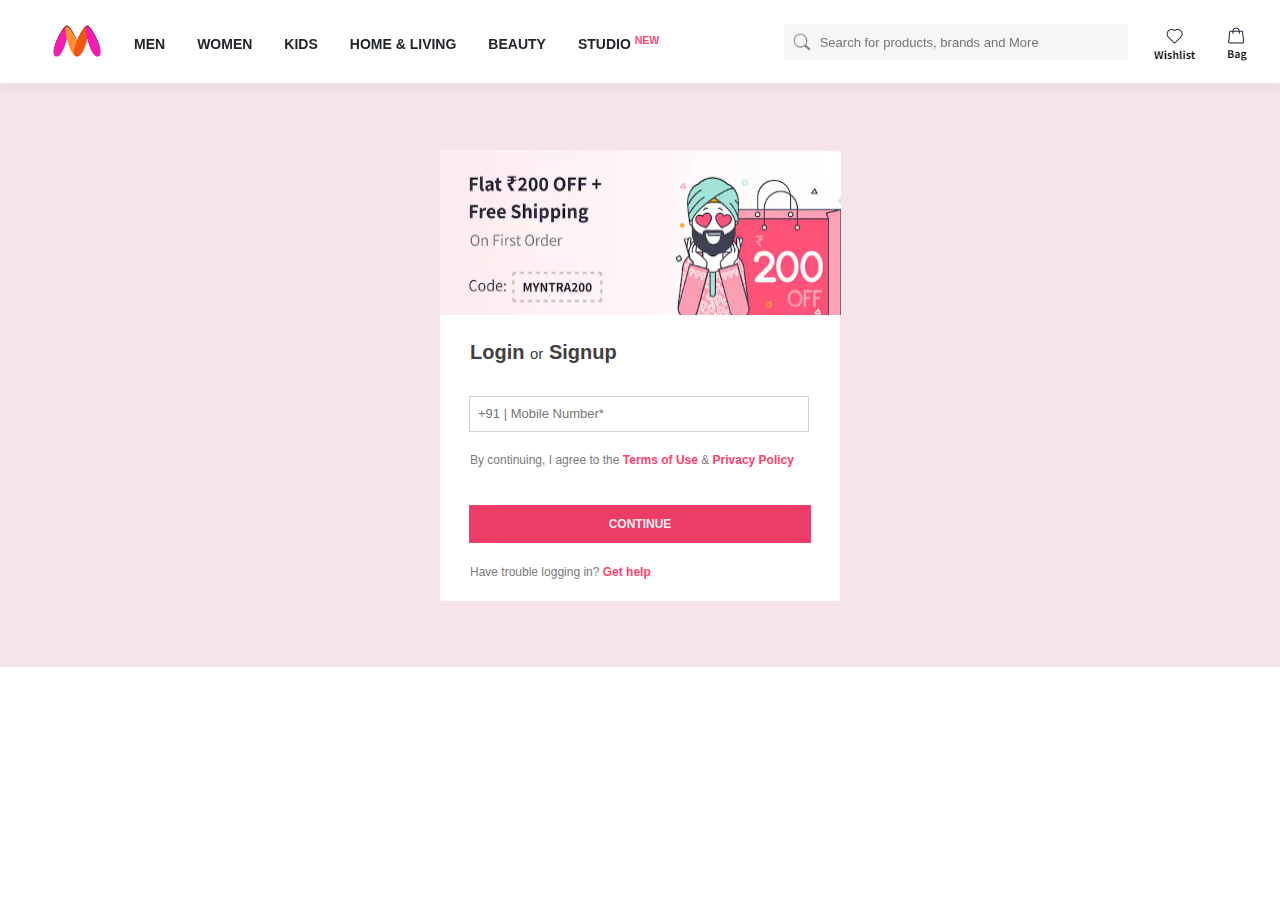
<file: signup.html>
<!DOCTYPE html>
<html lang="en">

<head>
    <meta charset="UTF-8">
    <meta name="viewport" content="width=device-width, initial-scale=1.0">
    <title>Myntra</title>
    <link rel="shortcut icon" href="assets/icons/header/myntra-logo.png">
    <link rel="stylesheet" href="css/signup.css">
    <link rel="stylesheet" href="css/bootstrap.css">
</head>

<body>

    <!-- Header nav bar starts -->
    <div class="headerNav navShadow container-fluid navbar-expand-lg pt-4 ps-4 mb-4 bg-white fixed-top">
        <div class="row ps-4">
            <div class="container d-flex justify-content-between">

                <!-- Left part of header nav bar starts -->
                <div class="row col-auto text-start">

                    <!-- Myntra logo starts -->
                    <div class="myntraLogo col-auto px-3">
                        <img alt="Myntra Logo" src="assets/icons/header/myntra-logo.png" width="50">
                    </div>
                    <!-- Myntra logo ends -->

                    <div class="row col-auto collapse navbar-collapse">

                        <!-- Men section starts -->
                        <div class="navLinks navLinkMen col-auto mt-2 pb-4 px-3">
                            <span class="fw-14 fw-bold">MEN</span>
                            <!-- Hover content of Men starts -->
                            <div class="content container-fluid d-lg-flex d-none">
                                <div class="contents col-auto-12 row">
                                    <div class="col-auto ms-2 pe-5">
                                        <div class="conSection nav-tabs pb-3 mt-2">
                                            <div class="text-danger fw-bolder fs-13x mb-2 hoversub menSectionHeadings">
                                                Top Wear</div>
                                            <div class=" fs-13x hoversub">T-Shirts</div>
                                            <div class=" fs-13x hoversub">Casual Shirts</div>
                                            <div class=" fs-13x hoversub">Formal Shirts</div>
                                            <div class=" fs-13x hoversub">Sweatshirts</div>
                                            <div class=" fs-13x hoversub">Sweaters</div>
                                            <div class=" fs-13x hoversub">Jackets</div>
                                            <div class=" fs-13x hoversub">Blazers & Coats</div>
                                            <div class=" fs-13x hoversub">Suits</div>
                                            <div class=" fs-13x hoversub">Rain Jackets</div>
                                        </div>
                                        <div class="conSection pb-3 mt-2">
                                            <div class="text-danger fw-bolder fs-13x mb-2 hoversub menSectionHeadings">
                                                Indian & Festive Wear</div>
                                            <div class=" fs-13x hoversub">Kurtas & Kurta Sets</div>
                                            <div class=" fs-13x hoversub">Sherwanis</div>
                                            <div class=" fs-13x hoversub">Nehru Jackets</div>
                                            <div class=" fs-13x hoversub">Dhotis</div>
                                        </div>
                                    </div>
                                    <div class="col-auto ms-2 pe-5">
                                        <div class="conSection nav-tabs pb-3 mt-2">
                                            <div class="text-danger fw-bolder fs-13x mb-2 hoversub menSectionHeadings">
                                                Bottom Wear</div>
                                            <div class=" fs-13x hoversub">Jeans</div>
                                            <div class=" fs-13x hoversub">Casual Trousers</div>
                                            <div class=" fs-13x hoversub">Formal Trousers</div>
                                            <div class=" fs-13x hoversub">Shorts</div>
                                            <div class=" fs-13x hoversub">Track Pants & Joggers</div>
                                        </div>
                                        <div class="conSection pb-3 mt-2 nav-tabs">
                                            <div class="text-danger fw-bolder fs-13x mb-2 hoversub menSectionHeadings">
                                                Inner Wear & Sleepwear Wear </div>
                                            <div class=" fs-13x hoversub">Briefs & Trunks</div>
                                            <div class=" fs-13x hoversub">Boxers</div>
                                            <div class=" fs-13x hoversub">Vests</div>
                                            <div class=" fs-13x hoversub">Sleepwear & Loungewear</div>
                                            <div class=" fs-13x hoversub">Thermals</div>
                                        </div>
                                        <div class="conSection pb-3 mt-2">
                                            <div class="text-danger fw-bolder fs-13x mb-2 hoversub menSectionHeadings">
                                                Plus Size </div>
                                        </div>
                                    </div>
                                    <div class="col-auto ms-2 pe-5">
                                        <div class="conSection nav-tabs pb-3 mt-2">
                                            <div class="text-danger fw-bolder fs-13x mb-2 hoversub menSectionHeadings">
                                                Foot Wear</div>
                                            <div class=" fs-13x hoversub">Casual Shoes</div>
                                            <div class=" fs-13x hoversub">Sports Shoes</div>
                                            <div class=" fs-13x hoversub">Formal Shoes</div>
                                            <div class=" fs-13x hoversub">Sneakers</div>
                                            <div class=" fs-13x hoversub">Sandals & Floaters</div>
                                            <div class=" fs-13x hoversub">Flip Flops</div>
                                            <div class=" fs-13x hoversub">Socks</div>
                                        </div>
                                        <div class="conSection pb-3 mt-2 ">
                                            <div class="text-danger fw-bolder fs-13x mb-2 hoversub menSectionHeadings">
                                                Personal Care & Grooming </div>
                                        </div>
                                        <div class="conSection pb-3 mt-2">
                                            <div class="text-danger fw-bolder fs-13x mb-2 hoversub menSectionHeadings">
                                                Sunglass & Frames </div>
                                        </div>
                                        <div class="conSection pb-3 mt-2">
                                            <div class="text-danger fw-bolder fs-13x mb-2 hoversub menSectionHeadings">
                                                Watches</div>
                                        </div>
                                    </div>
                                    <div class="col-auto ms-2 pe-5">
                                        <div class="conSection nav-tabs pb-3 mt-2">
                                            <div class="text-danger fw-bolder fs-13x mb-2 hoversub menSectionHeadings">
                                                Sports & Active Wear </div>
                                            <div class=" fs-13x hoversub">Sports Shoes</div>
                                            <div class=" fs-13x hoversub">Sports Sandals</div>
                                            <div class=" fs-13x hoversub">Active T-Shirts</div>
                                            <div class=" fs-13x hoversub">Track Pants & Shorts</div>
                                            <div class=" fs-13x hoversub">Tracksuits</div>
                                            <div class=" fs-13x hoversub">Jackets & Sweatshirts</div>
                                            <div class=" fs-13x hoversub">Sports Accessories</div>
                                            <div class=" fs-13x hoversub">Swimwear</div>
                                        </div>
                                        <div class="conSection pb-3 mt-2">
                                            <div class="text-danger fw-bolder fs-13x mb-2 hoversub menSectionHeadings">
                                                Gadgets</div>
                                            <div class=" fs-13x hoversub">Smart Wearables</div>
                                            <div class=" fs-13x hoversub">Fitness Gadgets</div>
                                            <div class=" fs-13x hoversub">Headphones</div>
                                            <div class=" fs-13x hoversub">Speakers</div>
                                        </div>
                                    </div>
                                    <div class="col-auto ms-2 pe-5">
                                        <div class="conSection nav-tabs pb-3 mt-2">
                                            <div class="text-danger fw-bolder fs-13x mb-2 hoversub menSectionHeadings">
                                                Fashion Accessories </div>
                                            <div class=" fs-13x hoversub">Wallets</div>
                                            <div class=" fs-13x hoversub">Belts</div>
                                            <div class=" fs-13x hoversub">Perfumes & Body Mists</div>
                                            <div class=" fs-13x hoversub">Trimmers</div>
                                            <div class=" fs-13x hoversub">Deodorants</div>
                                            <div class=" fs-13x hoversub">Ties, Cufflinks </div>
                                            <div class=" fs-13x hoversub">Accessory Gift Sets</div>
                                            <div class=" fs-13x hoversub">Caps & Hats</div>
                                            <div class=" fs-13x hoversub">Mufflers, Scarves</div>
                                            <div class=" fs-13x hoversub">Phone Cases</div>
                                            <div class=" fs-13x hoversub">Rings & Wristwear</div>
                                            <div class=" fs-13x hoversub">Helmets</div>
                                        </div>
                                        <div class="conSection pb-3 mt-2">
                                            <div class="text-danger fw-bolder fs-13x mb-2 hoversub menSectionHeadings">
                                                Bags & Backpacks </div>
                                        </div>
                                        <div class="conSection pb-3 mt-2">
                                            <div class="text-danger fw-bolder fs-13x mb-2 hoversub menSectionHeadings">
                                                Luggages & Trolleys </div>
                                        </div>
                                    </div>
                                </div>
                            </div>
                            <!-- Hover content of men ends -->
                        </div>
                        <!-- Men section ends -->

                        <!-- Women section starts -->
                        <div class="navLinks navLinkWomen col-auto mt-2 pb-4 px-3">
                            <span class="fw-14 fw-bold">WOMEN</span>
                            <!-- Hover content of women starts -->
                            <div class="content">
                                <div class="contents col-auto-12 row">
                                    <div class="col-auto ms-2 pe-5">
                                        <div class="conSection nav-tabs pb-3 mt-2">
                                            <div class="fw-bolder fs-13x mb-2 hoversub womenSectionHeadings">Indian &
                                                Fusion Wear </div>
                                            <div class=" fs-13x hoversub">Kurtas & Suits</div>
                                            <div class=" fs-13x hoversub">Kurtis, Tunics & Tops</div>
                                            <div class=" fs-13x hoversub">Sarees</div>
                                            <div class=" fs-13x hoversub">Ethnic Wear</div>
                                            <div class=" fs-13x hoversub">Leggings & Churidars</div>
                                            <div class=" fs-13x hoversub">Skirts & Palazzos</div>
                                            <div class=" fs-13x hoversub">Dress Materials</div>
                                            <div class=" fs-13x hoversub">Lehenga Cholis</div>
                                            <div class=" fs-13x hoversub">Dupattas & Shawls</div>
                                            <div class=" fs-13x hoversub">Jackets</div>
                                        </div>
                                        <div class="conSection pb-3 mt-2">
                                            <div class="fw-bolder fs-13x mb-2 hoversub womenSectionHeadings">Belts,
                                                Scarves & More </div>
                                        </div>
                                        <div class="conSection pb-3 mt-2">
                                            <div class="fw-bolder fs-13x mb-2 hoversub womenSectionHeadings">Watches &
                                                Wearables </div>
                                        </div>
                                    </div>
                                    <div class="col-auto ms-2 pe-5">
                                        <div class="conSection nav-tabs pb-3 mt-2">
                                            <div class="fw-bolder fs-13x mb-2 hoversub womenSectionHeadings">Western
                                                Wear</div>
                                            <div class=" fs-13x hoversub">Dresses</div>
                                            <div class=" fs-13x hoversub">Tops</div>
                                            <div class=" fs-13x hoversub">Tshirts</div>
                                            <div class=" fs-13x hoversub">Jeans</div>
                                            <div class=" fs-13x hoversub">Trousers & Capris</div>
                                            <div class=" fs-13x hoversub">Shorts & Skirts</div>
                                            <div class=" fs-13x hoversub">Co-ords</div>
                                            <div class=" fs-13x hoversub">Playsuits</div>
                                            <div class=" fs-13x hoversub">Jumpsuits</div>
                                            <div class=" fs-13x hoversub">Shrugs</div>
                                            <div class=" fs-13x hoversub">Sweaters & Sweatshirts</div>
                                            <div class=" fs-13x hoversub">Jackets & Coats</div>
                                            <div class=" fs-13x hoversub">Blazers & Waistcoats</div>
                                        </div>
                                        <div class="conSection pb-3 mt-2">
                                            <div class="fw-bolder fs-13x mb-2 hoversub womenSectionHeadings">Plus Size
                                            </div>
                                        </div>
                                    </div>
                                    <div class="col-auto ms-2 pe-5">
                                        <div class="conSection pb-3 mt-2">
                                            <div class="fw-bolder fs-13x mb-2 hoversub womenSectionHeadings">Maternity
                                            </div>
                                        </div>
                                        <div class="conSection pb-3 mt-2">
                                            <div class="fw-bolder fs-13x mb-2 hoversub womenSectionHeadings">Sunglasses
                                                & Frames </div>
                                        </div>
                                        <div class="conSection nav-tabs pb-3 mt-2">
                                            <div class="fw-bolder fs-13x mb-2 hoversub womenSectionHeadings">Foot Wear
                                            </div>
                                            <div class=" fs-13x hoversub">Flats</div>
                                            <div class=" fs-13x hoversub">Casual Shoes</div>
                                            <div class=" fs-13x hoversub">Heels</div>
                                            <div class=" fs-13x hoversub">Boots</div>
                                            <div class=" fs-13x hoversub">Sports Shoes & Floaters</div>
                                        </div>
                                        <div class="conSection pb-3 mt-2">
                                            <div class="fw-bolder fs-13x mb-2 hoversub womenSectionHeadings">Sports &
                                                Active Wear </div>
                                            <div class=" fs-13x hoversub">Clothing</div>
                                            <div class=" fs-13x hoversub">Footwear</div>
                                            <div class=" fs-13x hoversub">Sports Accessories</div>
                                            <div class=" fs-13x hoversub">Sports Equipment</div>
                                        </div>
                                    </div>
                                    <div class="col-auto ms-2 pe-5">
                                        <div class="conSection nav-tabs pb-3 mt-2">
                                            <div class="fw-bolder fs-13x mb-2 hoversub womenSectionHeadings">Lingerie &
                                                Sleepwear </div>
                                            <div class=" fs-13x hoversub">Bra</div>
                                            <div class=" fs-13x hoversub">Briefs</div>
                                            <div class=" fs-13x hoversub">Shapewear</div>
                                            <div class=" fs-13x hoversub">Sleepwear & Loungewear</div>
                                            <div class=" fs-13x hoversub">Swimwear</div>
                                            <div class=" fs-13x hoversub">Camisoles & Thermals</div>
                                        </div>
                                        <div class="conSection pb-3 mt-2">
                                            <div class="fw-bolder fs-13x mb-2 hoversub womenSectionHeadings">Beauty &
                                                Personal Care </div>
                                            <div class=" fs-13x hoversub">Makeup</div>
                                            <div class=" fs-13x hoversub">Skincare</div>
                                            <div class=" fs-13x hoversub">Premium Beauty</div>
                                            <div class=" fs-13x hoversub">Lipsticks</div>
                                            <div class=" fs-13x hoversub">Fragrances</div>
                                        </div>
                                    </div>
                                    <div class="col-auto ms-2 pe-5">
                                        <div class="conSection nav-tabs pb-3 mt-2">
                                            <div class="fw-bolder fs-13x mb-2 hoversub womenSectionHeadings">Gadgets
                                            </div>
                                            <div class=" fs-13x hoversub">Smart Wearables</div>
                                            <div class=" fs-13x hoversub">Fitness Gadgets</div>
                                            <div class=" fs-13x hoversub">Headphones</div>
                                            <div class=" fs-13x hoversub">Speakers</div>
                                        </div>
                                        <div class="conSection nav-tabs pb-3 mt-2">
                                            <div class="fw-bolder fs-13x mb-2 hoversub womenSectionHeadings">Jewellery
                                            </div>
                                            <div class=" fs-13x hoversub">Fashion Jewellery</div>
                                            <div class=" fs-13x hoversub">Fine Jewellery</div>
                                            <div class=" fs-13x hoversub">Earrings</div>
                                        </div>
                                        <div class="conSection pb-3 mt-2">
                                            <div class="fw-bolder fs-13x mb-2 hoversub womenSectionHeadings">Backpacks
                                            </div>
                                        </div>
                                        <div class="conSection pb-3 mt-2">
                                            <div class="fw-bolder fs-13x mb-2 hoversub womenSectionHeadings">Handbags,
                                                Bags & Wallets</div>
                                        </div>
                                        <div class="conSection pb-3 mt-2">
                                            <div class="fw-bolder fs-13x mb-2 hoversub womenSectionHeadings">Luggages &
                                                Trolleys </div>
                                        </div>
                                    </div>
                                </div>
                            </div>
                            <!-- Hover content of Women ends -->
                        </div>
                        <!-- Women section ends -->

                        <!-- Kids section starts -->
                        <div class="navLinks navLinkKids col-auto mt-2 pb-4 px-3">
                            <span class="fw-14 fw-bold">KIDS</span>
                            <!-- Hover content of Kids starts -->
                            <div class="content">
                                <div class="contents col-auto-12 row">
                                    <div class="col-auto ms-2 pe-5">
                                        <div class="conSection pb-3 mt-2">
                                            <div class="fw-bolder fs-13x mb-2 hoversub kidsSectionHeadings">Boys
                                                Clothing</div>
                                            <div class=" fs-13x hoversub">T-Shirts</div>
                                            <div class=" fs-13x hoversub">Shirts</div>
                                            <div class=" fs-13x hoversub">Shorts</div>
                                            <div class=" fs-13x hoversub">Jeans</div>
                                            <div class=" fs-13x hoversub">Trouserss</div>
                                            <div class=" fs-13x hoversub">Clothing Sets</div>
                                            <div class=" fs-13x hoversub">Ethnic Wear</div>
                                            <div class=" fs-13x hoversub">Track Pants & Pyjamas</div>
                                            <div class=" fs-13x hoversub">Jacket, Sweater & Sweatshirts</div>
                                            <div class=" fs-13x hoversub">Party Wear</div>
                                            <div class=" fs-13x hoversub">Innerwear & Thermals</div>
                                            <div class=" fs-13x hoversub">Nightwear & Loungewear</div>
                                            <div class=" fs-13x hoversub">Value Packs</div>
                                        </div>
                                    </div>
                                    <div class="col-auto ms-2 pe-5">
                                        <div class="conSection pb-3 mt-2">
                                            <div class="fw-bolder fs-13x mb-2 hoversub kidsSectionHeadings">Girls
                                                Clothing</div>
                                            <div class=" fs-13x hoversub">Dresses</div>
                                            <div class=" fs-13x hoversub">Tops</div>
                                            <div class=" fs-13x hoversub">Tshirts</div>
                                            <div class=" fs-13x hoversub">Clothing Sets</div>
                                            <div class=" fs-13x hoversub">Lehenga choli</div>
                                            <div class=" fs-13x hoversub">Kurta Sets</div>
                                            <div class=" fs-13x hoversub">Party wear</div>
                                            <div class=" fs-13x hoversub">Dungarees & Jumpsuits</div>
                                            <div class=" fs-13x hoversub">Skirts & shorts</div>
                                            <div class=" fs-13x hoversub">Tights & Leggings</div>
                                            <div class=" fs-13x hoversub">Jeans, Trousers & Capris</div>
                                            <div class=" fs-13x hoversub">Jacket, Sweaters</div>
                                            <div class=" fs-13x hoversub">Innerwear & Thermals</div>
                                            <div class=" fs-13x hoversub">Nightwear & Loungewear</div>
                                            <div class=" fs-13x hoversub">Value Packs</div>
                                        </div>
                                    </div>
                                    <div class="col-auto ms-2 pe-5">
                                        <div class="conSection nav-tabs pb-3 mt-2">
                                            <div class="fw-bolder fs-13x mb-2 hoversub kidsSectionHeadings">Foot Wear
                                            </div>
                                            <div class=" fs-13x hoversub">Casual Shoes</div>
                                            <div class=" fs-13x hoversub">Flipflops</div>
                                            <div class=" fs-13x hoversub">Sports Shoes</div>
                                            <div class=" fs-13x hoversub">Flats</div>
                                            <div class=" fs-13x hoversub">Sandals</div>
                                            <div class=" fs-13x hoversub">Heels</div>
                                            <div class=" fs-13x hoversub">School Shoes</div>
                                            <div class=" fs-13x hoversub">Socks</div>
                                        </div>
                                        <div class="conSection pb-3 mt-2">
                                            <div class="fw-bolder fs-13x mb-2 hoversub kidsSectionHeadings">Toys</div>
                                            <div class=" fs-13x hoversub">Learning & Development</div>
                                            <div class=" fs-13x hoversub">Activity Toys</div>
                                            <div class=" fs-13x hoversub">Soft Toys</div>
                                            <div class=" fs-13x hoversub">Action Figure / Play set</div>
                                        </div>
                                    </div>
                                    <div class="col-auto ms-2 pe-5">
                                        <div class="conSection nav-tabs pb-3 mt-2">
                                            <div class="fw-bolder fs-13x mb-2 hoversub kidsSectionHeadings">Infants
                                            </div>
                                            <div class=" fs-13x hoversub">Bodysuits</div>
                                            <div class=" fs-13x hoversub">Rompers & Sleepsuits</div>
                                            <div class=" fs-13x hoversub">Clothing Sets</div>
                                            <div class=" fs-13x hoversub">Tshirts & Tops</div>
                                            <div class=" fs-13x hoversub">Dresses</div>
                                            <div class=" fs-13x hoversub">Bottom wear</div>
                                            <div class=" fs-13x hoversub">Winter Wear</div>
                                            <div class=" fs-13x hoversub">Innerwear & Sleepwear</div>
                                            <div class=" fs-13x hoversub">Infant Care</div>
                                        </div>
                                        <div class="conSection pb-3 mt-2">
                                            <div class="fw-bolder fs-13x mb-2 hoversub kidsSectionHeadings">Home & Bath
                                            </div>
                                        </div>
                                        <div class="conSection pb-3 mt-2">
                                            <div class="fw-bolder fs-13x mb-2 hoversub kidsSectionHeadings">Personal
                                                Care </div>
                                        </div>
                                    </div>
                                    <div class="col-auto ms-2 pe-5">
                                        <div class="conSection nav-tabs pb-3 mt-2">
                                            <div class="fw-bolder fs-13x mb-2 hoversub kidsSectionHeadings">Kids
                                                Accessories </div>
                                            <div class=" fs-13x hoversub">Bags & Backpacks</div>
                                            <div class=" fs-13x hoversub">Watches</div>
                                            <div class=" fs-13x hoversub">Jewellery & Hair accessory</div>
                                            <div class=" fs-13x hoversub">Sunglasses</div>
                                            <div class=" fs-13x hoversub">Masks & Protective Gears</div>
                                            <div class=" fs-13x hoversub">Caps & Hats</div>
                                        </div>
                                        <div class="conSection pb-3 mt-2">
                                            <div class="fw-bolder fs-13x mb-2 hoversub kidsSectionHeadings">Brands</div>
                                            <div class=" fs-13x hoversub">Bags & Backpacks</div>
                                            <div class=" fs-13x hoversub">H&M</div>
                                            <div class=" fs-13x hoversub">Max Kids</div>
                                            <div class=" fs-13x hoversub">Pantaloons</div>
                                            <div class=" fs-13x hoversub">UCBenettonKids</div>
                                            <div class=" fs-13x hoversub">YK</div>
                                            <div class=" fs-13x hoversub">U.S.PoloAssn.</div>
                                            <div class=" fs-13x hoversub">Mothercare</div>
                                            <div class=" fs-13x hoversub">HRX</div>
                                        </div>
                                    </div>
                                </div>
                            </div>
                            <!-- Hover content of Kids ends-->
                        </div>
                        <!--Kids section ends -->

                        <!-- Home & Living section starts -->
                        <div class="navLinks navLinkHomeLiving col-auto mt-2 pb-4 px-3">
                            <span class="fw-14 fw-bold"> HOME & LIVING </span>
                            <!-- Hover content of Home & Living starts -->
                            <div class="content">
                                <div class="contents col-auto-12 row">
                                    <div class="col-auto ms-2 pe-5">
                                        <div class="conSection nav-tabs pb-3 mt-2">
                                            <div class="fw-bolder fs-13x mb-2 hoversub  homeLivingSectionHeadings">Bed
                                                Linen & Furnishing</div>
                                            <div class=" fs-13x hoversub">Bed Runners</div>
                                            <div class=" fs-13x hoversub">Mattress Protectors</div>
                                            <div class=" fs-13x hoversub">Bedsheets</div>
                                            <div class=" fs-13x hoversub">Bedding Sets</div>
                                            <div class=" fs-13x hoversub">Blankets, Quilts & Dohars</div>
                                            <div class=" fs-13x hoversub">Pillows & Pillow Covers</div>
                                            <div class=" fs-13x hoversub">Bed Covers</div>
                                            <div class=" fs-13x hoversub">Diwan Sets</div>
                                            <div class=" fs-13x hoversub">Chair Pads & Covers</div>
                                            <div class=" fs-13x hoversub">Sofa Covers</div>
                                        </div>
                                        <div class="conSection pb-3 mt-2">
                                            <div class="fw-bolder fs-13x mb-2 hoversub homeLivingSectionHeadings">
                                                Flooring</div>
                                            <div class=" fs-13x hoversub">Floor Runners</div>
                                            <div class=" fs-13x hoversub">Carpets</div>
                                            <div class=" fs-13x hoversub">Floor Mats & Dhurries</div>
                                            <div class=" fs-13x hoversub">Door Mats</div>
                                        </div>
                                    </div>
                                    <div class="col-auto ms-2 pe-5">
                                        <div class="conSection nav-tabs pb-3 mt-2">
                                            <div class="fw-bolder fs-13x mb-2 hoversub homeLivingSectionHeadings">Bath
                                            </div>
                                            <div class=" fs-13x hoversub">Bath Towels</div>
                                            <div class=" fs-13x hoversub">Hand & Face Towels</div>
                                            <div class=" fs-13x hoversub">Beach Towels</div>
                                            <div class=" fs-13x hoversub">Towels Set</div>
                                            <div class=" fs-13x hoversub">Bath Rugs</div>
                                            <div class=" fs-13x hoversub">Bath Robes</div>
                                            <div class=" fs-13x hoversub">Bathroom Accessories</div>
                                            <div class=" fs-13x hoversub">Shower Curtains</div>
                                        </div>
                                        <div class="conSection pb-3 mt-2">
                                            <div class="fw-bolder fs-13x mb-2 hoversub homeLivingSectionHeadings">Lamps
                                                & Lighting</div>
                                            <div class=" fs-13x hoversub">Floor Lamps</div>
                                            <div class=" fs-13x hoversub">Ceiling Lamps</div>
                                            <div class=" fs-13x hoversub">Table Lamps</div>
                                            <div class=" fs-13x hoversub">Wall Lamps</div>
                                            <div class=" fs-13x hoversub">Outdoor Lamps</div>
                                            <div class=" fs-13x hoversub">String Lights</div>
                                        </div>
                                    </div>
                                    <div class="col-auto ms-2 pe-5">
                                        <div class="conSection nav-tabs pb-3 mt-2">
                                            <div class="fw-bolder fs-13x mb-2 hoversub homeLivingSectionHeadings">Home
                                                Décor</div>
                                            <div class=" fs-13x hoversub">Plants & Planters</div>
                                            <div class=" fs-13x hoversub">Aromas & Candles</div>
                                            <div class=" fs-13x hoversub">Clocks</div>
                                            <div class=" fs-13x hoversub">Mirrors</div>
                                            <div class=" fs-13x hoversub">Wall Décor</div>
                                            <div class=" fs-13x hoversub">Festive Decor</div>
                                            <div class=" fs-13x hoversub">Pooja Essentials</div>
                                            <div class=" fs-13x hoversub">Wall Shelves</div>
                                            <div class=" fs-13x hoversub">Fountains</div>
                                            <div class=" fs-13x hoversub">Showpieces & Vases</div>
                                            <div class=" fs-13x hoversub">Ottoman</div>
                                        </div>
                                        <div class="conSection pb-3 mt-2 ">
                                            <div class="fw-bolder fs-13x mb-2 hoversub homeLivingSectionHeadings">
                                                Cushions & Cushion Covers</div>
                                        </div>
                                        <div class="conSection pb-3 mt-2">
                                            <div class="fw-bolder fs-13x mb-2 hoversub homeLivingSectionHeadings">
                                                Curtains</div>
                                        </div>
                                    </div>
                                    <div class="col-auto ms-2 pe-5">
                                        <div class="conSection pb-3 mt-2">
                                            <div class="fw-bolder fs-13x mb-2 hoversub homeLivingSectionHeadings">Home
                                                Gift Sets</div>
                                        </div>
                                        <div class="conSection nav-tabs pb-3 mt-2">
                                            <div class="fw-bolder fs-13x mb-2 hoversub homeLivingSectionHeadings">
                                                Kitchen & Table</div>
                                            <div class=" fs-13x hoversub">Table Runners</div>
                                            <div class=" fs-13x hoversub">Dinnerware & Serveware</div>
                                            <div class=" fs-13x hoversub">Cups and Mugs</div>
                                            <div class=" fs-13x hoversub">Bakeware & Cookware</div>
                                            <div class=" fs-13x hoversub">Kitchen Storage & Tools</div>
                                            <div class=" fs-13x hoversub">Bar & Drinkware</div>
                                            <div class=" fs-13x hoversub">Table Covers & Furnishings</div>
                                        </div>
                                        <div class="conSection pb-3 mt-2">
                                            <div class="fw-bolder fs-13x mb-2 hoversub homeLivingSectionHeadings">
                                                Storage</div>
                                            <div class=" fs-13x hoversub">Bins</div>
                                            <div class=" fs-13x hoversub">Hangers</div>
                                            <div class=" fs-13x hoversub">Organisers</div>
                                            <div class=" fs-13x hoversub">Hooks & Holders</div>
                                            <div class=" fs-13x hoversub">Laundry Bags</div>
                                        </div>
                                    </div>
                                    <div class="col-auto ms-2 pe-5">
                                        <div class="conSection pb-3 mt-2">
                                            <div class="fw-bolder fs-13x mb-2 hoversub homeLivingSectionHeadings">Brands
                                            </div>
                                            <div class=" fs-13x hoversub">H&M</div>
                                            <div class=" fs-13x hoversub">Marks & Spencer</div>
                                            <div class=" fs-13x hoversub">Home Centre</div>
                                            <div class=" fs-13x hoversub">Spaces</div>
                                            <div class=" fs-13x hoversub">D'Decor</div>
                                            <div class=" fs-13x hoversub">Story@Home</div>
                                            <div class=" fs-13x hoversub">Pure Home & Living</div>
                                            <div class=" fs-13x hoversub">Swayam</div>
                                            <div class=" fs-13x hoversub">Raymond Home</div>
                                            <div class=" fs-13x hoversub">Maspar</div>
                                            <div class=" fs-13x hoversub">Trident</div>
                                            <div class=" fs-13x hoversub">Cortina</div>
                                            <div class=" fs-13x hoversub">Random</div>
                                            <div class=" fs-13x hoversub">Ellementry</div>
                                            <div class=" fs-13x hoversub">ROMEE</div>
                                            <div class=" fs-13x hoversub">SEJ by Nisha Gupta</div>
                                        </div>
                                    </div>
                                </div>
                            </div>
                            <!-- Hover content of Home & Living starts -->
                        </div>
                        <!-- Home & Living section ends -->

                        <!-- Beauty section starts -->
                        <div class="navLinks navLinkBeauty col-auto mt-2 pb-4 px-3">
                            <span class="fw-14 fw-bold">BEAUTY</span>
                            <!-- Hover content of Beauty starts -->
                            <div class="content">
                                <div class="contents col-auto-12 row">
                                    <div class="col-auto ms-2 pe-5">
                                        <div class="fw-bolder fs-13x mb-2 hoversub beautySectionHeadings">Makeup</div>
                                        <div class=" fs-13x hoversub">Lipstick</div>
                                        <div class=" fs-13x hoversub">Lip Gloss</div>
                                        <div class=" fs-13x hoversub">Lip Liner</div>
                                        <div class=" fs-13x hoversub">Mascara</div>
                                        <div class=" fs-13x hoversub">Eyeliner</div>
                                        <div class=" fs-13x hoversub">Kajal</div>
                                        <div class=" fs-13x hoversub">Eyeshadow</div>
                                        <div class=" fs-13x hoversub">Foundation</div>
                                        <div class=" fs-13x hoversub">Primer</div>
                                        <div class=" fs-13x hoversub">Concealer</div>
                                        <div class=" fs-13x hoversub">Compact</div>
                                        <div class=" fs-13x hoversub">Nail Polish</div>
                                    </div>
                                    <div class="col-auto ms-2 pe-5">
                                        <div class="conSection nav-tabs pb-3 mt-2">
                                            <div class="fw-bolder fs-13x mb-2 hoversub beautySectionHeadings">Skincare,
                                                Bath & Body</div>
                                            <div class=" fs-13x hoversub">Face Moisturiser</div>
                                            <div class=" fs-13x hoversub">Cleanser</div>
                                            <div class=" fs-13x hoversub">Masks & Peel</div>
                                            <div class=" fs-13x hoversub">Sunscreen</div>
                                            <div class=" fs-13x hoversub">Serum</div>
                                            <div class=" fs-13x hoversub">Face Wash</div>
                                            <div class=" fs-13x hoversub">Eye Cream</div>
                                            <div class=" fs-13x hoversub">Lip Balm</div>
                                            <div class=" fs-13x hoversub">Body Lotion</div>
                                            <div class=" fs-13x hoversub">Body Wash</div>
                                            <div class=" fs-13x hoversub">Body Scrub</div>
                                            <div class=" fs-13x hoversub">Hand Cream</div>
                                        </div>
                                        <div class="conSection pb-3 mt-2">
                                            <div class="fw-bolder fs-13x mb-2 hoversub beautySectionHeadings">Baby Care
                                            </div>
                                        </div>
                                        <div class="conSection pb-3 mt-2">
                                            <div class="fw-bolder fs-13x mb-2 hoversub beautySectionHeadings">Masks
                                            </div>
                                        </div>
                                    </div>
                                    <div class="col-auto ms-2 pe-5">
                                        <div class="conSection nav-tabs pb-3 mt-2">
                                            <div class="fw-bolder fs-13x mb-2 hoversub beautySectionHeadings">Haircare
                                            </div>
                                            <div class=" fs-13x hoversub">Shampoo</div>
                                            <div class=" fs-13x hoversub">Conditioner</div>
                                            <div class=" fs-13x hoversub">Hair Cream</div>
                                            <div class=" fs-13x hoversub">Hair Oil</div>
                                            <div class=" fs-13x hoversub">Hair Gel</div>
                                            <div class=" fs-13x hoversub">Hair Color</div>
                                            <div class=" fs-13x hoversub">Hair Serum</div>
                                            <div class=" fs-13x hoversub">Hair Accessory</div>
                                        </div>
                                        <div class="conSection pb-3 mt-2">
                                            <div class="fw-bolder fs-13x mb-2 hoversub beautySectionHeadings">Fragrances
                                            </div>
                                            <div class=" fs-13x hoversub">Perfume</div>
                                            <div class=" fs-13x hoversub">Deodorant</div>
                                            <div class=" fs-13x hoversub">Body Mist</div>
                                        </div>
                                    </div>
                                    <div class="col-auto ms-2 pe-5">
                                        <div class="conSection nav-tabs pb-3 mt-2">
                                            <div class="fw-bolder fs-13x mb-2 hoversub beautySectionHeadings">Appliances
                                            </div>
                                            <div class=" fs-13x hoversub">Hair Straightener</div>
                                            <div class=" fs-13x hoversub">Hair Dryer</div>
                                            <div class=" fs-13x hoversub">Epilator</div>
                                        </div>
                                        <div class="conSection nav-tabs pb-3 mt-2">
                                            <div class="fw-bolder fs-13x mb-2 hoversub beautySectionHeadings">Men's
                                                Grooming</div>
                                            <div class=" fs-13x hoversub">Trimmers</div>
                                            <div class=" fs-13x hoversub">Beard Oil</div>
                                            <div class=" fs-13x hoversub">Hair Wax</div>
                                        </div>
                                        <div class="conSection nav-tabs pb-3 mt-2">
                                            <div class="fw-bolder fs-13x mb-2 hoversub beautySectionHeadings">Beauty
                                                Gift & Makeup Set</div>
                                            <div class=" fs-13x hoversub">Beauty Gift</div>
                                            <div class=" fs-13x hoversub">Makeup Kit</div>
                                        </div>
                                        <div class="conSection pb-3 mt-2">
                                            <div class="fw-bolder fs-13x mb-2 hoversub beautySectionHeadings">Premium
                                                Beauty</div>
                                        </div>
                                        <div class="conSection pb-3 mt-2">
                                            <div class="fw-bolder fs-13x mb-2 hoversub beautySectionHeadings">Wellness &
                                                Hygiene</div>
                                        </div>
                                    </div>
                                    <div class="col-auto ms-2 pe-5">
                                        <div class="conSection pb-3 mt-2">
                                            <div class="fw-bolder fs-13x mb-2 hoversub beautySectionHeadings">Top Brands
                                            </div>
                                            <div class=" fs-13x hoversub">Lakme</div>
                                            <div class=" fs-13x hoversub">Maybelline</div>
                                            <div class=" fs-13x hoversub">LOreal</div>
                                            <div class=" fs-13x hoversub">Philips</div>
                                            <div class=" fs-13x hoversub">Bath & Body Works</div>
                                            <div class=" fs-13x hoversub">THE BODY SHOP</div>
                                            <div class=" fs-13x hoversub">Biotique</div>
                                            <div class=" fs-13x hoversub">Mamaearth</div>
                                            <div class=" fs-13x hoversub">MCaffeine</div>
                                            <div class=" fs-13x hoversub">Nivea</div>
                                            <div class=" fs-13x hoversub">Lotus Herbals</div>
                                            <div class=" fs-13x hoversub">LOreal Professionnel</div>
                                            <div class=" fs-13x hoversub">KAMA AYURVEDA</div>
                                            <div class=" fs-13x hoversub">M.A.C</div>
                                            <div class=" fs-13x hoversub">Forest Essentials</div>
                                        </div>
                                    </div>
                                </div>
                            </div>
                            <!-- Hover content of Beauty ends -->
                        </div>
                        <!-- Beauty section ends -->

                        <!-- Studio section starts -->
                        <div class="navLinks navLinkStudio col-auto mt-2 pb-4 px-3">
                            <span class="fw-14 fw-bold"> STUDIO <sup class="sup">NEW</sup> </span>
                            <!-- Hover content of Studio starts -->
                            <div class="content ">
                                <div class="contents studioContent col-auto row">
                                    <div class="col-auto ms-2 pe-5">
                                        <div class="conSection pb-3 mt-2">
                                            <div class="studioLogo img-fluid p-2">
                                                <img alt="studio logo" class="align-items-center studioLogoImg"
                                                    src="assets/icons/header/studio-logo.png">
                                            </div>
                                            <div class="text-center">
                                                <span>
                                                    Your daily inspiration for everything fashion
                                                </span>
                                            </div>
                                            <div class="p-3">
                                                <img alt="logo" src="assets/images/header/studio-banner.png"
                                                    width="514"><br>
                                            </div>

                                            <div class="container-fluid text-uppercase text-center">
                                                <a href="https://www.myntra.com/studio/home?appRoute=%7B%22url%22%3A%22%2Fstudio%2Fhome%22%7D"
                                                    class="exploreStudio">
                                                    <span class="border border-black p-2 fw-bolder"> EXPLORE STUDIO >
                                                    </span>
                                                </a>

                                            </div>

                                            <!-- <div class="container-fluid text-uppercase text-center exploreStudio">
                                                <span class="border border-black p-2 fw-bolder"> EXPLORE STUDIO > </span>
                                            </div> -->
                                        </div>
                                    </div>
                                </div>
                            </div>
                            <!-- Hover content of Studio ends -->
                        </div>
                        <!-- Studio section ends -->
                    </div>

                </div>
                <!-- Left part of header nav bar ends -->

                <!-- Right part of header nav bar starts -->
                <div class="col-lg-5 ms-3 row">
                    <div class="col">
                        <form>
                            <input type="search" placeholder="Search for products, brands and More" class="search ">
                        </form>

                    </div>
                    <!-- <div class="col-auto pointer">
                        <img src="assets/icons/header/profile.png" alt="Profile Image">
                    </div> -->
                    <div class="col-auto pointer">
                        <img src="assets/icons/header/wishlist.png" alt="Wishlist Image">
                    </div>
                    <div class="col-auto me-3 pointer">
                        <img src="assets/icons/header/bag.png" alt="Bag Image">
                    </div>
                </div>
                <!-- Right part of header nav bar starts -->

            </div>
        </div>
    </div>
    <!-- Header Nav bar ends -->

    <!-- Main body starts -->
    <div class="outsidePink">
        <div class="signupMainBody">
            <!-- <div class = "signupForm"> -->
            <form id="formToValidate">
                <div class="coupon">
                    <img src="assets/images/signup/signup-coupon.png" alt="Signup coupon">
                </div>

                <h1><b>Login</b> <small>or</small> <b>Signup</b></h1>

                <div class="inputPhoneNumber d-flex flex-column justify-content-center">
                    <input type="text" placeholder="+91 | Mobile Number*" id="phoneNumber" name="phoneNumber">
                    <div class="errorMessage"></div>
                </div>

                <p>By continuing, I agree to the <a href="https://www.myntra.com/termsofuse">Terms of Use</a> & <a
                        href="https://www.myntra.com/privacypolicy">Privacy Policy</a></p>

                <div class="d-flex justify-content-center">
                    <button type="submit" id="continueButton">CONTINUE</button>
                    </div>

                    <p>Have trouble logging in? <a href="
                        https://www.myntra.com/recovery?referer=https%3A%2F%2Fwww.myntra.com%2F">Get help</a></p>

            </form>
            <!-- </div> -->
        </div>
    </div>

    <!-- Main body ends -->

    <script src="js/signup.js"></script>

</body>

</html>
</file>
<file: css/styles.css>
* {
    margin: 0;
    padding: 0;
}

.fullBody {
    font-family: Verdana, Geneva, Tahoma, sans-serif;
    background-color: aquamarine;
    width: 100%;
}

#dropDown {
    width: 50px;
}

.header {
    display: flex;
    align-items: center;
    /* justify-content: center; */
}

.header h1 {
    color: cornflowerblue;
    padding-left: 20px;
}

.icons {
    width: 20px;
}

.list-group {
    width: 100%;
}

.list-group a {
    color: rgb(12, 39, 90);
}
</file>
<file: css/cart.css>
* {
    margin: 0;
    padding: 0;
    font-family: -apple-system, BlinkMacSystemFont, 'Segoe UI', Roboto, Oxygen, Ubuntu, Cantarell, 'Open Sans', 'Helvetica Neue', sans-serif;
}

body {
    overflow: scroll;
}

/* Header nav bar starts */

.headerNav {
    /* position: fixed; */
    z-index: 3;
}

.navShadow {
    box-shadow: 0 4px 12px 0 rgb(0 0 0 / 5%);
}

.myntraLogo {
    cursor: pointer;
}

/* Header nav bar ends */

/* Main section starts*/

.mainSection {
    position: relative;
    top: 100px;
    z-index: 0;
    /* background-color: aquamarine; */
}

.fs-12px {
    font-size: 12px;
}

.fs-13x {
    font-size: 13px;
}

.fs-14px {
    font-size: 13px;
}

.fs-15px {
    font-size: 13px;
}

.fs-16px {
    font-size: 16px;
}


/* Main top section starts */

.mainTop {
    /* background-color: burlywood; */
}

.mainTopLeft {
    width: 60%;
    padding-left: 10%;
    /* background-color: chartreuse; */
}

.mainTopRight {
    width: 40%;
    padding-right: 12%;
    /* background-color: darkgoldenrod; */
}

.smallIcons {
    width: 22px;
    font-weight: 900;
}

.extraSmallIcons {
    width: 15px;
}

#changeAddressButton,
#applyButton {
    color: #ff3f6c;
    font-size: 11px;
    border: 1px solid #ff3f6c !important;
    background-color: rgb(255, 255, 255);
}

#changeAddressButton:hover,
#applyButton:hover {
    background-color: #ffbdcc;
}

.dropMore,
.offerPink {
    color: #ff3f6c;
}

.checkboxPink input[type=checkbox] {
    accent-color: #ff3f6c;
}

#relativeOfCheckBox {
    position: relative;
}

#absoluteCheckBox {
    position: absolute;
    /* top: 1%; */
    z-index: 999;
}

#placeOrderButton {
    border: 1px solid #ff3f6c !important;
    background-color: #ff3f6c;
    width: 80%;
}

#placeOrderButton:hover {
    background-color: #fc6f90;
}

/* Main top section ends */

/* You may also like section starts */

.youMayAlsoLike img {
    width: 80%;
}

/* You may also like section ends */

/* Main section ends*/

/* Footer starts */

.footerSection {
    position: relative;
    top: 90px;
    background-color: whitesmoke;
}

.footerSection a {
    text-decoration: none;
    color: #373b50;
    font-size: 14px;
}

/* Footer ends */
</file>
<file: css/contactUs.css>
* {
    margin: 0;
    padding: 0;
    font-family: -apple-system, BlinkMacSystemFont, 'Segoe UI', Roboto, Oxygen, Ubuntu, Cantarell, 'Open Sans', 'Helvetica Neue', sans-serif;
  }
  
  body {
    overflow: scroll;
  }
  
  /* Header nav bar starts */
  
  .headerNav {
    /* position: fixed; */
    z-index: 3;
  }
  
  .navShadow {
    box-shadow: 0 4px 12px 0 rgb(0 0 0 / 5%);
  }
  
  .myntraLogo {
    cursor: pointer;
  }
  
  .navLinks {
    cursor: pointer;
    border-bottom: 3px solid transparent;
  }
  
  .navLinks:hover {
    border-bottom: 3px solid red;
    position: relative;
    z-index: 2;
    transition-delay: .15s;
  }
  
  .navLinkMen:hover {
    border-bottom: 3px solid rgb(228, 69, 69);
  }
  
  .navLinkWomen:hover {
    border-bottom: 3px solid rgb(236, 89, 163);
  }
  
  .navLinkKids:hover {
    border-bottom: 3px solid rgb(255, 83, 21);
  }
  
  .navLinkHomeLiving:hover {
    border-bottom: 3px solid rgb(240, 186, 7);
  }
  
  .navLinkBeauty:hover {
    border-bottom: 3px solid rgba(55, 182, 154, 0.979);
  }
  
  .navLinkStudio:hover {
    border-bottom: 3px solid rgba(235, 30, 75, 0.979);
  }
  
  .navLinks:hover .content {
    visibility: visible;
  }
  
  .fw-14 {
    font-size: 14px;
  }
  
  .sup {
    color: #ff3f6c;
  }
  
  .fs-13x {
    font-size: 13px;
  }
  
  .content {
    visibility: hidden;
    position: fixed;
    left: 0px;
    top: 85px;
    z-index: 1;
    width: 100%;
    height: 100%;
    background-color: rgb(0, 0, 0, 0.3);
    pointer-events: none;
    cursor: auto;
  }
  
  .contents {
    background-color: #fefefe;
    margin: 0px auto !important;
    padding: 20px;
    border: 1px solid #888;
    width: 83%;
    border: none;
    outline: none;
    z-index: 2;
    position: fixed;
    top: 83.3px;
    left: 115px;
    pointer-events: auto;
  }
  
  .menSectionHeadings {
    color: rgb(228, 69, 69);
  }
  
  .womenSectionHeadings {
    color: rgb(236, 89, 163);
  }
  
  .kidsSectionHeadings {
    color: rgb(255, 83, 21);
  }
  
  .homeLivingSectionHeadings {
    color: rgb(240, 186, 7);
  }
  
  .beautySectionHeadings {
    color: rgba(55, 182, 154, 0.979);
  }
  
  .hoversub {
    margin-top: 0.25rem;
    cursor: pointer;
  }
  
  .hoversub:hover {
    font-weight: bold;
  }
  
  .studioContent {
    width: 45% !important;
    left: 305px;
  }
  
  .studioLogo {
    margin: 0 auto
  }
  
  .studioLogo img {
    margin-left: 180px;
    width: 90px;
  }
  
  /* .exploreStudio {
      font-size: 14px;
  } */
  
  .exploreStudio {
    text-decoration: none;
    color: #302d2d;
    font-size: 12px;
  }
  
  input,
  input::-webkit-input-placeholder {
    font-size: 13px;
    line-height: 3;
  }
  
  .search {
    width: 100%;
    padding: 5px;
    text-indent: 30px;
    border-radius: 2px;
    border: 1px solid transparent;
    background-color: rgba(77, 77, 77, 0.05);
    background-image: url("../assets/icons/header/search.png");
    background-position: 0;
    background-repeat: no-repeat;
    background-size: 10%;
  }
  
  .search-icon {
    padding: 12px;
    border-radius: 2px;
    background-color: rgba(77, 77, 77, 0.05);
    border: none;
  }
  
  .search:focus {
    outline: none;
    border: none;
    background-color: white;
    border: 1px solid rgb(0, 0, 0, 0.1)
  }
  
  /* Header nav bar ends */
  
  /* Main section starts*/
  
  .mainSection {
    position: relative;
    top: 100px;
    margin-bottom: 200px !important;
    /* z-index: 0;  */
  }

  #mainHorizontalLineBreak {
    margin-left: 7%;
    margin-right: 8%;
  }

  .fs-20px {
    font-size: 20px;
  }

  .fs-14px {
    font-size: 14px;
  }

  .fs-11px {
    font-size: 11px;
  }

  .ordersButton {
    color: #14cda8;
    border: 1px solid #14cda8 !important;
    border-radius: 5px;
  }

  .ordersButton:hover {
    background-color: #93f0dd;
  }

  .activeQueryType {
    color: #14cda8;
  }

  .postalAddressMainDiv {
    margin-top: 180px;
  }

  .postalAddressMainDiv a {
    text-decoration: none;
    color: black;
  }

  .postalAddressBlue{
    color: #526cd0;
  }

  .hoverPointer:hover {
    cursor: pointer;
  }

  /* Main section ends*/

  /* Footer starts */
.footerSection {
    position: relative;
    top: 80px;
    background-color: whitesmoke;
  }
  
  .fs-12px {
    font-size: 12px !important;
  }
  
  .footerLinks,
  .popularSearches {
    text-decoration: none;
    color: #494848;
  }
  
  .linkHoverUnderLine:hover {
    text-decoration: underline;
  }

  .newRed {
    font-size: 11px;
    background-color: red;
  }
  
  /* Footer ends */
</file>
<file: css/home.css>
* {
    margin: 0;
    padding: 0;
    font-family: -apple-system, BlinkMacSystemFont, 'Segoe UI', Roboto, Oxygen, Ubuntu, Cantarell, 'Open Sans', 'Helvetica Neue', sans-serif;
}

body {
    overflow: scroll;
}

/* Header nav bar starts */

.headerNav {
    /* position: fixed; */
    z-index: 3;
}

.navShadow {
    box-shadow: 0 4px 12px 0 rgb(0 0 0 / 5%);
}

.myntraLogo {
    cursor: pointer;
}

.navLinks {
    cursor: pointer;
    border-bottom: 3px solid transparent;
}

.navLinks:hover {
    border-bottom: 3px solid red;
    position: relative;
    z-index: 2;
    transition-delay: .15s;
}

.navLinkMen:hover {
    border-bottom: 3px solid rgb(228, 69, 69);
}

.navLinkWomen:hover {
    border-bottom: 3px solid rgb(236, 89, 163);
}

.navLinkKids:hover {
    border-bottom: 3px solid rgb(255, 83, 21);
}

.navLinkHomeLiving:hover {
    border-bottom: 3px solid rgb(240, 186, 7);
}

.navLinkBeauty:hover {
    border-bottom: 3px solid rgba(55, 182, 154, 0.979);
}

.navLinkStudio:hover {
    border-bottom: 3px solid rgba(235, 30, 75, 0.979);
}

.navLinks:hover .content {
    visibility: visible;
}

.fw-14 {
    font-size: 14px;
}

.sup {
    color: #ff3f6c;
}

.fs-13x {
    font-size: 13px;
}

.content {
    visibility: hidden;
    position: fixed;
    left: 0px;
    top: 85px;
    z-index: 1;
    width: 100%;
    height: 100%;
    background-color: rgb(0, 0, 0, 0.3);
    pointer-events: none;
    cursor: auto;
}

.contents {
    background-color: #fefefe;
    margin: 0px auto !important;
    padding: 20px;
    border: 1px solid #888;
    width: 83%;
    border: none;
    outline: none;
    z-index: 2;
    position: fixed;
    top: 83.3px;
    left: 115px;
    pointer-events: auto;
}

.menSectionHeadings {
    color: rgb(228, 69, 69);
}

.womenSectionHeadings {
    color: rgb(236, 89, 163);
}

.kidsSectionHeadings {
    color: rgb(255, 83, 21);
}

.homeLivingSectionHeadings {
    color: rgb(240, 186, 7);
}

.beautySectionHeadings {
    color: rgba(55, 182, 154, 0.979);
}

.hoversub {
    margin-top: 0.25rem;
    cursor: pointer;
}

.hoversub:hover {
    font-weight: bold;
}

.studioContent {
    width: 45% !important;
    left: 305px;
}

.studioLogo {
    margin: 0 auto
}

.studioLogo img {
    margin-left: 180px;
    width: 90px;
}

/* .exploreStudio {
    font-size: 14px;
} */

.exploreStudio {
    text-decoration: none;
    color: #302d2d;
    font-size: 12px;
}

input,
input::-webkit-input-placeholder {
    font-size: 13px;
    line-height: 3;
}

.search {
    width: 100%;
    padding: 5px;
    text-indent: 30px;
    border-radius: 2px;
    border: 1px solid transparent;
    background-color: rgba(77, 77, 77, 0.05);
    background-image: url("../assets/icons/header/search.png");
    background-position: 0;
    background-repeat: no-repeat;
    background-size: 10%;
}

.search-icon {
    padding: 12px;
    border-radius: 2px;
    background-color: rgba(77, 77, 77, 0.05);
    border: none;
}

.search:focus {
    outline: none;
    border: none;
    background-color: white;
    border: 1px solid rgb(0, 0, 0, 0.1)
}

/* Header nav bar ends */

/* Main section starts*/

.mainSection {
    position: relative;
    top: 100px;
    z-index: 0;
}

.mainTitles img,
.mainTitleContents img {
    width: 100%;
}

.omgDeals img,
.trendiestPicks img {
    width: 115%;
    /* width: 165px;
    height: 200px; */
}

.mostLovedBrands img,
.topBrandsAtBestPrices img {
    width: 112%;
}

.catImg31 {
    padding-left: 25%;
}

.catImg32 {
    padding-right: 25%;
}

/* Main section ends*/

/* Footer starts */
.footerSection {
    position: relative;
    top: 90px;
    background-color: whitesmoke;
}

.fs-12px {
    font-size: 12px !important;
}

.fs-15px {
    font-size: 15px;
}

.footerLinks,
.popularSearches {
    text-decoration: none;
    color: #494848;
}

.contactusFooter {
    text-decoration: none;
    color: #526cd0;
}

/* Footer ends */

/* Fixed Blue Bell starts*/
.fixedBlueBell {
    position: fixed;
    top: 73%;
    right: 2%;
    padding: 8px;
    background-color: #0380f5;
    border-radius: 50px;
    z-index: 999;
}

.fixedBlueBell img {
    width: 40px;
}

.blueBell-tooltip-text {
    visibility: hidden;
    position: absolute;
    z-index: 1;
    width: 100px;
    color: white;
    background-color: #192733;
    border-radius: 5px;
    padding: 5px;
    font-size: 14px;
    /* To make it top */
    top: -40px;
    left: -50%;
}

.fixedBlueBell:hover .blueBell-tooltip-text {
    visibility: visible;
}

/* Fixed Blue Bell ends*/

/* Fixed Flat Offer starts*/
.fixedFlatOffer {
    position: fixed;
    top: 30%;
    right: 0;
}

/* Fixed Flat Offer ends*/
</file>
<file: css/login.css>
* {
    margin: 0;
    padding: 0;
    font-family: -apple-system, BlinkMacSystemFont, 'Segoe UI', Roboto, Oxygen, Ubuntu, Cantarell, 'Open Sans', 'Helvetica Neue', sans-serif;
}

body {
    overflow: hidden;
}

/* Header nav bar starts */

.headerNav {
    /* position: fixed; */
    z-index: 3;
}

.navShadow {
    box-shadow: 0 4px 12px 0 rgb(0 0 0 / 5%);
}

.myntraLogo {
    cursor: pointer;
}

.navLinks {
    cursor: pointer;
    border-bottom: 3px solid transparent;
}

.navLinks:hover {
    border-bottom: 3px solid red;
    position: relative;
    z-index: 2;
    transition-delay: .15s;
}

.navLinkMen:hover {
    border-bottom: 3px solid rgb(228, 69, 69);
}

.navLinkWomen:hover {
    border-bottom: 3px solid rgb(236, 89, 163);
}

.navLinkKids:hover {
    border-bottom: 3px solid rgb(255, 83, 21);
}

.navLinkHomeLiving:hover {
    border-bottom: 3px solid rgb(240, 186, 7);
}

.navLinkBeauty:hover {
    border-bottom: 3px solid rgba(55, 182, 154, 0.979);
}

.navLinkStudio:hover {
    border-bottom: 3px solid rgba(235, 30, 75, 0.979);
}

.navLinks:hover .content {
    visibility: visible;
}

.fw-14 {
    font-size: 14px;
}

.sup {
    color: #ff3f6c;
}

.fs-13x {
    font-size: 13px;
}

.content {
    visibility: hidden;
    position: fixed;
    left: 0px;
    top: 85px;
    z-index: 1;
    width: 100%;
    height: 100%;
    background-color: rgb(0, 0, 0, 0.3);
    pointer-events: none;
    cursor: auto;
}

.contents {
    background-color: #fefefe;
    margin: 0px auto !important;
    padding: 20px;
    border: 1px solid #888;
    width: 83%;
    border: none;
    outline: none;
    z-index: 2;
    position: fixed;
    top: 83.3px;
    left: 115px;
    pointer-events: auto;
}

.menSectionHeadings {
    color: rgb(228, 69, 69);
}

.womenSectionHeadings {
    color: rgb(236, 89, 163);
}

.kidsSectionHeadings {
    color: rgb(255, 83, 21);
}

.homeLivingSectionHeadings {
    color: rgb(240, 186, 7);
}

.beautySectionHeadings {
    color: rgba(55, 182, 154, 0.979);
}

.hoversub {
    margin-top: 0.25rem;
    cursor: pointer;
}

.hoversub:hover {
    font-weight: bold;
}

.studioContent {
    width: 45% !important;
    left: 305px;
}

.studioLogo {
    margin: 0 auto
}

.studioLogo img {
    margin-left: 180px;
    width: 90px;
}

.exploreStudio {
    text-decoration: none;
    color: #302d2d;
    font-size: 12px;
}

input,
input::-webkit-input-placeholder {
    font-size: 13px;
    line-height: 3;
}

.search {
    width: 100%;
    padding: 5px;
    text-indent: 30px;
    border-radius: 2px;
    border: 1px solid transparent;
    background-color: rgba(77, 77, 77, 0.05);
    background-image: url("../assets/icons/header/search.png");
    background-position: 0;
    background-repeat: no-repeat;
    background-size: 10%;
}

.search-icon {
    padding: 12px;
    border-radius: 2px;
    background-color: rgba(77, 77, 77, 0.05);
    border: none;
}

.search:focus {
    outline: none;
    border: none;
    background-color: white;
    border: 1px solid rgb(0, 0, 0, 0.1)
}

/* Header nav bar ends */

/* Main body starts */

.outsidePink {
    background-color: #f5e5eb;
    border: 50px solid #f5e5eb;
}

.signupMainBody {
    margin: 28px auto 0;
    margin-top: 100px;
    max-width: 400px;
    background-color: #ffffff;
}

#formToValidate img {
    height: 165px;
    width: 401px;
}

#formToValidate h1 {
    font-size: 20px;
    color: rgb(65, 62, 62);
    padding: 25px 0px;
    padding-left: 30px;
}

#phoneNumber {
    margin-left: 30px;
    width: 338px;
}

.inputPhoneNumber input {
    outline: 1px solid lightgray;
    font-size: 12px;
    color: rgb(65, 62, 62);
    caret-color: #ff3f6c;
    padding: 8px;
    border: none;
}

.inputPhoneNumber input:focus {
    outline: 1px solid grey;
    border: none;
}

#formToValidate small {
    font-weight: 200;
    font-size: 15px;
}

#formToValidate p {
    color: rgb(122, 121, 121);
    font-size: 12px;
    padding: 20px 30px;
}

#formToValidate a {
    text-decoration: none;
    font-weight: bolder;
    color: #ff3f6c;
    font-size: 12px;
}

#continueButton {
    padding: 10px 140px;
    background-color: rgb(238, 60, 105);
    border: none;
    outline: none;
    color: rgb(241, 237, 237);
    font-size: 12px;
    font-weight: 700;
}

.errorMessage {
    color: rgb(231, 89, 45);
    font-size: 10px;
    padding-left: 30px;
}

/* Main body ends */

/* .disabled-input {
    width: 26px;
    background-color: transparent;
    box-shadow: none;
    outline: none;
    border-width: 1px;
    border-bottom: 1px solid #999;
    margin-right: -4px;
    padding: 1px 0;
}

.enabled-textbox {
   border: 1px solid #999;
   border-left-width: 0;
}

.enabled-textbox:focus {
  outline-offset: 0;
  outline: none;
} */
</file>
<file: css/OTP.css>
* {
    margin: 0;
    padding: 0;
    font-family: -apple-system, BlinkMacSystemFont, 'Segoe UI', Roboto, Oxygen, Ubuntu, Cantarell, 'Open Sans', 'Helvetica Neue', sans-serif;
}

body {
    overflow: hidden;
}

/* Header nav bar starts */

.headerNav {
    /* position: fixed; */
    z-index: 3;
}

.navShadow {
    box-shadow: 0 4px 12px 0 rgb(0 0 0 / 5%);
}

.myntraLogo {
    cursor: pointer;
}

.navLinks {
    cursor: pointer;
    border-bottom: 3px solid transparent;
}

.navLinks:hover {
    border-bottom: 3px solid red;
    position: relative;
    z-index: 2;
    transition-delay: .15s;
}

.navLinkMen:hover {
    border-bottom: 3px solid rgb(228, 69, 69);
}

.navLinkWomen:hover {
    border-bottom: 3px solid rgb(236, 89, 163);
}

.navLinkKids:hover {
    border-bottom: 3px solid rgb(255, 83, 21);
}

.navLinkHomeLiving:hover {
    border-bottom: 3px solid rgb(240, 186, 7);
}

.navLinkBeauty:hover {
    border-bottom: 3px solid rgba(55, 182, 154, 0.979);
}

.navLinkStudio:hover {
    border-bottom: 3px solid rgba(235, 30, 75, 0.979);
}

.navLinks:hover .content {
    visibility: visible;
}

.fw-14 {
    font-size: 14px;
}

.sup {
    color: #ff3f6c;
}

.fs-13x {
    font-size: 13px;
}

.content {
    visibility: hidden;
    position: fixed;
    left: 0px;
    top: 85px;
    z-index: 1;
    width: 100%;
    height: 100%;
    background-color: rgb(0, 0, 0, 0.3);
    pointer-events: none;
    cursor: auto;
}

.contents {
    background-color: #fefefe;
    margin: 0px auto !important;
    padding: 20px;
    border: 1px solid #888;
    width: 83%;
    border: none;
    outline: none;
    z-index: 2;
    position: fixed;
    top: 83.3px;
    left: 115px;
    pointer-events: auto;
}

.menSectionHeadings {
    color: rgb(228, 69, 69);
}

.womenSectionHeadings {
    color: rgb(236, 89, 163);
}

.kidsSectionHeadings {
    color: rgb(255, 83, 21);
}

.homeLivingSectionHeadings {
    color: rgb(240, 186, 7);
}

.beautySectionHeadings {
    color: rgba(55, 182, 154, 0.979);
}

.hoversub {
    margin-top: 0.25rem;
    cursor: pointer;
}

.hoversub:hover {
    font-weight: bold;
}

.studioContent {
    width: 45% !important;
    left: 305px;
}

.studioLogo {
    margin: 0 auto
}

.studioLogo img {
    margin-left: 180px;
    width: 90px;
}

.exploreStudio {
    text-decoration: none;
    color: #302d2d;
    font-size: 12px;
}

input,
input::-webkit-input-placeholder {
    font-size: 13px;
    line-height: 3;
}

.search {
    width: 100%;
    padding: 5px;
    text-indent: 30px;
    border-radius: 2px;
    border: 1px solid transparent;
    background-color: rgba(77, 77, 77, 0.05);
    background-image: url("../assets/icons/header/search.png");
    background-position: 0;
    background-repeat: no-repeat;
    background-size: 10%;
}

.search-icon {
    padding: 12px;
    border-radius: 2px;
    background-color: rgba(77, 77, 77, 0.05);
    border: none;
}

.search:focus {
    outline: none;
    border: none;
    background-color: white;
    border: 1px solid rgb(0, 0, 0, 0.1)
}

/* Header nav bar starts */

/* Main Body Starts */
.outsidePink {
    background-color: #f5e5eb;
    /* border: 50px solid #f5e5eb; */
    padding: 15px 0px;
    padding-bottom: 60px;
}

.signupMainBody {
    margin: 28px auto 0;
    margin-top: 100px;
    max-width: 400px;
    background-color: #ffffff;
}

.signupMainBody h1 {
    font-size: 18px;
    color: rgb(46, 44, 44);
    /* padding: 25px 0px;
    padding-left: 30px; */
}

.signupMainBody a {
    text-decoration: none;
}

.fs-11px {
    font-size: 11px;
}

.otpBox {
    height: 40px;
    width: 30px;
    padding: 10px;
    margin-right: 15px;
    border: 1px solid rgb(158, 151, 151);
    border-radius: 2px;
    caret-color: #ff3f6c;
}

.otp:active,
.otpBox:focus {
    outline:none;
    border: 1px solid rgb(70, 67, 67);
    border-radius: 2px;
}

.textPink {
    color: #ff3f6c;
}

#endOfPage {
    padding-bottom: 80px;
}

/* Main Body Ends */
</file>
<file: css/passwordLogin.css>
* {
    margin: 0;
    padding: 0;
    font-family: -apple-system, BlinkMacSystemFont, 'Segoe UI', Roboto, Oxygen, Ubuntu, Cantarell, 'Open Sans', 'Helvetica Neue', sans-serif;
}

body {
    overflow: hidden;
}

/* Header nav bar starts */

.headerNav {
    /* position: fixed; */
    z-index: 3;
}

.navShadow {
    box-shadow: 0 4px 12px 0 rgb(0 0 0 / 5%);
}

.myntraLogo {
    cursor: pointer;
}

.navLinks {
    cursor: pointer;
    border-bottom: 3px solid transparent;
}

.navLinks:hover {
    border-bottom: 3px solid red;
    position: relative;
    z-index: 2;
    transition-delay: .15s;
}

.navLinkMen:hover {
    border-bottom: 3px solid rgb(228, 69, 69);
}

.navLinkWomen:hover {
    border-bottom: 3px solid rgb(236, 89, 163);
}

.navLinkKids:hover {
    border-bottom: 3px solid rgb(255, 83, 21);
}

.navLinkHomeLiving:hover {
    border-bottom: 3px solid rgb(240, 186, 7);
}

.navLinkBeauty:hover {
    border-bottom: 3px solid rgba(55, 182, 154, 0.979);
}

.navLinkStudio:hover {
    border-bottom: 3px solid rgba(235, 30, 75, 0.979);
}

.navLinks:hover .content {
    visibility: visible;
}

.fw-14 {
    font-size: 14px;
}

.sup {
    color: #ff3f6c;
}

.fs-13x {
    font-size: 13px;
}

.content {
    visibility: hidden;
    position: fixed;
    left: 0px;
    top: 85px;
    z-index: 1;
    width: 100%;
    height: 100%;
    background-color: rgb(0, 0, 0, 0.3);
    pointer-events: none;
    cursor: auto;
}

.contents {
    background-color: #fefefe;
    margin: 0px auto !important;
    padding: 20px;
    border: 1px solid #888;
    width: 83%;
    border: none;
    outline: none;
    z-index: 2;
    position: fixed;
    top: 83.3px;
    left: 115px;
    pointer-events: auto;
}

.menSectionHeadings {
    color: rgb(228, 69, 69);
}

.womenSectionHeadings {
    color: rgb(236, 89, 163);
}

.kidsSectionHeadings {
    color: rgb(255, 83, 21);
}

.homeLivingSectionHeadings {
    color: rgb(240, 186, 7);
}

.beautySectionHeadings {
    color: rgba(55, 182, 154, 0.979);
}

.hoversub {
    margin-top: 0.25rem;
    cursor: pointer;
}

.hoversub:hover {
    font-weight: bold;
}

.studioContent {
    width: 45% !important;
    left: 305px;
}

.studioLogo {
    margin: 0 auto
}

.studioLogo img {
    margin-left: 180px;
    width: 90px;
}

.exploreStudio {
    text-decoration: none;
    color: #302d2d;
    font-size: 12px;
}

input,
input::-webkit-input-placeholder {
    font-size: 13px;
    line-height: 3;
}

.search {
    width: 100%;
    padding: 5px;
    text-indent: 30px;
    border-radius: 2px;
    border: 1px solid transparent;
    background-color: rgba(77, 77, 77, 0.05);
    background-image: url("../assets/icons/header/search.png");
    background-position: 0;
    background-repeat: no-repeat;
    background-size: 10%;
}

.search-icon {
    padding: 12px;
    border-radius: 2px;
    background-color: rgba(77, 77, 77, 0.05);
    border: none;
}

.search:focus {
    outline: none;
    border: none;
    background-color: white;
    border: 1px solid rgb(0, 0, 0, 0.1)
}

/* Header nav bar ends */

/* Main body starts */

/* Main Body Starts */
.outsidePink {
    background-color: #f5e5eb;
    /* border: 50px solid #f5e5eb; */
    padding: 15px 0px;
    padding-bottom: 60px;
}

.signupMainBody {
    margin: 28px auto 0;
    margin-top: 100px;
    max-width: 400px;
    background-color: #ffffff;
}

.signupMainBody h1 {
    font-size: 20px;
    color: rgb(48, 46, 46);
    padding-top: 10px;
    padding-bottom: 20px;
    /* padding: 25px 0px;
    padding-left: 30px; */
}

.signupMainBody a {
    text-decoration: none;
}

.inputBox1 input,
.inputBox2 input {
    font-size: 12px;
    width: 320px;
    padding: 10px 10px;
    margin: 10px 0px;
    border: 1px solid #888;
    border-radius: 0px;
    caret-color: #ff3f6c;
}

.inputBox1 input:active,
.inputBox2 input:active,
.inputBox1 input:focus,
.inputBox2 input:focus {
    outline: none;
    border-color: #302d2d;
}

input:focus::-webkit-input-placeholder {
    font-size: .75em;
    position: relative;
    top: -15px; 
    transition: 0.2s ease-out;
}

input::-webkit-input-placeholder {
    transition: 0.2s ease-in;
}

input[type="text"]:focus, input[type="password"]:focus {
    height: 50px;
    padding-bottom: 0px;
    transition: 0.2s ease-in;
}

input[type="text"], input[type="password"] {
    height: 50px;
    transition: 0.2s ease-in;
}

input:focus ~ .floating-label,
input:not(:focus):valid ~ .floating-label{
  top: 8px;
  bottom: 10px;
  left: 20px;
  font-size: 11px;
  opacity: 1;
}

.inputText {
  font-size: 14px;
  width: 200px;
  height: 35px;
}

.floating-label {
  position: absolute;
  pointer-events: none;
  left: 20px;
  top: 18px;
  transition: 0.2s ease all;
}

#loginButton {
    width: 320px;
    padding: 12px 0px;
    margin-top: 10px;
    margin-bottom: 25px;
    border: none;
    border-radius: 2px;
    outline: none;
    background-color: rgb(238, 60, 105);
    color: rgb(241, 237, 237);
    font-size: 12px;
    font-weight: 700;
}

.fs-12px {
    font-size: 11px;
}

.textPink {
    color: #ff3f6c;
}

#endOfPage {
    padding-bottom: 100px;
}

.errorMessage {
    color: rgb(231, 89, 45);
    font-size: 10px;
    padding-left: 30px;
}

/* Main body ends */

/* label {
    margin:20px 0;
    position:relative;
    display:inline-block;
  }
    
  span {
    padding:10px;
    pointer-events: none;
    position:absolute;
    left:0;
    top:0;
    transition: 0.2s;
    transition-timing-function: ease;
    transition-timing-function: cubic-bezier(0.25, 0.1, 0.25, 1);
    opacity:0.5;
  }
  
  input {
    padding:10px;
  }
  
 input:focus + span, input:not(:placeholder-shown) + span {
    opacity:1;
    transform: scale(0.75) translateY(-100%) translateX(-30px);
  }
  
  input:focus + span, input:not(:-ms-input-placeholder) + span {
    opacity:1;
    transform: scale(0.75) translateY(-100%) translateX(-30px);
  } */
</file>
<file: css/payment.css>
* {
    margin: 0;
    padding: 0;
    font-family: -apple-system, BlinkMacSystemFont, 'Segoe UI', Roboto, Oxygen, Ubuntu, Cantarell, 'Open Sans', 'Helvetica Neue', sans-serif;
}

body {
    overflow: scroll;
}

/* Header nav bar starts */

.headerNav {
    /* position: fixed; */
    z-index: 3;
}

.navShadow {
    box-shadow: 0 4px 12px 0 rgb(0 0 0 / 5%);
}

.myntraLogo {
    cursor: pointer;
}

/* Header nav bar ends */

/* Main section starts*/

.mainSection {
    position: relative;
    top: 100px;
    z-index: 0;
    /* background-color: aquamarine; */
}

.fs-12px {
    font-size: 12px;
}

.fs-13x {
    font-size: 13px;
}

.fs-14px {
    font-size: 13px;
}

.fs-15px {
    font-size: 13px;
}

.fs-16px {
    font-size: 16px;
}

.mainLeft {
    width: 65%;
    padding-left: 10%;
    /* background-color: chartreuse; */
}

.mainRight {
    /* width: 35%; */
    padding-right: 12%;
    /* background-color: darkgoldenrod; */
}

.smallIcons {
    width: 22px;
    font-weight: 900;
}

.extraSmallIcons {
    width: 15px;
}

.textPink {
    padding: 8% 0% 8% 5%;
    background-color: #fff; 
    border: 1px solid #bdbfca;
    border-left: 5px solid #ff3f6c;
    border-right: 0;
    color: #ff3f6c;
}

.paymentOptions {
    padding: 8% 0% 8% 5%;
    border: 1px solid #bdbfca;
    background-color: #eeeeee;
    border-top: none;
}

.rightChoosePaymentMode {
    padding-top: 2%;
    border: 1px solid #bdbfca;
    border-left: none;
}

.applyGiftCard {
    color: #ff3f6c;
}

.pinkMore {
    color: #ff3f6c;
}

input[type=radio] {
    accent-color: #ff3f6c;
}

/* Main section ends*/

/* Footer starts */

.footerSection {
    position: relative;
    top: 90px;
    background-color: whitesmoke;
}

.footerSection a {
    text-decoration: none;
    color: #373b50;
    font-size: 14px;
}

/* Footer ends */
</file>
<file: css/products.css>
* {
  margin: 0;
  padding: 0;
  font-family: -apple-system, BlinkMacSystemFont, 'Segoe UI', Roboto, Oxygen, Ubuntu, Cantarell, 'Open Sans', 'Helvetica Neue', sans-serif;
}

body {
  overflow: scroll;
}

/* Header nav bar starts */

.headerNav {
  /* position: fixed; */
  z-index: 3;
}

.navShadow {
  box-shadow: 0 4px 12px 0 rgb(0 0 0 / 5%);
}

.myntraLogo {
  cursor: pointer;
}

.navLinks {
  cursor: pointer;
  border-bottom: 3px solid transparent;
}

.navLinks:hover {
  border-bottom: 3px solid red;
  position: relative;
  z-index: 2;
  transition-delay: .15s;
}

.navLinkMen:hover {
  border-bottom: 3px solid rgb(228, 69, 69);
}

.navLinkWomen:hover {
  border-bottom: 3px solid rgb(236, 89, 163);
}

.navLinkKids:hover {
  border-bottom: 3px solid rgb(255, 83, 21);
}

.navLinkHomeLiving:hover {
  border-bottom: 3px solid rgb(240, 186, 7);
}

.navLinkBeauty:hover {
  border-bottom: 3px solid rgba(55, 182, 154, 0.979);
}

.navLinkStudio:hover {
  border-bottom: 3px solid rgba(235, 30, 75, 0.979);
}

.navLinks:hover .content {
  visibility: visible;
}

.fw-14 {
  font-size: 14px;
}

.sup {
  color: #ff3f6c;
}

.fs-13x {
  font-size: 13px;
}

.content {
  visibility: hidden;
  position: fixed;
  left: 0px;
  top: 85px;
  z-index: 1;
  width: 100%;
  height: 100%;
  background-color: rgb(0, 0, 0, 0.3);
  pointer-events: none;
  cursor: auto;
}

.contents {
  background-color: #fefefe;
  margin: 0px auto !important;
  padding: 20px;
  border: 1px solid #888;
  width: 83%;
  border: none;
  outline: none;
  z-index: 2;
  position: fixed;
  top: 83.3px;
  left: 115px;
  pointer-events: auto;
}

.menSectionHeadings {
  color: rgb(228, 69, 69);
}

.womenSectionHeadings {
  color: rgb(236, 89, 163);
}

.kidsSectionHeadings {
  color: rgb(255, 83, 21);
}

.homeLivingSectionHeadings {
  color: rgb(240, 186, 7);
}

.beautySectionHeadings {
  color: rgba(55, 182, 154, 0.979);
}

.hoversub {
  margin-top: 0.25rem;
  cursor: pointer;
}

.hoversub:hover {
  font-weight: bold;
}

.studioContent {
  width: 45% !important;
  left: 305px;
}

.studioLogo {
  margin: 0 auto
}

.studioLogo img {
  margin-left: 180px;
  width: 90px;
}

/* .exploreStudio {
    font-size: 14px;
} */

.exploreStudio {
  text-decoration: none;
  color: #302d2d;
  font-size: 12px;
}

input,
input::-webkit-input-placeholder {
  font-size: 13px;
  line-height: 3;
}

.search {
  width: 100%;
  padding: 5px;
  text-indent: 30px;
  border-radius: 2px;
  border: 1px solid transparent;
  background-color: rgba(77, 77, 77, 0.05);
  background-image: url("../assets/icons/header/search.png");
  background-position: 0;
  background-repeat: no-repeat;
  background-size: 10%;
}

.search-icon {
  padding: 12px;
  border-radius: 2px;
  background-color: rgba(77, 77, 77, 0.05);
  border: none;
}

.search:focus {
  outline: none;
  border: none;
  background-color: white;
  border: 1px solid rgb(0, 0, 0, 0.1)
}

/* Header nav bar ends */

/* Main section starts*/

.mainSection {
  position: relative;
  top: 100px;
  /* z-index: 0;  */
}

/* Source link section at top starts */
.sourceLinks a {
  font-size: 14px;
  color: #313030;
  text-decoration: none;
}

.sourceLinks a:hover {
  text-decoration: underline;
}

/* Source link section at top ends */


/* Product details left section starts */
.dressImages img {
  cursor: zoom-in;
  /* cursor: url("assets/icons/header/search.png"); */
  line-height: 50px;
  transition: transform .2s;
}

.dressImages img:hover {
  transform: scale(1.02);
}

/* Product details left section ends */

/* Product details right section starts */
#dressName {
  font-size: 24px;
  color: #292828;
  font-weight: 700;
}

#dressSubName {
  font-size: 20px;
  color: #494848;
  font-weight: 400;
}

.ratingLink {
  text-decoration: none;
}

/* div .ratingsBorder {
    cursor: pointer;
  }

  .ratingsBorder {
    border: 11px solid red;
  } */

/* .ratingsBorder:hover {
    border: 2px solid green;
  } */

#starRatings {
  font-size: 16px;
  color: #292828;
  font-weight: 700;
}

.addedStar {
  color: rgba(55, 182, 154, 0.979);
}

#numberRatings {
  font-size: 16px;
  color: #494848;
  font-weight: 400;
}

#discount {
  color: #ff905a;
}

#inclusive {
  color: rgba(55, 182, 154, 0.979);
}

#sizeChart {
  color: #ff3e6c;
  font-size: 12px;
}

.sizeIcons span {
  cursor: pointer;
}

.sizeIcons span:hover {
  border: 1px solid #ff3e6c !important;
}

.addToBagButton {
  outline: none;
  border: 1px solid #ff3e6c;
  background-color: #ff3e6c;
  border-radius: 5px;
  padding: 15px 50px;
  font-size: 14px;
}

.addToBagButton:hover {
  background-color: #f8567c;
}

.wishlistButton {
  outline: none;
  border: 1px solid #8f8d8d;
  background-color: #ffffff;
  border-radius: 5px;
  padding: 15px 45px;
  font-size: 14px;
}

.wishlistButton:hover {
  border: 1px solid #292828;
}

.pincode .form-control {
  border: 1px solid rgb(116, 116, 116);
}

.pincode .input-group-text {
  border: 1px solid rgb(116, 116, 116);
}

.pincode input {
  font-size: 16px;
}

.pincode input:focus {
  outline: none;
  border: 1px solid rgb(116, 116, 116);
  box-shadow: none;
}

.pincode .input-group-text {
  font-size: 14px;
  color: #f8567c;
}

.pincodeNote {
  font-size: 12px;
  color: rgb(58, 57, 57);
}

.noteOnDress {
  font-size: 16px;
  color: rgb(58, 57, 57);
}

.bestPricePoints {
  color: rgb(58, 57, 57);
  font-size: 16px;
}

.credPoint,
.emiPoint {
  color: rgb(58, 57, 57);
  font-size: 12px;
}

.bestPricePoints a,
.credPoint a,
.emiPoint a,
#seeMore,
#viewDetails {
  text-decoration: none;
  color: #f8567c;
  font-size: 14px;
  font-weight: 700;
}

.pD,
.sAndF,
.mAndC,
.rVB {
  font-size: 16px;
  color: rgb(58, 57, 57);
}

.specificationsList {
  color: rgb(58, 57, 57);
}

.smallSpec {
  font-size: 12px;
}

.bigSpec {
  font-size: 16px;
}

.ratingsBigNumber {
  font-size: 42px;
}

.ratingsBorder {
  border-right: 1px solid rgb(129, 128, 128);
}

.starNumber {
  font-size: 12px;
  color: rgb(172, 168, 168);
}

.starRating {
  font-size: 10px !important;
  color: rgb(172, 168, 168);
}

.ratingProgressBar {
  height: 4px !important;
  margin-top: 4px !important;
  margin-left: 0px !important;
  margin-bottom: 0 !important;
  padding: 0 !important;
  width: 120px !important;
}

.ratingProgressBar .firstBar {
  background-color: #14958f;
  width: 75% !important;
}

.ratingProgressBar .secondBar {
  background-color: rgb(48, 156, 151);
  width: 40% !important;
}

.ratingProgressBar .thirdBar {
  background-color: rgb(113, 197, 193);
  width: 20% !important;
}

.ratingProgressBar .fourthBar {
  background-color: rgb(236, 196, 16);
  width: 7% !important;
}

.ratingProgressBar .fifthBar {
  background-color: rgb(209, 68, 12);
  width: 22% !important;
}

.wCS,
.rM {
  color: rgb(58, 57, 57);
}

.whatCustomerSaidProgressBar .progress-bar {
  background-color: #14958f;
}

.whatCustomerSaidProgressBar {
  height: 4px !important;
  margin-top: 4px !important;
  margin-left: 0px !important;
  margin-bottom: 0 !important;
  padding: 0 !important;
  width: 160px !important;
  background-color: rgb(190, 187, 187) !important;
}

.whatCustomerSaidProgressBar .firstBar {
  width: 86%;
}

.whatCustomerSaidProgressBar .secondBar {
  width: 85%;
}

.whatCustomerSaidProgressBar .thirdBar {
  width: 53%;
}

.smallRating {
  font-size: 10px;
}

#fourStar {
  background-color: #4abeb9;
  padding: 1px 3px;
}

#fiveStar {
  background-color: #14958f;
  padding: 1px 3px;
}

.pink {
  color: #f8567c;
}

/* Product details right section ends */

/* More Pills starts */
.morePills a {
  text-decoration: none;
  color: #f8567c;
  border-color: #888 !important;
}

.morePills a:hover {
  border-color: #f8567c !important;
}

/* More Pills ends */

/* Shop the look section starts */
.shopTheLookSection .cropImage {
  border: 3px solid #f8567c !important;
}

.bigDress {
  width: 545px;
  height: 740px;
}

.shopTheLookBigImageContainer {
  position: relative;
}

.transparentScan {
  position: absolute;
  top: 150px;
  left: 200px;
  height: 325.6px;
  width: 327px;
  background: rgba(40, 44, 63, 0.263);
  mix-blend-mode: normal;
  opacity: 0.49;
  border: 3px solid rgb(148, 150, 159);
  border-radius: 4px;
}

/* Shop the look section starts */

/* Main section ends*/

/* Footer starts */
.footerSection {
  position: relative;
  top: 80px;
  background-color: whitesmoke;
}

.fs-12px {
  font-size: 12px !important;
}

.footerLinks,
.popularSearches {
  text-decoration: none;
  color: #494848;
}

.contactusFooter {
  text-decoration: none;
  color: #526cd0;
}

/* Footer ends */

/* Fixed Blue Bell starts*/
.fixedBlueBell {
  position: fixed;
  top: 70%;
  right: 2%;
  padding: 8px;
  background-color: #0380f5;
  border-radius: 50px;
}

.fixedBlueBell img {
  width: 40px;
}

.blueBell-tooltip-text {
  visibility: hidden;
  position: absolute;
  z-index: 1;
  width: 100px;
  color: white;
  background-color: #192733;
  border-radius: 5px;
  padding: 5px;
  font-size: 14px;
  /* To make it top */
  top: -40px;
  left: -50%;
}

.fixedBlueBell:hover .blueBell-tooltip-text {
  visibility: visible;
}

/* Fixed Blue Bell ends*/
</file>
<file: css/signup.css>
* {
    margin: 0;
    padding: 0;
    font-family: -apple-system, BlinkMacSystemFont, 'Segoe UI', Roboto, Oxygen, Ubuntu, Cantarell, 'Open Sans', 'Helvetica Neue', sans-serif;
}

body {
    overflow: hidden;
}

/* Header nav bar starts */

.headerNav {
    /* position: fixed; */
    z-index: 3;
}

.navShadow {
    box-shadow: 0 4px 12px 0 rgb(0 0 0 / 5%);
}

.myntraLogo {
    cursor: pointer;
}

.navLinks {
    cursor: pointer;
    border-bottom: 3px solid transparent;
}

.navLinks:hover {
    border-bottom: 3px solid red;
    position: relative;
    z-index: 2;
    transition-delay: .15s;
}

.navLinkMen:hover {
    border-bottom: 3px solid rgb(228, 69, 69);
}

.navLinkWomen:hover {
    border-bottom: 3px solid rgb(236, 89, 163);
}

.navLinkKids:hover {
    border-bottom: 3px solid rgb(255, 83, 21);
}

.navLinkHomeLiving:hover {
    border-bottom: 3px solid rgb(240, 186, 7);
}

.navLinkBeauty:hover {
    border-bottom: 3px solid rgba(55, 182, 154, 0.979);
}

.navLinkStudio:hover {
    border-bottom: 3px solid rgba(235, 30, 75, 0.979);
}

.navLinks:hover .content {
    visibility: visible;
}

.fw-14 {
    font-size: 14px;
}

.sup {
    color: #ff3f6c;
}

.fs-13x {
    font-size: 13px;
}

.content {
    visibility: hidden;
    position: fixed;
    left: 0px;
    top: 85px;
    z-index: 1;
    width: 100%;
    height: 100%;
    background-color: rgb(0, 0, 0, 0.3);
    pointer-events: none;
    cursor: auto;
}

.contents {
    background-color: #fefefe;
    margin: 0px auto !important;
    padding: 20px;
    border: 1px solid #888;
    width: 83%;
    border: none;
    outline: none;
    z-index: 2;
    position: fixed;
    top: 83.3px;
    left: 115px;
    pointer-events: auto;
}

.menSectionHeadings {
    color: rgb(228, 69, 69);
}

.womenSectionHeadings {
    color: rgb(236, 89, 163);
}

.kidsSectionHeadings {
    color: rgb(255, 83, 21);
}

.homeLivingSectionHeadings {
    color: rgb(240, 186, 7);
}

.beautySectionHeadings {
    color: rgba(55, 182, 154, 0.979);
}

.hoversub {
    margin-top: 0.25rem;
    cursor: pointer;
}

.hoversub:hover {
    font-weight: bold;
}

.studioContent {
    width: 45% !important;
    left: 305px;
}

.studioLogo {
    margin: 0 auto
}

.studioLogo img {
    margin-left: 180px;
    width: 90px;
}

.exploreStudio {
    text-decoration: none;
    color: #302d2d;
    font-size: 12px;
}

input,
input::-webkit-input-placeholder {
    font-size: 13px;
    line-height: 3;
}

.search {
    width: 100%;
    padding: 5px;
    text-indent: 30px;
    border-radius: 2px;
    border: 1px solid transparent;
    background-color: rgba(77, 77, 77, 0.05);
    background-image: url("../assets/icons/header/search.png");
    background-position: 0;
    background-repeat: no-repeat;
    background-size: 10%;
}

.search-icon {
    padding: 12px;
    border-radius: 2px;
    background-color: rgba(77, 77, 77, 0.05);
    border: none;
}

.search:focus {
    outline: none;
    border: none;
    background-color: white;
    border: 1px solid rgb(0, 0, 0, 0.1)
}

/* Header nav bar starts */

/* Main Body Starts */

.outsidePink {
    background-color: #f5e5eb;
    border: 50px solid #f5e5eb;
}

.signupMainBody {
    margin: 28px auto 0;
    margin-top: 100px;
    max-width: 400px;
    background-color: #ffffff;
}

#formToValidate img {
    height: 165px;
    width: 401px;
}

#formToValidate h1 {
    font-size: 20px;
    color: rgb(65, 62, 62);
    padding: 25px 0px;
    padding-left: 30px;
}

#phoneNumber {
    margin-left: 30px;
    width: 338px;
}

.inputPhoneNumber input {
    outline: 1px solid lightgray;
    font-size: 12px;
    color: rgb(65, 62, 62);
    padding: 8px;
    caret-color: #ff3f6c;
    border: none;
}

.inputPhoneNumber input:focus {
    outline: 1px solid grey;
    border: none;
}

#formToValidate small {
    font-weight: 200;
    font-size: 15px;
}

#formToValidate p {
    color: rgb(122, 121, 121);
    font-size: 12px;
    padding: 20px 30px;
}

#formToValidate a {
    text-decoration: none;
    font-weight: bolder;
    color: #ff3f6c;
    font-size: 12px;
}

#continueButton {
    padding: 10px 140px;
    background-color: rgb(238, 60, 105);
    border: none;
    outline: none;
    color: rgb(241, 237, 237);
    font-size: 12px;
    font-weight: 700;
}

.errorMessage {
    color: rgb(231, 89, 45);
    font-size: 10px;
    padding-left: 30px;
}

/* Main Body Ends */
</file>
